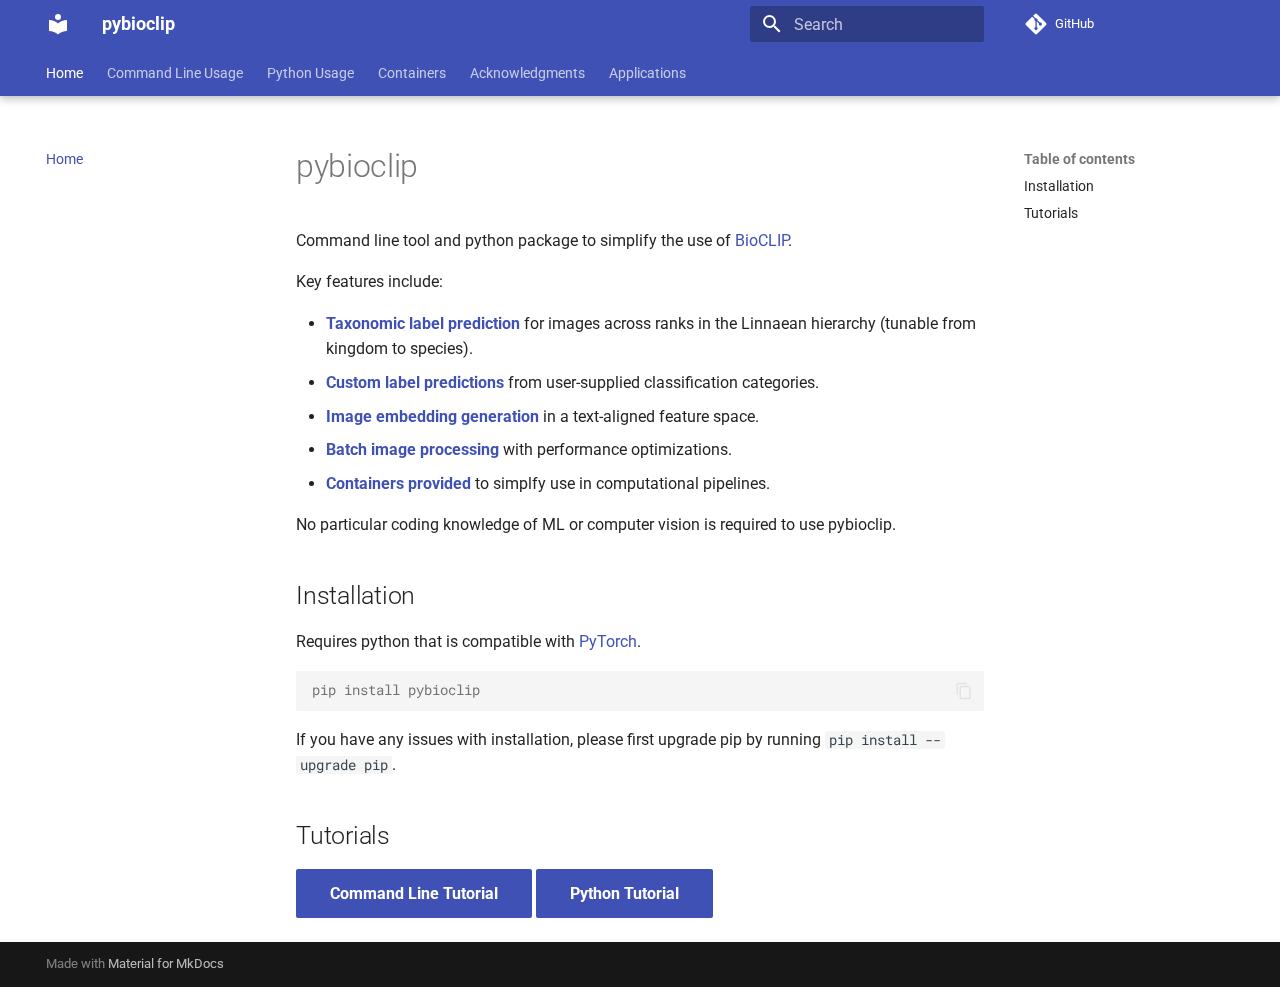
<file: index.html>
<!doctype html>
<html lang="en" class="no-js">
  <head>
    
      <meta charset="utf-8">
      <meta name="viewport" content="width=device-width,initial-scale=1">
      
      
      
      
      
        <link rel="next" href="command-line-tutorial/">
      
      
      <link rel="icon" href="assets/images/favicon.png">
      <meta name="generator" content="mkdocs-1.6.1, mkdocs-material-9.6.11">
    
    
      
        <title>pybioclip</title>
      
    
    
      <link rel="stylesheet" href="assets/stylesheets/main.4af4bdda.min.css">
      
      


    
    
      
    
    
      
        
        
        <link rel="preconnect" href="https://fonts.gstatic.com" crossorigin>
        <link rel="stylesheet" href="https://fonts.googleapis.com/css?family=Roboto:300,300i,400,400i,700,700i%7CRoboto+Mono:400,400i,700,700i&display=fallback">
        <style>:root{--md-text-font:"Roboto";--md-code-font:"Roboto Mono"}</style>
      
    
    
      <link rel="stylesheet" href="assets/_mkdocstrings.css">
    
      <link rel="stylesheet" href="css/mkdocstrings.css">
    
    <script>__md_scope=new URL(".",location),__md_hash=e=>[...e].reduce(((e,_)=>(e<<5)-e+_.charCodeAt(0)),0),__md_get=(e,_=localStorage,t=__md_scope)=>JSON.parse(_.getItem(t.pathname+"."+e)),__md_set=(e,_,t=localStorage,a=__md_scope)=>{try{t.setItem(a.pathname+"."+e,JSON.stringify(_))}catch(e){}}</script>
    
      

    
    
    
  </head>
  
  
    <body dir="ltr">
  
    
    <input class="md-toggle" data-md-toggle="drawer" type="checkbox" id="__drawer" autocomplete="off">
    <input class="md-toggle" data-md-toggle="search" type="checkbox" id="__search" autocomplete="off">
    <label class="md-overlay" for="__drawer"></label>
    <div data-md-component="skip">
      
        
        <a href="#pybioclip" class="md-skip">
          Skip to content
        </a>
      
    </div>
    <div data-md-component="announce">
      
    </div>
    
    
      

  

<header class="md-header md-header--shadow md-header--lifted" data-md-component="header">
  <nav class="md-header__inner md-grid" aria-label="Header">
    <a href="." title="pybioclip" class="md-header__button md-logo" aria-label="pybioclip" data-md-component="logo">
      
  
  <svg xmlns="http://www.w3.org/2000/svg" viewBox="0 0 24 24"><path d="M12 8a3 3 0 0 0 3-3 3 3 0 0 0-3-3 3 3 0 0 0-3 3 3 3 0 0 0 3 3m0 3.54C9.64 9.35 6.5 8 3 8v11c3.5 0 6.64 1.35 9 3.54 2.36-2.19 5.5-3.54 9-3.54V8c-3.5 0-6.64 1.35-9 3.54"/></svg>

    </a>
    <label class="md-header__button md-icon" for="__drawer">
      
      <svg xmlns="http://www.w3.org/2000/svg" viewBox="0 0 24 24"><path d="M3 6h18v2H3zm0 5h18v2H3zm0 5h18v2H3z"/></svg>
    </label>
    <div class="md-header__title" data-md-component="header-title">
      <div class="md-header__ellipsis">
        <div class="md-header__topic">
          <span class="md-ellipsis">
            pybioclip
          </span>
        </div>
        <div class="md-header__topic" data-md-component="header-topic">
          <span class="md-ellipsis">
            
              Home
            
          </span>
        </div>
      </div>
    </div>
    
    
      <script>var palette=__md_get("__palette");if(palette&&palette.color){if("(prefers-color-scheme)"===palette.color.media){var media=matchMedia("(prefers-color-scheme: light)"),input=document.querySelector(media.matches?"[data-md-color-media='(prefers-color-scheme: light)']":"[data-md-color-media='(prefers-color-scheme: dark)']");palette.color.media=input.getAttribute("data-md-color-media"),palette.color.scheme=input.getAttribute("data-md-color-scheme"),palette.color.primary=input.getAttribute("data-md-color-primary"),palette.color.accent=input.getAttribute("data-md-color-accent")}for(var[key,value]of Object.entries(palette.color))document.body.setAttribute("data-md-color-"+key,value)}</script>
    
    
    
      
      
        <label class="md-header__button md-icon" for="__search">
          
          <svg xmlns="http://www.w3.org/2000/svg" viewBox="0 0 24 24"><path d="M9.5 3A6.5 6.5 0 0 1 16 9.5c0 1.61-.59 3.09-1.56 4.23l.27.27h.79l5 5-1.5 1.5-5-5v-.79l-.27-.27A6.52 6.52 0 0 1 9.5 16 6.5 6.5 0 0 1 3 9.5 6.5 6.5 0 0 1 9.5 3m0 2C7 5 5 7 5 9.5S7 14 9.5 14 14 12 14 9.5 12 5 9.5 5"/></svg>
        </label>
        <div class="md-search" data-md-component="search" role="dialog">
  <label class="md-search__overlay" for="__search"></label>
  <div class="md-search__inner" role="search">
    <form class="md-search__form" name="search">
      <input type="text" class="md-search__input" name="query" aria-label="Search" placeholder="Search" autocapitalize="off" autocorrect="off" autocomplete="off" spellcheck="false" data-md-component="search-query" required>
      <label class="md-search__icon md-icon" for="__search">
        
        <svg xmlns="http://www.w3.org/2000/svg" viewBox="0 0 24 24"><path d="M9.5 3A6.5 6.5 0 0 1 16 9.5c0 1.61-.59 3.09-1.56 4.23l.27.27h.79l5 5-1.5 1.5-5-5v-.79l-.27-.27A6.52 6.52 0 0 1 9.5 16 6.5 6.5 0 0 1 3 9.5 6.5 6.5 0 0 1 9.5 3m0 2C7 5 5 7 5 9.5S7 14 9.5 14 14 12 14 9.5 12 5 9.5 5"/></svg>
        
        <svg xmlns="http://www.w3.org/2000/svg" viewBox="0 0 24 24"><path d="M20 11v2H8l5.5 5.5-1.42 1.42L4.16 12l7.92-7.92L13.5 5.5 8 11z"/></svg>
      </label>
      <nav class="md-search__options" aria-label="Search">
        
        <button type="reset" class="md-search__icon md-icon" title="Clear" aria-label="Clear" tabindex="-1">
          
          <svg xmlns="http://www.w3.org/2000/svg" viewBox="0 0 24 24"><path d="M19 6.41 17.59 5 12 10.59 6.41 5 5 6.41 10.59 12 5 17.59 6.41 19 12 13.41 17.59 19 19 17.59 13.41 12z"/></svg>
        </button>
      </nav>
      
    </form>
    <div class="md-search__output">
      <div class="md-search__scrollwrap" tabindex="0" data-md-scrollfix>
        <div class="md-search-result" data-md-component="search-result">
          <div class="md-search-result__meta">
            Initializing search
          </div>
          <ol class="md-search-result__list" role="presentation"></ol>
        </div>
      </div>
    </div>
  </div>
</div>
      
    
    
      <div class="md-header__source">
        <a href="https://github.com/Imageomics/pybioclip" title="Go to repository" class="md-source" data-md-component="source">
  <div class="md-source__icon md-icon">
    
    <svg xmlns="http://www.w3.org/2000/svg" viewBox="0 0 448 512"><!--! Font Awesome Free 6.7.2 by @fontawesome - https://fontawesome.com License - https://fontawesome.com/license/free (Icons: CC BY 4.0, Fonts: SIL OFL 1.1, Code: MIT License) Copyright 2024 Fonticons, Inc.--><path d="M439.55 236.05 244 40.45a28.87 28.87 0 0 0-40.81 0l-40.66 40.63 51.52 51.52c27.06-9.14 52.68 16.77 43.39 43.68l49.66 49.66c34.23-11.8 61.18 31 35.47 56.69-26.49 26.49-70.21-2.87-56-37.34L240.22 199v121.85c25.3 12.54 22.26 41.85 9.08 55a34.34 34.34 0 0 1-48.55 0c-17.57-17.6-11.07-46.91 11.25-56v-123c-20.8-8.51-24.6-30.74-18.64-45L142.57 101 8.45 235.14a28.86 28.86 0 0 0 0 40.81l195.61 195.6a28.86 28.86 0 0 0 40.8 0l194.69-194.69a28.86 28.86 0 0 0 0-40.81"/></svg>
  </div>
  <div class="md-source__repository">
    GitHub
  </div>
</a>
      </div>
    
  </nav>
  
    
      
<nav class="md-tabs" aria-label="Tabs" data-md-component="tabs">
  <div class="md-grid">
    <ul class="md-tabs__list">
      
        
  
  
  
    
  
  
    <li class="md-tabs__item md-tabs__item--active">
      <a href="." class="md-tabs__link">
        
  
  
    
  
  Home

      </a>
    </li>
  

      
        
  
  
  
  
    
    
      <li class="md-tabs__item">
        <a href="command-line-tutorial/" class="md-tabs__link">
          
  
  
  Command Line Usage

        </a>
      </li>
    
  

      
        
  
  
  
  
    
    
      <li class="md-tabs__item">
        <a href="python-tutorial/" class="md-tabs__link">
          
  
  
  Python Usage

        </a>
      </li>
    
  

      
        
  
  
  
  
    
    
      <li class="md-tabs__item">
        <a href="docker/" class="md-tabs__link">
          
  
  
  Containers

        </a>
      </li>
    
  

      
        
  
  
  
  
    <li class="md-tabs__item">
      <a href="acknowledgments/" class="md-tabs__link">
        
  
  
    
  
  Acknowledgments

      </a>
    </li>
  

      
        
  
  
  
  
    
    
      <li class="md-tabs__item">
        <a href="geo-restricted-taxa/" class="md-tabs__link">
          
  
  
  Applications

        </a>
      </li>
    
  

      
    </ul>
  </div>
</nav>
    
  
</header>
    
    <div class="md-container" data-md-component="container">
      
      
        
      
      <main class="md-main" data-md-component="main">
        <div class="md-main__inner md-grid">
          
            
              
              <div class="md-sidebar md-sidebar--primary" data-md-component="sidebar" data-md-type="navigation" >
                <div class="md-sidebar__scrollwrap">
                  <div class="md-sidebar__inner">
                    


  


<nav class="md-nav md-nav--primary md-nav--lifted" aria-label="Navigation" data-md-level="0">
  <label class="md-nav__title" for="__drawer">
    <a href="." title="pybioclip" class="md-nav__button md-logo" aria-label="pybioclip" data-md-component="logo">
      
  
  <svg xmlns="http://www.w3.org/2000/svg" viewBox="0 0 24 24"><path d="M12 8a3 3 0 0 0 3-3 3 3 0 0 0-3-3 3 3 0 0 0-3 3 3 3 0 0 0 3 3m0 3.54C9.64 9.35 6.5 8 3 8v11c3.5 0 6.64 1.35 9 3.54 2.36-2.19 5.5-3.54 9-3.54V8c-3.5 0-6.64 1.35-9 3.54"/></svg>

    </a>
    pybioclip
  </label>
  
    <div class="md-nav__source">
      <a href="https://github.com/Imageomics/pybioclip" title="Go to repository" class="md-source" data-md-component="source">
  <div class="md-source__icon md-icon">
    
    <svg xmlns="http://www.w3.org/2000/svg" viewBox="0 0 448 512"><!--! Font Awesome Free 6.7.2 by @fontawesome - https://fontawesome.com License - https://fontawesome.com/license/free (Icons: CC BY 4.0, Fonts: SIL OFL 1.1, Code: MIT License) Copyright 2024 Fonticons, Inc.--><path d="M439.55 236.05 244 40.45a28.87 28.87 0 0 0-40.81 0l-40.66 40.63 51.52 51.52c27.06-9.14 52.68 16.77 43.39 43.68l49.66 49.66c34.23-11.8 61.18 31 35.47 56.69-26.49 26.49-70.21-2.87-56-37.34L240.22 199v121.85c25.3 12.54 22.26 41.85 9.08 55a34.34 34.34 0 0 1-48.55 0c-17.57-17.6-11.07-46.91 11.25-56v-123c-20.8-8.51-24.6-30.74-18.64-45L142.57 101 8.45 235.14a28.86 28.86 0 0 0 0 40.81l195.61 195.6a28.86 28.86 0 0 0 40.8 0l194.69-194.69a28.86 28.86 0 0 0 0-40.81"/></svg>
  </div>
  <div class="md-source__repository">
    GitHub
  </div>
</a>
    </div>
  
  <ul class="md-nav__list" data-md-scrollfix>
    
      
      
  
  
    
  
  
  
    <li class="md-nav__item md-nav__item--active">
      
      <input class="md-nav__toggle md-toggle" type="checkbox" id="__toc">
      
      
        
      
      
        <label class="md-nav__link md-nav__link--active" for="__toc">
          
  
  
  <span class="md-ellipsis">
    Home
    
  </span>
  

          <span class="md-nav__icon md-icon"></span>
        </label>
      
      <a href="." class="md-nav__link md-nav__link--active">
        
  
  
  <span class="md-ellipsis">
    Home
    
  </span>
  

      </a>
      
        

<nav class="md-nav md-nav--secondary" aria-label="Table of contents">
  
  
  
    
  
  
    <label class="md-nav__title" for="__toc">
      <span class="md-nav__icon md-icon"></span>
      Table of contents
    </label>
    <ul class="md-nav__list" data-md-component="toc" data-md-scrollfix>
      
        <li class="md-nav__item">
  <a href="#installation" class="md-nav__link">
    <span class="md-ellipsis">
      Installation
    </span>
  </a>
  
</li>
      
        <li class="md-nav__item">
  <a href="#tutorials" class="md-nav__link">
    <span class="md-ellipsis">
      Tutorials
    </span>
  </a>
  
</li>
      
    </ul>
  
</nav>
      
    </li>
  

    
      
      
  
  
  
  
    
    
    
    
      
      
    
    
    <li class="md-nav__item md-nav__item--nested">
      
        
        
        <input class="md-nav__toggle md-toggle " type="checkbox" id="__nav_2" >
        
          
          <label class="md-nav__link" for="__nav_2" id="__nav_2_label" tabindex="0">
            
  
  
  <span class="md-ellipsis">
    Command Line Usage
    
  </span>
  

            <span class="md-nav__icon md-icon"></span>
          </label>
        
        <nav class="md-nav" data-md-level="1" aria-labelledby="__nav_2_label" aria-expanded="false">
          <label class="md-nav__title" for="__nav_2">
            <span class="md-nav__icon md-icon"></span>
            Command Line Usage
          </label>
          <ul class="md-nav__list" data-md-scrollfix>
            
              
                
  
  
  
  
    <li class="md-nav__item">
      <a href="command-line-tutorial/" class="md-nav__link">
        
  
  
  <span class="md-ellipsis">
    Tutorial
    
  </span>
  

      </a>
    </li>
  

              
            
              
                
  
  
  
  
    <li class="md-nav__item">
      <a href="command-line-help/" class="md-nav__link">
        
  
  
  <span class="md-ellipsis">
    Help
    
  </span>
  

      </a>
    </li>
  

              
            
          </ul>
        </nav>
      
    </li>
  

    
      
      
  
  
  
  
    
    
    
    
      
      
    
    
    <li class="md-nav__item md-nav__item--nested">
      
        
        
        <input class="md-nav__toggle md-toggle " type="checkbox" id="__nav_3" >
        
          
          <label class="md-nav__link" for="__nav_3" id="__nav_3_label" tabindex="0">
            
  
  
  <span class="md-ellipsis">
    Python Usage
    
  </span>
  

            <span class="md-nav__icon md-icon"></span>
          </label>
        
        <nav class="md-nav" data-md-level="1" aria-labelledby="__nav_3_label" aria-expanded="false">
          <label class="md-nav__title" for="__nav_3">
            <span class="md-nav__icon md-icon"></span>
            Python Usage
          </label>
          <ul class="md-nav__list" data-md-scrollfix>
            
              
                
  
  
  
  
    <li class="md-nav__item">
      <a href="python-tutorial/" class="md-nav__link">
        
  
  
  <span class="md-ellipsis">
    Tutorial
    
  </span>
  

      </a>
    </li>
  

              
            
              
                
  
  
  
  
    <li class="md-nav__item">
      <a href="python-api/" class="md-nav__link">
        
  
  
  <span class="md-ellipsis">
    API
    
  </span>
  

      </a>
    </li>
  

              
            
          </ul>
        </nav>
      
    </li>
  

    
      
      
  
  
  
  
    
    
    
    
      
      
    
    
    <li class="md-nav__item md-nav__item--nested">
      
        
        
        <input class="md-nav__toggle md-toggle " type="checkbox" id="__nav_4" >
        
          
          <label class="md-nav__link" for="__nav_4" id="__nav_4_label" tabindex="0">
            
  
  
  <span class="md-ellipsis">
    Containers
    
  </span>
  

            <span class="md-nav__icon md-icon"></span>
          </label>
        
        <nav class="md-nav" data-md-level="1" aria-labelledby="__nav_4_label" aria-expanded="false">
          <label class="md-nav__title" for="__nav_4">
            <span class="md-nav__icon md-icon"></span>
            Containers
          </label>
          <ul class="md-nav__list" data-md-scrollfix>
            
              
                
  
  
  
  
    <li class="md-nav__item">
      <a href="docker/" class="md-nav__link">
        
  
  
  <span class="md-ellipsis">
    Docker
    
  </span>
  

      </a>
    </li>
  

              
            
              
                
  
  
  
  
    <li class="md-nav__item">
      <a href="apptainer/" class="md-nav__link">
        
  
  
  <span class="md-ellipsis">
    Apptainer/Singularity
    
  </span>
  

      </a>
    </li>
  

              
            
          </ul>
        </nav>
      
    </li>
  

    
      
      
  
  
  
  
    <li class="md-nav__item">
      <a href="acknowledgments/" class="md-nav__link">
        
  
  
  <span class="md-ellipsis">
    Acknowledgments
    
  </span>
  

      </a>
    </li>
  

    
      
      
  
  
  
  
    
    
    
    
      
      
    
    
    <li class="md-nav__item md-nav__item--nested">
      
        
        
        <input class="md-nav__toggle md-toggle " type="checkbox" id="__nav_6" >
        
          
          <label class="md-nav__link" for="__nav_6" id="__nav_6_label" tabindex="0">
            
  
  
  <span class="md-ellipsis">
    Applications
    
  </span>
  

            <span class="md-nav__icon md-icon"></span>
          </label>
        
        <nav class="md-nav" data-md-level="1" aria-labelledby="__nav_6_label" aria-expanded="false">
          <label class="md-nav__title" for="__nav_6">
            <span class="md-nav__icon md-icon"></span>
            Applications
          </label>
          <ul class="md-nav__list" data-md-scrollfix>
            
              
                
  
  
  
  
    <li class="md-nav__item">
      <a href="geo-restricted-taxa/" class="md-nav__link">
        
  
  
  <span class="md-ellipsis">
    Geo-Restricted Taxon List Predictions
    
  </span>
  

      </a>
    </li>
  

              
            
          </ul>
        </nav>
      
    </li>
  

    
  </ul>
</nav>
                  </div>
                </div>
              </div>
            
            
              
              <div class="md-sidebar md-sidebar--secondary" data-md-component="sidebar" data-md-type="toc" >
                <div class="md-sidebar__scrollwrap">
                  <div class="md-sidebar__inner">
                    

<nav class="md-nav md-nav--secondary" aria-label="Table of contents">
  
  
  
    
  
  
    <label class="md-nav__title" for="__toc">
      <span class="md-nav__icon md-icon"></span>
      Table of contents
    </label>
    <ul class="md-nav__list" data-md-component="toc" data-md-scrollfix>
      
        <li class="md-nav__item">
  <a href="#installation" class="md-nav__link">
    <span class="md-ellipsis">
      Installation
    </span>
  </a>
  
</li>
      
        <li class="md-nav__item">
  <a href="#tutorials" class="md-nav__link">
    <span class="md-ellipsis">
      Tutorials
    </span>
  </a>
  
</li>
      
    </ul>
  
</nav>
                  </div>
                </div>
              </div>
            
          
          
            <div class="md-content" data-md-component="content">
              <article class="md-content__inner md-typeset">
                
                  


  
  


<h1 id="pybioclip">pybioclip</h1>
<p>Command line tool and python package to simplify the use of <a href="https://imageomics.github.io/bioclip/">BioCLIP</a>.</p>
<p>Key features include:</p>
<ul>
<li><a href="command-line-tutorial/#predict-species-for-an-image"><strong>Taxonomic label prediction</strong></a> for images across ranks in the Linnaean hierarchy (tunable from kingdom to species).</li>
<li><a href="command-line-tutorial/#predict-from-a-list-of-classes"><strong>Custom label predictions</strong></a> from user-supplied classification categories.</li>
<li><a href="command-line-tutorial/#create-embedding-for-an-image"><strong>Image embedding generation</strong></a> in a text-aligned feature space.</li>
<li><a href="command-line-tutorial/#predict-species-for-multiple-images-saving-to-a-file"><strong>Batch image processing</strong></a> with performance optimizations.</li>
<li><a href="docker/"><strong>Containers provided</strong></a> to simplfy use in computational pipelines.</li>
</ul>
<p>No particular coding knowledge of ML or computer vision is required to use pybioclip.</p>
<h2 id="installation">Installation</h2>
<p>Requires python that is compatible with <a href="https://pytorch.org/get-started/locally/#linux-python">PyTorch</a>.</p>
<p><div class="highlight"><pre><span></span><code><span class="go">pip install pybioclip</span>
</code></pre></div>
If you have any issues with installation, please first upgrade pip by running <code>pip install --upgrade pip</code>.</p>
<h2 id="tutorials">Tutorials</h2>
<p><a class="md-button md-button--primary" href="command-line-tutorial/">Command Line Tutorial</a> <a class="md-button md-button--primary" href="python-tutorial/">Python Tutorial</a></p>












                
              </article>
            </div>
          
          
<script>var target=document.getElementById(location.hash.slice(1));target&&target.name&&(target.checked=target.name.startsWith("__tabbed_"))</script>
        </div>
        
      </main>
      
        <footer class="md-footer">
  
  <div class="md-footer-meta md-typeset">
    <div class="md-footer-meta__inner md-grid">
      <div class="md-copyright">
  
  
    Made with
    <a href="https://squidfunk.github.io/mkdocs-material/" target="_blank" rel="noopener">
      Material for MkDocs
    </a>
  
</div>
      
    </div>
  </div>
</footer>
      
    </div>
    <div class="md-dialog" data-md-component="dialog">
      <div class="md-dialog__inner md-typeset"></div>
    </div>
    
    
    
      
      <script id="__config" type="application/json">{"base": ".", "features": ["navigation.tabs", "navigation.tabs.sticky", "content.code.copy", "content.code.annotate"], "search": "assets/javascripts/workers/search.f8cc74c7.min.js", "tags": null, "translations": {"clipboard.copied": "Copied to clipboard", "clipboard.copy": "Copy to clipboard", "search.result.more.one": "1 more on this page", "search.result.more.other": "# more on this page", "search.result.none": "No matching documents", "search.result.one": "1 matching document", "search.result.other": "# matching documents", "search.result.placeholder": "Type to start searching", "search.result.term.missing": "Missing", "select.version": "Select version"}, "version": null}</script>
    
    
      <script src="assets/javascripts/bundle.c8b220af.min.js"></script>
      
    
  </body>
</html>
</file>
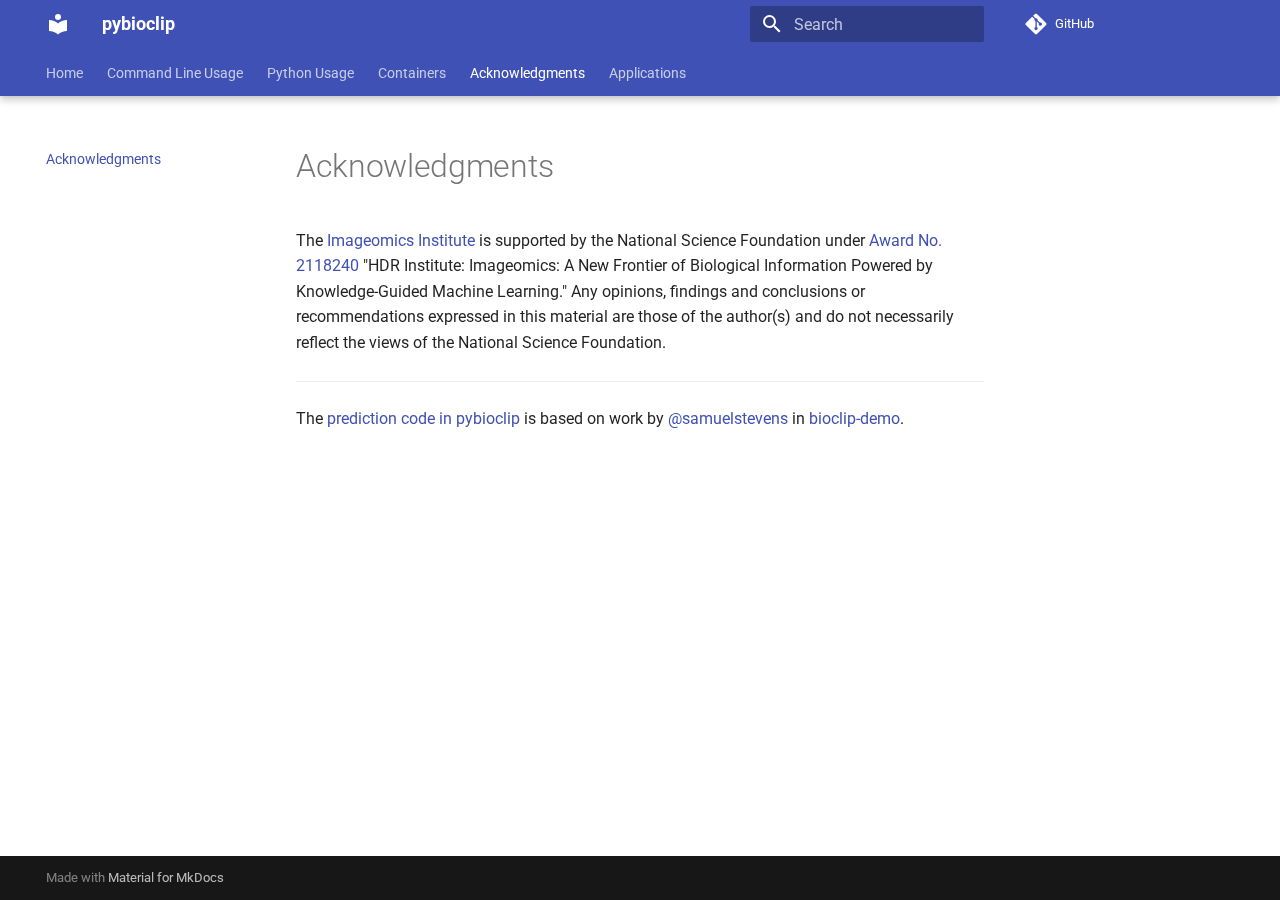
<file: acknowledgments/index.html>
<!doctype html>
<html lang="en" class="no-js">
  <head>
    
      <meta charset="utf-8">
      <meta name="viewport" content="width=device-width,initial-scale=1">
      
      
      
      
        <link rel="prev" href="../apptainer/">
      
      
        <link rel="next" href="../geo-restricted-taxa/">
      
      
      <link rel="icon" href="../assets/images/favicon.png">
      <meta name="generator" content="mkdocs-1.6.1, mkdocs-material-9.6.11">
    
    
      
        <title>Acknowledgments - pybioclip</title>
      
    
    
      <link rel="stylesheet" href="../assets/stylesheets/main.4af4bdda.min.css">
      
      


    
    
      
    
    
      
        
        
        <link rel="preconnect" href="https://fonts.gstatic.com" crossorigin>
        <link rel="stylesheet" href="https://fonts.googleapis.com/css?family=Roboto:300,300i,400,400i,700,700i%7CRoboto+Mono:400,400i,700,700i&display=fallback">
        <style>:root{--md-text-font:"Roboto";--md-code-font:"Roboto Mono"}</style>
      
    
    
      <link rel="stylesheet" href="../assets/_mkdocstrings.css">
    
      <link rel="stylesheet" href="../css/mkdocstrings.css">
    
    <script>__md_scope=new URL("..",location),__md_hash=e=>[...e].reduce(((e,_)=>(e<<5)-e+_.charCodeAt(0)),0),__md_get=(e,_=localStorage,t=__md_scope)=>JSON.parse(_.getItem(t.pathname+"."+e)),__md_set=(e,_,t=localStorage,a=__md_scope)=>{try{t.setItem(a.pathname+"."+e,JSON.stringify(_))}catch(e){}}</script>
    
      

    
    
    
  </head>
  
  
    <body dir="ltr">
  
    
    <input class="md-toggle" data-md-toggle="drawer" type="checkbox" id="__drawer" autocomplete="off">
    <input class="md-toggle" data-md-toggle="search" type="checkbox" id="__search" autocomplete="off">
    <label class="md-overlay" for="__drawer"></label>
    <div data-md-component="skip">
      
        
        <a href="#acknowledgments" class="md-skip">
          Skip to content
        </a>
      
    </div>
    <div data-md-component="announce">
      
    </div>
    
    
      

  

<header class="md-header md-header--shadow md-header--lifted" data-md-component="header">
  <nav class="md-header__inner md-grid" aria-label="Header">
    <a href=".." title="pybioclip" class="md-header__button md-logo" aria-label="pybioclip" data-md-component="logo">
      
  
  <svg xmlns="http://www.w3.org/2000/svg" viewBox="0 0 24 24"><path d="M12 8a3 3 0 0 0 3-3 3 3 0 0 0-3-3 3 3 0 0 0-3 3 3 3 0 0 0 3 3m0 3.54C9.64 9.35 6.5 8 3 8v11c3.5 0 6.64 1.35 9 3.54 2.36-2.19 5.5-3.54 9-3.54V8c-3.5 0-6.64 1.35-9 3.54"/></svg>

    </a>
    <label class="md-header__button md-icon" for="__drawer">
      
      <svg xmlns="http://www.w3.org/2000/svg" viewBox="0 0 24 24"><path d="M3 6h18v2H3zm0 5h18v2H3zm0 5h18v2H3z"/></svg>
    </label>
    <div class="md-header__title" data-md-component="header-title">
      <div class="md-header__ellipsis">
        <div class="md-header__topic">
          <span class="md-ellipsis">
            pybioclip
          </span>
        </div>
        <div class="md-header__topic" data-md-component="header-topic">
          <span class="md-ellipsis">
            
              Acknowledgments
            
          </span>
        </div>
      </div>
    </div>
    
    
      <script>var palette=__md_get("__palette");if(palette&&palette.color){if("(prefers-color-scheme)"===palette.color.media){var media=matchMedia("(prefers-color-scheme: light)"),input=document.querySelector(media.matches?"[data-md-color-media='(prefers-color-scheme: light)']":"[data-md-color-media='(prefers-color-scheme: dark)']");palette.color.media=input.getAttribute("data-md-color-media"),palette.color.scheme=input.getAttribute("data-md-color-scheme"),palette.color.primary=input.getAttribute("data-md-color-primary"),palette.color.accent=input.getAttribute("data-md-color-accent")}for(var[key,value]of Object.entries(palette.color))document.body.setAttribute("data-md-color-"+key,value)}</script>
    
    
    
      
      
        <label class="md-header__button md-icon" for="__search">
          
          <svg xmlns="http://www.w3.org/2000/svg" viewBox="0 0 24 24"><path d="M9.5 3A6.5 6.5 0 0 1 16 9.5c0 1.61-.59 3.09-1.56 4.23l.27.27h.79l5 5-1.5 1.5-5-5v-.79l-.27-.27A6.52 6.52 0 0 1 9.5 16 6.5 6.5 0 0 1 3 9.5 6.5 6.5 0 0 1 9.5 3m0 2C7 5 5 7 5 9.5S7 14 9.5 14 14 12 14 9.5 12 5 9.5 5"/></svg>
        </label>
        <div class="md-search" data-md-component="search" role="dialog">
  <label class="md-search__overlay" for="__search"></label>
  <div class="md-search__inner" role="search">
    <form class="md-search__form" name="search">
      <input type="text" class="md-search__input" name="query" aria-label="Search" placeholder="Search" autocapitalize="off" autocorrect="off" autocomplete="off" spellcheck="false" data-md-component="search-query" required>
      <label class="md-search__icon md-icon" for="__search">
        
        <svg xmlns="http://www.w3.org/2000/svg" viewBox="0 0 24 24"><path d="M9.5 3A6.5 6.5 0 0 1 16 9.5c0 1.61-.59 3.09-1.56 4.23l.27.27h.79l5 5-1.5 1.5-5-5v-.79l-.27-.27A6.52 6.52 0 0 1 9.5 16 6.5 6.5 0 0 1 3 9.5 6.5 6.5 0 0 1 9.5 3m0 2C7 5 5 7 5 9.5S7 14 9.5 14 14 12 14 9.5 12 5 9.5 5"/></svg>
        
        <svg xmlns="http://www.w3.org/2000/svg" viewBox="0 0 24 24"><path d="M20 11v2H8l5.5 5.5-1.42 1.42L4.16 12l7.92-7.92L13.5 5.5 8 11z"/></svg>
      </label>
      <nav class="md-search__options" aria-label="Search">
        
        <button type="reset" class="md-search__icon md-icon" title="Clear" aria-label="Clear" tabindex="-1">
          
          <svg xmlns="http://www.w3.org/2000/svg" viewBox="0 0 24 24"><path d="M19 6.41 17.59 5 12 10.59 6.41 5 5 6.41 10.59 12 5 17.59 6.41 19 12 13.41 17.59 19 19 17.59 13.41 12z"/></svg>
        </button>
      </nav>
      
    </form>
    <div class="md-search__output">
      <div class="md-search__scrollwrap" tabindex="0" data-md-scrollfix>
        <div class="md-search-result" data-md-component="search-result">
          <div class="md-search-result__meta">
            Initializing search
          </div>
          <ol class="md-search-result__list" role="presentation"></ol>
        </div>
      </div>
    </div>
  </div>
</div>
      
    
    
      <div class="md-header__source">
        <a href="https://github.com/Imageomics/pybioclip" title="Go to repository" class="md-source" data-md-component="source">
  <div class="md-source__icon md-icon">
    
    <svg xmlns="http://www.w3.org/2000/svg" viewBox="0 0 448 512"><!--! Font Awesome Free 6.7.2 by @fontawesome - https://fontawesome.com License - https://fontawesome.com/license/free (Icons: CC BY 4.0, Fonts: SIL OFL 1.1, Code: MIT License) Copyright 2024 Fonticons, Inc.--><path d="M439.55 236.05 244 40.45a28.87 28.87 0 0 0-40.81 0l-40.66 40.63 51.52 51.52c27.06-9.14 52.68 16.77 43.39 43.68l49.66 49.66c34.23-11.8 61.18 31 35.47 56.69-26.49 26.49-70.21-2.87-56-37.34L240.22 199v121.85c25.3 12.54 22.26 41.85 9.08 55a34.34 34.34 0 0 1-48.55 0c-17.57-17.6-11.07-46.91 11.25-56v-123c-20.8-8.51-24.6-30.74-18.64-45L142.57 101 8.45 235.14a28.86 28.86 0 0 0 0 40.81l195.61 195.6a28.86 28.86 0 0 0 40.8 0l194.69-194.69a28.86 28.86 0 0 0 0-40.81"/></svg>
  </div>
  <div class="md-source__repository">
    GitHub
  </div>
</a>
      </div>
    
  </nav>
  
    
      
<nav class="md-tabs" aria-label="Tabs" data-md-component="tabs">
  <div class="md-grid">
    <ul class="md-tabs__list">
      
        
  
  
  
  
    <li class="md-tabs__item">
      <a href=".." class="md-tabs__link">
        
  
  
    
  
  Home

      </a>
    </li>
  

      
        
  
  
  
  
    
    
      <li class="md-tabs__item">
        <a href="../command-line-tutorial/" class="md-tabs__link">
          
  
  
  Command Line Usage

        </a>
      </li>
    
  

      
        
  
  
  
  
    
    
      <li class="md-tabs__item">
        <a href="../python-tutorial/" class="md-tabs__link">
          
  
  
  Python Usage

        </a>
      </li>
    
  

      
        
  
  
  
  
    
    
      <li class="md-tabs__item">
        <a href="../docker/" class="md-tabs__link">
          
  
  
  Containers

        </a>
      </li>
    
  

      
        
  
  
  
    
  
  
    <li class="md-tabs__item md-tabs__item--active">
      <a href="./" class="md-tabs__link">
        
  
  
    
  
  Acknowledgments

      </a>
    </li>
  

      
        
  
  
  
  
    
    
      <li class="md-tabs__item">
        <a href="../geo-restricted-taxa/" class="md-tabs__link">
          
  
  
  Applications

        </a>
      </li>
    
  

      
    </ul>
  </div>
</nav>
    
  
</header>
    
    <div class="md-container" data-md-component="container">
      
      
        
      
      <main class="md-main" data-md-component="main">
        <div class="md-main__inner md-grid">
          
            
              
              <div class="md-sidebar md-sidebar--primary" data-md-component="sidebar" data-md-type="navigation" >
                <div class="md-sidebar__scrollwrap">
                  <div class="md-sidebar__inner">
                    


  


<nav class="md-nav md-nav--primary md-nav--lifted" aria-label="Navigation" data-md-level="0">
  <label class="md-nav__title" for="__drawer">
    <a href=".." title="pybioclip" class="md-nav__button md-logo" aria-label="pybioclip" data-md-component="logo">
      
  
  <svg xmlns="http://www.w3.org/2000/svg" viewBox="0 0 24 24"><path d="M12 8a3 3 0 0 0 3-3 3 3 0 0 0-3-3 3 3 0 0 0-3 3 3 3 0 0 0 3 3m0 3.54C9.64 9.35 6.5 8 3 8v11c3.5 0 6.64 1.35 9 3.54 2.36-2.19 5.5-3.54 9-3.54V8c-3.5 0-6.64 1.35-9 3.54"/></svg>

    </a>
    pybioclip
  </label>
  
    <div class="md-nav__source">
      <a href="https://github.com/Imageomics/pybioclip" title="Go to repository" class="md-source" data-md-component="source">
  <div class="md-source__icon md-icon">
    
    <svg xmlns="http://www.w3.org/2000/svg" viewBox="0 0 448 512"><!--! Font Awesome Free 6.7.2 by @fontawesome - https://fontawesome.com License - https://fontawesome.com/license/free (Icons: CC BY 4.0, Fonts: SIL OFL 1.1, Code: MIT License) Copyright 2024 Fonticons, Inc.--><path d="M439.55 236.05 244 40.45a28.87 28.87 0 0 0-40.81 0l-40.66 40.63 51.52 51.52c27.06-9.14 52.68 16.77 43.39 43.68l49.66 49.66c34.23-11.8 61.18 31 35.47 56.69-26.49 26.49-70.21-2.87-56-37.34L240.22 199v121.85c25.3 12.54 22.26 41.85 9.08 55a34.34 34.34 0 0 1-48.55 0c-17.57-17.6-11.07-46.91 11.25-56v-123c-20.8-8.51-24.6-30.74-18.64-45L142.57 101 8.45 235.14a28.86 28.86 0 0 0 0 40.81l195.61 195.6a28.86 28.86 0 0 0 40.8 0l194.69-194.69a28.86 28.86 0 0 0 0-40.81"/></svg>
  </div>
  <div class="md-source__repository">
    GitHub
  </div>
</a>
    </div>
  
  <ul class="md-nav__list" data-md-scrollfix>
    
      
      
  
  
  
  
    <li class="md-nav__item">
      <a href=".." class="md-nav__link">
        
  
  
  <span class="md-ellipsis">
    Home
    
  </span>
  

      </a>
    </li>
  

    
      
      
  
  
  
  
    
    
    
    
      
      
    
    
    <li class="md-nav__item md-nav__item--nested">
      
        
        
        <input class="md-nav__toggle md-toggle " type="checkbox" id="__nav_2" >
        
          
          <label class="md-nav__link" for="__nav_2" id="__nav_2_label" tabindex="0">
            
  
  
  <span class="md-ellipsis">
    Command Line Usage
    
  </span>
  

            <span class="md-nav__icon md-icon"></span>
          </label>
        
        <nav class="md-nav" data-md-level="1" aria-labelledby="__nav_2_label" aria-expanded="false">
          <label class="md-nav__title" for="__nav_2">
            <span class="md-nav__icon md-icon"></span>
            Command Line Usage
          </label>
          <ul class="md-nav__list" data-md-scrollfix>
            
              
                
  
  
  
  
    <li class="md-nav__item">
      <a href="../command-line-tutorial/" class="md-nav__link">
        
  
  
  <span class="md-ellipsis">
    Tutorial
    
  </span>
  

      </a>
    </li>
  

              
            
              
                
  
  
  
  
    <li class="md-nav__item">
      <a href="../command-line-help/" class="md-nav__link">
        
  
  
  <span class="md-ellipsis">
    Help
    
  </span>
  

      </a>
    </li>
  

              
            
          </ul>
        </nav>
      
    </li>
  

    
      
      
  
  
  
  
    
    
    
    
      
      
    
    
    <li class="md-nav__item md-nav__item--nested">
      
        
        
        <input class="md-nav__toggle md-toggle " type="checkbox" id="__nav_3" >
        
          
          <label class="md-nav__link" for="__nav_3" id="__nav_3_label" tabindex="0">
            
  
  
  <span class="md-ellipsis">
    Python Usage
    
  </span>
  

            <span class="md-nav__icon md-icon"></span>
          </label>
        
        <nav class="md-nav" data-md-level="1" aria-labelledby="__nav_3_label" aria-expanded="false">
          <label class="md-nav__title" for="__nav_3">
            <span class="md-nav__icon md-icon"></span>
            Python Usage
          </label>
          <ul class="md-nav__list" data-md-scrollfix>
            
              
                
  
  
  
  
    <li class="md-nav__item">
      <a href="../python-tutorial/" class="md-nav__link">
        
  
  
  <span class="md-ellipsis">
    Tutorial
    
  </span>
  

      </a>
    </li>
  

              
            
              
                
  
  
  
  
    <li class="md-nav__item">
      <a href="../python-api/" class="md-nav__link">
        
  
  
  <span class="md-ellipsis">
    API
    
  </span>
  

      </a>
    </li>
  

              
            
          </ul>
        </nav>
      
    </li>
  

    
      
      
  
  
  
  
    
    
    
    
      
      
    
    
    <li class="md-nav__item md-nav__item--nested">
      
        
        
        <input class="md-nav__toggle md-toggle " type="checkbox" id="__nav_4" >
        
          
          <label class="md-nav__link" for="__nav_4" id="__nav_4_label" tabindex="0">
            
  
  
  <span class="md-ellipsis">
    Containers
    
  </span>
  

            <span class="md-nav__icon md-icon"></span>
          </label>
        
        <nav class="md-nav" data-md-level="1" aria-labelledby="__nav_4_label" aria-expanded="false">
          <label class="md-nav__title" for="__nav_4">
            <span class="md-nav__icon md-icon"></span>
            Containers
          </label>
          <ul class="md-nav__list" data-md-scrollfix>
            
              
                
  
  
  
  
    <li class="md-nav__item">
      <a href="../docker/" class="md-nav__link">
        
  
  
  <span class="md-ellipsis">
    Docker
    
  </span>
  

      </a>
    </li>
  

              
            
              
                
  
  
  
  
    <li class="md-nav__item">
      <a href="../apptainer/" class="md-nav__link">
        
  
  
  <span class="md-ellipsis">
    Apptainer/Singularity
    
  </span>
  

      </a>
    </li>
  

              
            
          </ul>
        </nav>
      
    </li>
  

    
      
      
  
  
    
  
  
  
    <li class="md-nav__item md-nav__item--active">
      
      <input class="md-nav__toggle md-toggle" type="checkbox" id="__toc">
      
      
        
      
      
      <a href="./" class="md-nav__link md-nav__link--active">
        
  
  
  <span class="md-ellipsis">
    Acknowledgments
    
  </span>
  

      </a>
      
    </li>
  

    
      
      
  
  
  
  
    
    
    
    
      
      
    
    
    <li class="md-nav__item md-nav__item--nested">
      
        
        
        <input class="md-nav__toggle md-toggle " type="checkbox" id="__nav_6" >
        
          
          <label class="md-nav__link" for="__nav_6" id="__nav_6_label" tabindex="0">
            
  
  
  <span class="md-ellipsis">
    Applications
    
  </span>
  

            <span class="md-nav__icon md-icon"></span>
          </label>
        
        <nav class="md-nav" data-md-level="1" aria-labelledby="__nav_6_label" aria-expanded="false">
          <label class="md-nav__title" for="__nav_6">
            <span class="md-nav__icon md-icon"></span>
            Applications
          </label>
          <ul class="md-nav__list" data-md-scrollfix>
            
              
                
  
  
  
  
    <li class="md-nav__item">
      <a href="../geo-restricted-taxa/" class="md-nav__link">
        
  
  
  <span class="md-ellipsis">
    Geo-Restricted Taxon List Predictions
    
  </span>
  

      </a>
    </li>
  

              
            
          </ul>
        </nav>
      
    </li>
  

    
  </ul>
</nav>
                  </div>
                </div>
              </div>
            
            
              
              <div class="md-sidebar md-sidebar--secondary" data-md-component="sidebar" data-md-type="toc" >
                <div class="md-sidebar__scrollwrap">
                  <div class="md-sidebar__inner">
                    

<nav class="md-nav md-nav--secondary" aria-label="Table of contents">
  
  
  
    
  
  
</nav>
                  </div>
                </div>
              </div>
            
          
          
            <div class="md-content" data-md-component="content">
              <article class="md-content__inner md-typeset">
                
                  


  
  


<h1 id="acknowledgments">Acknowledgments</h1>
<p>The <a href="https://imageomics.org/">Imageomics Institute</a> is supported by the National Science Foundation under <a href="https://www.nsf.gov/awardsearch/showAward?AWD_ID=2118240">Award No. 2118240</a> "HDR Institute: Imageomics: A New Frontier of Biological Information Powered by Knowledge-Guided Machine Learning." Any opinions, findings and conclusions or recommendations expressed in this material are those of the author(s) and do not necessarily reflect the views of the National Science Foundation.</p>
<hr />
<p>The <a href="https://github.com/Imageomics/pybioclip/blob/main/src/bioclip/predict.py">prediction code in pybioclip</a> is based on work by <a href="https://github.com/samuelstevens">@samuelstevens</a> in <a href="https://huggingface.co/spaces/imageomics/bioclip-demo/tree/ef075807a55687b320427196ac1662b9383f988f">bioclip-demo</a>.</p>












                
              </article>
            </div>
          
          
<script>var target=document.getElementById(location.hash.slice(1));target&&target.name&&(target.checked=target.name.startsWith("__tabbed_"))</script>
        </div>
        
      </main>
      
        <footer class="md-footer">
  
  <div class="md-footer-meta md-typeset">
    <div class="md-footer-meta__inner md-grid">
      <div class="md-copyright">
  
  
    Made with
    <a href="https://squidfunk.github.io/mkdocs-material/" target="_blank" rel="noopener">
      Material for MkDocs
    </a>
  
</div>
      
    </div>
  </div>
</footer>
      
    </div>
    <div class="md-dialog" data-md-component="dialog">
      <div class="md-dialog__inner md-typeset"></div>
    </div>
    
    
    
      
      <script id="__config" type="application/json">{"base": "..", "features": ["navigation.tabs", "navigation.tabs.sticky", "content.code.copy", "content.code.annotate"], "search": "../assets/javascripts/workers/search.f8cc74c7.min.js", "tags": null, "translations": {"clipboard.copied": "Copied to clipboard", "clipboard.copy": "Copy to clipboard", "search.result.more.one": "1 more on this page", "search.result.more.other": "# more on this page", "search.result.none": "No matching documents", "search.result.one": "1 matching document", "search.result.other": "# matching documents", "search.result.placeholder": "Type to start searching", "search.result.term.missing": "Missing", "select.version": "Select version"}, "version": null}</script>
    
    
      <script src="../assets/javascripts/bundle.c8b220af.min.js"></script>
      
    
  </body>
</html>
</file>
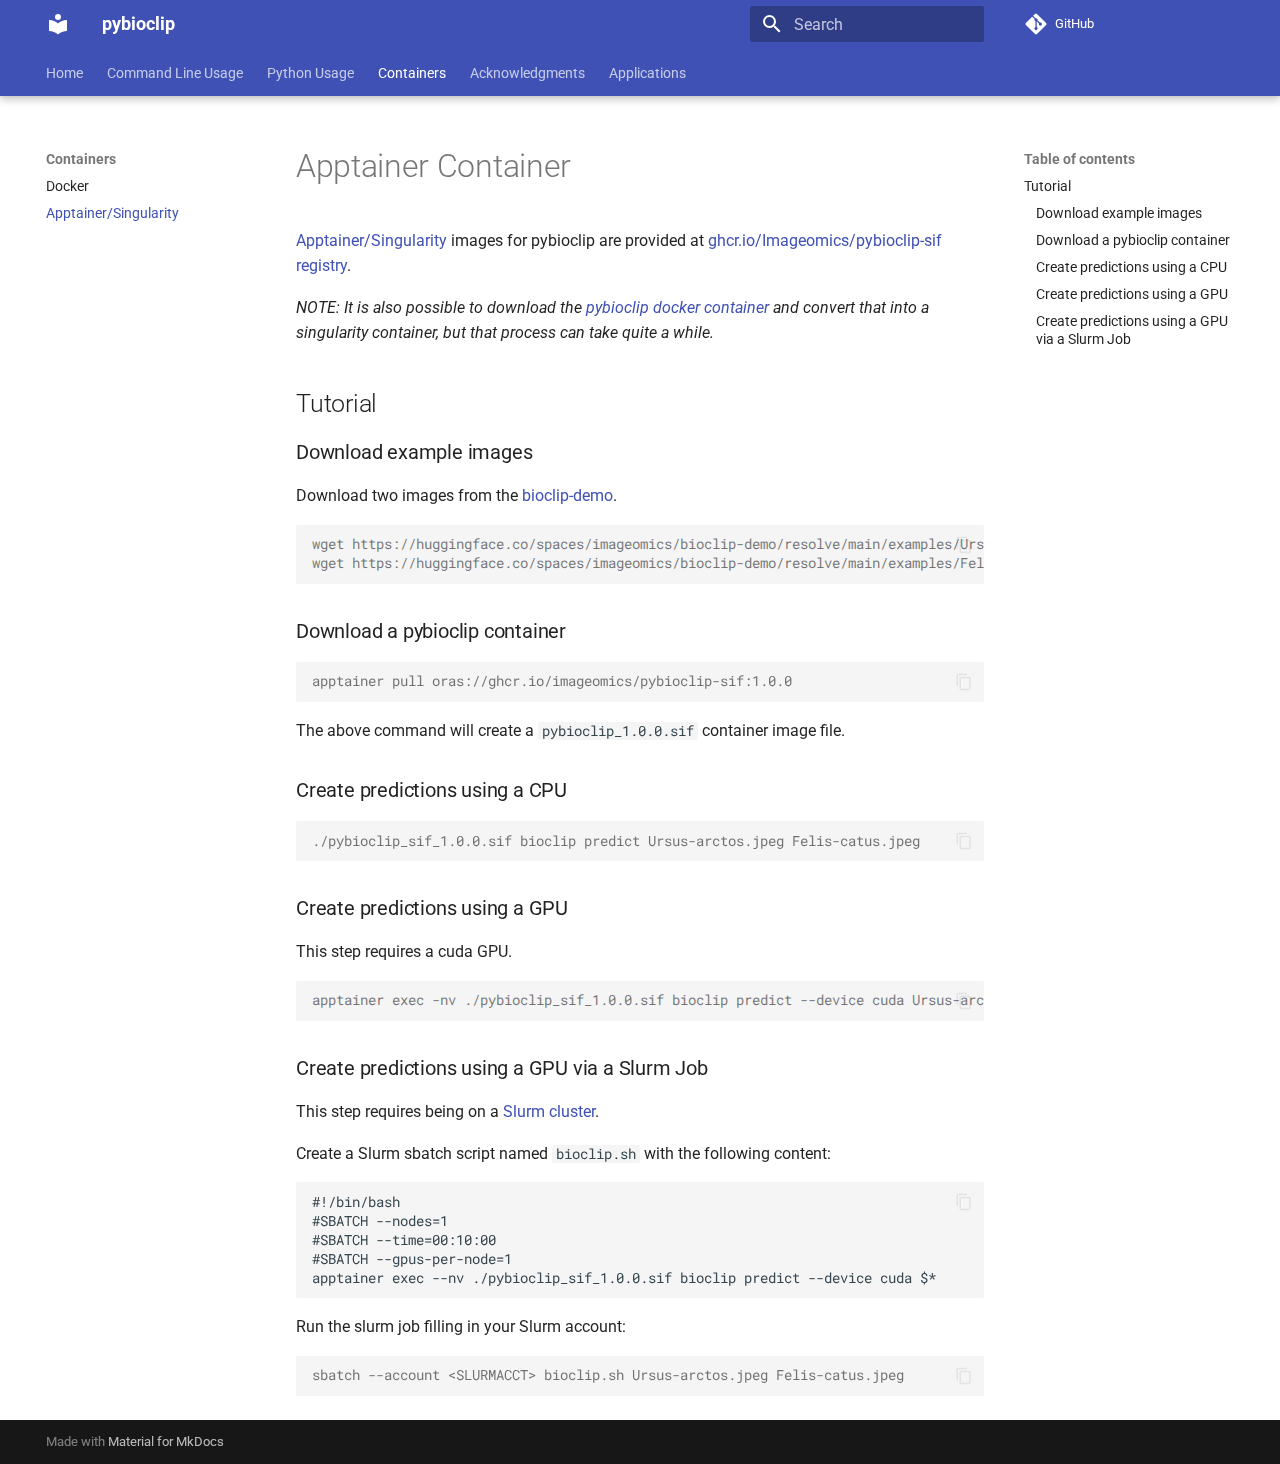
<file: apptainer/index.html>
<!doctype html>
<html lang="en" class="no-js">
  <head>
    
      <meta charset="utf-8">
      <meta name="viewport" content="width=device-width,initial-scale=1">
      
      
      
      
        <link rel="prev" href="../docker/">
      
      
        <link rel="next" href="../acknowledgments/">
      
      
      <link rel="icon" href="../assets/images/favicon.png">
      <meta name="generator" content="mkdocs-1.6.1, mkdocs-material-9.6.11">
    
    
      
        <title>Apptainer/Singularity - pybioclip</title>
      
    
    
      <link rel="stylesheet" href="../assets/stylesheets/main.4af4bdda.min.css">
      
      


    
    
      
    
    
      
        
        
        <link rel="preconnect" href="https://fonts.gstatic.com" crossorigin>
        <link rel="stylesheet" href="https://fonts.googleapis.com/css?family=Roboto:300,300i,400,400i,700,700i%7CRoboto+Mono:400,400i,700,700i&display=fallback">
        <style>:root{--md-text-font:"Roboto";--md-code-font:"Roboto Mono"}</style>
      
    
    
      <link rel="stylesheet" href="../assets/_mkdocstrings.css">
    
      <link rel="stylesheet" href="../css/mkdocstrings.css">
    
    <script>__md_scope=new URL("..",location),__md_hash=e=>[...e].reduce(((e,_)=>(e<<5)-e+_.charCodeAt(0)),0),__md_get=(e,_=localStorage,t=__md_scope)=>JSON.parse(_.getItem(t.pathname+"."+e)),__md_set=(e,_,t=localStorage,a=__md_scope)=>{try{t.setItem(a.pathname+"."+e,JSON.stringify(_))}catch(e){}}</script>
    
      

    
    
    
  </head>
  
  
    <body dir="ltr">
  
    
    <input class="md-toggle" data-md-toggle="drawer" type="checkbox" id="__drawer" autocomplete="off">
    <input class="md-toggle" data-md-toggle="search" type="checkbox" id="__search" autocomplete="off">
    <label class="md-overlay" for="__drawer"></label>
    <div data-md-component="skip">
      
        
        <a href="#apptainer-container" class="md-skip">
          Skip to content
        </a>
      
    </div>
    <div data-md-component="announce">
      
    </div>
    
    
      

  

<header class="md-header md-header--shadow md-header--lifted" data-md-component="header">
  <nav class="md-header__inner md-grid" aria-label="Header">
    <a href=".." title="pybioclip" class="md-header__button md-logo" aria-label="pybioclip" data-md-component="logo">
      
  
  <svg xmlns="http://www.w3.org/2000/svg" viewBox="0 0 24 24"><path d="M12 8a3 3 0 0 0 3-3 3 3 0 0 0-3-3 3 3 0 0 0-3 3 3 3 0 0 0 3 3m0 3.54C9.64 9.35 6.5 8 3 8v11c3.5 0 6.64 1.35 9 3.54 2.36-2.19 5.5-3.54 9-3.54V8c-3.5 0-6.64 1.35-9 3.54"/></svg>

    </a>
    <label class="md-header__button md-icon" for="__drawer">
      
      <svg xmlns="http://www.w3.org/2000/svg" viewBox="0 0 24 24"><path d="M3 6h18v2H3zm0 5h18v2H3zm0 5h18v2H3z"/></svg>
    </label>
    <div class="md-header__title" data-md-component="header-title">
      <div class="md-header__ellipsis">
        <div class="md-header__topic">
          <span class="md-ellipsis">
            pybioclip
          </span>
        </div>
        <div class="md-header__topic" data-md-component="header-topic">
          <span class="md-ellipsis">
            
              Apptainer/Singularity
            
          </span>
        </div>
      </div>
    </div>
    
    
      <script>var palette=__md_get("__palette");if(palette&&palette.color){if("(prefers-color-scheme)"===palette.color.media){var media=matchMedia("(prefers-color-scheme: light)"),input=document.querySelector(media.matches?"[data-md-color-media='(prefers-color-scheme: light)']":"[data-md-color-media='(prefers-color-scheme: dark)']");palette.color.media=input.getAttribute("data-md-color-media"),palette.color.scheme=input.getAttribute("data-md-color-scheme"),palette.color.primary=input.getAttribute("data-md-color-primary"),palette.color.accent=input.getAttribute("data-md-color-accent")}for(var[key,value]of Object.entries(palette.color))document.body.setAttribute("data-md-color-"+key,value)}</script>
    
    
    
      
      
        <label class="md-header__button md-icon" for="__search">
          
          <svg xmlns="http://www.w3.org/2000/svg" viewBox="0 0 24 24"><path d="M9.5 3A6.5 6.5 0 0 1 16 9.5c0 1.61-.59 3.09-1.56 4.23l.27.27h.79l5 5-1.5 1.5-5-5v-.79l-.27-.27A6.52 6.52 0 0 1 9.5 16 6.5 6.5 0 0 1 3 9.5 6.5 6.5 0 0 1 9.5 3m0 2C7 5 5 7 5 9.5S7 14 9.5 14 14 12 14 9.5 12 5 9.5 5"/></svg>
        </label>
        <div class="md-search" data-md-component="search" role="dialog">
  <label class="md-search__overlay" for="__search"></label>
  <div class="md-search__inner" role="search">
    <form class="md-search__form" name="search">
      <input type="text" class="md-search__input" name="query" aria-label="Search" placeholder="Search" autocapitalize="off" autocorrect="off" autocomplete="off" spellcheck="false" data-md-component="search-query" required>
      <label class="md-search__icon md-icon" for="__search">
        
        <svg xmlns="http://www.w3.org/2000/svg" viewBox="0 0 24 24"><path d="M9.5 3A6.5 6.5 0 0 1 16 9.5c0 1.61-.59 3.09-1.56 4.23l.27.27h.79l5 5-1.5 1.5-5-5v-.79l-.27-.27A6.52 6.52 0 0 1 9.5 16 6.5 6.5 0 0 1 3 9.5 6.5 6.5 0 0 1 9.5 3m0 2C7 5 5 7 5 9.5S7 14 9.5 14 14 12 14 9.5 12 5 9.5 5"/></svg>
        
        <svg xmlns="http://www.w3.org/2000/svg" viewBox="0 0 24 24"><path d="M20 11v2H8l5.5 5.5-1.42 1.42L4.16 12l7.92-7.92L13.5 5.5 8 11z"/></svg>
      </label>
      <nav class="md-search__options" aria-label="Search">
        
        <button type="reset" class="md-search__icon md-icon" title="Clear" aria-label="Clear" tabindex="-1">
          
          <svg xmlns="http://www.w3.org/2000/svg" viewBox="0 0 24 24"><path d="M19 6.41 17.59 5 12 10.59 6.41 5 5 6.41 10.59 12 5 17.59 6.41 19 12 13.41 17.59 19 19 17.59 13.41 12z"/></svg>
        </button>
      </nav>
      
    </form>
    <div class="md-search__output">
      <div class="md-search__scrollwrap" tabindex="0" data-md-scrollfix>
        <div class="md-search-result" data-md-component="search-result">
          <div class="md-search-result__meta">
            Initializing search
          </div>
          <ol class="md-search-result__list" role="presentation"></ol>
        </div>
      </div>
    </div>
  </div>
</div>
      
    
    
      <div class="md-header__source">
        <a href="https://github.com/Imageomics/pybioclip" title="Go to repository" class="md-source" data-md-component="source">
  <div class="md-source__icon md-icon">
    
    <svg xmlns="http://www.w3.org/2000/svg" viewBox="0 0 448 512"><!--! Font Awesome Free 6.7.2 by @fontawesome - https://fontawesome.com License - https://fontawesome.com/license/free (Icons: CC BY 4.0, Fonts: SIL OFL 1.1, Code: MIT License) Copyright 2024 Fonticons, Inc.--><path d="M439.55 236.05 244 40.45a28.87 28.87 0 0 0-40.81 0l-40.66 40.63 51.52 51.52c27.06-9.14 52.68 16.77 43.39 43.68l49.66 49.66c34.23-11.8 61.18 31 35.47 56.69-26.49 26.49-70.21-2.87-56-37.34L240.22 199v121.85c25.3 12.54 22.26 41.85 9.08 55a34.34 34.34 0 0 1-48.55 0c-17.57-17.6-11.07-46.91 11.25-56v-123c-20.8-8.51-24.6-30.74-18.64-45L142.57 101 8.45 235.14a28.86 28.86 0 0 0 0 40.81l195.61 195.6a28.86 28.86 0 0 0 40.8 0l194.69-194.69a28.86 28.86 0 0 0 0-40.81"/></svg>
  </div>
  <div class="md-source__repository">
    GitHub
  </div>
</a>
      </div>
    
  </nav>
  
    
      
<nav class="md-tabs" aria-label="Tabs" data-md-component="tabs">
  <div class="md-grid">
    <ul class="md-tabs__list">
      
        
  
  
  
  
    <li class="md-tabs__item">
      <a href=".." class="md-tabs__link">
        
  
  
    
  
  Home

      </a>
    </li>
  

      
        
  
  
  
  
    
    
      <li class="md-tabs__item">
        <a href="../command-line-tutorial/" class="md-tabs__link">
          
  
  
  Command Line Usage

        </a>
      </li>
    
  

      
        
  
  
  
  
    
    
      <li class="md-tabs__item">
        <a href="../python-tutorial/" class="md-tabs__link">
          
  
  
  Python Usage

        </a>
      </li>
    
  

      
        
  
  
  
    
  
  
    
    
      <li class="md-tabs__item md-tabs__item--active">
        <a href="../docker/" class="md-tabs__link">
          
  
  
  Containers

        </a>
      </li>
    
  

      
        
  
  
  
  
    <li class="md-tabs__item">
      <a href="../acknowledgments/" class="md-tabs__link">
        
  
  
    
  
  Acknowledgments

      </a>
    </li>
  

      
        
  
  
  
  
    
    
      <li class="md-tabs__item">
        <a href="../geo-restricted-taxa/" class="md-tabs__link">
          
  
  
  Applications

        </a>
      </li>
    
  

      
    </ul>
  </div>
</nav>
    
  
</header>
    
    <div class="md-container" data-md-component="container">
      
      
        
      
      <main class="md-main" data-md-component="main">
        <div class="md-main__inner md-grid">
          
            
              
              <div class="md-sidebar md-sidebar--primary" data-md-component="sidebar" data-md-type="navigation" >
                <div class="md-sidebar__scrollwrap">
                  <div class="md-sidebar__inner">
                    


  


<nav class="md-nav md-nav--primary md-nav--lifted" aria-label="Navigation" data-md-level="0">
  <label class="md-nav__title" for="__drawer">
    <a href=".." title="pybioclip" class="md-nav__button md-logo" aria-label="pybioclip" data-md-component="logo">
      
  
  <svg xmlns="http://www.w3.org/2000/svg" viewBox="0 0 24 24"><path d="M12 8a3 3 0 0 0 3-3 3 3 0 0 0-3-3 3 3 0 0 0-3 3 3 3 0 0 0 3 3m0 3.54C9.64 9.35 6.5 8 3 8v11c3.5 0 6.64 1.35 9 3.54 2.36-2.19 5.5-3.54 9-3.54V8c-3.5 0-6.64 1.35-9 3.54"/></svg>

    </a>
    pybioclip
  </label>
  
    <div class="md-nav__source">
      <a href="https://github.com/Imageomics/pybioclip" title="Go to repository" class="md-source" data-md-component="source">
  <div class="md-source__icon md-icon">
    
    <svg xmlns="http://www.w3.org/2000/svg" viewBox="0 0 448 512"><!--! Font Awesome Free 6.7.2 by @fontawesome - https://fontawesome.com License - https://fontawesome.com/license/free (Icons: CC BY 4.0, Fonts: SIL OFL 1.1, Code: MIT License) Copyright 2024 Fonticons, Inc.--><path d="M439.55 236.05 244 40.45a28.87 28.87 0 0 0-40.81 0l-40.66 40.63 51.52 51.52c27.06-9.14 52.68 16.77 43.39 43.68l49.66 49.66c34.23-11.8 61.18 31 35.47 56.69-26.49 26.49-70.21-2.87-56-37.34L240.22 199v121.85c25.3 12.54 22.26 41.85 9.08 55a34.34 34.34 0 0 1-48.55 0c-17.57-17.6-11.07-46.91 11.25-56v-123c-20.8-8.51-24.6-30.74-18.64-45L142.57 101 8.45 235.14a28.86 28.86 0 0 0 0 40.81l195.61 195.6a28.86 28.86 0 0 0 40.8 0l194.69-194.69a28.86 28.86 0 0 0 0-40.81"/></svg>
  </div>
  <div class="md-source__repository">
    GitHub
  </div>
</a>
    </div>
  
  <ul class="md-nav__list" data-md-scrollfix>
    
      
      
  
  
  
  
    <li class="md-nav__item">
      <a href=".." class="md-nav__link">
        
  
  
  <span class="md-ellipsis">
    Home
    
  </span>
  

      </a>
    </li>
  

    
      
      
  
  
  
  
    
    
    
    
      
      
    
    
    <li class="md-nav__item md-nav__item--nested">
      
        
        
        <input class="md-nav__toggle md-toggle " type="checkbox" id="__nav_2" >
        
          
          <label class="md-nav__link" for="__nav_2" id="__nav_2_label" tabindex="0">
            
  
  
  <span class="md-ellipsis">
    Command Line Usage
    
  </span>
  

            <span class="md-nav__icon md-icon"></span>
          </label>
        
        <nav class="md-nav" data-md-level="1" aria-labelledby="__nav_2_label" aria-expanded="false">
          <label class="md-nav__title" for="__nav_2">
            <span class="md-nav__icon md-icon"></span>
            Command Line Usage
          </label>
          <ul class="md-nav__list" data-md-scrollfix>
            
              
                
  
  
  
  
    <li class="md-nav__item">
      <a href="../command-line-tutorial/" class="md-nav__link">
        
  
  
  <span class="md-ellipsis">
    Tutorial
    
  </span>
  

      </a>
    </li>
  

              
            
              
                
  
  
  
  
    <li class="md-nav__item">
      <a href="../command-line-help/" class="md-nav__link">
        
  
  
  <span class="md-ellipsis">
    Help
    
  </span>
  

      </a>
    </li>
  

              
            
          </ul>
        </nav>
      
    </li>
  

    
      
      
  
  
  
  
    
    
    
    
      
      
    
    
    <li class="md-nav__item md-nav__item--nested">
      
        
        
        <input class="md-nav__toggle md-toggle " type="checkbox" id="__nav_3" >
        
          
          <label class="md-nav__link" for="__nav_3" id="__nav_3_label" tabindex="0">
            
  
  
  <span class="md-ellipsis">
    Python Usage
    
  </span>
  

            <span class="md-nav__icon md-icon"></span>
          </label>
        
        <nav class="md-nav" data-md-level="1" aria-labelledby="__nav_3_label" aria-expanded="false">
          <label class="md-nav__title" for="__nav_3">
            <span class="md-nav__icon md-icon"></span>
            Python Usage
          </label>
          <ul class="md-nav__list" data-md-scrollfix>
            
              
                
  
  
  
  
    <li class="md-nav__item">
      <a href="../python-tutorial/" class="md-nav__link">
        
  
  
  <span class="md-ellipsis">
    Tutorial
    
  </span>
  

      </a>
    </li>
  

              
            
              
                
  
  
  
  
    <li class="md-nav__item">
      <a href="../python-api/" class="md-nav__link">
        
  
  
  <span class="md-ellipsis">
    API
    
  </span>
  

      </a>
    </li>
  

              
            
          </ul>
        </nav>
      
    </li>
  

    
      
      
  
  
    
  
  
  
    
    
    
    
      
        
        
      
      
    
    
    <li class="md-nav__item md-nav__item--active md-nav__item--section md-nav__item--nested">
      
        
        
        <input class="md-nav__toggle md-toggle " type="checkbox" id="__nav_4" checked>
        
          
          <label class="md-nav__link" for="__nav_4" id="__nav_4_label" tabindex="">
            
  
  
  <span class="md-ellipsis">
    Containers
    
  </span>
  

            <span class="md-nav__icon md-icon"></span>
          </label>
        
        <nav class="md-nav" data-md-level="1" aria-labelledby="__nav_4_label" aria-expanded="true">
          <label class="md-nav__title" for="__nav_4">
            <span class="md-nav__icon md-icon"></span>
            Containers
          </label>
          <ul class="md-nav__list" data-md-scrollfix>
            
              
                
  
  
  
  
    <li class="md-nav__item">
      <a href="../docker/" class="md-nav__link">
        
  
  
  <span class="md-ellipsis">
    Docker
    
  </span>
  

      </a>
    </li>
  

              
            
              
                
  
  
    
  
  
  
    <li class="md-nav__item md-nav__item--active">
      
      <input class="md-nav__toggle md-toggle" type="checkbox" id="__toc">
      
      
        
      
      
        <label class="md-nav__link md-nav__link--active" for="__toc">
          
  
  
  <span class="md-ellipsis">
    Apptainer/Singularity
    
  </span>
  

          <span class="md-nav__icon md-icon"></span>
        </label>
      
      <a href="./" class="md-nav__link md-nav__link--active">
        
  
  
  <span class="md-ellipsis">
    Apptainer/Singularity
    
  </span>
  

      </a>
      
        

<nav class="md-nav md-nav--secondary" aria-label="Table of contents">
  
  
  
    
  
  
    <label class="md-nav__title" for="__toc">
      <span class="md-nav__icon md-icon"></span>
      Table of contents
    </label>
    <ul class="md-nav__list" data-md-component="toc" data-md-scrollfix>
      
        <li class="md-nav__item">
  <a href="#tutorial" class="md-nav__link">
    <span class="md-ellipsis">
      Tutorial
    </span>
  </a>
  
    <nav class="md-nav" aria-label="Tutorial">
      <ul class="md-nav__list">
        
          <li class="md-nav__item">
  <a href="#download-example-images" class="md-nav__link">
    <span class="md-ellipsis">
      Download example images
    </span>
  </a>
  
</li>
        
          <li class="md-nav__item">
  <a href="#download-a-pybioclip-container" class="md-nav__link">
    <span class="md-ellipsis">
      Download a pybioclip container
    </span>
  </a>
  
</li>
        
          <li class="md-nav__item">
  <a href="#create-predictions-using-a-cpu" class="md-nav__link">
    <span class="md-ellipsis">
      Create predictions using a CPU
    </span>
  </a>
  
</li>
        
          <li class="md-nav__item">
  <a href="#create-predictions-using-a-gpu" class="md-nav__link">
    <span class="md-ellipsis">
      Create predictions using a GPU
    </span>
  </a>
  
</li>
        
          <li class="md-nav__item">
  <a href="#create-predictions-using-a-gpu-via-a-slurm-job" class="md-nav__link">
    <span class="md-ellipsis">
      Create predictions using a GPU via a Slurm Job
    </span>
  </a>
  
</li>
        
      </ul>
    </nav>
  
</li>
      
    </ul>
  
</nav>
      
    </li>
  

              
            
          </ul>
        </nav>
      
    </li>
  

    
      
      
  
  
  
  
    <li class="md-nav__item">
      <a href="../acknowledgments/" class="md-nav__link">
        
  
  
  <span class="md-ellipsis">
    Acknowledgments
    
  </span>
  

      </a>
    </li>
  

    
      
      
  
  
  
  
    
    
    
    
      
      
    
    
    <li class="md-nav__item md-nav__item--nested">
      
        
        
        <input class="md-nav__toggle md-toggle " type="checkbox" id="__nav_6" >
        
          
          <label class="md-nav__link" for="__nav_6" id="__nav_6_label" tabindex="0">
            
  
  
  <span class="md-ellipsis">
    Applications
    
  </span>
  

            <span class="md-nav__icon md-icon"></span>
          </label>
        
        <nav class="md-nav" data-md-level="1" aria-labelledby="__nav_6_label" aria-expanded="false">
          <label class="md-nav__title" for="__nav_6">
            <span class="md-nav__icon md-icon"></span>
            Applications
          </label>
          <ul class="md-nav__list" data-md-scrollfix>
            
              
                
  
  
  
  
    <li class="md-nav__item">
      <a href="../geo-restricted-taxa/" class="md-nav__link">
        
  
  
  <span class="md-ellipsis">
    Geo-Restricted Taxon List Predictions
    
  </span>
  

      </a>
    </li>
  

              
            
          </ul>
        </nav>
      
    </li>
  

    
  </ul>
</nav>
                  </div>
                </div>
              </div>
            
            
              
              <div class="md-sidebar md-sidebar--secondary" data-md-component="sidebar" data-md-type="toc" >
                <div class="md-sidebar__scrollwrap">
                  <div class="md-sidebar__inner">
                    

<nav class="md-nav md-nav--secondary" aria-label="Table of contents">
  
  
  
    
  
  
    <label class="md-nav__title" for="__toc">
      <span class="md-nav__icon md-icon"></span>
      Table of contents
    </label>
    <ul class="md-nav__list" data-md-component="toc" data-md-scrollfix>
      
        <li class="md-nav__item">
  <a href="#tutorial" class="md-nav__link">
    <span class="md-ellipsis">
      Tutorial
    </span>
  </a>
  
    <nav class="md-nav" aria-label="Tutorial">
      <ul class="md-nav__list">
        
          <li class="md-nav__item">
  <a href="#download-example-images" class="md-nav__link">
    <span class="md-ellipsis">
      Download example images
    </span>
  </a>
  
</li>
        
          <li class="md-nav__item">
  <a href="#download-a-pybioclip-container" class="md-nav__link">
    <span class="md-ellipsis">
      Download a pybioclip container
    </span>
  </a>
  
</li>
        
          <li class="md-nav__item">
  <a href="#create-predictions-using-a-cpu" class="md-nav__link">
    <span class="md-ellipsis">
      Create predictions using a CPU
    </span>
  </a>
  
</li>
        
          <li class="md-nav__item">
  <a href="#create-predictions-using-a-gpu" class="md-nav__link">
    <span class="md-ellipsis">
      Create predictions using a GPU
    </span>
  </a>
  
</li>
        
          <li class="md-nav__item">
  <a href="#create-predictions-using-a-gpu-via-a-slurm-job" class="md-nav__link">
    <span class="md-ellipsis">
      Create predictions using a GPU via a Slurm Job
    </span>
  </a>
  
</li>
        
      </ul>
    </nav>
  
</li>
      
    </ul>
  
</nav>
                  </div>
                </div>
              </div>
            
          
          
            <div class="md-content" data-md-component="content">
              <article class="md-content__inner md-typeset">
                
                  


  
  


<h1 id="apptainer-container">Apptainer Container</h1>
<p><a href="https://apptainer.org/docs/user/main/index.html">Apptainer/Singularity</a> images for pybioclip are provided at <a href="https://github.com/Imageomics/pybioclip/pkgs/container/pybioclip-sif">ghcr.io/Imageomics/pybioclip-sif registry</a>.</p>
<p><em>NOTE: It is also possible to download the <a href="../docker/">pybioclip docker container</a> and convert that into a singularity container, but that process can take quite a while.</em></p>
<h2 id="tutorial">Tutorial</h2>
<h3 id="download-example-images">Download example images</h3>
<p>Download two images from the <a href="https://huggingface.co/spaces/imageomics/bioclip-demo">bioclip-demo</a>.</p>
<div class="highlight"><pre><span></span><code><span class="go">wget https://huggingface.co/spaces/imageomics/bioclip-demo/resolve/main/examples/Ursus-arctos.jpeg</span>
<span class="go">wget https://huggingface.co/spaces/imageomics/bioclip-demo/resolve/main/examples/Felis-catus.jpeg</span>
</code></pre></div>
<h3 id="download-a-pybioclip-container">Download a pybioclip container</h3>
<p><div class="highlight"><pre><span></span><code><span class="go">apptainer pull oras://ghcr.io/imageomics/pybioclip-sif:1.0.0</span>
</code></pre></div>
The above command will create a <code>pybioclip_1.0.0.sif</code> container image file.</p>
<h3 id="create-predictions-using-a-cpu">Create predictions using a CPU</h3>
<div class="highlight"><pre><span></span><code><span class="go">./pybioclip_sif_1.0.0.sif bioclip predict Ursus-arctos.jpeg Felis-catus.jpeg</span>
</code></pre></div>
<h3 id="create-predictions-using-a-gpu">Create predictions using a GPU</h3>
<p>This step requires a cuda GPU.</p>
<div class="highlight"><pre><span></span><code><span class="go">apptainer exec -nv ./pybioclip_sif_1.0.0.sif bioclip predict --device cuda Ursus-arctos.jpeg Felis-catus.jpeg</span>
</code></pre></div>
<h3 id="create-predictions-using-a-gpu-via-a-slurm-job">Create predictions using a GPU via a Slurm Job</h3>
<p>This step requires being on a <a href="https://slurm.schedmd.com/documentation.html">Slurm cluster</a>.</p>
<p>Create a Slurm sbatch script named <code>bioclip.sh</code> with the following content:
<div class="highlight"><pre><span></span><code>#!/bin/bash
#SBATCH --nodes=1
#SBATCH --time=00:10:00
#SBATCH --gpus-per-node=1
apptainer exec --nv ./pybioclip_sif_1.0.0.sif bioclip predict --device cuda $*
</code></pre></div>
Run the slurm job filling in your Slurm account:
<div class="highlight"><pre><span></span><code><span class="go">sbatch --account &lt;SLURMACCT&gt; bioclip.sh Ursus-arctos.jpeg Felis-catus.jpeg</span>
</code></pre></div></p>












                
              </article>
            </div>
          
          
<script>var target=document.getElementById(location.hash.slice(1));target&&target.name&&(target.checked=target.name.startsWith("__tabbed_"))</script>
        </div>
        
      </main>
      
        <footer class="md-footer">
  
  <div class="md-footer-meta md-typeset">
    <div class="md-footer-meta__inner md-grid">
      <div class="md-copyright">
  
  
    Made with
    <a href="https://squidfunk.github.io/mkdocs-material/" target="_blank" rel="noopener">
      Material for MkDocs
    </a>
  
</div>
      
    </div>
  </div>
</footer>
      
    </div>
    <div class="md-dialog" data-md-component="dialog">
      <div class="md-dialog__inner md-typeset"></div>
    </div>
    
    
    
      
      <script id="__config" type="application/json">{"base": "..", "features": ["navigation.tabs", "navigation.tabs.sticky", "content.code.copy", "content.code.annotate"], "search": "../assets/javascripts/workers/search.f8cc74c7.min.js", "tags": null, "translations": {"clipboard.copied": "Copied to clipboard", "clipboard.copy": "Copy to clipboard", "search.result.more.one": "1 more on this page", "search.result.more.other": "# more on this page", "search.result.none": "No matching documents", "search.result.one": "1 matching document", "search.result.other": "# matching documents", "search.result.placeholder": "Type to start searching", "search.result.term.missing": "Missing", "select.version": "Select version"}, "version": null}</script>
    
    
      <script src="../assets/javascripts/bundle.c8b220af.min.js"></script>
      
    
  </body>
</html>
</file>
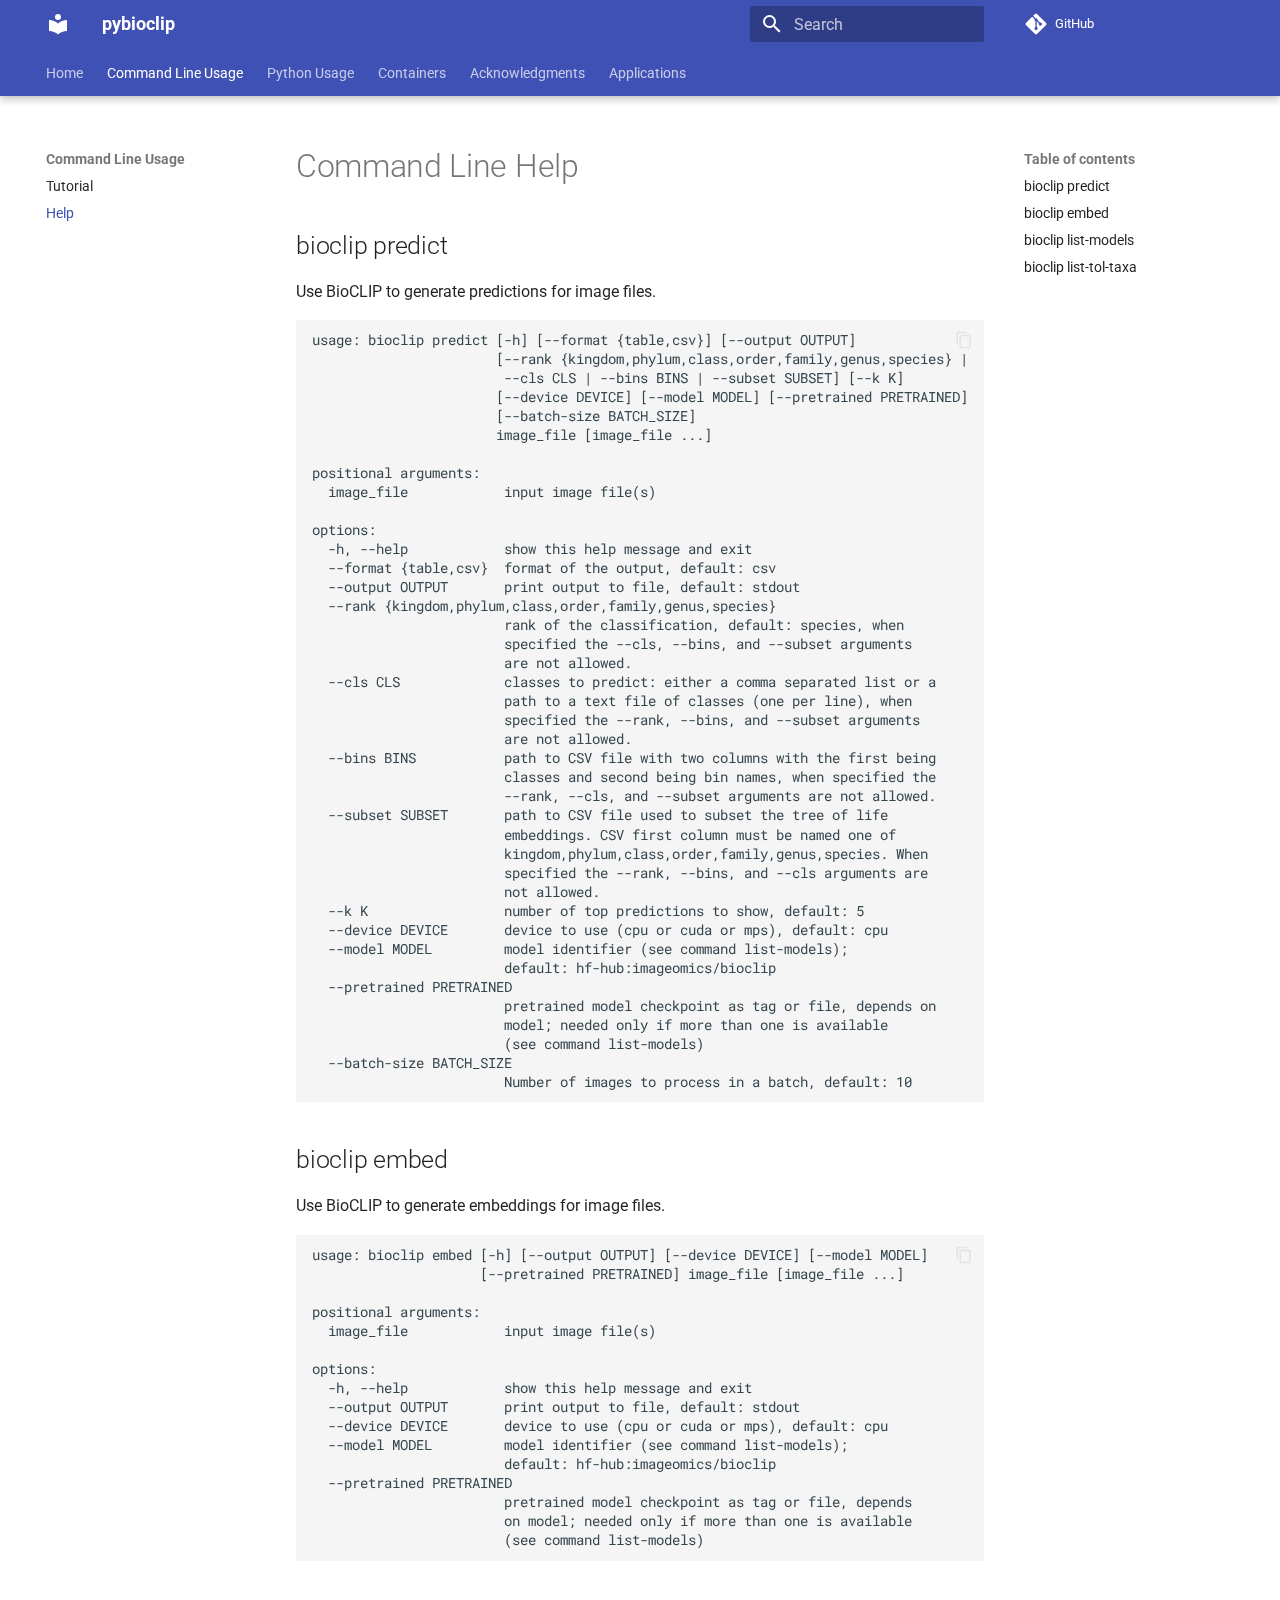
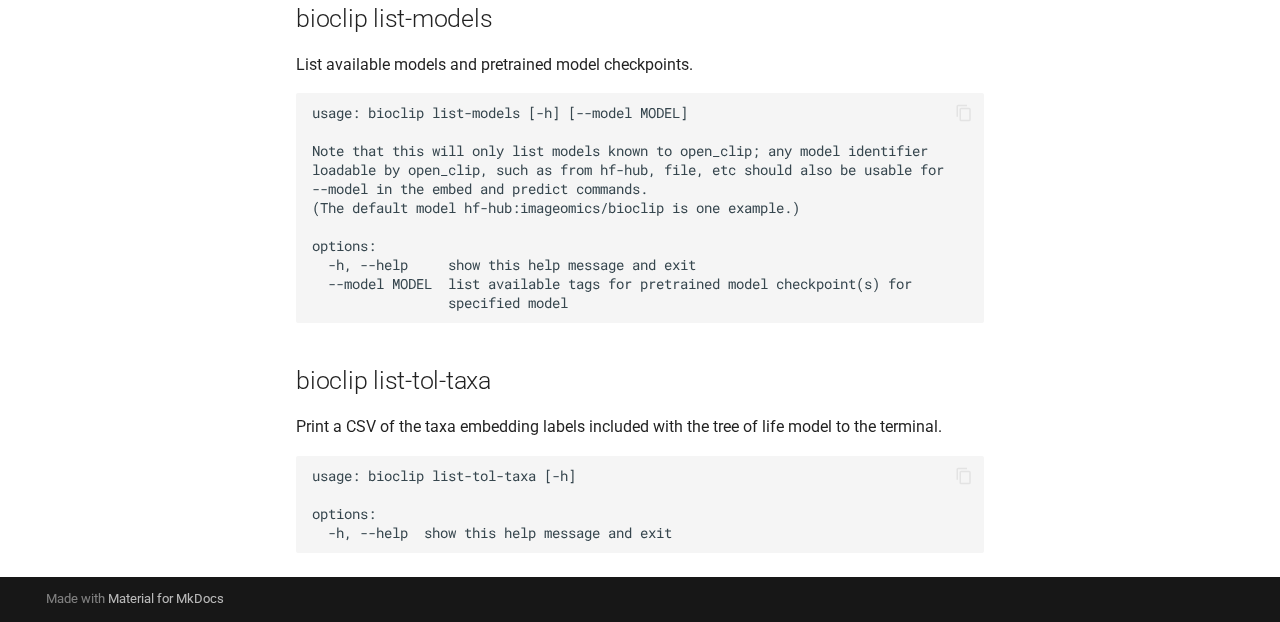
<file: command-line-help/index.html>
<!doctype html>
<html lang="en" class="no-js">
  <head>
    
      <meta charset="utf-8">
      <meta name="viewport" content="width=device-width,initial-scale=1">
      
      
      
      
        <link rel="prev" href="../command-line-tutorial/">
      
      
        <link rel="next" href="../python-tutorial/">
      
      
      <link rel="icon" href="../assets/images/favicon.png">
      <meta name="generator" content="mkdocs-1.6.1, mkdocs-material-9.6.11">
    
    
      
        <title>Help - pybioclip</title>
      
    
    
      <link rel="stylesheet" href="../assets/stylesheets/main.4af4bdda.min.css">
      
      


    
    
      
    
    
      
        
        
        <link rel="preconnect" href="https://fonts.gstatic.com" crossorigin>
        <link rel="stylesheet" href="https://fonts.googleapis.com/css?family=Roboto:300,300i,400,400i,700,700i%7CRoboto+Mono:400,400i,700,700i&display=fallback">
        <style>:root{--md-text-font:"Roboto";--md-code-font:"Roboto Mono"}</style>
      
    
    
      <link rel="stylesheet" href="../assets/_mkdocstrings.css">
    
      <link rel="stylesheet" href="../css/mkdocstrings.css">
    
    <script>__md_scope=new URL("..",location),__md_hash=e=>[...e].reduce(((e,_)=>(e<<5)-e+_.charCodeAt(0)),0),__md_get=(e,_=localStorage,t=__md_scope)=>JSON.parse(_.getItem(t.pathname+"."+e)),__md_set=(e,_,t=localStorage,a=__md_scope)=>{try{t.setItem(a.pathname+"."+e,JSON.stringify(_))}catch(e){}}</script>
    
      

    
    
    
  </head>
  
  
    <body dir="ltr">
  
    
    <input class="md-toggle" data-md-toggle="drawer" type="checkbox" id="__drawer" autocomplete="off">
    <input class="md-toggle" data-md-toggle="search" type="checkbox" id="__search" autocomplete="off">
    <label class="md-overlay" for="__drawer"></label>
    <div data-md-component="skip">
      
        
        <a href="#command-line-help" class="md-skip">
          Skip to content
        </a>
      
    </div>
    <div data-md-component="announce">
      
    </div>
    
    
      

  

<header class="md-header md-header--shadow md-header--lifted" data-md-component="header">
  <nav class="md-header__inner md-grid" aria-label="Header">
    <a href=".." title="pybioclip" class="md-header__button md-logo" aria-label="pybioclip" data-md-component="logo">
      
  
  <svg xmlns="http://www.w3.org/2000/svg" viewBox="0 0 24 24"><path d="M12 8a3 3 0 0 0 3-3 3 3 0 0 0-3-3 3 3 0 0 0-3 3 3 3 0 0 0 3 3m0 3.54C9.64 9.35 6.5 8 3 8v11c3.5 0 6.64 1.35 9 3.54 2.36-2.19 5.5-3.54 9-3.54V8c-3.5 0-6.64 1.35-9 3.54"/></svg>

    </a>
    <label class="md-header__button md-icon" for="__drawer">
      
      <svg xmlns="http://www.w3.org/2000/svg" viewBox="0 0 24 24"><path d="M3 6h18v2H3zm0 5h18v2H3zm0 5h18v2H3z"/></svg>
    </label>
    <div class="md-header__title" data-md-component="header-title">
      <div class="md-header__ellipsis">
        <div class="md-header__topic">
          <span class="md-ellipsis">
            pybioclip
          </span>
        </div>
        <div class="md-header__topic" data-md-component="header-topic">
          <span class="md-ellipsis">
            
              Help
            
          </span>
        </div>
      </div>
    </div>
    
    
      <script>var palette=__md_get("__palette");if(palette&&palette.color){if("(prefers-color-scheme)"===palette.color.media){var media=matchMedia("(prefers-color-scheme: light)"),input=document.querySelector(media.matches?"[data-md-color-media='(prefers-color-scheme: light)']":"[data-md-color-media='(prefers-color-scheme: dark)']");palette.color.media=input.getAttribute("data-md-color-media"),palette.color.scheme=input.getAttribute("data-md-color-scheme"),palette.color.primary=input.getAttribute("data-md-color-primary"),palette.color.accent=input.getAttribute("data-md-color-accent")}for(var[key,value]of Object.entries(palette.color))document.body.setAttribute("data-md-color-"+key,value)}</script>
    
    
    
      
      
        <label class="md-header__button md-icon" for="__search">
          
          <svg xmlns="http://www.w3.org/2000/svg" viewBox="0 0 24 24"><path d="M9.5 3A6.5 6.5 0 0 1 16 9.5c0 1.61-.59 3.09-1.56 4.23l.27.27h.79l5 5-1.5 1.5-5-5v-.79l-.27-.27A6.52 6.52 0 0 1 9.5 16 6.5 6.5 0 0 1 3 9.5 6.5 6.5 0 0 1 9.5 3m0 2C7 5 5 7 5 9.5S7 14 9.5 14 14 12 14 9.5 12 5 9.5 5"/></svg>
        </label>
        <div class="md-search" data-md-component="search" role="dialog">
  <label class="md-search__overlay" for="__search"></label>
  <div class="md-search__inner" role="search">
    <form class="md-search__form" name="search">
      <input type="text" class="md-search__input" name="query" aria-label="Search" placeholder="Search" autocapitalize="off" autocorrect="off" autocomplete="off" spellcheck="false" data-md-component="search-query" required>
      <label class="md-search__icon md-icon" for="__search">
        
        <svg xmlns="http://www.w3.org/2000/svg" viewBox="0 0 24 24"><path d="M9.5 3A6.5 6.5 0 0 1 16 9.5c0 1.61-.59 3.09-1.56 4.23l.27.27h.79l5 5-1.5 1.5-5-5v-.79l-.27-.27A6.52 6.52 0 0 1 9.5 16 6.5 6.5 0 0 1 3 9.5 6.5 6.5 0 0 1 9.5 3m0 2C7 5 5 7 5 9.5S7 14 9.5 14 14 12 14 9.5 12 5 9.5 5"/></svg>
        
        <svg xmlns="http://www.w3.org/2000/svg" viewBox="0 0 24 24"><path d="M20 11v2H8l5.5 5.5-1.42 1.42L4.16 12l7.92-7.92L13.5 5.5 8 11z"/></svg>
      </label>
      <nav class="md-search__options" aria-label="Search">
        
        <button type="reset" class="md-search__icon md-icon" title="Clear" aria-label="Clear" tabindex="-1">
          
          <svg xmlns="http://www.w3.org/2000/svg" viewBox="0 0 24 24"><path d="M19 6.41 17.59 5 12 10.59 6.41 5 5 6.41 10.59 12 5 17.59 6.41 19 12 13.41 17.59 19 19 17.59 13.41 12z"/></svg>
        </button>
      </nav>
      
    </form>
    <div class="md-search__output">
      <div class="md-search__scrollwrap" tabindex="0" data-md-scrollfix>
        <div class="md-search-result" data-md-component="search-result">
          <div class="md-search-result__meta">
            Initializing search
          </div>
          <ol class="md-search-result__list" role="presentation"></ol>
        </div>
      </div>
    </div>
  </div>
</div>
      
    
    
      <div class="md-header__source">
        <a href="https://github.com/Imageomics/pybioclip" title="Go to repository" class="md-source" data-md-component="source">
  <div class="md-source__icon md-icon">
    
    <svg xmlns="http://www.w3.org/2000/svg" viewBox="0 0 448 512"><!--! Font Awesome Free 6.7.2 by @fontawesome - https://fontawesome.com License - https://fontawesome.com/license/free (Icons: CC BY 4.0, Fonts: SIL OFL 1.1, Code: MIT License) Copyright 2024 Fonticons, Inc.--><path d="M439.55 236.05 244 40.45a28.87 28.87 0 0 0-40.81 0l-40.66 40.63 51.52 51.52c27.06-9.14 52.68 16.77 43.39 43.68l49.66 49.66c34.23-11.8 61.18 31 35.47 56.69-26.49 26.49-70.21-2.87-56-37.34L240.22 199v121.85c25.3 12.54 22.26 41.85 9.08 55a34.34 34.34 0 0 1-48.55 0c-17.57-17.6-11.07-46.91 11.25-56v-123c-20.8-8.51-24.6-30.74-18.64-45L142.57 101 8.45 235.14a28.86 28.86 0 0 0 0 40.81l195.61 195.6a28.86 28.86 0 0 0 40.8 0l194.69-194.69a28.86 28.86 0 0 0 0-40.81"/></svg>
  </div>
  <div class="md-source__repository">
    GitHub
  </div>
</a>
      </div>
    
  </nav>
  
    
      
<nav class="md-tabs" aria-label="Tabs" data-md-component="tabs">
  <div class="md-grid">
    <ul class="md-tabs__list">
      
        
  
  
  
  
    <li class="md-tabs__item">
      <a href=".." class="md-tabs__link">
        
  
  
    
  
  Home

      </a>
    </li>
  

      
        
  
  
  
    
  
  
    
    
      <li class="md-tabs__item md-tabs__item--active">
        <a href="../command-line-tutorial/" class="md-tabs__link">
          
  
  
  Command Line Usage

        </a>
      </li>
    
  

      
        
  
  
  
  
    
    
      <li class="md-tabs__item">
        <a href="../python-tutorial/" class="md-tabs__link">
          
  
  
  Python Usage

        </a>
      </li>
    
  

      
        
  
  
  
  
    
    
      <li class="md-tabs__item">
        <a href="../docker/" class="md-tabs__link">
          
  
  
  Containers

        </a>
      </li>
    
  

      
        
  
  
  
  
    <li class="md-tabs__item">
      <a href="../acknowledgments/" class="md-tabs__link">
        
  
  
    
  
  Acknowledgments

      </a>
    </li>
  

      
        
  
  
  
  
    
    
      <li class="md-tabs__item">
        <a href="../geo-restricted-taxa/" class="md-tabs__link">
          
  
  
  Applications

        </a>
      </li>
    
  

      
    </ul>
  </div>
</nav>
    
  
</header>
    
    <div class="md-container" data-md-component="container">
      
      
        
      
      <main class="md-main" data-md-component="main">
        <div class="md-main__inner md-grid">
          
            
              
              <div class="md-sidebar md-sidebar--primary" data-md-component="sidebar" data-md-type="navigation" >
                <div class="md-sidebar__scrollwrap">
                  <div class="md-sidebar__inner">
                    


  


<nav class="md-nav md-nav--primary md-nav--lifted" aria-label="Navigation" data-md-level="0">
  <label class="md-nav__title" for="__drawer">
    <a href=".." title="pybioclip" class="md-nav__button md-logo" aria-label="pybioclip" data-md-component="logo">
      
  
  <svg xmlns="http://www.w3.org/2000/svg" viewBox="0 0 24 24"><path d="M12 8a3 3 0 0 0 3-3 3 3 0 0 0-3-3 3 3 0 0 0-3 3 3 3 0 0 0 3 3m0 3.54C9.64 9.35 6.5 8 3 8v11c3.5 0 6.64 1.35 9 3.54 2.36-2.19 5.5-3.54 9-3.54V8c-3.5 0-6.64 1.35-9 3.54"/></svg>

    </a>
    pybioclip
  </label>
  
    <div class="md-nav__source">
      <a href="https://github.com/Imageomics/pybioclip" title="Go to repository" class="md-source" data-md-component="source">
  <div class="md-source__icon md-icon">
    
    <svg xmlns="http://www.w3.org/2000/svg" viewBox="0 0 448 512"><!--! Font Awesome Free 6.7.2 by @fontawesome - https://fontawesome.com License - https://fontawesome.com/license/free (Icons: CC BY 4.0, Fonts: SIL OFL 1.1, Code: MIT License) Copyright 2024 Fonticons, Inc.--><path d="M439.55 236.05 244 40.45a28.87 28.87 0 0 0-40.81 0l-40.66 40.63 51.52 51.52c27.06-9.14 52.68 16.77 43.39 43.68l49.66 49.66c34.23-11.8 61.18 31 35.47 56.69-26.49 26.49-70.21-2.87-56-37.34L240.22 199v121.85c25.3 12.54 22.26 41.85 9.08 55a34.34 34.34 0 0 1-48.55 0c-17.57-17.6-11.07-46.91 11.25-56v-123c-20.8-8.51-24.6-30.74-18.64-45L142.57 101 8.45 235.14a28.86 28.86 0 0 0 0 40.81l195.61 195.6a28.86 28.86 0 0 0 40.8 0l194.69-194.69a28.86 28.86 0 0 0 0-40.81"/></svg>
  </div>
  <div class="md-source__repository">
    GitHub
  </div>
</a>
    </div>
  
  <ul class="md-nav__list" data-md-scrollfix>
    
      
      
  
  
  
  
    <li class="md-nav__item">
      <a href=".." class="md-nav__link">
        
  
  
  <span class="md-ellipsis">
    Home
    
  </span>
  

      </a>
    </li>
  

    
      
      
  
  
    
  
  
  
    
    
    
    
      
        
        
      
      
    
    
    <li class="md-nav__item md-nav__item--active md-nav__item--section md-nav__item--nested">
      
        
        
        <input class="md-nav__toggle md-toggle " type="checkbox" id="__nav_2" checked>
        
          
          <label class="md-nav__link" for="__nav_2" id="__nav_2_label" tabindex="">
            
  
  
  <span class="md-ellipsis">
    Command Line Usage
    
  </span>
  

            <span class="md-nav__icon md-icon"></span>
          </label>
        
        <nav class="md-nav" data-md-level="1" aria-labelledby="__nav_2_label" aria-expanded="true">
          <label class="md-nav__title" for="__nav_2">
            <span class="md-nav__icon md-icon"></span>
            Command Line Usage
          </label>
          <ul class="md-nav__list" data-md-scrollfix>
            
              
                
  
  
  
  
    <li class="md-nav__item">
      <a href="../command-line-tutorial/" class="md-nav__link">
        
  
  
  <span class="md-ellipsis">
    Tutorial
    
  </span>
  

      </a>
    </li>
  

              
            
              
                
  
  
    
  
  
  
    <li class="md-nav__item md-nav__item--active">
      
      <input class="md-nav__toggle md-toggle" type="checkbox" id="__toc">
      
      
        
      
      
        <label class="md-nav__link md-nav__link--active" for="__toc">
          
  
  
  <span class="md-ellipsis">
    Help
    
  </span>
  

          <span class="md-nav__icon md-icon"></span>
        </label>
      
      <a href="./" class="md-nav__link md-nav__link--active">
        
  
  
  <span class="md-ellipsis">
    Help
    
  </span>
  

      </a>
      
        

<nav class="md-nav md-nav--secondary" aria-label="Table of contents">
  
  
  
    
  
  
    <label class="md-nav__title" for="__toc">
      <span class="md-nav__icon md-icon"></span>
      Table of contents
    </label>
    <ul class="md-nav__list" data-md-component="toc" data-md-scrollfix>
      
        <li class="md-nav__item">
  <a href="#bioclip-predict" class="md-nav__link">
    <span class="md-ellipsis">
      bioclip predict
    </span>
  </a>
  
</li>
      
        <li class="md-nav__item">
  <a href="#bioclip-embed" class="md-nav__link">
    <span class="md-ellipsis">
      bioclip embed
    </span>
  </a>
  
</li>
      
        <li class="md-nav__item">
  <a href="#bioclip-list-models" class="md-nav__link">
    <span class="md-ellipsis">
      bioclip list-models
    </span>
  </a>
  
</li>
      
        <li class="md-nav__item">
  <a href="#bioclip-list-tol-taxa" class="md-nav__link">
    <span class="md-ellipsis">
      bioclip list-tol-taxa
    </span>
  </a>
  
</li>
      
    </ul>
  
</nav>
      
    </li>
  

              
            
          </ul>
        </nav>
      
    </li>
  

    
      
      
  
  
  
  
    
    
    
    
      
      
    
    
    <li class="md-nav__item md-nav__item--nested">
      
        
        
        <input class="md-nav__toggle md-toggle " type="checkbox" id="__nav_3" >
        
          
          <label class="md-nav__link" for="__nav_3" id="__nav_3_label" tabindex="0">
            
  
  
  <span class="md-ellipsis">
    Python Usage
    
  </span>
  

            <span class="md-nav__icon md-icon"></span>
          </label>
        
        <nav class="md-nav" data-md-level="1" aria-labelledby="__nav_3_label" aria-expanded="false">
          <label class="md-nav__title" for="__nav_3">
            <span class="md-nav__icon md-icon"></span>
            Python Usage
          </label>
          <ul class="md-nav__list" data-md-scrollfix>
            
              
                
  
  
  
  
    <li class="md-nav__item">
      <a href="../python-tutorial/" class="md-nav__link">
        
  
  
  <span class="md-ellipsis">
    Tutorial
    
  </span>
  

      </a>
    </li>
  

              
            
              
                
  
  
  
  
    <li class="md-nav__item">
      <a href="../python-api/" class="md-nav__link">
        
  
  
  <span class="md-ellipsis">
    API
    
  </span>
  

      </a>
    </li>
  

              
            
          </ul>
        </nav>
      
    </li>
  

    
      
      
  
  
  
  
    
    
    
    
      
      
    
    
    <li class="md-nav__item md-nav__item--nested">
      
        
        
        <input class="md-nav__toggle md-toggle " type="checkbox" id="__nav_4" >
        
          
          <label class="md-nav__link" for="__nav_4" id="__nav_4_label" tabindex="0">
            
  
  
  <span class="md-ellipsis">
    Containers
    
  </span>
  

            <span class="md-nav__icon md-icon"></span>
          </label>
        
        <nav class="md-nav" data-md-level="1" aria-labelledby="__nav_4_label" aria-expanded="false">
          <label class="md-nav__title" for="__nav_4">
            <span class="md-nav__icon md-icon"></span>
            Containers
          </label>
          <ul class="md-nav__list" data-md-scrollfix>
            
              
                
  
  
  
  
    <li class="md-nav__item">
      <a href="../docker/" class="md-nav__link">
        
  
  
  <span class="md-ellipsis">
    Docker
    
  </span>
  

      </a>
    </li>
  

              
            
              
                
  
  
  
  
    <li class="md-nav__item">
      <a href="../apptainer/" class="md-nav__link">
        
  
  
  <span class="md-ellipsis">
    Apptainer/Singularity
    
  </span>
  

      </a>
    </li>
  

              
            
          </ul>
        </nav>
      
    </li>
  

    
      
      
  
  
  
  
    <li class="md-nav__item">
      <a href="../acknowledgments/" class="md-nav__link">
        
  
  
  <span class="md-ellipsis">
    Acknowledgments
    
  </span>
  

      </a>
    </li>
  

    
      
      
  
  
  
  
    
    
    
    
      
      
    
    
    <li class="md-nav__item md-nav__item--nested">
      
        
        
        <input class="md-nav__toggle md-toggle " type="checkbox" id="__nav_6" >
        
          
          <label class="md-nav__link" for="__nav_6" id="__nav_6_label" tabindex="0">
            
  
  
  <span class="md-ellipsis">
    Applications
    
  </span>
  

            <span class="md-nav__icon md-icon"></span>
          </label>
        
        <nav class="md-nav" data-md-level="1" aria-labelledby="__nav_6_label" aria-expanded="false">
          <label class="md-nav__title" for="__nav_6">
            <span class="md-nav__icon md-icon"></span>
            Applications
          </label>
          <ul class="md-nav__list" data-md-scrollfix>
            
              
                
  
  
  
  
    <li class="md-nav__item">
      <a href="../geo-restricted-taxa/" class="md-nav__link">
        
  
  
  <span class="md-ellipsis">
    Geo-Restricted Taxon List Predictions
    
  </span>
  

      </a>
    </li>
  

              
            
          </ul>
        </nav>
      
    </li>
  

    
  </ul>
</nav>
                  </div>
                </div>
              </div>
            
            
              
              <div class="md-sidebar md-sidebar--secondary" data-md-component="sidebar" data-md-type="toc" >
                <div class="md-sidebar__scrollwrap">
                  <div class="md-sidebar__inner">
                    

<nav class="md-nav md-nav--secondary" aria-label="Table of contents">
  
  
  
    
  
  
    <label class="md-nav__title" for="__toc">
      <span class="md-nav__icon md-icon"></span>
      Table of contents
    </label>
    <ul class="md-nav__list" data-md-component="toc" data-md-scrollfix>
      
        <li class="md-nav__item">
  <a href="#bioclip-predict" class="md-nav__link">
    <span class="md-ellipsis">
      bioclip predict
    </span>
  </a>
  
</li>
      
        <li class="md-nav__item">
  <a href="#bioclip-embed" class="md-nav__link">
    <span class="md-ellipsis">
      bioclip embed
    </span>
  </a>
  
</li>
      
        <li class="md-nav__item">
  <a href="#bioclip-list-models" class="md-nav__link">
    <span class="md-ellipsis">
      bioclip list-models
    </span>
  </a>
  
</li>
      
        <li class="md-nav__item">
  <a href="#bioclip-list-tol-taxa" class="md-nav__link">
    <span class="md-ellipsis">
      bioclip list-tol-taxa
    </span>
  </a>
  
</li>
      
    </ul>
  
</nav>
                  </div>
                </div>
              </div>
            
          
          
            <div class="md-content" data-md-component="content">
              <article class="md-content__inner md-typeset">
                
                  


  
  


<h1 id="command-line-help">Command Line Help</h1>
<h2 id="bioclip-predict">bioclip predict</h2>
<p>Use BioCLIP to generate predictions for image files.
<div class="highlight"><pre><span></span><code>usage: bioclip predict [-h] [--format {table,csv}] [--output OUTPUT]
                       [--rank {kingdom,phylum,class,order,family,genus,species} |
                        --cls CLS | --bins BINS | --subset SUBSET] [--k K]
                       [--device DEVICE] [--model MODEL] [--pretrained PRETRAINED]
                       [--batch-size BATCH_SIZE]
                       image_file [image_file ...]

positional arguments:
  image_file            input image file(s)

options:
  -h, --help            show this help message and exit
  --format {table,csv}  format of the output, default: csv
  --output OUTPUT       print output to file, default: stdout
  --rank {kingdom,phylum,class,order,family,genus,species}
                        rank of the classification, default: species, when
                        specified the --cls, --bins, and --subset arguments
                        are not allowed.
  --cls CLS             classes to predict: either a comma separated list or a
                        path to a text file of classes (one per line), when
                        specified the --rank, --bins, and --subset arguments
                        are not allowed.
  --bins BINS           path to CSV file with two columns with the first being
                        classes and second being bin names, when specified the
                        --rank, --cls, and --subset arguments are not allowed.
  --subset SUBSET       path to CSV file used to subset the tree of life
                        embeddings. CSV first column must be named one of
                        kingdom,phylum,class,order,family,genus,species. When
                        specified the --rank, --bins, and --cls arguments are
                        not allowed.
  --k K                 number of top predictions to show, default: 5
  --device DEVICE       device to use (cpu or cuda or mps), default: cpu
  --model MODEL         model identifier (see command list-models);
                        default: hf-hub:imageomics/bioclip
  --pretrained PRETRAINED
                        pretrained model checkpoint as tag or file, depends on
                        model; needed only if more than one is available
                        (see command list-models)
  --batch-size BATCH_SIZE
                        Number of images to process in a batch, default: 10
</code></pre></div></p>
<h2 id="bioclip-embed">bioclip embed</h2>
<p>Use BioCLIP to generate embeddings for image files.
<div class="highlight"><pre><span></span><code>usage: bioclip embed [-h] [--output OUTPUT] [--device DEVICE] [--model MODEL]
                     [--pretrained PRETRAINED] image_file [image_file ...]

positional arguments:
  image_file            input image file(s)

options:
  -h, --help            show this help message and exit
  --output OUTPUT       print output to file, default: stdout
  --device DEVICE       device to use (cpu or cuda or mps), default: cpu
  --model MODEL         model identifier (see command list-models);
                        default: hf-hub:imageomics/bioclip
  --pretrained PRETRAINED
                        pretrained model checkpoint as tag or file, depends
                        on model; needed only if more than one is available
                        (see command list-models)
</code></pre></div></p>
<h2 id="bioclip-list-models">bioclip list-models</h2>
<p>List available models and pretrained model checkpoints.
<div class="highlight"><pre><span></span><code>usage: bioclip list-models [-h] [--model MODEL]

Note that this will only list models known to open_clip; any model identifier
loadable by open_clip, such as from hf-hub, file, etc should also be usable for
--model in the embed and predict commands.
(The default model hf-hub:imageomics/bioclip is one example.)

options:
  -h, --help     show this help message and exit
  --model MODEL  list available tags for pretrained model checkpoint(s) for
                 specified model
</code></pre></div></p>
<h2 id="bioclip-list-tol-taxa">bioclip list-tol-taxa</h2>
<p>Print a CSV of the taxa embedding labels included with the tree of life model to the terminal.
<div class="highlight"><pre><span></span><code>usage: bioclip list-tol-taxa [-h]

options:
  -h, --help  show this help message and exit
</code></pre></div></p>












                
              </article>
            </div>
          
          
<script>var target=document.getElementById(location.hash.slice(1));target&&target.name&&(target.checked=target.name.startsWith("__tabbed_"))</script>
        </div>
        
      </main>
      
        <footer class="md-footer">
  
  <div class="md-footer-meta md-typeset">
    <div class="md-footer-meta__inner md-grid">
      <div class="md-copyright">
  
  
    Made with
    <a href="https://squidfunk.github.io/mkdocs-material/" target="_blank" rel="noopener">
      Material for MkDocs
    </a>
  
</div>
      
    </div>
  </div>
</footer>
      
    </div>
    <div class="md-dialog" data-md-component="dialog">
      <div class="md-dialog__inner md-typeset"></div>
    </div>
    
    
    
      
      <script id="__config" type="application/json">{"base": "..", "features": ["navigation.tabs", "navigation.tabs.sticky", "content.code.copy", "content.code.annotate"], "search": "../assets/javascripts/workers/search.f8cc74c7.min.js", "tags": null, "translations": {"clipboard.copied": "Copied to clipboard", "clipboard.copy": "Copy to clipboard", "search.result.more.one": "1 more on this page", "search.result.more.other": "# more on this page", "search.result.none": "No matching documents", "search.result.one": "1 matching document", "search.result.other": "# matching documents", "search.result.placeholder": "Type to start searching", "search.result.term.missing": "Missing", "select.version": "Select version"}, "version": null}</script>
    
    
      <script src="../assets/javascripts/bundle.c8b220af.min.js"></script>
      
    
  </body>
</html>
</file>
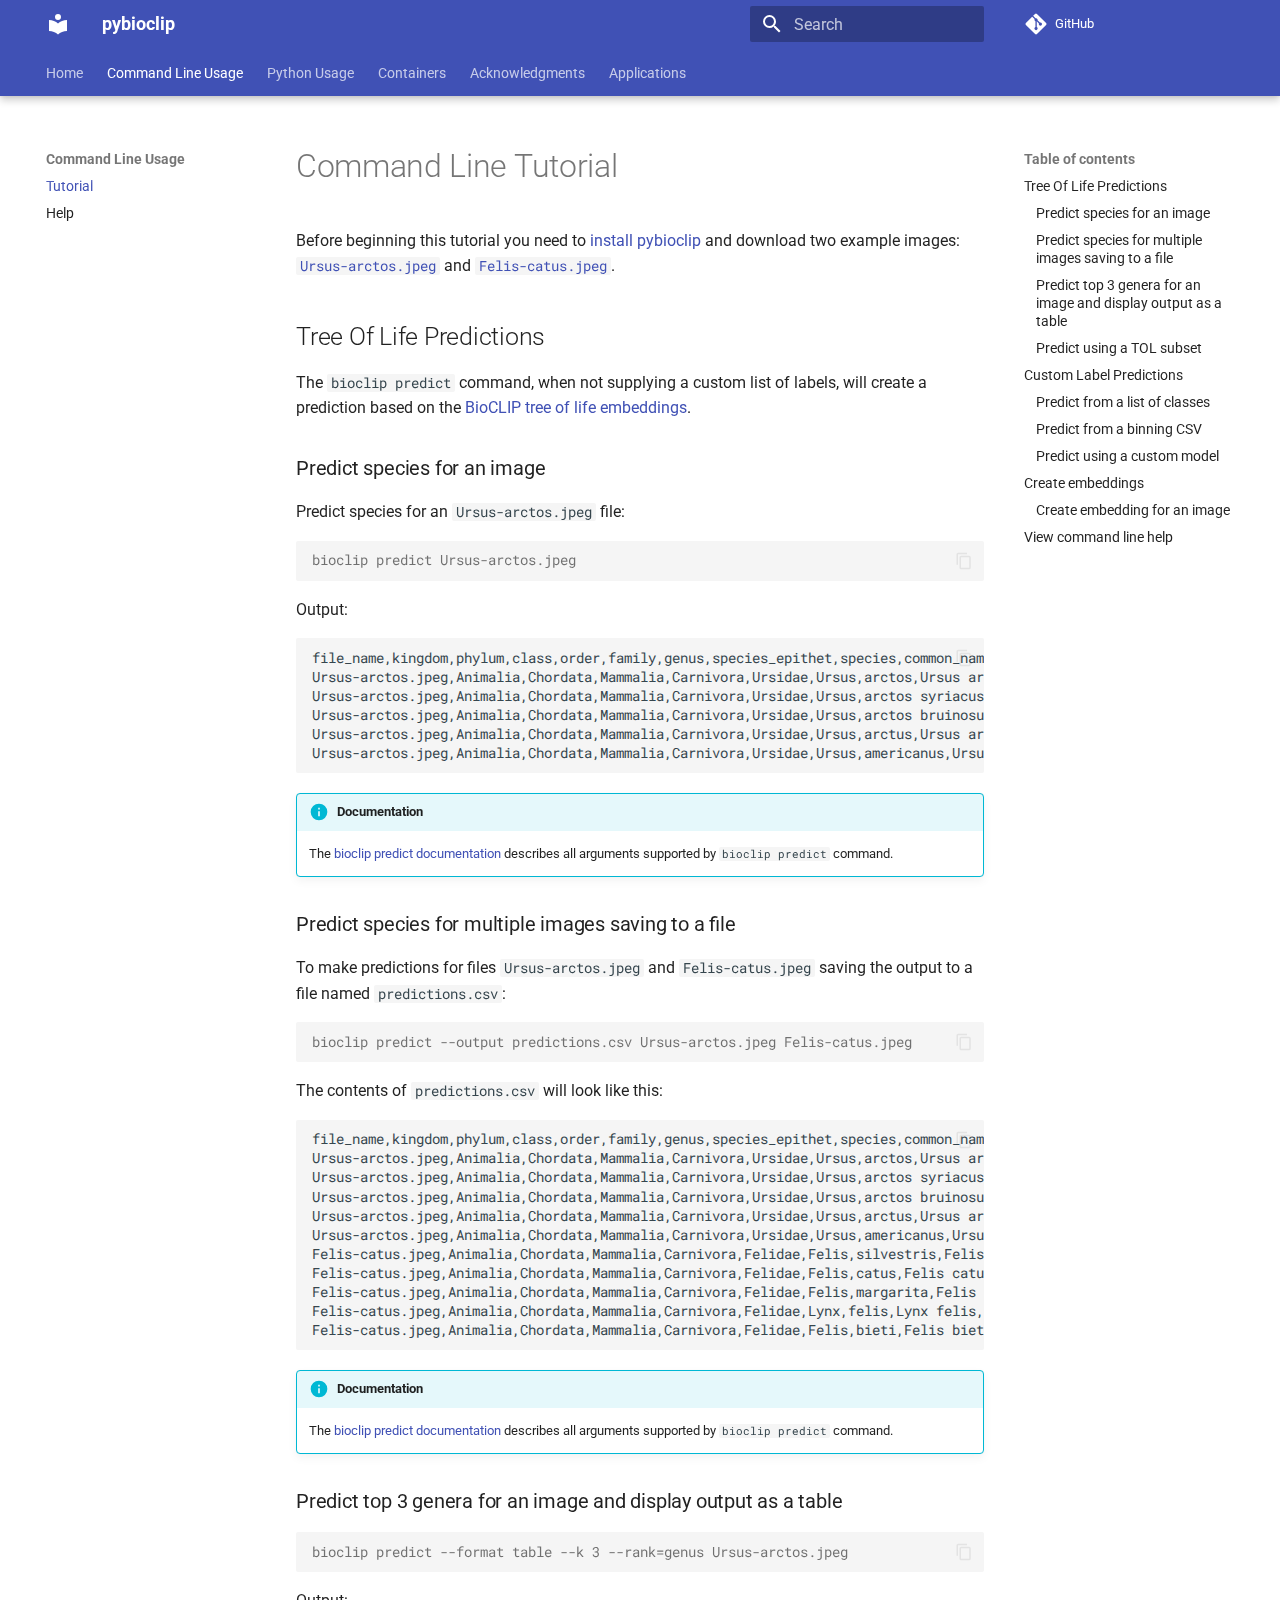
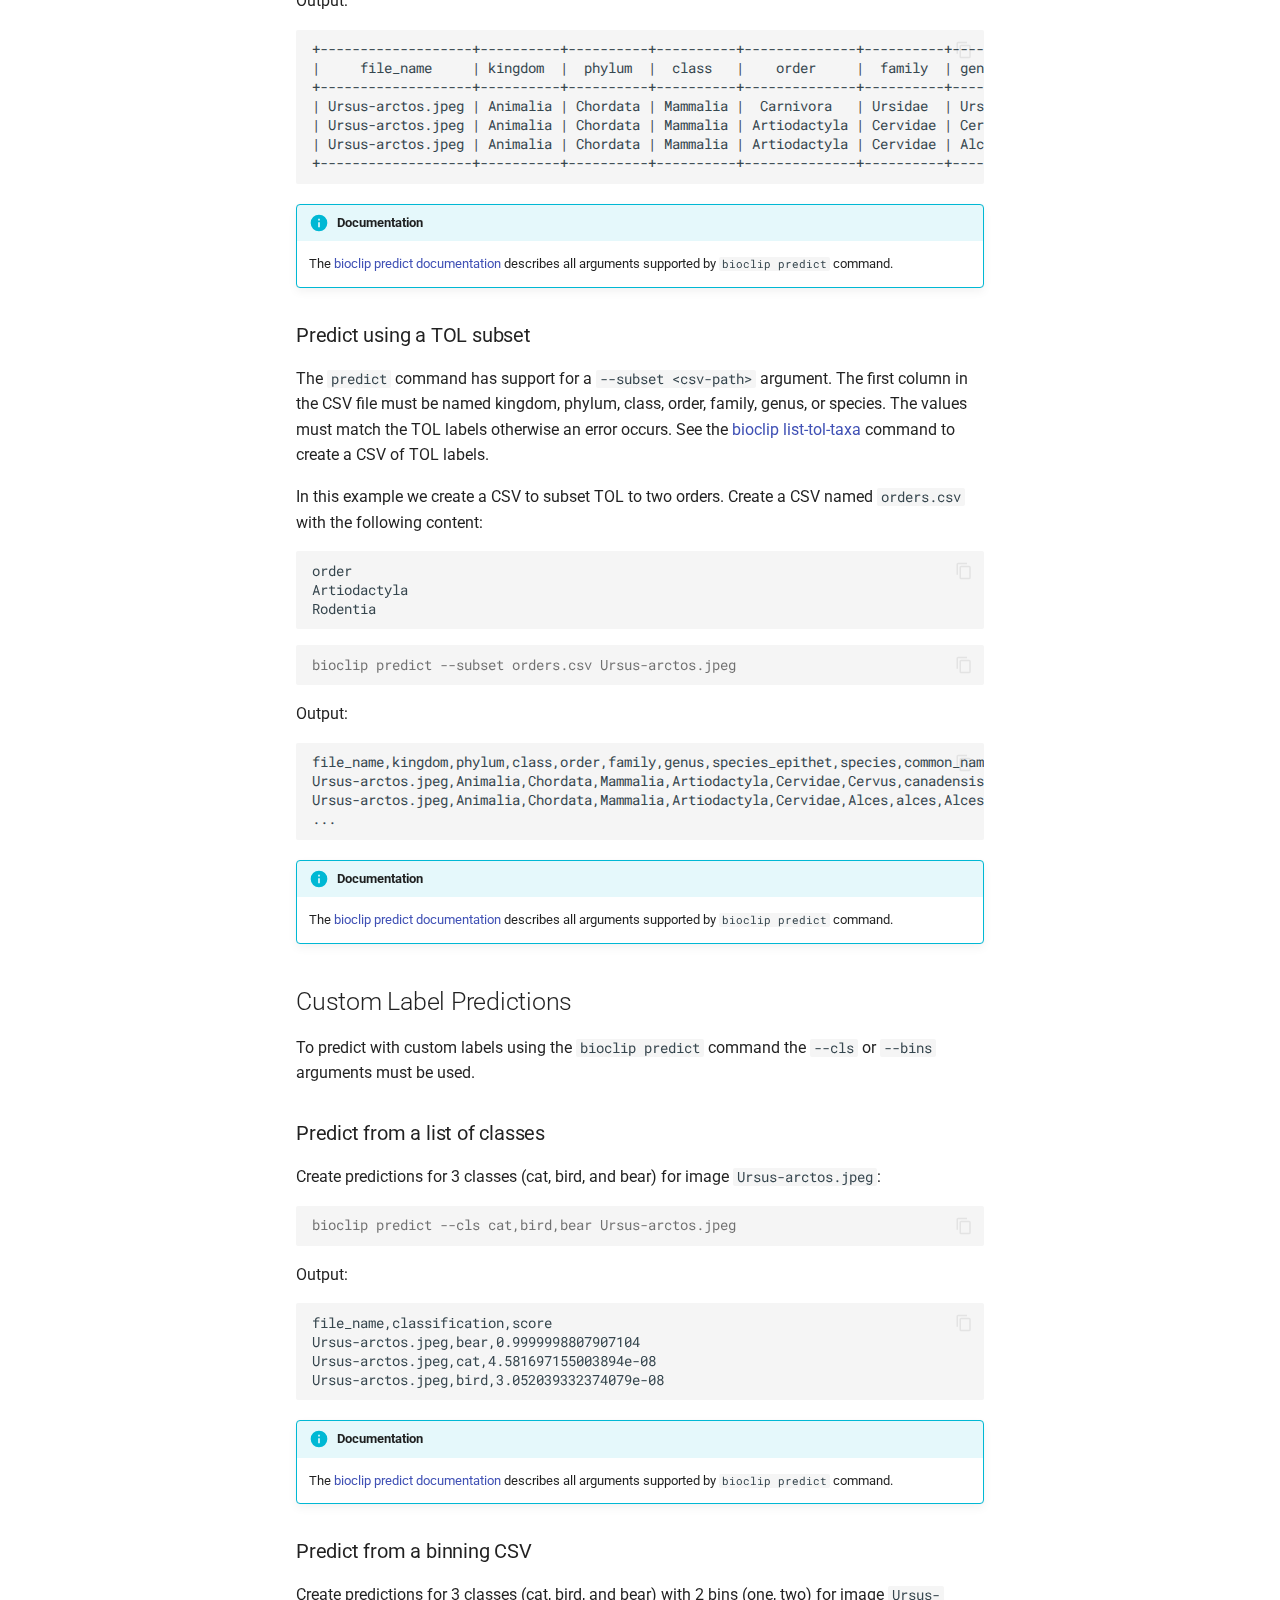
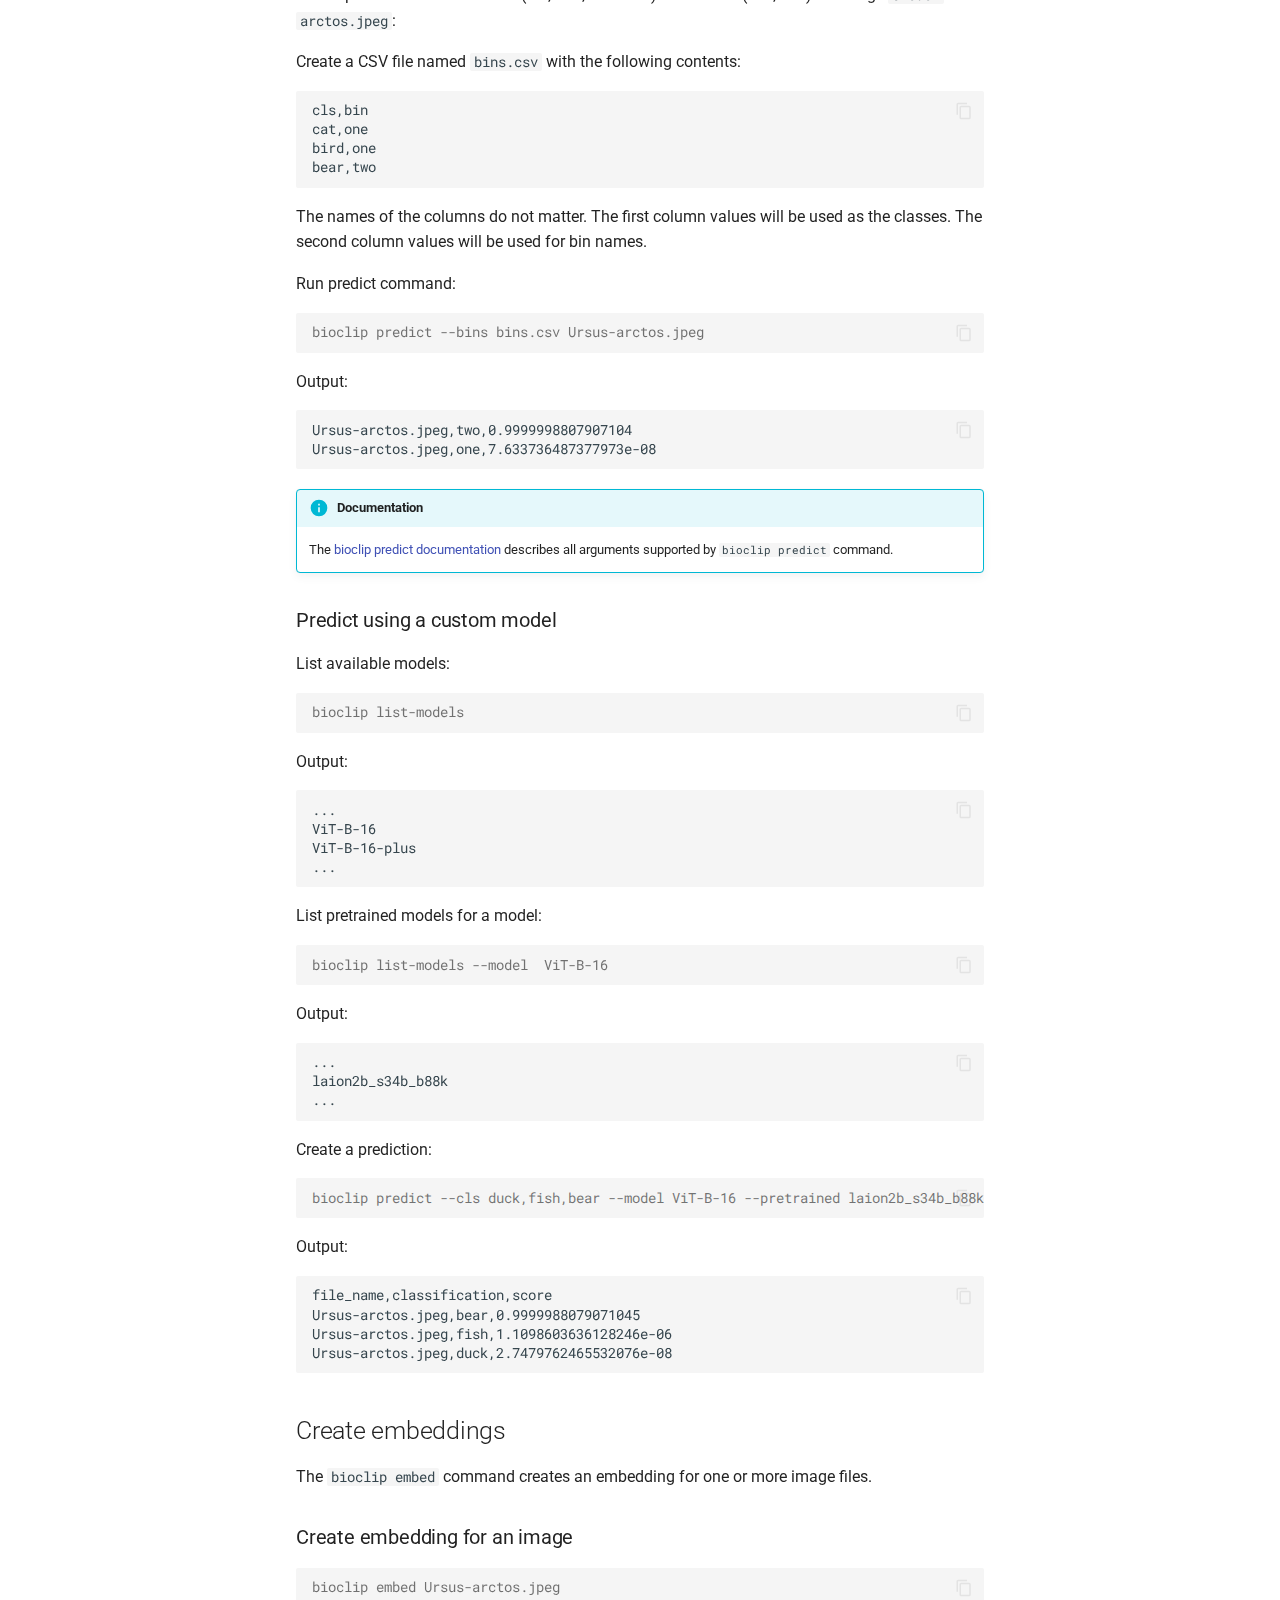
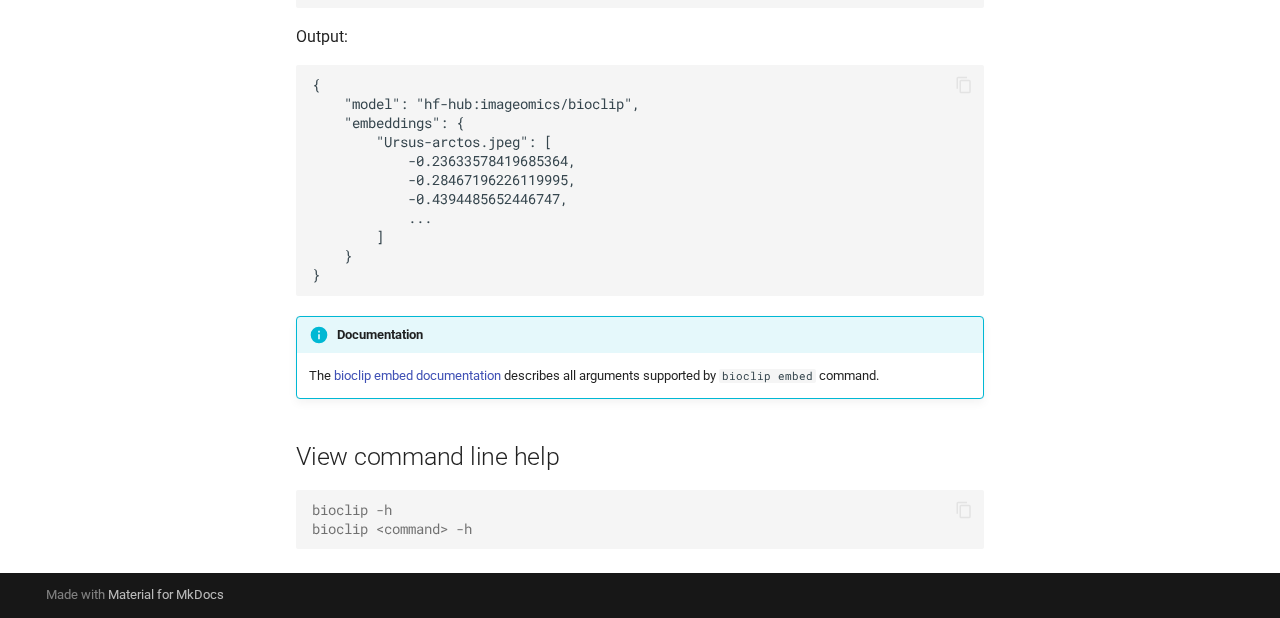
<file: command-line-tutorial/index.html>
<!doctype html>
<html lang="en" class="no-js">
  <head>
    
      <meta charset="utf-8">
      <meta name="viewport" content="width=device-width,initial-scale=1">
      
      
      
      
        <link rel="prev" href="..">
      
      
        <link rel="next" href="../command-line-help/">
      
      
      <link rel="icon" href="../assets/images/favicon.png">
      <meta name="generator" content="mkdocs-1.6.1, mkdocs-material-9.6.11">
    
    
      
        <title>Tutorial - pybioclip</title>
      
    
    
      <link rel="stylesheet" href="../assets/stylesheets/main.4af4bdda.min.css">
      
      


    
    
      
    
    
      
        
        
        <link rel="preconnect" href="https://fonts.gstatic.com" crossorigin>
        <link rel="stylesheet" href="https://fonts.googleapis.com/css?family=Roboto:300,300i,400,400i,700,700i%7CRoboto+Mono:400,400i,700,700i&display=fallback">
        <style>:root{--md-text-font:"Roboto";--md-code-font:"Roboto Mono"}</style>
      
    
    
      <link rel="stylesheet" href="../assets/_mkdocstrings.css">
    
      <link rel="stylesheet" href="../css/mkdocstrings.css">
    
    <script>__md_scope=new URL("..",location),__md_hash=e=>[...e].reduce(((e,_)=>(e<<5)-e+_.charCodeAt(0)),0),__md_get=(e,_=localStorage,t=__md_scope)=>JSON.parse(_.getItem(t.pathname+"."+e)),__md_set=(e,_,t=localStorage,a=__md_scope)=>{try{t.setItem(a.pathname+"."+e,JSON.stringify(_))}catch(e){}}</script>
    
      

    
    
    
  </head>
  
  
    <body dir="ltr">
  
    
    <input class="md-toggle" data-md-toggle="drawer" type="checkbox" id="__drawer" autocomplete="off">
    <input class="md-toggle" data-md-toggle="search" type="checkbox" id="__search" autocomplete="off">
    <label class="md-overlay" for="__drawer"></label>
    <div data-md-component="skip">
      
        
        <a href="#command-line-tutorial" class="md-skip">
          Skip to content
        </a>
      
    </div>
    <div data-md-component="announce">
      
    </div>
    
    
      

  

<header class="md-header md-header--shadow md-header--lifted" data-md-component="header">
  <nav class="md-header__inner md-grid" aria-label="Header">
    <a href=".." title="pybioclip" class="md-header__button md-logo" aria-label="pybioclip" data-md-component="logo">
      
  
  <svg xmlns="http://www.w3.org/2000/svg" viewBox="0 0 24 24"><path d="M12 8a3 3 0 0 0 3-3 3 3 0 0 0-3-3 3 3 0 0 0-3 3 3 3 0 0 0 3 3m0 3.54C9.64 9.35 6.5 8 3 8v11c3.5 0 6.64 1.35 9 3.54 2.36-2.19 5.5-3.54 9-3.54V8c-3.5 0-6.64 1.35-9 3.54"/></svg>

    </a>
    <label class="md-header__button md-icon" for="__drawer">
      
      <svg xmlns="http://www.w3.org/2000/svg" viewBox="0 0 24 24"><path d="M3 6h18v2H3zm0 5h18v2H3zm0 5h18v2H3z"/></svg>
    </label>
    <div class="md-header__title" data-md-component="header-title">
      <div class="md-header__ellipsis">
        <div class="md-header__topic">
          <span class="md-ellipsis">
            pybioclip
          </span>
        </div>
        <div class="md-header__topic" data-md-component="header-topic">
          <span class="md-ellipsis">
            
              Tutorial
            
          </span>
        </div>
      </div>
    </div>
    
    
      <script>var palette=__md_get("__palette");if(palette&&palette.color){if("(prefers-color-scheme)"===palette.color.media){var media=matchMedia("(prefers-color-scheme: light)"),input=document.querySelector(media.matches?"[data-md-color-media='(prefers-color-scheme: light)']":"[data-md-color-media='(prefers-color-scheme: dark)']");palette.color.media=input.getAttribute("data-md-color-media"),palette.color.scheme=input.getAttribute("data-md-color-scheme"),palette.color.primary=input.getAttribute("data-md-color-primary"),palette.color.accent=input.getAttribute("data-md-color-accent")}for(var[key,value]of Object.entries(palette.color))document.body.setAttribute("data-md-color-"+key,value)}</script>
    
    
    
      
      
        <label class="md-header__button md-icon" for="__search">
          
          <svg xmlns="http://www.w3.org/2000/svg" viewBox="0 0 24 24"><path d="M9.5 3A6.5 6.5 0 0 1 16 9.5c0 1.61-.59 3.09-1.56 4.23l.27.27h.79l5 5-1.5 1.5-5-5v-.79l-.27-.27A6.52 6.52 0 0 1 9.5 16 6.5 6.5 0 0 1 3 9.5 6.5 6.5 0 0 1 9.5 3m0 2C7 5 5 7 5 9.5S7 14 9.5 14 14 12 14 9.5 12 5 9.5 5"/></svg>
        </label>
        <div class="md-search" data-md-component="search" role="dialog">
  <label class="md-search__overlay" for="__search"></label>
  <div class="md-search__inner" role="search">
    <form class="md-search__form" name="search">
      <input type="text" class="md-search__input" name="query" aria-label="Search" placeholder="Search" autocapitalize="off" autocorrect="off" autocomplete="off" spellcheck="false" data-md-component="search-query" required>
      <label class="md-search__icon md-icon" for="__search">
        
        <svg xmlns="http://www.w3.org/2000/svg" viewBox="0 0 24 24"><path d="M9.5 3A6.5 6.5 0 0 1 16 9.5c0 1.61-.59 3.09-1.56 4.23l.27.27h.79l5 5-1.5 1.5-5-5v-.79l-.27-.27A6.52 6.52 0 0 1 9.5 16 6.5 6.5 0 0 1 3 9.5 6.5 6.5 0 0 1 9.5 3m0 2C7 5 5 7 5 9.5S7 14 9.5 14 14 12 14 9.5 12 5 9.5 5"/></svg>
        
        <svg xmlns="http://www.w3.org/2000/svg" viewBox="0 0 24 24"><path d="M20 11v2H8l5.5 5.5-1.42 1.42L4.16 12l7.92-7.92L13.5 5.5 8 11z"/></svg>
      </label>
      <nav class="md-search__options" aria-label="Search">
        
        <button type="reset" class="md-search__icon md-icon" title="Clear" aria-label="Clear" tabindex="-1">
          
          <svg xmlns="http://www.w3.org/2000/svg" viewBox="0 0 24 24"><path d="M19 6.41 17.59 5 12 10.59 6.41 5 5 6.41 10.59 12 5 17.59 6.41 19 12 13.41 17.59 19 19 17.59 13.41 12z"/></svg>
        </button>
      </nav>
      
    </form>
    <div class="md-search__output">
      <div class="md-search__scrollwrap" tabindex="0" data-md-scrollfix>
        <div class="md-search-result" data-md-component="search-result">
          <div class="md-search-result__meta">
            Initializing search
          </div>
          <ol class="md-search-result__list" role="presentation"></ol>
        </div>
      </div>
    </div>
  </div>
</div>
      
    
    
      <div class="md-header__source">
        <a href="https://github.com/Imageomics/pybioclip" title="Go to repository" class="md-source" data-md-component="source">
  <div class="md-source__icon md-icon">
    
    <svg xmlns="http://www.w3.org/2000/svg" viewBox="0 0 448 512"><!--! Font Awesome Free 6.7.2 by @fontawesome - https://fontawesome.com License - https://fontawesome.com/license/free (Icons: CC BY 4.0, Fonts: SIL OFL 1.1, Code: MIT License) Copyright 2024 Fonticons, Inc.--><path d="M439.55 236.05 244 40.45a28.87 28.87 0 0 0-40.81 0l-40.66 40.63 51.52 51.52c27.06-9.14 52.68 16.77 43.39 43.68l49.66 49.66c34.23-11.8 61.18 31 35.47 56.69-26.49 26.49-70.21-2.87-56-37.34L240.22 199v121.85c25.3 12.54 22.26 41.85 9.08 55a34.34 34.34 0 0 1-48.55 0c-17.57-17.6-11.07-46.91 11.25-56v-123c-20.8-8.51-24.6-30.74-18.64-45L142.57 101 8.45 235.14a28.86 28.86 0 0 0 0 40.81l195.61 195.6a28.86 28.86 0 0 0 40.8 0l194.69-194.69a28.86 28.86 0 0 0 0-40.81"/></svg>
  </div>
  <div class="md-source__repository">
    GitHub
  </div>
</a>
      </div>
    
  </nav>
  
    
      
<nav class="md-tabs" aria-label="Tabs" data-md-component="tabs">
  <div class="md-grid">
    <ul class="md-tabs__list">
      
        
  
  
  
  
    <li class="md-tabs__item">
      <a href=".." class="md-tabs__link">
        
  
  
    
  
  Home

      </a>
    </li>
  

      
        
  
  
  
    
  
  
    
    
      <li class="md-tabs__item md-tabs__item--active">
        <a href="./" class="md-tabs__link">
          
  
  
  Command Line Usage

        </a>
      </li>
    
  

      
        
  
  
  
  
    
    
      <li class="md-tabs__item">
        <a href="../python-tutorial/" class="md-tabs__link">
          
  
  
  Python Usage

        </a>
      </li>
    
  

      
        
  
  
  
  
    
    
      <li class="md-tabs__item">
        <a href="../docker/" class="md-tabs__link">
          
  
  
  Containers

        </a>
      </li>
    
  

      
        
  
  
  
  
    <li class="md-tabs__item">
      <a href="../acknowledgments/" class="md-tabs__link">
        
  
  
    
  
  Acknowledgments

      </a>
    </li>
  

      
        
  
  
  
  
    
    
      <li class="md-tabs__item">
        <a href="../geo-restricted-taxa/" class="md-tabs__link">
          
  
  
  Applications

        </a>
      </li>
    
  

      
    </ul>
  </div>
</nav>
    
  
</header>
    
    <div class="md-container" data-md-component="container">
      
      
        
      
      <main class="md-main" data-md-component="main">
        <div class="md-main__inner md-grid">
          
            
              
              <div class="md-sidebar md-sidebar--primary" data-md-component="sidebar" data-md-type="navigation" >
                <div class="md-sidebar__scrollwrap">
                  <div class="md-sidebar__inner">
                    


  


<nav class="md-nav md-nav--primary md-nav--lifted" aria-label="Navigation" data-md-level="0">
  <label class="md-nav__title" for="__drawer">
    <a href=".." title="pybioclip" class="md-nav__button md-logo" aria-label="pybioclip" data-md-component="logo">
      
  
  <svg xmlns="http://www.w3.org/2000/svg" viewBox="0 0 24 24"><path d="M12 8a3 3 0 0 0 3-3 3 3 0 0 0-3-3 3 3 0 0 0-3 3 3 3 0 0 0 3 3m0 3.54C9.64 9.35 6.5 8 3 8v11c3.5 0 6.64 1.35 9 3.54 2.36-2.19 5.5-3.54 9-3.54V8c-3.5 0-6.64 1.35-9 3.54"/></svg>

    </a>
    pybioclip
  </label>
  
    <div class="md-nav__source">
      <a href="https://github.com/Imageomics/pybioclip" title="Go to repository" class="md-source" data-md-component="source">
  <div class="md-source__icon md-icon">
    
    <svg xmlns="http://www.w3.org/2000/svg" viewBox="0 0 448 512"><!--! Font Awesome Free 6.7.2 by @fontawesome - https://fontawesome.com License - https://fontawesome.com/license/free (Icons: CC BY 4.0, Fonts: SIL OFL 1.1, Code: MIT License) Copyright 2024 Fonticons, Inc.--><path d="M439.55 236.05 244 40.45a28.87 28.87 0 0 0-40.81 0l-40.66 40.63 51.52 51.52c27.06-9.14 52.68 16.77 43.39 43.68l49.66 49.66c34.23-11.8 61.18 31 35.47 56.69-26.49 26.49-70.21-2.87-56-37.34L240.22 199v121.85c25.3 12.54 22.26 41.85 9.08 55a34.34 34.34 0 0 1-48.55 0c-17.57-17.6-11.07-46.91 11.25-56v-123c-20.8-8.51-24.6-30.74-18.64-45L142.57 101 8.45 235.14a28.86 28.86 0 0 0 0 40.81l195.61 195.6a28.86 28.86 0 0 0 40.8 0l194.69-194.69a28.86 28.86 0 0 0 0-40.81"/></svg>
  </div>
  <div class="md-source__repository">
    GitHub
  </div>
</a>
    </div>
  
  <ul class="md-nav__list" data-md-scrollfix>
    
      
      
  
  
  
  
    <li class="md-nav__item">
      <a href=".." class="md-nav__link">
        
  
  
  <span class="md-ellipsis">
    Home
    
  </span>
  

      </a>
    </li>
  

    
      
      
  
  
    
  
  
  
    
    
    
    
      
        
        
      
      
    
    
    <li class="md-nav__item md-nav__item--active md-nav__item--section md-nav__item--nested">
      
        
        
        <input class="md-nav__toggle md-toggle " type="checkbox" id="__nav_2" checked>
        
          
          <label class="md-nav__link" for="__nav_2" id="__nav_2_label" tabindex="">
            
  
  
  <span class="md-ellipsis">
    Command Line Usage
    
  </span>
  

            <span class="md-nav__icon md-icon"></span>
          </label>
        
        <nav class="md-nav" data-md-level="1" aria-labelledby="__nav_2_label" aria-expanded="true">
          <label class="md-nav__title" for="__nav_2">
            <span class="md-nav__icon md-icon"></span>
            Command Line Usage
          </label>
          <ul class="md-nav__list" data-md-scrollfix>
            
              
                
  
  
    
  
  
  
    <li class="md-nav__item md-nav__item--active">
      
      <input class="md-nav__toggle md-toggle" type="checkbox" id="__toc">
      
      
        
      
      
        <label class="md-nav__link md-nav__link--active" for="__toc">
          
  
  
  <span class="md-ellipsis">
    Tutorial
    
  </span>
  

          <span class="md-nav__icon md-icon"></span>
        </label>
      
      <a href="./" class="md-nav__link md-nav__link--active">
        
  
  
  <span class="md-ellipsis">
    Tutorial
    
  </span>
  

      </a>
      
        

<nav class="md-nav md-nav--secondary" aria-label="Table of contents">
  
  
  
    
  
  
    <label class="md-nav__title" for="__toc">
      <span class="md-nav__icon md-icon"></span>
      Table of contents
    </label>
    <ul class="md-nav__list" data-md-component="toc" data-md-scrollfix>
      
        <li class="md-nav__item">
  <a href="#tree-of-life-predictions" class="md-nav__link">
    <span class="md-ellipsis">
      Tree Of Life Predictions
    </span>
  </a>
  
    <nav class="md-nav" aria-label="Tree Of Life Predictions">
      <ul class="md-nav__list">
        
          <li class="md-nav__item">
  <a href="#predict-species-for-an-image" class="md-nav__link">
    <span class="md-ellipsis">
      Predict species for an image
    </span>
  </a>
  
</li>
        
          <li class="md-nav__item">
  <a href="#predict-species-for-multiple-images-saving-to-a-file" class="md-nav__link">
    <span class="md-ellipsis">
      Predict species for multiple images saving to a file
    </span>
  </a>
  
</li>
        
          <li class="md-nav__item">
  <a href="#predict-top-3-genera-for-an-image-and-display-output-as-a-table" class="md-nav__link">
    <span class="md-ellipsis">
      Predict top 3 genera for an image and display output as a table
    </span>
  </a>
  
</li>
        
          <li class="md-nav__item">
  <a href="#predict-using-a-tol-subset" class="md-nav__link">
    <span class="md-ellipsis">
      Predict using a TOL subset
    </span>
  </a>
  
</li>
        
      </ul>
    </nav>
  
</li>
      
        <li class="md-nav__item">
  <a href="#custom-label-predictions" class="md-nav__link">
    <span class="md-ellipsis">
      Custom Label Predictions
    </span>
  </a>
  
    <nav class="md-nav" aria-label="Custom Label Predictions">
      <ul class="md-nav__list">
        
          <li class="md-nav__item">
  <a href="#predict-from-a-list-of-classes" class="md-nav__link">
    <span class="md-ellipsis">
      Predict from a list of classes
    </span>
  </a>
  
</li>
        
          <li class="md-nav__item">
  <a href="#predict-from-a-binning-csv" class="md-nav__link">
    <span class="md-ellipsis">
      Predict from a binning CSV
    </span>
  </a>
  
</li>
        
          <li class="md-nav__item">
  <a href="#predict-using-a-custom-model" class="md-nav__link">
    <span class="md-ellipsis">
      Predict using a custom model
    </span>
  </a>
  
</li>
        
      </ul>
    </nav>
  
</li>
      
        <li class="md-nav__item">
  <a href="#create-embeddings" class="md-nav__link">
    <span class="md-ellipsis">
      Create embeddings
    </span>
  </a>
  
    <nav class="md-nav" aria-label="Create embeddings">
      <ul class="md-nav__list">
        
          <li class="md-nav__item">
  <a href="#create-embedding-for-an-image" class="md-nav__link">
    <span class="md-ellipsis">
      Create embedding for an image
    </span>
  </a>
  
</li>
        
      </ul>
    </nav>
  
</li>
      
        <li class="md-nav__item">
  <a href="#view-command-line-help" class="md-nav__link">
    <span class="md-ellipsis">
      View command line help
    </span>
  </a>
  
</li>
      
    </ul>
  
</nav>
      
    </li>
  

              
            
              
                
  
  
  
  
    <li class="md-nav__item">
      <a href="../command-line-help/" class="md-nav__link">
        
  
  
  <span class="md-ellipsis">
    Help
    
  </span>
  

      </a>
    </li>
  

              
            
          </ul>
        </nav>
      
    </li>
  

    
      
      
  
  
  
  
    
    
    
    
      
      
    
    
    <li class="md-nav__item md-nav__item--nested">
      
        
        
        <input class="md-nav__toggle md-toggle " type="checkbox" id="__nav_3" >
        
          
          <label class="md-nav__link" for="__nav_3" id="__nav_3_label" tabindex="0">
            
  
  
  <span class="md-ellipsis">
    Python Usage
    
  </span>
  

            <span class="md-nav__icon md-icon"></span>
          </label>
        
        <nav class="md-nav" data-md-level="1" aria-labelledby="__nav_3_label" aria-expanded="false">
          <label class="md-nav__title" for="__nav_3">
            <span class="md-nav__icon md-icon"></span>
            Python Usage
          </label>
          <ul class="md-nav__list" data-md-scrollfix>
            
              
                
  
  
  
  
    <li class="md-nav__item">
      <a href="../python-tutorial/" class="md-nav__link">
        
  
  
  <span class="md-ellipsis">
    Tutorial
    
  </span>
  

      </a>
    </li>
  

              
            
              
                
  
  
  
  
    <li class="md-nav__item">
      <a href="../python-api/" class="md-nav__link">
        
  
  
  <span class="md-ellipsis">
    API
    
  </span>
  

      </a>
    </li>
  

              
            
          </ul>
        </nav>
      
    </li>
  

    
      
      
  
  
  
  
    
    
    
    
      
      
    
    
    <li class="md-nav__item md-nav__item--nested">
      
        
        
        <input class="md-nav__toggle md-toggle " type="checkbox" id="__nav_4" >
        
          
          <label class="md-nav__link" for="__nav_4" id="__nav_4_label" tabindex="0">
            
  
  
  <span class="md-ellipsis">
    Containers
    
  </span>
  

            <span class="md-nav__icon md-icon"></span>
          </label>
        
        <nav class="md-nav" data-md-level="1" aria-labelledby="__nav_4_label" aria-expanded="false">
          <label class="md-nav__title" for="__nav_4">
            <span class="md-nav__icon md-icon"></span>
            Containers
          </label>
          <ul class="md-nav__list" data-md-scrollfix>
            
              
                
  
  
  
  
    <li class="md-nav__item">
      <a href="../docker/" class="md-nav__link">
        
  
  
  <span class="md-ellipsis">
    Docker
    
  </span>
  

      </a>
    </li>
  

              
            
              
                
  
  
  
  
    <li class="md-nav__item">
      <a href="../apptainer/" class="md-nav__link">
        
  
  
  <span class="md-ellipsis">
    Apptainer/Singularity
    
  </span>
  

      </a>
    </li>
  

              
            
          </ul>
        </nav>
      
    </li>
  

    
      
      
  
  
  
  
    <li class="md-nav__item">
      <a href="../acknowledgments/" class="md-nav__link">
        
  
  
  <span class="md-ellipsis">
    Acknowledgments
    
  </span>
  

      </a>
    </li>
  

    
      
      
  
  
  
  
    
    
    
    
      
      
    
    
    <li class="md-nav__item md-nav__item--nested">
      
        
        
        <input class="md-nav__toggle md-toggle " type="checkbox" id="__nav_6" >
        
          
          <label class="md-nav__link" for="__nav_6" id="__nav_6_label" tabindex="0">
            
  
  
  <span class="md-ellipsis">
    Applications
    
  </span>
  

            <span class="md-nav__icon md-icon"></span>
          </label>
        
        <nav class="md-nav" data-md-level="1" aria-labelledby="__nav_6_label" aria-expanded="false">
          <label class="md-nav__title" for="__nav_6">
            <span class="md-nav__icon md-icon"></span>
            Applications
          </label>
          <ul class="md-nav__list" data-md-scrollfix>
            
              
                
  
  
  
  
    <li class="md-nav__item">
      <a href="../geo-restricted-taxa/" class="md-nav__link">
        
  
  
  <span class="md-ellipsis">
    Geo-Restricted Taxon List Predictions
    
  </span>
  

      </a>
    </li>
  

              
            
          </ul>
        </nav>
      
    </li>
  

    
  </ul>
</nav>
                  </div>
                </div>
              </div>
            
            
              
              <div class="md-sidebar md-sidebar--secondary" data-md-component="sidebar" data-md-type="toc" >
                <div class="md-sidebar__scrollwrap">
                  <div class="md-sidebar__inner">
                    

<nav class="md-nav md-nav--secondary" aria-label="Table of contents">
  
  
  
    
  
  
    <label class="md-nav__title" for="__toc">
      <span class="md-nav__icon md-icon"></span>
      Table of contents
    </label>
    <ul class="md-nav__list" data-md-component="toc" data-md-scrollfix>
      
        <li class="md-nav__item">
  <a href="#tree-of-life-predictions" class="md-nav__link">
    <span class="md-ellipsis">
      Tree Of Life Predictions
    </span>
  </a>
  
    <nav class="md-nav" aria-label="Tree Of Life Predictions">
      <ul class="md-nav__list">
        
          <li class="md-nav__item">
  <a href="#predict-species-for-an-image" class="md-nav__link">
    <span class="md-ellipsis">
      Predict species for an image
    </span>
  </a>
  
</li>
        
          <li class="md-nav__item">
  <a href="#predict-species-for-multiple-images-saving-to-a-file" class="md-nav__link">
    <span class="md-ellipsis">
      Predict species for multiple images saving to a file
    </span>
  </a>
  
</li>
        
          <li class="md-nav__item">
  <a href="#predict-top-3-genera-for-an-image-and-display-output-as-a-table" class="md-nav__link">
    <span class="md-ellipsis">
      Predict top 3 genera for an image and display output as a table
    </span>
  </a>
  
</li>
        
          <li class="md-nav__item">
  <a href="#predict-using-a-tol-subset" class="md-nav__link">
    <span class="md-ellipsis">
      Predict using a TOL subset
    </span>
  </a>
  
</li>
        
      </ul>
    </nav>
  
</li>
      
        <li class="md-nav__item">
  <a href="#custom-label-predictions" class="md-nav__link">
    <span class="md-ellipsis">
      Custom Label Predictions
    </span>
  </a>
  
    <nav class="md-nav" aria-label="Custom Label Predictions">
      <ul class="md-nav__list">
        
          <li class="md-nav__item">
  <a href="#predict-from-a-list-of-classes" class="md-nav__link">
    <span class="md-ellipsis">
      Predict from a list of classes
    </span>
  </a>
  
</li>
        
          <li class="md-nav__item">
  <a href="#predict-from-a-binning-csv" class="md-nav__link">
    <span class="md-ellipsis">
      Predict from a binning CSV
    </span>
  </a>
  
</li>
        
          <li class="md-nav__item">
  <a href="#predict-using-a-custom-model" class="md-nav__link">
    <span class="md-ellipsis">
      Predict using a custom model
    </span>
  </a>
  
</li>
        
      </ul>
    </nav>
  
</li>
      
        <li class="md-nav__item">
  <a href="#create-embeddings" class="md-nav__link">
    <span class="md-ellipsis">
      Create embeddings
    </span>
  </a>
  
    <nav class="md-nav" aria-label="Create embeddings">
      <ul class="md-nav__list">
        
          <li class="md-nav__item">
  <a href="#create-embedding-for-an-image" class="md-nav__link">
    <span class="md-ellipsis">
      Create embedding for an image
    </span>
  </a>
  
</li>
        
      </ul>
    </nav>
  
</li>
      
        <li class="md-nav__item">
  <a href="#view-command-line-help" class="md-nav__link">
    <span class="md-ellipsis">
      View command line help
    </span>
  </a>
  
</li>
      
    </ul>
  
</nav>
                  </div>
                </div>
              </div>
            
          
          
            <div class="md-content" data-md-component="content">
              <article class="md-content__inner md-typeset">
                
                  


  
  


<h1 id="command-line-tutorial">Command Line Tutorial</h1>
<p>Before beginning this tutorial you need to <a href="../#installation">install pybioclip</a> and download two example images: <a href="https://huggingface.co/spaces/imageomics/bioclip-demo/blob/ef075807a55687b320427196ac1662b9383f988f/examples/Ursus-arctos.jpeg"><code>Ursus-arctos.jpeg</code></a>
and <a href="https://huggingface.co/spaces/imageomics/bioclip-demo/blob/ef075807a55687b320427196ac1662b9383f988f/examples/Felis-catus.jpeg"><code>Felis-catus.jpeg</code></a>.</p>
<h2 id="tree-of-life-predictions">Tree Of Life Predictions</h2>
<p>The <code>bioclip predict</code> command, when not supplying a custom list of labels, will create a prediction based on the <a href="https://huggingface.co/spaces/imageomics/bioclip-demo/blob/main/txt_emb_species.npy">BioCLIP tree of life embeddings</a>.</p>
<h3 id="predict-species-for-an-image">Predict species for an image</h3>
<p>Predict species for an <code>Ursus-arctos.jpeg</code> file:
<div class="highlight"><pre><span></span><code><span class="go">bioclip predict Ursus-arctos.jpeg</span>
</code></pre></div>
Output:
<div class="highlight"><pre><span></span><code>file_name,kingdom,phylum,class,order,family,genus,species_epithet,species,common_name,score
Ursus-arctos.jpeg,Animalia,Chordata,Mammalia,Carnivora,Ursidae,Ursus,arctos,Ursus arctos,Kodiak bear,0.9356034994125366
Ursus-arctos.jpeg,Animalia,Chordata,Mammalia,Carnivora,Ursidae,Ursus,arctos syriacus,Ursus arctos syriacus,syrian brown bear,0.05616999790072441
Ursus-arctos.jpeg,Animalia,Chordata,Mammalia,Carnivora,Ursidae,Ursus,arctos bruinosus,Ursus arctos bruinosus,,0.004126196261495352
Ursus-arctos.jpeg,Animalia,Chordata,Mammalia,Carnivora,Ursidae,Ursus,arctus,Ursus arctus,,0.0024959812872111797
Ursus-arctos.jpeg,Animalia,Chordata,Mammalia,Carnivora,Ursidae,Ursus,americanus,Ursus americanus,Louisiana black bear,0.0005009894957765937
</code></pre></div></p>
<div class="admonition info">
<p class="admonition-title">Documentation</p>
<p>The <a href="../command-line-help/#bioclip-predict">bioclip predict documentation</a> describes all arguments supported by <code>bioclip predict</code> command.</p>
</div>
<h3 id="predict-species-for-multiple-images-saving-to-a-file">Predict species for multiple images saving to a file</h3>
<p>To make predictions for files <code>Ursus-arctos.jpeg</code> and <code>Felis-catus.jpeg</code> saving the output to a file named <code>predictions.csv</code>:
<div class="highlight"><pre><span></span><code><span class="go">bioclip predict --output predictions.csv Ursus-arctos.jpeg Felis-catus.jpeg</span>
</code></pre></div>
The contents of <code>predictions.csv</code> will look like this: 
<div class="highlight"><pre><span></span><code>file_name,kingdom,phylum,class,order,family,genus,species_epithet,species,common_name,score
Ursus-arctos.jpeg,Animalia,Chordata,Mammalia,Carnivora,Ursidae,Ursus,arctos,Ursus arctos,Kodiak bear,0.9356034994125366
Ursus-arctos.jpeg,Animalia,Chordata,Mammalia,Carnivora,Ursidae,Ursus,arctos syriacus,Ursus arctos syriacus,syrian brown bear,0.05616999790072441
Ursus-arctos.jpeg,Animalia,Chordata,Mammalia,Carnivora,Ursidae,Ursus,arctos bruinosus,Ursus arctos bruinosus,,0.004126196261495352
Ursus-arctos.jpeg,Animalia,Chordata,Mammalia,Carnivora,Ursidae,Ursus,arctus,Ursus arctus,,0.0024959812872111797
Ursus-arctos.jpeg,Animalia,Chordata,Mammalia,Carnivora,Ursidae,Ursus,americanus,Ursus americanus,Louisiana black bear,0.0005009894957765937
Felis-catus.jpeg,Animalia,Chordata,Mammalia,Carnivora,Felidae,Felis,silvestris,Felis silvestris,European Wildcat,0.7221033573150635
Felis-catus.jpeg,Animalia,Chordata,Mammalia,Carnivora,Felidae,Felis,catus,Felis catus,Domestic Cat,0.19810837507247925
Felis-catus.jpeg,Animalia,Chordata,Mammalia,Carnivora,Felidae,Felis,margarita,Felis margarita,Sand Cat,0.02798456884920597
Felis-catus.jpeg,Animalia,Chordata,Mammalia,Carnivora,Felidae,Lynx,felis,Lynx felis,,0.021829601377248764
Felis-catus.jpeg,Animalia,Chordata,Mammalia,Carnivora,Felidae,Felis,bieti,Felis bieti,Chinese desert cat,0.010979168117046356
</code></pre></div></p>
<div class="admonition info">
<p class="admonition-title">Documentation</p>
<p>The <a href="../command-line-help/#bioclip-predict">bioclip predict documentation</a> describes all arguments supported by <code>bioclip predict</code> command.</p>
</div>
<h3 id="predict-top-3-genera-for-an-image-and-display-output-as-a-table">Predict top 3 genera for an image and display output as a table</h3>
<div class="highlight"><pre><span></span><code><span class="go">bioclip predict --format table --k 3 --rank=genus Ursus-arctos.jpeg</span>
</code></pre></div>
<p>Output:
<div class="highlight"><pre><span></span><code>+-------------------+----------+----------+----------+--------------+----------+--------+------------------------+
|     file_name     | kingdom  |  phylum  |  class   |    order     |  family  | genus  |         score          |
+-------------------+----------+----------+----------+--------------+----------+--------+------------------------+
| Ursus-arctos.jpeg | Animalia | Chordata | Mammalia |  Carnivora   | Ursidae  | Ursus  |   0.9994320273399353   |
| Ursus-arctos.jpeg | Animalia | Chordata | Mammalia | Artiodactyla | Cervidae | Cervus | 0.00032594642834737897 |
| Ursus-arctos.jpeg | Animalia | Chordata | Mammalia | Artiodactyla | Cervidae | Alces  | 7.803700282238424e-05  |
+-------------------+----------+----------+----------+--------------+----------+--------+------------------------+
</code></pre></div></p>
<div class="admonition info">
<p class="admonition-title">Documentation</p>
<p>The <a href="../command-line-help/#bioclip-predict">bioclip predict documentation</a> describes all arguments supported by <code>bioclip predict</code> command.</p>
</div>
<h3 id="predict-using-a-tol-subset">Predict using a TOL subset</h3>
<p>The <code>predict</code> command has support for a <code>--subset &lt;csv-path&gt;</code> argument. The first column in the CSV file must be named kingdom, phylum, class, order, family, genus, or species. The values must match the TOL labels otherwise an error occurs. See the <a href="../command-line-help/#bioclip-list-tol-taxa">bioclip list-tol-taxa</a> command to create a CSV of TOL labels.</p>
<p>In this example we create a CSV to subset TOL to two orders.
Create a CSV named <code>orders.csv</code> with the following content:
<div class="highlight"><pre><span></span><code>order
Artiodactyla
Rodentia
</code></pre></div></p>
<div class="highlight"><pre><span></span><code><span class="go">bioclip predict --subset orders.csv Ursus-arctos.jpeg</span>
</code></pre></div>
<p>Output:
<div class="highlight"><pre><span></span><code>file_name,kingdom,phylum,class,order,family,genus,species_epithet,species,common_name,score
Ursus-arctos.jpeg,Animalia,Chordata,Mammalia,Artiodactyla,Cervidae,Cervus,canadensis sibericus,Cervus canadensis sibericus,,0.7347981333732605
Ursus-arctos.jpeg,Animalia,Chordata,Mammalia,Artiodactyla,Cervidae,Alces,alces,Alces alces,European elk,0.17302176356315613
...
</code></pre></div></p>
<div class="admonition info">
<p class="admonition-title">Documentation</p>
<p>The <a href="../command-line-help/#bioclip-predict">bioclip predict documentation</a> describes all arguments supported by <code>bioclip predict</code> command.</p>
</div>
<h2 id="custom-label-predictions">Custom Label Predictions</h2>
<p>To predict with custom labels using the <code>bioclip predict</code> command the <code>--cls</code> or <code>--bins</code> arguments must be used.</p>
<h3 id="predict-from-a-list-of-classes">Predict from a list of classes</h3>
<p>Create predictions for 3 classes (cat, bird, and bear) for image <code>Ursus-arctos.jpeg</code>:
<div class="highlight"><pre><span></span><code><span class="go">bioclip predict --cls cat,bird,bear Ursus-arctos.jpeg</span>
</code></pre></div>
Output:
<div class="highlight"><pre><span></span><code>file_name,classification,score
Ursus-arctos.jpeg,bear,0.9999998807907104
Ursus-arctos.jpeg,cat,4.581697155003894e-08
Ursus-arctos.jpeg,bird,3.052039332374079e-08
</code></pre></div></p>
<div class="admonition info">
<p class="admonition-title">Documentation</p>
<p>The <a href="../command-line-help/#bioclip-predict">bioclip predict documentation</a> describes all arguments supported by <code>bioclip predict</code> command.</p>
</div>
<h3 id="predict-from-a-binning-csv">Predict from a binning CSV</h3>
<p>Create predictions for 3 classes (cat, bird, and bear) with 2 bins (one, two) for image <code>Ursus-arctos.jpeg</code>:</p>
<p>Create a CSV file named <code>bins.csv</code> with the following contents:
<div class="highlight"><pre><span></span><code>cls,bin
cat,one
bird,one
bear,two
</code></pre></div>
The names of the columns do not matter. The first column values will be used as the classes. The second column values will be used for bin names.</p>
<p>Run predict command:
<div class="highlight"><pre><span></span><code><span class="go">bioclip predict --bins bins.csv Ursus-arctos.jpeg</span>
</code></pre></div></p>
<p>Output:
<div class="highlight"><pre><span></span><code>Ursus-arctos.jpeg,two,0.9999998807907104
Ursus-arctos.jpeg,one,7.633736487377973e-08
</code></pre></div></p>
<div class="admonition info">
<p class="admonition-title">Documentation</p>
<p>The <a href="../command-line-help/#bioclip-predict">bioclip predict documentation</a> describes all arguments supported by <code>bioclip predict</code> command.</p>
</div>
<h3 id="predict-using-a-custom-model">Predict using a custom model</h3>
<p>List available models:
<div class="highlight"><pre><span></span><code><span class="go">bioclip list-models</span>
</code></pre></div>
Output:
<div class="highlight"><pre><span></span><code>...
ViT-B-16
ViT-B-16-plus
...
</code></pre></div>
List pretrained models for a model:
<div class="highlight"><pre><span></span><code><span class="go">bioclip list-models --model  ViT-B-16</span>
</code></pre></div>
Output:
<div class="highlight"><pre><span></span><code>...
laion2b_s34b_b88k
...
</code></pre></div>
Create a prediction:
<div class="highlight"><pre><span></span><code><span class="go">bioclip predict --cls duck,fish,bear --model ViT-B-16 --pretrained laion2b_s34b_b88k Ursus-arctos.jpeg</span>
</code></pre></div>
Output:
<div class="highlight"><pre><span></span><code>file_name,classification,score
Ursus-arctos.jpeg,bear,0.9999988079071045
Ursus-arctos.jpeg,fish,1.1098603636128246e-06
Ursus-arctos.jpeg,duck,2.7479762465532076e-08
</code></pre></div></p>
<h2 id="create-embeddings">Create embeddings</h2>
<p>The <code>bioclip embed</code> command creates an embedding for one or more image files.</p>
<h3 id="create-embedding-for-an-image">Create embedding for an image</h3>
<p><div class="highlight"><pre><span></span><code><span class="go">bioclip embed Ursus-arctos.jpeg</span>
</code></pre></div>
Output:
<div class="highlight"><pre><span></span><code>{
    &quot;model&quot;: &quot;hf-hub:imageomics/bioclip&quot;,
    &quot;embeddings&quot;: {
        &quot;Ursus-arctos.jpeg&quot;: [
            -0.23633578419685364,
            -0.28467196226119995,
            -0.4394485652446747,
            ...
        ]
    }
}
</code></pre></div></p>
<div class="admonition info">
<p class="admonition-title">Documentation</p>
<p>The <a href="../command-line-help/#bioclip-embed">bioclip embed documentation</a> describes all arguments supported by <code>bioclip embed</code> command.</p>
</div>
<h2 id="view-command-line-help">View command line help</h2>
<div class="highlight"><pre><span></span><code><span class="go">bioclip -h</span>
<span class="go">bioclip &lt;command&gt; -h</span>
</code></pre></div>












                
              </article>
            </div>
          
          
<script>var target=document.getElementById(location.hash.slice(1));target&&target.name&&(target.checked=target.name.startsWith("__tabbed_"))</script>
        </div>
        
      </main>
      
        <footer class="md-footer">
  
  <div class="md-footer-meta md-typeset">
    <div class="md-footer-meta__inner md-grid">
      <div class="md-copyright">
  
  
    Made with
    <a href="https://squidfunk.github.io/mkdocs-material/" target="_blank" rel="noopener">
      Material for MkDocs
    </a>
  
</div>
      
    </div>
  </div>
</footer>
      
    </div>
    <div class="md-dialog" data-md-component="dialog">
      <div class="md-dialog__inner md-typeset"></div>
    </div>
    
    
    
      
      <script id="__config" type="application/json">{"base": "..", "features": ["navigation.tabs", "navigation.tabs.sticky", "content.code.copy", "content.code.annotate"], "search": "../assets/javascripts/workers/search.f8cc74c7.min.js", "tags": null, "translations": {"clipboard.copied": "Copied to clipboard", "clipboard.copy": "Copy to clipboard", "search.result.more.one": "1 more on this page", "search.result.more.other": "# more on this page", "search.result.none": "No matching documents", "search.result.one": "1 matching document", "search.result.other": "# matching documents", "search.result.placeholder": "Type to start searching", "search.result.term.missing": "Missing", "select.version": "Select version"}, "version": null}</script>
    
    
      <script src="../assets/javascripts/bundle.c8b220af.min.js"></script>
      
    
  </body>
</html>
</file>
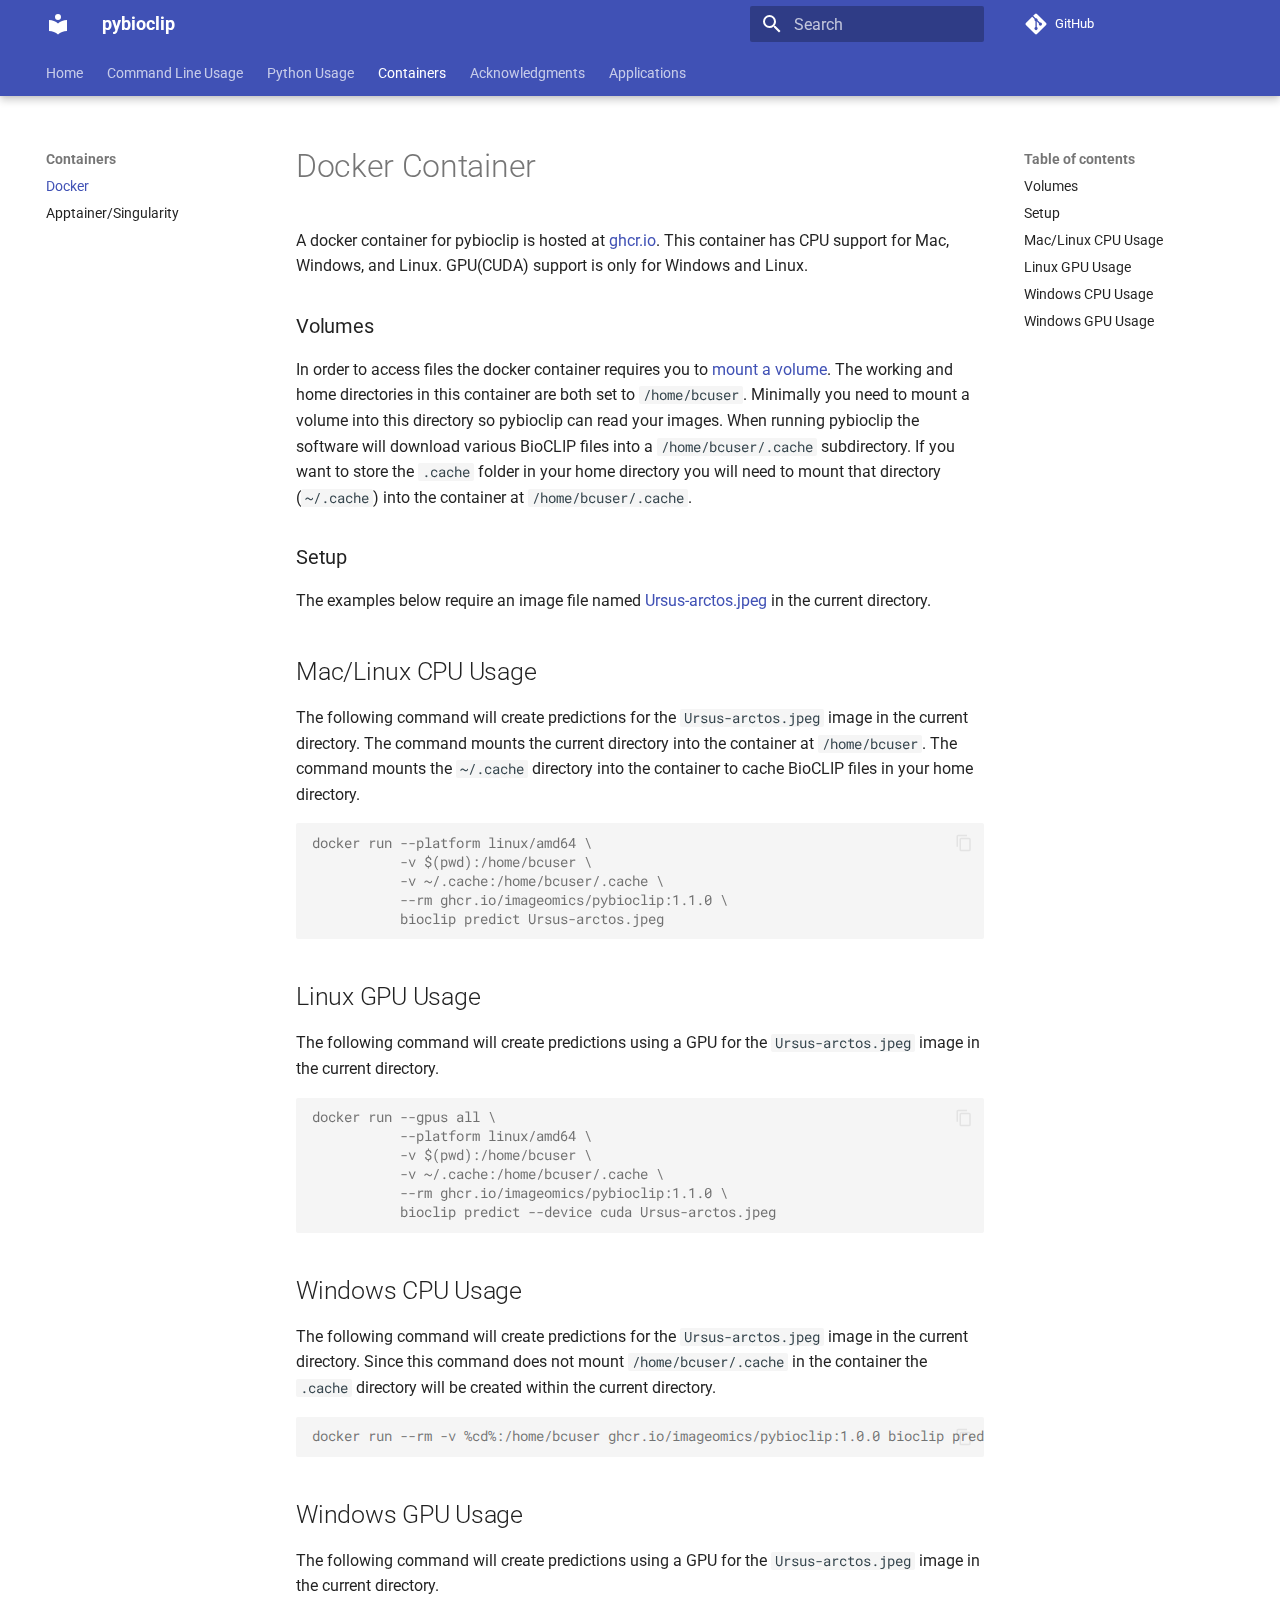
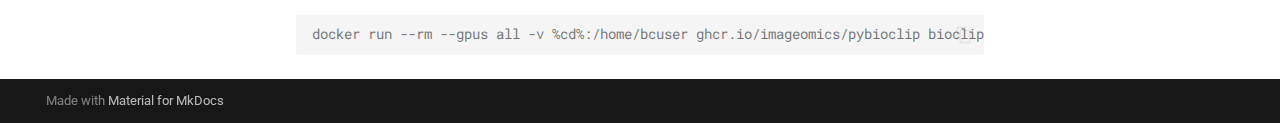
<file: docker/index.html>
<!doctype html>
<html lang="en" class="no-js">
  <head>
    
      <meta charset="utf-8">
      <meta name="viewport" content="width=device-width,initial-scale=1">
      
      
      
      
        <link rel="prev" href="../python-api/">
      
      
        <link rel="next" href="../apptainer/">
      
      
      <link rel="icon" href="../assets/images/favicon.png">
      <meta name="generator" content="mkdocs-1.6.1, mkdocs-material-9.6.11">
    
    
      
        <title>Docker - pybioclip</title>
      
    
    
      <link rel="stylesheet" href="../assets/stylesheets/main.4af4bdda.min.css">
      
      


    
    
      
    
    
      
        
        
        <link rel="preconnect" href="https://fonts.gstatic.com" crossorigin>
        <link rel="stylesheet" href="https://fonts.googleapis.com/css?family=Roboto:300,300i,400,400i,700,700i%7CRoboto+Mono:400,400i,700,700i&display=fallback">
        <style>:root{--md-text-font:"Roboto";--md-code-font:"Roboto Mono"}</style>
      
    
    
      <link rel="stylesheet" href="../assets/_mkdocstrings.css">
    
      <link rel="stylesheet" href="../css/mkdocstrings.css">
    
    <script>__md_scope=new URL("..",location),__md_hash=e=>[...e].reduce(((e,_)=>(e<<5)-e+_.charCodeAt(0)),0),__md_get=(e,_=localStorage,t=__md_scope)=>JSON.parse(_.getItem(t.pathname+"."+e)),__md_set=(e,_,t=localStorage,a=__md_scope)=>{try{t.setItem(a.pathname+"."+e,JSON.stringify(_))}catch(e){}}</script>
    
      

    
    
    
  </head>
  
  
    <body dir="ltr">
  
    
    <input class="md-toggle" data-md-toggle="drawer" type="checkbox" id="__drawer" autocomplete="off">
    <input class="md-toggle" data-md-toggle="search" type="checkbox" id="__search" autocomplete="off">
    <label class="md-overlay" for="__drawer"></label>
    <div data-md-component="skip">
      
        
        <a href="#docker-container" class="md-skip">
          Skip to content
        </a>
      
    </div>
    <div data-md-component="announce">
      
    </div>
    
    
      

  

<header class="md-header md-header--shadow md-header--lifted" data-md-component="header">
  <nav class="md-header__inner md-grid" aria-label="Header">
    <a href=".." title="pybioclip" class="md-header__button md-logo" aria-label="pybioclip" data-md-component="logo">
      
  
  <svg xmlns="http://www.w3.org/2000/svg" viewBox="0 0 24 24"><path d="M12 8a3 3 0 0 0 3-3 3 3 0 0 0-3-3 3 3 0 0 0-3 3 3 3 0 0 0 3 3m0 3.54C9.64 9.35 6.5 8 3 8v11c3.5 0 6.64 1.35 9 3.54 2.36-2.19 5.5-3.54 9-3.54V8c-3.5 0-6.64 1.35-9 3.54"/></svg>

    </a>
    <label class="md-header__button md-icon" for="__drawer">
      
      <svg xmlns="http://www.w3.org/2000/svg" viewBox="0 0 24 24"><path d="M3 6h18v2H3zm0 5h18v2H3zm0 5h18v2H3z"/></svg>
    </label>
    <div class="md-header__title" data-md-component="header-title">
      <div class="md-header__ellipsis">
        <div class="md-header__topic">
          <span class="md-ellipsis">
            pybioclip
          </span>
        </div>
        <div class="md-header__topic" data-md-component="header-topic">
          <span class="md-ellipsis">
            
              Docker
            
          </span>
        </div>
      </div>
    </div>
    
    
      <script>var palette=__md_get("__palette");if(palette&&palette.color){if("(prefers-color-scheme)"===palette.color.media){var media=matchMedia("(prefers-color-scheme: light)"),input=document.querySelector(media.matches?"[data-md-color-media='(prefers-color-scheme: light)']":"[data-md-color-media='(prefers-color-scheme: dark)']");palette.color.media=input.getAttribute("data-md-color-media"),palette.color.scheme=input.getAttribute("data-md-color-scheme"),palette.color.primary=input.getAttribute("data-md-color-primary"),palette.color.accent=input.getAttribute("data-md-color-accent")}for(var[key,value]of Object.entries(palette.color))document.body.setAttribute("data-md-color-"+key,value)}</script>
    
    
    
      
      
        <label class="md-header__button md-icon" for="__search">
          
          <svg xmlns="http://www.w3.org/2000/svg" viewBox="0 0 24 24"><path d="M9.5 3A6.5 6.5 0 0 1 16 9.5c0 1.61-.59 3.09-1.56 4.23l.27.27h.79l5 5-1.5 1.5-5-5v-.79l-.27-.27A6.52 6.52 0 0 1 9.5 16 6.5 6.5 0 0 1 3 9.5 6.5 6.5 0 0 1 9.5 3m0 2C7 5 5 7 5 9.5S7 14 9.5 14 14 12 14 9.5 12 5 9.5 5"/></svg>
        </label>
        <div class="md-search" data-md-component="search" role="dialog">
  <label class="md-search__overlay" for="__search"></label>
  <div class="md-search__inner" role="search">
    <form class="md-search__form" name="search">
      <input type="text" class="md-search__input" name="query" aria-label="Search" placeholder="Search" autocapitalize="off" autocorrect="off" autocomplete="off" spellcheck="false" data-md-component="search-query" required>
      <label class="md-search__icon md-icon" for="__search">
        
        <svg xmlns="http://www.w3.org/2000/svg" viewBox="0 0 24 24"><path d="M9.5 3A6.5 6.5 0 0 1 16 9.5c0 1.61-.59 3.09-1.56 4.23l.27.27h.79l5 5-1.5 1.5-5-5v-.79l-.27-.27A6.52 6.52 0 0 1 9.5 16 6.5 6.5 0 0 1 3 9.5 6.5 6.5 0 0 1 9.5 3m0 2C7 5 5 7 5 9.5S7 14 9.5 14 14 12 14 9.5 12 5 9.5 5"/></svg>
        
        <svg xmlns="http://www.w3.org/2000/svg" viewBox="0 0 24 24"><path d="M20 11v2H8l5.5 5.5-1.42 1.42L4.16 12l7.92-7.92L13.5 5.5 8 11z"/></svg>
      </label>
      <nav class="md-search__options" aria-label="Search">
        
        <button type="reset" class="md-search__icon md-icon" title="Clear" aria-label="Clear" tabindex="-1">
          
          <svg xmlns="http://www.w3.org/2000/svg" viewBox="0 0 24 24"><path d="M19 6.41 17.59 5 12 10.59 6.41 5 5 6.41 10.59 12 5 17.59 6.41 19 12 13.41 17.59 19 19 17.59 13.41 12z"/></svg>
        </button>
      </nav>
      
    </form>
    <div class="md-search__output">
      <div class="md-search__scrollwrap" tabindex="0" data-md-scrollfix>
        <div class="md-search-result" data-md-component="search-result">
          <div class="md-search-result__meta">
            Initializing search
          </div>
          <ol class="md-search-result__list" role="presentation"></ol>
        </div>
      </div>
    </div>
  </div>
</div>
      
    
    
      <div class="md-header__source">
        <a href="https://github.com/Imageomics/pybioclip" title="Go to repository" class="md-source" data-md-component="source">
  <div class="md-source__icon md-icon">
    
    <svg xmlns="http://www.w3.org/2000/svg" viewBox="0 0 448 512"><!--! Font Awesome Free 6.7.2 by @fontawesome - https://fontawesome.com License - https://fontawesome.com/license/free (Icons: CC BY 4.0, Fonts: SIL OFL 1.1, Code: MIT License) Copyright 2024 Fonticons, Inc.--><path d="M439.55 236.05 244 40.45a28.87 28.87 0 0 0-40.81 0l-40.66 40.63 51.52 51.52c27.06-9.14 52.68 16.77 43.39 43.68l49.66 49.66c34.23-11.8 61.18 31 35.47 56.69-26.49 26.49-70.21-2.87-56-37.34L240.22 199v121.85c25.3 12.54 22.26 41.85 9.08 55a34.34 34.34 0 0 1-48.55 0c-17.57-17.6-11.07-46.91 11.25-56v-123c-20.8-8.51-24.6-30.74-18.64-45L142.57 101 8.45 235.14a28.86 28.86 0 0 0 0 40.81l195.61 195.6a28.86 28.86 0 0 0 40.8 0l194.69-194.69a28.86 28.86 0 0 0 0-40.81"/></svg>
  </div>
  <div class="md-source__repository">
    GitHub
  </div>
</a>
      </div>
    
  </nav>
  
    
      
<nav class="md-tabs" aria-label="Tabs" data-md-component="tabs">
  <div class="md-grid">
    <ul class="md-tabs__list">
      
        
  
  
  
  
    <li class="md-tabs__item">
      <a href=".." class="md-tabs__link">
        
  
  
    
  
  Home

      </a>
    </li>
  

      
        
  
  
  
  
    
    
      <li class="md-tabs__item">
        <a href="../command-line-tutorial/" class="md-tabs__link">
          
  
  
  Command Line Usage

        </a>
      </li>
    
  

      
        
  
  
  
  
    
    
      <li class="md-tabs__item">
        <a href="../python-tutorial/" class="md-tabs__link">
          
  
  
  Python Usage

        </a>
      </li>
    
  

      
        
  
  
  
    
  
  
    
    
      <li class="md-tabs__item md-tabs__item--active">
        <a href="./" class="md-tabs__link">
          
  
  
  Containers

        </a>
      </li>
    
  

      
        
  
  
  
  
    <li class="md-tabs__item">
      <a href="../acknowledgments/" class="md-tabs__link">
        
  
  
    
  
  Acknowledgments

      </a>
    </li>
  

      
        
  
  
  
  
    
    
      <li class="md-tabs__item">
        <a href="../geo-restricted-taxa/" class="md-tabs__link">
          
  
  
  Applications

        </a>
      </li>
    
  

      
    </ul>
  </div>
</nav>
    
  
</header>
    
    <div class="md-container" data-md-component="container">
      
      
        
      
      <main class="md-main" data-md-component="main">
        <div class="md-main__inner md-grid">
          
            
              
              <div class="md-sidebar md-sidebar--primary" data-md-component="sidebar" data-md-type="navigation" >
                <div class="md-sidebar__scrollwrap">
                  <div class="md-sidebar__inner">
                    


  


<nav class="md-nav md-nav--primary md-nav--lifted" aria-label="Navigation" data-md-level="0">
  <label class="md-nav__title" for="__drawer">
    <a href=".." title="pybioclip" class="md-nav__button md-logo" aria-label="pybioclip" data-md-component="logo">
      
  
  <svg xmlns="http://www.w3.org/2000/svg" viewBox="0 0 24 24"><path d="M12 8a3 3 0 0 0 3-3 3 3 0 0 0-3-3 3 3 0 0 0-3 3 3 3 0 0 0 3 3m0 3.54C9.64 9.35 6.5 8 3 8v11c3.5 0 6.64 1.35 9 3.54 2.36-2.19 5.5-3.54 9-3.54V8c-3.5 0-6.64 1.35-9 3.54"/></svg>

    </a>
    pybioclip
  </label>
  
    <div class="md-nav__source">
      <a href="https://github.com/Imageomics/pybioclip" title="Go to repository" class="md-source" data-md-component="source">
  <div class="md-source__icon md-icon">
    
    <svg xmlns="http://www.w3.org/2000/svg" viewBox="0 0 448 512"><!--! Font Awesome Free 6.7.2 by @fontawesome - https://fontawesome.com License - https://fontawesome.com/license/free (Icons: CC BY 4.0, Fonts: SIL OFL 1.1, Code: MIT License) Copyright 2024 Fonticons, Inc.--><path d="M439.55 236.05 244 40.45a28.87 28.87 0 0 0-40.81 0l-40.66 40.63 51.52 51.52c27.06-9.14 52.68 16.77 43.39 43.68l49.66 49.66c34.23-11.8 61.18 31 35.47 56.69-26.49 26.49-70.21-2.87-56-37.34L240.22 199v121.85c25.3 12.54 22.26 41.85 9.08 55a34.34 34.34 0 0 1-48.55 0c-17.57-17.6-11.07-46.91 11.25-56v-123c-20.8-8.51-24.6-30.74-18.64-45L142.57 101 8.45 235.14a28.86 28.86 0 0 0 0 40.81l195.61 195.6a28.86 28.86 0 0 0 40.8 0l194.69-194.69a28.86 28.86 0 0 0 0-40.81"/></svg>
  </div>
  <div class="md-source__repository">
    GitHub
  </div>
</a>
    </div>
  
  <ul class="md-nav__list" data-md-scrollfix>
    
      
      
  
  
  
  
    <li class="md-nav__item">
      <a href=".." class="md-nav__link">
        
  
  
  <span class="md-ellipsis">
    Home
    
  </span>
  

      </a>
    </li>
  

    
      
      
  
  
  
  
    
    
    
    
      
      
    
    
    <li class="md-nav__item md-nav__item--nested">
      
        
        
        <input class="md-nav__toggle md-toggle " type="checkbox" id="__nav_2" >
        
          
          <label class="md-nav__link" for="__nav_2" id="__nav_2_label" tabindex="0">
            
  
  
  <span class="md-ellipsis">
    Command Line Usage
    
  </span>
  

            <span class="md-nav__icon md-icon"></span>
          </label>
        
        <nav class="md-nav" data-md-level="1" aria-labelledby="__nav_2_label" aria-expanded="false">
          <label class="md-nav__title" for="__nav_2">
            <span class="md-nav__icon md-icon"></span>
            Command Line Usage
          </label>
          <ul class="md-nav__list" data-md-scrollfix>
            
              
                
  
  
  
  
    <li class="md-nav__item">
      <a href="../command-line-tutorial/" class="md-nav__link">
        
  
  
  <span class="md-ellipsis">
    Tutorial
    
  </span>
  

      </a>
    </li>
  

              
            
              
                
  
  
  
  
    <li class="md-nav__item">
      <a href="../command-line-help/" class="md-nav__link">
        
  
  
  <span class="md-ellipsis">
    Help
    
  </span>
  

      </a>
    </li>
  

              
            
          </ul>
        </nav>
      
    </li>
  

    
      
      
  
  
  
  
    
    
    
    
      
      
    
    
    <li class="md-nav__item md-nav__item--nested">
      
        
        
        <input class="md-nav__toggle md-toggle " type="checkbox" id="__nav_3" >
        
          
          <label class="md-nav__link" for="__nav_3" id="__nav_3_label" tabindex="0">
            
  
  
  <span class="md-ellipsis">
    Python Usage
    
  </span>
  

            <span class="md-nav__icon md-icon"></span>
          </label>
        
        <nav class="md-nav" data-md-level="1" aria-labelledby="__nav_3_label" aria-expanded="false">
          <label class="md-nav__title" for="__nav_3">
            <span class="md-nav__icon md-icon"></span>
            Python Usage
          </label>
          <ul class="md-nav__list" data-md-scrollfix>
            
              
                
  
  
  
  
    <li class="md-nav__item">
      <a href="../python-tutorial/" class="md-nav__link">
        
  
  
  <span class="md-ellipsis">
    Tutorial
    
  </span>
  

      </a>
    </li>
  

              
            
              
                
  
  
  
  
    <li class="md-nav__item">
      <a href="../python-api/" class="md-nav__link">
        
  
  
  <span class="md-ellipsis">
    API
    
  </span>
  

      </a>
    </li>
  

              
            
          </ul>
        </nav>
      
    </li>
  

    
      
      
  
  
    
  
  
  
    
    
    
    
      
        
        
      
      
    
    
    <li class="md-nav__item md-nav__item--active md-nav__item--section md-nav__item--nested">
      
        
        
        <input class="md-nav__toggle md-toggle " type="checkbox" id="__nav_4" checked>
        
          
          <label class="md-nav__link" for="__nav_4" id="__nav_4_label" tabindex="">
            
  
  
  <span class="md-ellipsis">
    Containers
    
  </span>
  

            <span class="md-nav__icon md-icon"></span>
          </label>
        
        <nav class="md-nav" data-md-level="1" aria-labelledby="__nav_4_label" aria-expanded="true">
          <label class="md-nav__title" for="__nav_4">
            <span class="md-nav__icon md-icon"></span>
            Containers
          </label>
          <ul class="md-nav__list" data-md-scrollfix>
            
              
                
  
  
    
  
  
  
    <li class="md-nav__item md-nav__item--active">
      
      <input class="md-nav__toggle md-toggle" type="checkbox" id="__toc">
      
      
        
      
      
        <label class="md-nav__link md-nav__link--active" for="__toc">
          
  
  
  <span class="md-ellipsis">
    Docker
    
  </span>
  

          <span class="md-nav__icon md-icon"></span>
        </label>
      
      <a href="./" class="md-nav__link md-nav__link--active">
        
  
  
  <span class="md-ellipsis">
    Docker
    
  </span>
  

      </a>
      
        

<nav class="md-nav md-nav--secondary" aria-label="Table of contents">
  
  
  
    
  
  
    <label class="md-nav__title" for="__toc">
      <span class="md-nav__icon md-icon"></span>
      Table of contents
    </label>
    <ul class="md-nav__list" data-md-component="toc" data-md-scrollfix>
      
        <li class="md-nav__item">
  <a href="#volumes" class="md-nav__link">
    <span class="md-ellipsis">
      Volumes
    </span>
  </a>
  
</li>
      
        <li class="md-nav__item">
  <a href="#setup" class="md-nav__link">
    <span class="md-ellipsis">
      Setup
    </span>
  </a>
  
</li>
      
        <li class="md-nav__item">
  <a href="#maclinux-cpu-usage" class="md-nav__link">
    <span class="md-ellipsis">
      Mac/Linux CPU Usage
    </span>
  </a>
  
</li>
      
        <li class="md-nav__item">
  <a href="#linux-gpu-usage" class="md-nav__link">
    <span class="md-ellipsis">
      Linux GPU Usage
    </span>
  </a>
  
</li>
      
        <li class="md-nav__item">
  <a href="#windows-cpu-usage" class="md-nav__link">
    <span class="md-ellipsis">
      Windows CPU Usage
    </span>
  </a>
  
</li>
      
        <li class="md-nav__item">
  <a href="#windows-gpu-usage" class="md-nav__link">
    <span class="md-ellipsis">
      Windows GPU Usage
    </span>
  </a>
  
</li>
      
    </ul>
  
</nav>
      
    </li>
  

              
            
              
                
  
  
  
  
    <li class="md-nav__item">
      <a href="../apptainer/" class="md-nav__link">
        
  
  
  <span class="md-ellipsis">
    Apptainer/Singularity
    
  </span>
  

      </a>
    </li>
  

              
            
          </ul>
        </nav>
      
    </li>
  

    
      
      
  
  
  
  
    <li class="md-nav__item">
      <a href="../acknowledgments/" class="md-nav__link">
        
  
  
  <span class="md-ellipsis">
    Acknowledgments
    
  </span>
  

      </a>
    </li>
  

    
      
      
  
  
  
  
    
    
    
    
      
      
    
    
    <li class="md-nav__item md-nav__item--nested">
      
        
        
        <input class="md-nav__toggle md-toggle " type="checkbox" id="__nav_6" >
        
          
          <label class="md-nav__link" for="__nav_6" id="__nav_6_label" tabindex="0">
            
  
  
  <span class="md-ellipsis">
    Applications
    
  </span>
  

            <span class="md-nav__icon md-icon"></span>
          </label>
        
        <nav class="md-nav" data-md-level="1" aria-labelledby="__nav_6_label" aria-expanded="false">
          <label class="md-nav__title" for="__nav_6">
            <span class="md-nav__icon md-icon"></span>
            Applications
          </label>
          <ul class="md-nav__list" data-md-scrollfix>
            
              
                
  
  
  
  
    <li class="md-nav__item">
      <a href="../geo-restricted-taxa/" class="md-nav__link">
        
  
  
  <span class="md-ellipsis">
    Geo-Restricted Taxon List Predictions
    
  </span>
  

      </a>
    </li>
  

              
            
          </ul>
        </nav>
      
    </li>
  

    
  </ul>
</nav>
                  </div>
                </div>
              </div>
            
            
              
              <div class="md-sidebar md-sidebar--secondary" data-md-component="sidebar" data-md-type="toc" >
                <div class="md-sidebar__scrollwrap">
                  <div class="md-sidebar__inner">
                    

<nav class="md-nav md-nav--secondary" aria-label="Table of contents">
  
  
  
    
  
  
    <label class="md-nav__title" for="__toc">
      <span class="md-nav__icon md-icon"></span>
      Table of contents
    </label>
    <ul class="md-nav__list" data-md-component="toc" data-md-scrollfix>
      
        <li class="md-nav__item">
  <a href="#volumes" class="md-nav__link">
    <span class="md-ellipsis">
      Volumes
    </span>
  </a>
  
</li>
      
        <li class="md-nav__item">
  <a href="#setup" class="md-nav__link">
    <span class="md-ellipsis">
      Setup
    </span>
  </a>
  
</li>
      
        <li class="md-nav__item">
  <a href="#maclinux-cpu-usage" class="md-nav__link">
    <span class="md-ellipsis">
      Mac/Linux CPU Usage
    </span>
  </a>
  
</li>
      
        <li class="md-nav__item">
  <a href="#linux-gpu-usage" class="md-nav__link">
    <span class="md-ellipsis">
      Linux GPU Usage
    </span>
  </a>
  
</li>
      
        <li class="md-nav__item">
  <a href="#windows-cpu-usage" class="md-nav__link">
    <span class="md-ellipsis">
      Windows CPU Usage
    </span>
  </a>
  
</li>
      
        <li class="md-nav__item">
  <a href="#windows-gpu-usage" class="md-nav__link">
    <span class="md-ellipsis">
      Windows GPU Usage
    </span>
  </a>
  
</li>
      
    </ul>
  
</nav>
                  </div>
                </div>
              </div>
            
          
          
            <div class="md-content" data-md-component="content">
              <article class="md-content__inner md-typeset">
                
                  


  
  


<h1 id="docker-container">Docker Container</h1>
<p>A docker container for pybioclip is hosted at <a href="https://github.com/Imageomics/pybioclip/pkgs/container/pybioclip">ghcr.io</a>.
This container has CPU support for Mac, Windows, and Linux. GPU(CUDA) support is only for Windows and Linux.</p>
<h3 id="volumes">Volumes</h3>
<p>In order to access files the docker container requires you to <a href="https://docs.docker.com/engine/storage/volumes">mount a volume</a>.
The working and home directories in this container are both set to <code>/home/bcuser</code>.
Minimally you need to mount a volume into this directory so pybioclip can read your images.
When running pybioclip the software will download various BioCLIP files into a <code>/home/bcuser/.cache</code> subdirectory. If you want to store the <code>.cache</code> folder in your home directory you will need to mount that directory (<code>~/.cache</code>) into the container at <code>/home/bcuser/.cache</code>.</p>
<h3 id="setup">Setup</h3>
<p>The examples below require an image file named <a href="https://huggingface.co/spaces/imageomics/bioclip-demo/blob/ef075807a55687b320427196ac1662b9383f988f/examples/Ursus-arctos.jpeg">Ursus-arctos.jpeg</a> in the current directory.</p>
<h2 id="maclinux-cpu-usage">Mac/Linux CPU Usage</h2>
<p>The following command will create predictions for the <code>Ursus-arctos.jpeg</code> image in the current directory.
The command mounts the current directory into the container at <code>/home/bcuser</code>.
The command mounts the <code>~/.cache</code> directory into the container to cache BioCLIP files in your home directory.
<div class="highlight"><pre><span></span><code><span class="go">docker run --platform linux/amd64 \</span>
<span class="go">           -v $(pwd):/home/bcuser \</span>
<span class="go">           -v ~/.cache:/home/bcuser/.cache \</span>
<span class="go">           --rm ghcr.io/imageomics/pybioclip:1.1.0 \</span>
<span class="go">           bioclip predict Ursus-arctos.jpeg</span>
</code></pre></div></p>
<h2 id="linux-gpu-usage">Linux GPU Usage</h2>
<p>The following command will create predictions using a GPU for the <code>Ursus-arctos.jpeg</code> image in the current directory.
<div class="highlight"><pre><span></span><code><span class="go">docker run --gpus all \</span>
<span class="go">           --platform linux/amd64 \</span>
<span class="go">           -v $(pwd):/home/bcuser \</span>
<span class="go">           -v ~/.cache:/home/bcuser/.cache \</span>
<span class="go">           --rm ghcr.io/imageomics/pybioclip:1.1.0 \</span>
<span class="go">           bioclip predict --device cuda Ursus-arctos.jpeg</span>
</code></pre></div></p>
<h2 id="windows-cpu-usage">Windows CPU Usage</h2>
<p>The following command will create predictions for the <code>Ursus-arctos.jpeg</code> image in the current directory.
Since this command does not mount <code>/home/bcuser/.cache</code> in the container the <code>.cache</code> directory will be created within the current directory.
<div class="highlight"><pre><span></span><code><span class="go">docker run --rm -v %cd%:/home/bcuser ghcr.io/imageomics/pybioclip:1.0.0 bioclip predict Ursus-arctos.jpeg</span>
</code></pre></div></p>
<h2 id="windows-gpu-usage">Windows GPU Usage</h2>
<p>The following command will create predictions using a GPU for the <code>Ursus-arctos.jpeg</code> image in the current directory.
<div class="highlight"><pre><span></span><code><span class="go">docker run --rm --gpus all -v %cd%:/home/bcuser ghcr.io/imageomics/pybioclip bioclip:1.0.0 predict --device cuda Ursus-arctos.jpeg</span>
</code></pre></div></p>












                
              </article>
            </div>
          
          
<script>var target=document.getElementById(location.hash.slice(1));target&&target.name&&(target.checked=target.name.startsWith("__tabbed_"))</script>
        </div>
        
      </main>
      
        <footer class="md-footer">
  
  <div class="md-footer-meta md-typeset">
    <div class="md-footer-meta__inner md-grid">
      <div class="md-copyright">
  
  
    Made with
    <a href="https://squidfunk.github.io/mkdocs-material/" target="_blank" rel="noopener">
      Material for MkDocs
    </a>
  
</div>
      
    </div>
  </div>
</footer>
      
    </div>
    <div class="md-dialog" data-md-component="dialog">
      <div class="md-dialog__inner md-typeset"></div>
    </div>
    
    
    
      
      <script id="__config" type="application/json">{"base": "..", "features": ["navigation.tabs", "navigation.tabs.sticky", "content.code.copy", "content.code.annotate"], "search": "../assets/javascripts/workers/search.f8cc74c7.min.js", "tags": null, "translations": {"clipboard.copied": "Copied to clipboard", "clipboard.copy": "Copy to clipboard", "search.result.more.one": "1 more on this page", "search.result.more.other": "# more on this page", "search.result.none": "No matching documents", "search.result.one": "1 matching document", "search.result.other": "# matching documents", "search.result.placeholder": "Type to start searching", "search.result.term.missing": "Missing", "select.version": "Select version"}, "version": null}</script>
    
    
      <script src="../assets/javascripts/bundle.c8b220af.min.js"></script>
      
    
  </body>
</html>
</file>
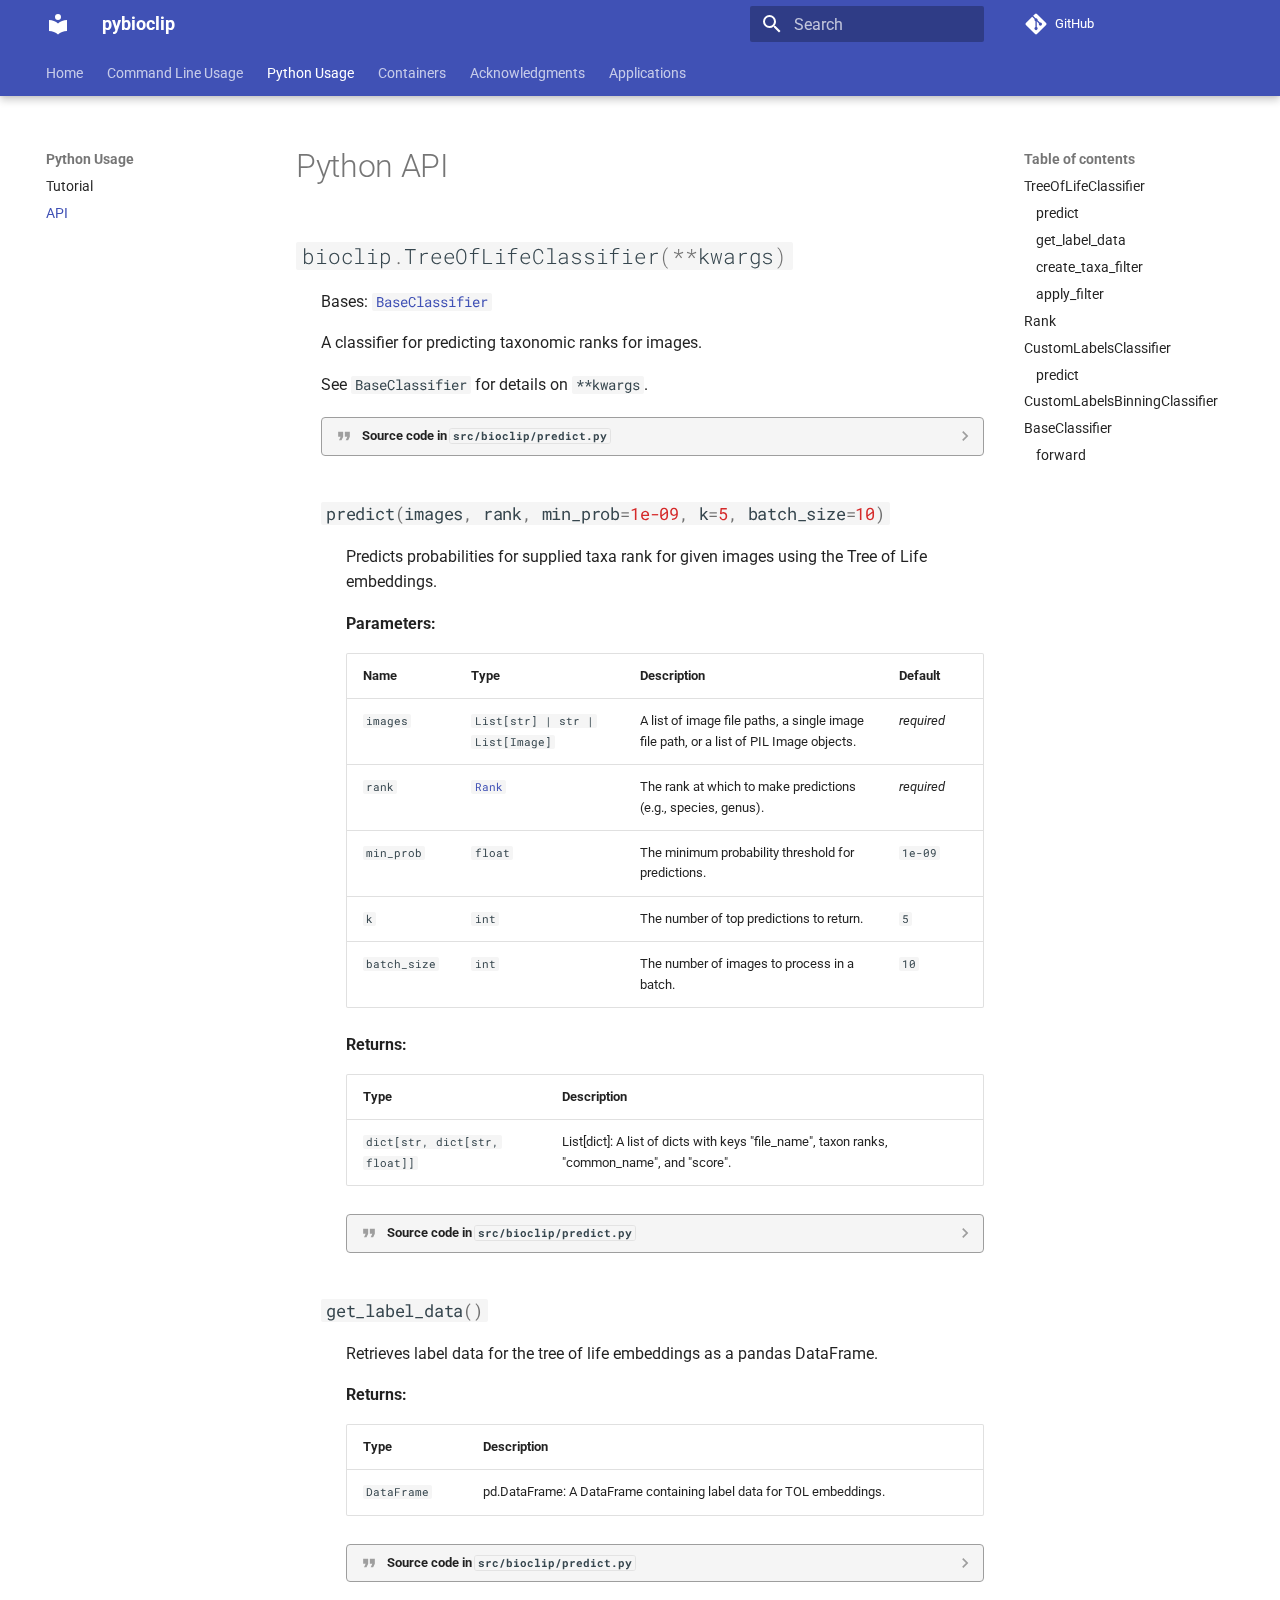
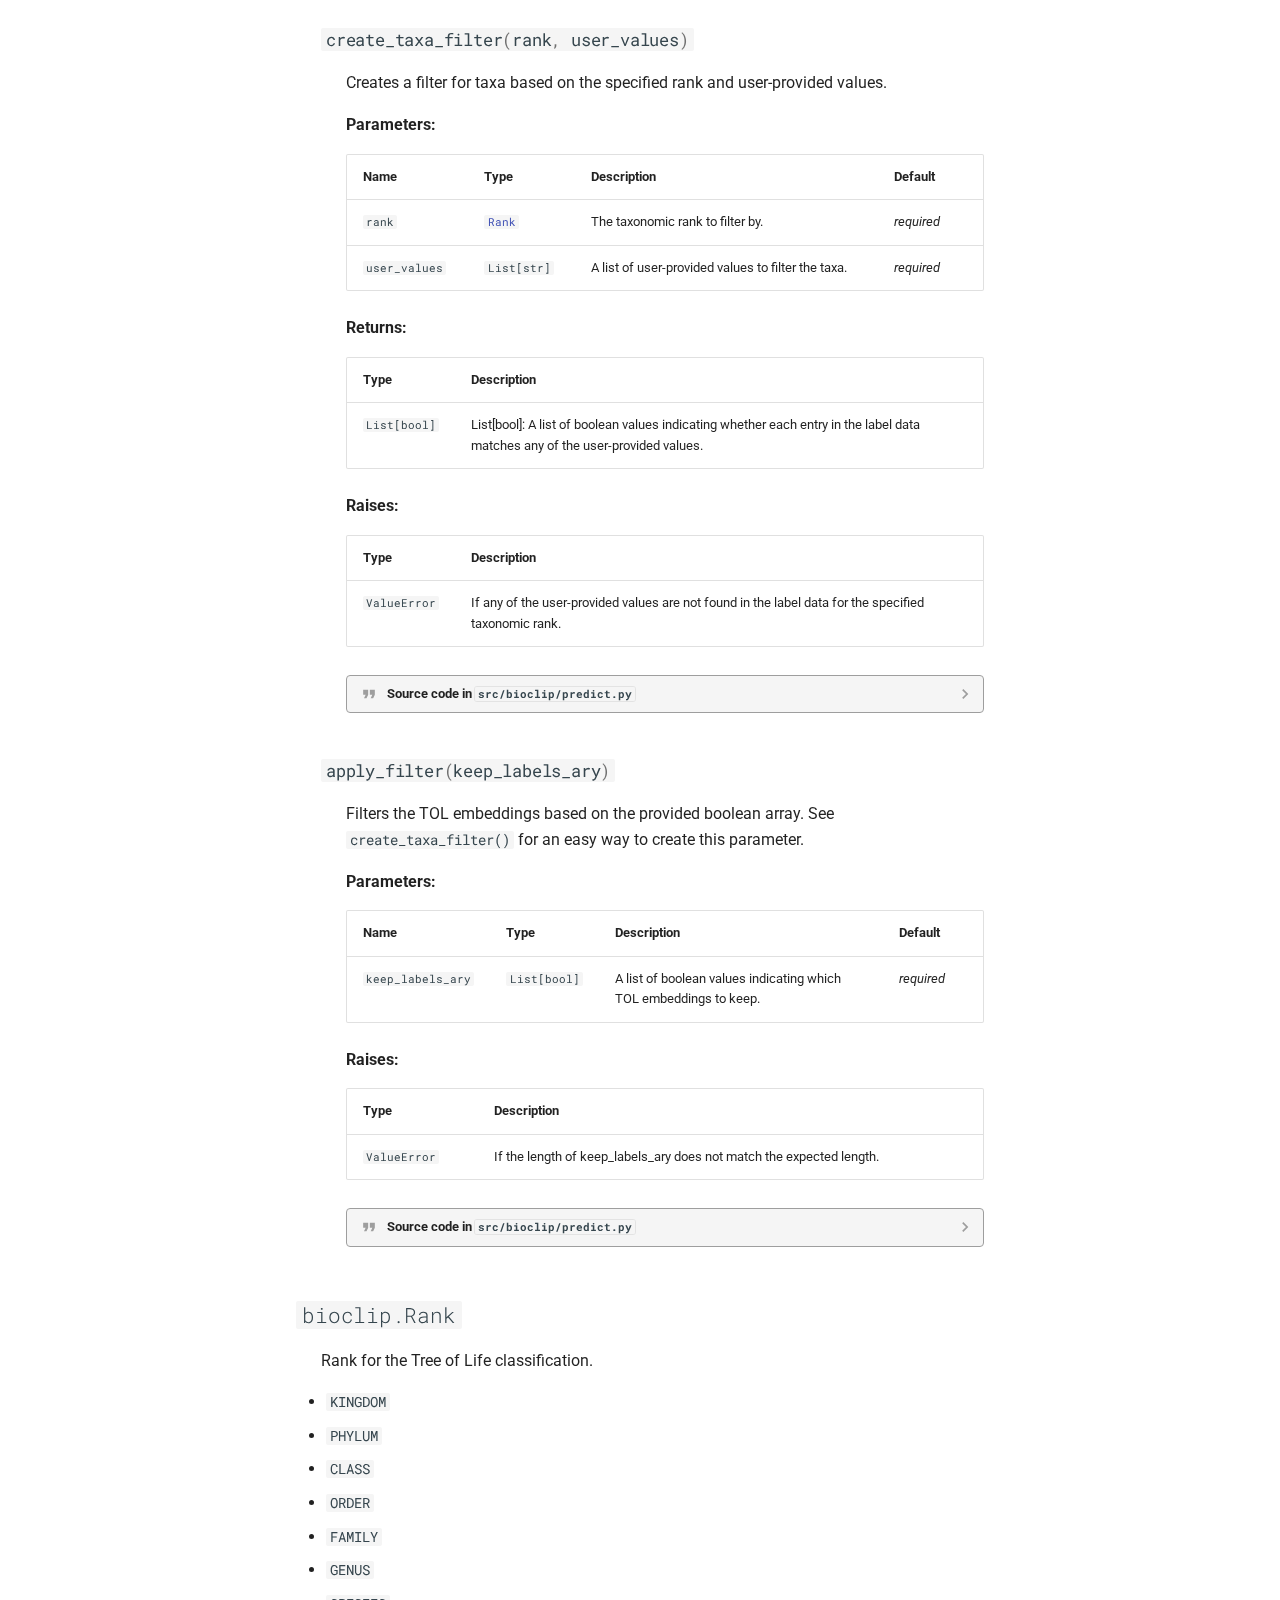
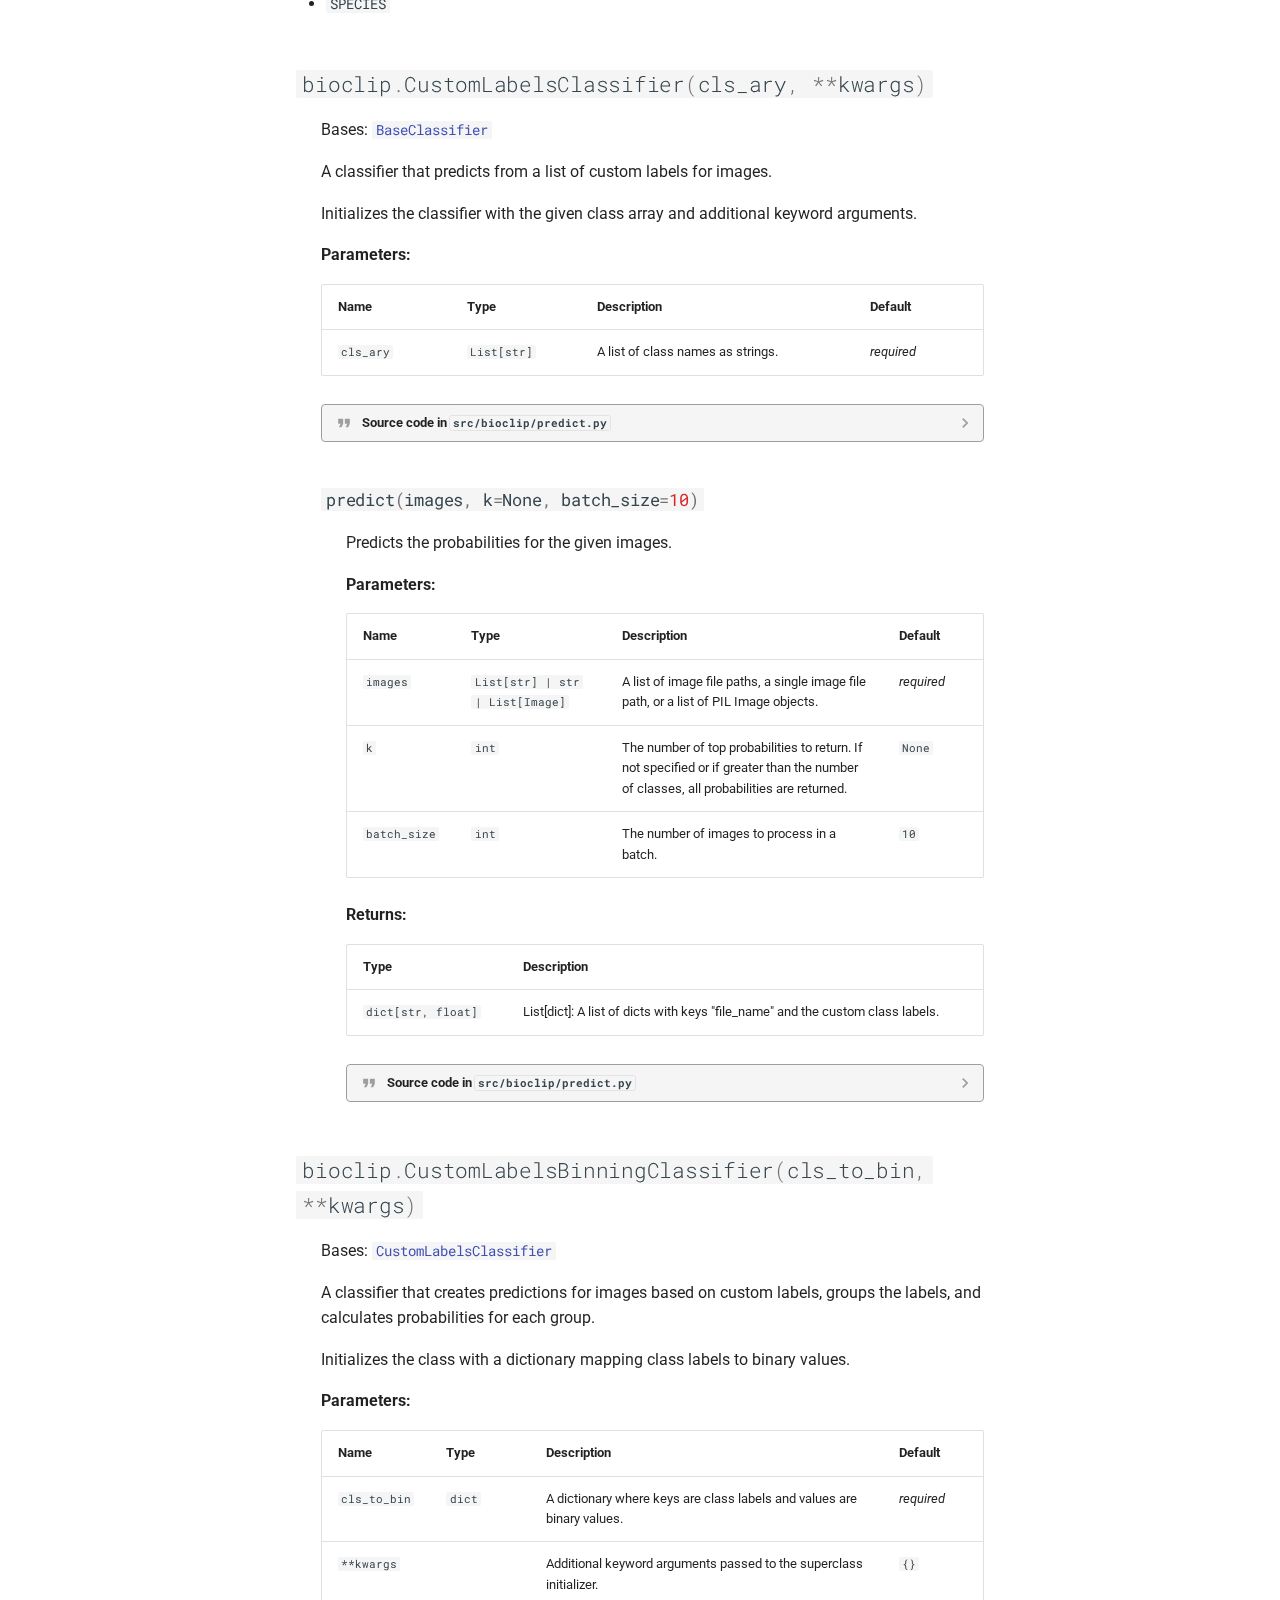
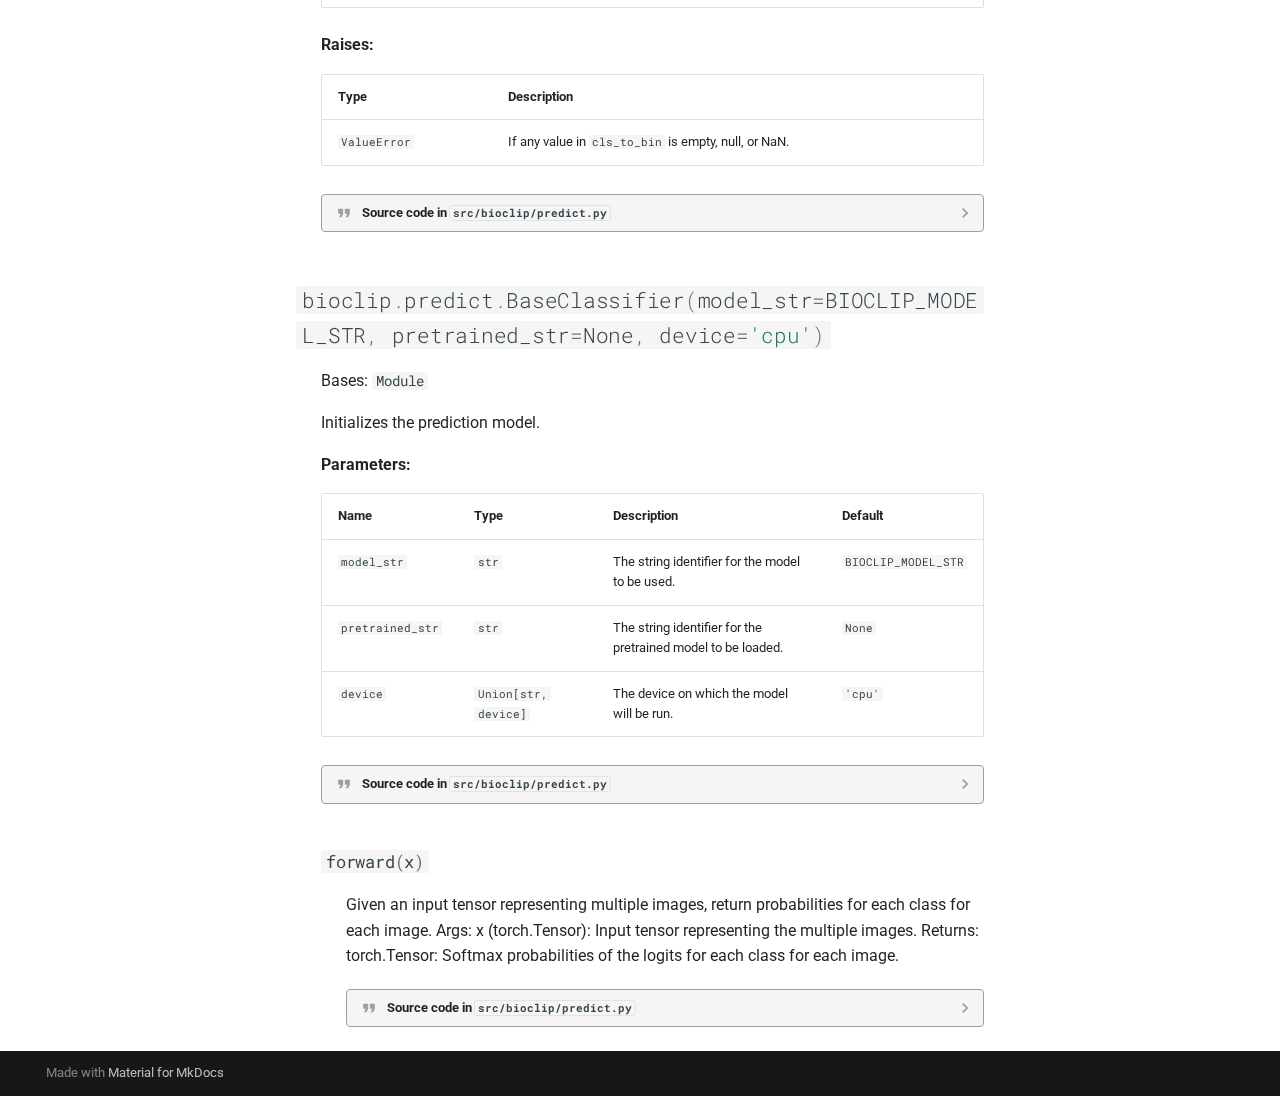
<file: python-api/index.html>
<!doctype html>
<html lang="en" class="no-js">
  <head>
    
      <meta charset="utf-8">
      <meta name="viewport" content="width=device-width,initial-scale=1">
      
      
      
      
        <link rel="prev" href="../python-tutorial/">
      
      
        <link rel="next" href="../docker/">
      
      
      <link rel="icon" href="../assets/images/favicon.png">
      <meta name="generator" content="mkdocs-1.6.1, mkdocs-material-9.6.11">
    
    
      
        <title>API - pybioclip</title>
      
    
    
      <link rel="stylesheet" href="../assets/stylesheets/main.4af4bdda.min.css">
      
      


    
    
      
    
    
      
        
        
        <link rel="preconnect" href="https://fonts.gstatic.com" crossorigin>
        <link rel="stylesheet" href="https://fonts.googleapis.com/css?family=Roboto:300,300i,400,400i,700,700i%7CRoboto+Mono:400,400i,700,700i&display=fallback">
        <style>:root{--md-text-font:"Roboto";--md-code-font:"Roboto Mono"}</style>
      
    
    
      <link rel="stylesheet" href="../assets/_mkdocstrings.css">
    
      <link rel="stylesheet" href="../css/mkdocstrings.css">
    
    <script>__md_scope=new URL("..",location),__md_hash=e=>[...e].reduce(((e,_)=>(e<<5)-e+_.charCodeAt(0)),0),__md_get=(e,_=localStorage,t=__md_scope)=>JSON.parse(_.getItem(t.pathname+"."+e)),__md_set=(e,_,t=localStorage,a=__md_scope)=>{try{t.setItem(a.pathname+"."+e,JSON.stringify(_))}catch(e){}}</script>
    
      

    
    
    
  </head>
  
  
    <body dir="ltr">
  
    
    <input class="md-toggle" data-md-toggle="drawer" type="checkbox" id="__drawer" autocomplete="off">
    <input class="md-toggle" data-md-toggle="search" type="checkbox" id="__search" autocomplete="off">
    <label class="md-overlay" for="__drawer"></label>
    <div data-md-component="skip">
      
        
        <a href="#python-api" class="md-skip">
          Skip to content
        </a>
      
    </div>
    <div data-md-component="announce">
      
    </div>
    
    
      

  

<header class="md-header md-header--shadow md-header--lifted" data-md-component="header">
  <nav class="md-header__inner md-grid" aria-label="Header">
    <a href=".." title="pybioclip" class="md-header__button md-logo" aria-label="pybioclip" data-md-component="logo">
      
  
  <svg xmlns="http://www.w3.org/2000/svg" viewBox="0 0 24 24"><path d="M12 8a3 3 0 0 0 3-3 3 3 0 0 0-3-3 3 3 0 0 0-3 3 3 3 0 0 0 3 3m0 3.54C9.64 9.35 6.5 8 3 8v11c3.5 0 6.64 1.35 9 3.54 2.36-2.19 5.5-3.54 9-3.54V8c-3.5 0-6.64 1.35-9 3.54"/></svg>

    </a>
    <label class="md-header__button md-icon" for="__drawer">
      
      <svg xmlns="http://www.w3.org/2000/svg" viewBox="0 0 24 24"><path d="M3 6h18v2H3zm0 5h18v2H3zm0 5h18v2H3z"/></svg>
    </label>
    <div class="md-header__title" data-md-component="header-title">
      <div class="md-header__ellipsis">
        <div class="md-header__topic">
          <span class="md-ellipsis">
            pybioclip
          </span>
        </div>
        <div class="md-header__topic" data-md-component="header-topic">
          <span class="md-ellipsis">
            
              API
            
          </span>
        </div>
      </div>
    </div>
    
    
      <script>var palette=__md_get("__palette");if(palette&&palette.color){if("(prefers-color-scheme)"===palette.color.media){var media=matchMedia("(prefers-color-scheme: light)"),input=document.querySelector(media.matches?"[data-md-color-media='(prefers-color-scheme: light)']":"[data-md-color-media='(prefers-color-scheme: dark)']");palette.color.media=input.getAttribute("data-md-color-media"),palette.color.scheme=input.getAttribute("data-md-color-scheme"),palette.color.primary=input.getAttribute("data-md-color-primary"),palette.color.accent=input.getAttribute("data-md-color-accent")}for(var[key,value]of Object.entries(palette.color))document.body.setAttribute("data-md-color-"+key,value)}</script>
    
    
    
      
      
        <label class="md-header__button md-icon" for="__search">
          
          <svg xmlns="http://www.w3.org/2000/svg" viewBox="0 0 24 24"><path d="M9.5 3A6.5 6.5 0 0 1 16 9.5c0 1.61-.59 3.09-1.56 4.23l.27.27h.79l5 5-1.5 1.5-5-5v-.79l-.27-.27A6.52 6.52 0 0 1 9.5 16 6.5 6.5 0 0 1 3 9.5 6.5 6.5 0 0 1 9.5 3m0 2C7 5 5 7 5 9.5S7 14 9.5 14 14 12 14 9.5 12 5 9.5 5"/></svg>
        </label>
        <div class="md-search" data-md-component="search" role="dialog">
  <label class="md-search__overlay" for="__search"></label>
  <div class="md-search__inner" role="search">
    <form class="md-search__form" name="search">
      <input type="text" class="md-search__input" name="query" aria-label="Search" placeholder="Search" autocapitalize="off" autocorrect="off" autocomplete="off" spellcheck="false" data-md-component="search-query" required>
      <label class="md-search__icon md-icon" for="__search">
        
        <svg xmlns="http://www.w3.org/2000/svg" viewBox="0 0 24 24"><path d="M9.5 3A6.5 6.5 0 0 1 16 9.5c0 1.61-.59 3.09-1.56 4.23l.27.27h.79l5 5-1.5 1.5-5-5v-.79l-.27-.27A6.52 6.52 0 0 1 9.5 16 6.5 6.5 0 0 1 3 9.5 6.5 6.5 0 0 1 9.5 3m0 2C7 5 5 7 5 9.5S7 14 9.5 14 14 12 14 9.5 12 5 9.5 5"/></svg>
        
        <svg xmlns="http://www.w3.org/2000/svg" viewBox="0 0 24 24"><path d="M20 11v2H8l5.5 5.5-1.42 1.42L4.16 12l7.92-7.92L13.5 5.5 8 11z"/></svg>
      </label>
      <nav class="md-search__options" aria-label="Search">
        
        <button type="reset" class="md-search__icon md-icon" title="Clear" aria-label="Clear" tabindex="-1">
          
          <svg xmlns="http://www.w3.org/2000/svg" viewBox="0 0 24 24"><path d="M19 6.41 17.59 5 12 10.59 6.41 5 5 6.41 10.59 12 5 17.59 6.41 19 12 13.41 17.59 19 19 17.59 13.41 12z"/></svg>
        </button>
      </nav>
      
    </form>
    <div class="md-search__output">
      <div class="md-search__scrollwrap" tabindex="0" data-md-scrollfix>
        <div class="md-search-result" data-md-component="search-result">
          <div class="md-search-result__meta">
            Initializing search
          </div>
          <ol class="md-search-result__list" role="presentation"></ol>
        </div>
      </div>
    </div>
  </div>
</div>
      
    
    
      <div class="md-header__source">
        <a href="https://github.com/Imageomics/pybioclip" title="Go to repository" class="md-source" data-md-component="source">
  <div class="md-source__icon md-icon">
    
    <svg xmlns="http://www.w3.org/2000/svg" viewBox="0 0 448 512"><!--! Font Awesome Free 6.7.2 by @fontawesome - https://fontawesome.com License - https://fontawesome.com/license/free (Icons: CC BY 4.0, Fonts: SIL OFL 1.1, Code: MIT License) Copyright 2024 Fonticons, Inc.--><path d="M439.55 236.05 244 40.45a28.87 28.87 0 0 0-40.81 0l-40.66 40.63 51.52 51.52c27.06-9.14 52.68 16.77 43.39 43.68l49.66 49.66c34.23-11.8 61.18 31 35.47 56.69-26.49 26.49-70.21-2.87-56-37.34L240.22 199v121.85c25.3 12.54 22.26 41.85 9.08 55a34.34 34.34 0 0 1-48.55 0c-17.57-17.6-11.07-46.91 11.25-56v-123c-20.8-8.51-24.6-30.74-18.64-45L142.57 101 8.45 235.14a28.86 28.86 0 0 0 0 40.81l195.61 195.6a28.86 28.86 0 0 0 40.8 0l194.69-194.69a28.86 28.86 0 0 0 0-40.81"/></svg>
  </div>
  <div class="md-source__repository">
    GitHub
  </div>
</a>
      </div>
    
  </nav>
  
    
      
<nav class="md-tabs" aria-label="Tabs" data-md-component="tabs">
  <div class="md-grid">
    <ul class="md-tabs__list">
      
        
  
  
  
  
    <li class="md-tabs__item">
      <a href=".." class="md-tabs__link">
        
  
  
    
  
  Home

      </a>
    </li>
  

      
        
  
  
  
  
    
    
      <li class="md-tabs__item">
        <a href="../command-line-tutorial/" class="md-tabs__link">
          
  
  
  Command Line Usage

        </a>
      </li>
    
  

      
        
  
  
  
    
  
  
    
    
      <li class="md-tabs__item md-tabs__item--active">
        <a href="../python-tutorial/" class="md-tabs__link">
          
  
  
  Python Usage

        </a>
      </li>
    
  

      
        
  
  
  
  
    
    
      <li class="md-tabs__item">
        <a href="../docker/" class="md-tabs__link">
          
  
  
  Containers

        </a>
      </li>
    
  

      
        
  
  
  
  
    <li class="md-tabs__item">
      <a href="../acknowledgments/" class="md-tabs__link">
        
  
  
    
  
  Acknowledgments

      </a>
    </li>
  

      
        
  
  
  
  
    
    
      <li class="md-tabs__item">
        <a href="../geo-restricted-taxa/" class="md-tabs__link">
          
  
  
  Applications

        </a>
      </li>
    
  

      
    </ul>
  </div>
</nav>
    
  
</header>
    
    <div class="md-container" data-md-component="container">
      
      
        
      
      <main class="md-main" data-md-component="main">
        <div class="md-main__inner md-grid">
          
            
              
              <div class="md-sidebar md-sidebar--primary" data-md-component="sidebar" data-md-type="navigation" >
                <div class="md-sidebar__scrollwrap">
                  <div class="md-sidebar__inner">
                    


  


<nav class="md-nav md-nav--primary md-nav--lifted" aria-label="Navigation" data-md-level="0">
  <label class="md-nav__title" for="__drawer">
    <a href=".." title="pybioclip" class="md-nav__button md-logo" aria-label="pybioclip" data-md-component="logo">
      
  
  <svg xmlns="http://www.w3.org/2000/svg" viewBox="0 0 24 24"><path d="M12 8a3 3 0 0 0 3-3 3 3 0 0 0-3-3 3 3 0 0 0-3 3 3 3 0 0 0 3 3m0 3.54C9.64 9.35 6.5 8 3 8v11c3.5 0 6.64 1.35 9 3.54 2.36-2.19 5.5-3.54 9-3.54V8c-3.5 0-6.64 1.35-9 3.54"/></svg>

    </a>
    pybioclip
  </label>
  
    <div class="md-nav__source">
      <a href="https://github.com/Imageomics/pybioclip" title="Go to repository" class="md-source" data-md-component="source">
  <div class="md-source__icon md-icon">
    
    <svg xmlns="http://www.w3.org/2000/svg" viewBox="0 0 448 512"><!--! Font Awesome Free 6.7.2 by @fontawesome - https://fontawesome.com License - https://fontawesome.com/license/free (Icons: CC BY 4.0, Fonts: SIL OFL 1.1, Code: MIT License) Copyright 2024 Fonticons, Inc.--><path d="M439.55 236.05 244 40.45a28.87 28.87 0 0 0-40.81 0l-40.66 40.63 51.52 51.52c27.06-9.14 52.68 16.77 43.39 43.68l49.66 49.66c34.23-11.8 61.18 31 35.47 56.69-26.49 26.49-70.21-2.87-56-37.34L240.22 199v121.85c25.3 12.54 22.26 41.85 9.08 55a34.34 34.34 0 0 1-48.55 0c-17.57-17.6-11.07-46.91 11.25-56v-123c-20.8-8.51-24.6-30.74-18.64-45L142.57 101 8.45 235.14a28.86 28.86 0 0 0 0 40.81l195.61 195.6a28.86 28.86 0 0 0 40.8 0l194.69-194.69a28.86 28.86 0 0 0 0-40.81"/></svg>
  </div>
  <div class="md-source__repository">
    GitHub
  </div>
</a>
    </div>
  
  <ul class="md-nav__list" data-md-scrollfix>
    
      
      
  
  
  
  
    <li class="md-nav__item">
      <a href=".." class="md-nav__link">
        
  
  
  <span class="md-ellipsis">
    Home
    
  </span>
  

      </a>
    </li>
  

    
      
      
  
  
  
  
    
    
    
    
      
      
    
    
    <li class="md-nav__item md-nav__item--nested">
      
        
        
        <input class="md-nav__toggle md-toggle " type="checkbox" id="__nav_2" >
        
          
          <label class="md-nav__link" for="__nav_2" id="__nav_2_label" tabindex="0">
            
  
  
  <span class="md-ellipsis">
    Command Line Usage
    
  </span>
  

            <span class="md-nav__icon md-icon"></span>
          </label>
        
        <nav class="md-nav" data-md-level="1" aria-labelledby="__nav_2_label" aria-expanded="false">
          <label class="md-nav__title" for="__nav_2">
            <span class="md-nav__icon md-icon"></span>
            Command Line Usage
          </label>
          <ul class="md-nav__list" data-md-scrollfix>
            
              
                
  
  
  
  
    <li class="md-nav__item">
      <a href="../command-line-tutorial/" class="md-nav__link">
        
  
  
  <span class="md-ellipsis">
    Tutorial
    
  </span>
  

      </a>
    </li>
  

              
            
              
                
  
  
  
  
    <li class="md-nav__item">
      <a href="../command-line-help/" class="md-nav__link">
        
  
  
  <span class="md-ellipsis">
    Help
    
  </span>
  

      </a>
    </li>
  

              
            
          </ul>
        </nav>
      
    </li>
  

    
      
      
  
  
    
  
  
  
    
    
    
    
      
        
        
      
      
    
    
    <li class="md-nav__item md-nav__item--active md-nav__item--section md-nav__item--nested">
      
        
        
        <input class="md-nav__toggle md-toggle " type="checkbox" id="__nav_3" checked>
        
          
          <label class="md-nav__link" for="__nav_3" id="__nav_3_label" tabindex="">
            
  
  
  <span class="md-ellipsis">
    Python Usage
    
  </span>
  

            <span class="md-nav__icon md-icon"></span>
          </label>
        
        <nav class="md-nav" data-md-level="1" aria-labelledby="__nav_3_label" aria-expanded="true">
          <label class="md-nav__title" for="__nav_3">
            <span class="md-nav__icon md-icon"></span>
            Python Usage
          </label>
          <ul class="md-nav__list" data-md-scrollfix>
            
              
                
  
  
  
  
    <li class="md-nav__item">
      <a href="../python-tutorial/" class="md-nav__link">
        
  
  
  <span class="md-ellipsis">
    Tutorial
    
  </span>
  

      </a>
    </li>
  

              
            
              
                
  
  
    
  
  
  
    <li class="md-nav__item md-nav__item--active">
      
      <input class="md-nav__toggle md-toggle" type="checkbox" id="__toc">
      
      
        
      
      
        <label class="md-nav__link md-nav__link--active" for="__toc">
          
  
  
  <span class="md-ellipsis">
    API
    
  </span>
  

          <span class="md-nav__icon md-icon"></span>
        </label>
      
      <a href="./" class="md-nav__link md-nav__link--active">
        
  
  
  <span class="md-ellipsis">
    API
    
  </span>
  

      </a>
      
        

<nav class="md-nav md-nav--secondary" aria-label="Table of contents">
  
  
  
    
  
  
    <label class="md-nav__title" for="__toc">
      <span class="md-nav__icon md-icon"></span>
      Table of contents
    </label>
    <ul class="md-nav__list" data-md-component="toc" data-md-scrollfix>
      
        <li class="md-nav__item">
  <a href="#bioclip.TreeOfLifeClassifier" class="md-nav__link">
    <span class="md-ellipsis">
      TreeOfLifeClassifier
    </span>
  </a>
  
    <nav class="md-nav" aria-label="TreeOfLifeClassifier">
      <ul class="md-nav__list">
        
          <li class="md-nav__item">
  <a href="#bioclip.TreeOfLifeClassifier.predict" class="md-nav__link">
    <span class="md-ellipsis">
      predict
    </span>
  </a>
  
</li>
        
          <li class="md-nav__item">
  <a href="#bioclip.TreeOfLifeClassifier.get_label_data" class="md-nav__link">
    <span class="md-ellipsis">
      get_label_data
    </span>
  </a>
  
</li>
        
          <li class="md-nav__item">
  <a href="#bioclip.TreeOfLifeClassifier.create_taxa_filter" class="md-nav__link">
    <span class="md-ellipsis">
      create_taxa_filter
    </span>
  </a>
  
</li>
        
          <li class="md-nav__item">
  <a href="#bioclip.TreeOfLifeClassifier.apply_filter" class="md-nav__link">
    <span class="md-ellipsis">
      apply_filter
    </span>
  </a>
  
</li>
        
      </ul>
    </nav>
  
</li>
      
        <li class="md-nav__item">
  <a href="#bioclip.Rank" class="md-nav__link">
    <span class="md-ellipsis">
      Rank
    </span>
  </a>
  
</li>
      
        <li class="md-nav__item">
  <a href="#bioclip.CustomLabelsClassifier" class="md-nav__link">
    <span class="md-ellipsis">
      CustomLabelsClassifier
    </span>
  </a>
  
    <nav class="md-nav" aria-label="CustomLabelsClassifier">
      <ul class="md-nav__list">
        
          <li class="md-nav__item">
  <a href="#bioclip.CustomLabelsClassifier.predict" class="md-nav__link">
    <span class="md-ellipsis">
      predict
    </span>
  </a>
  
</li>
        
      </ul>
    </nav>
  
</li>
      
        <li class="md-nav__item">
  <a href="#bioclip.CustomLabelsBinningClassifier" class="md-nav__link">
    <span class="md-ellipsis">
      CustomLabelsBinningClassifier
    </span>
  </a>
  
</li>
      
        <li class="md-nav__item">
  <a href="#bioclip.predict.BaseClassifier" class="md-nav__link">
    <span class="md-ellipsis">
      BaseClassifier
    </span>
  </a>
  
    <nav class="md-nav" aria-label="BaseClassifier">
      <ul class="md-nav__list">
        
          <li class="md-nav__item">
  <a href="#bioclip.predict.BaseClassifier.forward" class="md-nav__link">
    <span class="md-ellipsis">
      forward
    </span>
  </a>
  
</li>
        
      </ul>
    </nav>
  
</li>
      
    </ul>
  
</nav>
      
    </li>
  

              
            
          </ul>
        </nav>
      
    </li>
  

    
      
      
  
  
  
  
    
    
    
    
      
      
    
    
    <li class="md-nav__item md-nav__item--nested">
      
        
        
        <input class="md-nav__toggle md-toggle " type="checkbox" id="__nav_4" >
        
          
          <label class="md-nav__link" for="__nav_4" id="__nav_4_label" tabindex="0">
            
  
  
  <span class="md-ellipsis">
    Containers
    
  </span>
  

            <span class="md-nav__icon md-icon"></span>
          </label>
        
        <nav class="md-nav" data-md-level="1" aria-labelledby="__nav_4_label" aria-expanded="false">
          <label class="md-nav__title" for="__nav_4">
            <span class="md-nav__icon md-icon"></span>
            Containers
          </label>
          <ul class="md-nav__list" data-md-scrollfix>
            
              
                
  
  
  
  
    <li class="md-nav__item">
      <a href="../docker/" class="md-nav__link">
        
  
  
  <span class="md-ellipsis">
    Docker
    
  </span>
  

      </a>
    </li>
  

              
            
              
                
  
  
  
  
    <li class="md-nav__item">
      <a href="../apptainer/" class="md-nav__link">
        
  
  
  <span class="md-ellipsis">
    Apptainer/Singularity
    
  </span>
  

      </a>
    </li>
  

              
            
          </ul>
        </nav>
      
    </li>
  

    
      
      
  
  
  
  
    <li class="md-nav__item">
      <a href="../acknowledgments/" class="md-nav__link">
        
  
  
  <span class="md-ellipsis">
    Acknowledgments
    
  </span>
  

      </a>
    </li>
  

    
      
      
  
  
  
  
    
    
    
    
      
      
    
    
    <li class="md-nav__item md-nav__item--nested">
      
        
        
        <input class="md-nav__toggle md-toggle " type="checkbox" id="__nav_6" >
        
          
          <label class="md-nav__link" for="__nav_6" id="__nav_6_label" tabindex="0">
            
  
  
  <span class="md-ellipsis">
    Applications
    
  </span>
  

            <span class="md-nav__icon md-icon"></span>
          </label>
        
        <nav class="md-nav" data-md-level="1" aria-labelledby="__nav_6_label" aria-expanded="false">
          <label class="md-nav__title" for="__nav_6">
            <span class="md-nav__icon md-icon"></span>
            Applications
          </label>
          <ul class="md-nav__list" data-md-scrollfix>
            
              
                
  
  
  
  
    <li class="md-nav__item">
      <a href="../geo-restricted-taxa/" class="md-nav__link">
        
  
  
  <span class="md-ellipsis">
    Geo-Restricted Taxon List Predictions
    
  </span>
  

      </a>
    </li>
  

              
            
          </ul>
        </nav>
      
    </li>
  

    
  </ul>
</nav>
                  </div>
                </div>
              </div>
            
            
              
              <div class="md-sidebar md-sidebar--secondary" data-md-component="sidebar" data-md-type="toc" >
                <div class="md-sidebar__scrollwrap">
                  <div class="md-sidebar__inner">
                    

<nav class="md-nav md-nav--secondary" aria-label="Table of contents">
  
  
  
    
  
  
    <label class="md-nav__title" for="__toc">
      <span class="md-nav__icon md-icon"></span>
      Table of contents
    </label>
    <ul class="md-nav__list" data-md-component="toc" data-md-scrollfix>
      
        <li class="md-nav__item">
  <a href="#bioclip.TreeOfLifeClassifier" class="md-nav__link">
    <span class="md-ellipsis">
      TreeOfLifeClassifier
    </span>
  </a>
  
    <nav class="md-nav" aria-label="TreeOfLifeClassifier">
      <ul class="md-nav__list">
        
          <li class="md-nav__item">
  <a href="#bioclip.TreeOfLifeClassifier.predict" class="md-nav__link">
    <span class="md-ellipsis">
      predict
    </span>
  </a>
  
</li>
        
          <li class="md-nav__item">
  <a href="#bioclip.TreeOfLifeClassifier.get_label_data" class="md-nav__link">
    <span class="md-ellipsis">
      get_label_data
    </span>
  </a>
  
</li>
        
          <li class="md-nav__item">
  <a href="#bioclip.TreeOfLifeClassifier.create_taxa_filter" class="md-nav__link">
    <span class="md-ellipsis">
      create_taxa_filter
    </span>
  </a>
  
</li>
        
          <li class="md-nav__item">
  <a href="#bioclip.TreeOfLifeClassifier.apply_filter" class="md-nav__link">
    <span class="md-ellipsis">
      apply_filter
    </span>
  </a>
  
</li>
        
      </ul>
    </nav>
  
</li>
      
        <li class="md-nav__item">
  <a href="#bioclip.Rank" class="md-nav__link">
    <span class="md-ellipsis">
      Rank
    </span>
  </a>
  
</li>
      
        <li class="md-nav__item">
  <a href="#bioclip.CustomLabelsClassifier" class="md-nav__link">
    <span class="md-ellipsis">
      CustomLabelsClassifier
    </span>
  </a>
  
    <nav class="md-nav" aria-label="CustomLabelsClassifier">
      <ul class="md-nav__list">
        
          <li class="md-nav__item">
  <a href="#bioclip.CustomLabelsClassifier.predict" class="md-nav__link">
    <span class="md-ellipsis">
      predict
    </span>
  </a>
  
</li>
        
      </ul>
    </nav>
  
</li>
      
        <li class="md-nav__item">
  <a href="#bioclip.CustomLabelsBinningClassifier" class="md-nav__link">
    <span class="md-ellipsis">
      CustomLabelsBinningClassifier
    </span>
  </a>
  
</li>
      
        <li class="md-nav__item">
  <a href="#bioclip.predict.BaseClassifier" class="md-nav__link">
    <span class="md-ellipsis">
      BaseClassifier
    </span>
  </a>
  
    <nav class="md-nav" aria-label="BaseClassifier">
      <ul class="md-nav__list">
        
          <li class="md-nav__item">
  <a href="#bioclip.predict.BaseClassifier.forward" class="md-nav__link">
    <span class="md-ellipsis">
      forward
    </span>
  </a>
  
</li>
        
      </ul>
    </nav>
  
</li>
      
    </ul>
  
</nav>
                  </div>
                </div>
              </div>
            
          
          
            <div class="md-content" data-md-component="content">
              <article class="md-content__inner md-typeset">
                
                  


  
  


<h1 id="python-api">Python API</h1>


<div class="doc doc-object doc-class">



<h2 id="bioclip.TreeOfLifeClassifier" class="doc doc-heading">
              <code class="highlight language-python"><span class="n">bioclip</span><span class="o">.</span><span class="n">TreeOfLifeClassifier</span><span class="p">(</span><span class="o">**</span><span class="n">kwargs</span><span class="p">)</span></code>

</h2>


    <div class="doc doc-contents first">
            <p class="doc doc-class-bases">
              Bases: <code><a class="autorefs autorefs-internal" title="bioclip.predict.BaseClassifier(model_str=BIOCLIP_MODEL_STR, pretrained_str=None, device='cpu') (bioclip.predict.BaseClassifier)" href="#bioclip.predict.BaseClassifier">BaseClassifier</a></code></p>


        <p>A classifier for predicting taxonomic ranks for images.</p>

        <p>See <code>BaseClassifier</code> for details on <code>**kwargs</code>.</p>







                  <details class="quote">
                    <summary>Source code in <code>src/bioclip/predict.py</code></summary>
                    <div class="highlight"><table class="highlighttable"><tr><td class="linenos"><div class="linenodiv"><pre><span></span><span class="normal">433</span>
<span class="normal">434</span>
<span class="normal">435</span>
<span class="normal">436</span>
<span class="normal">437</span>
<span class="normal">438</span>
<span class="normal">439</span>
<span class="normal">440</span>
<span class="normal">441</span></pre></div></td><td class="code"><div><pre><span></span><code><span class="k">def</span><span class="w"> </span><span class="fm">__init__</span><span class="p">(</span><span class="bp">self</span><span class="p">,</span> <span class="o">**</span><span class="n">kwargs</span><span class="p">):</span>
<span class="w">    </span><span class="sd">&quot;&quot;&quot;</span>
<span class="sd">    See `BaseClassifier` for details on `**kwargs`.</span>
<span class="sd">    &quot;&quot;&quot;</span>
    <span class="nb">super</span><span class="p">()</span><span class="o">.</span><span class="fm">__init__</span><span class="p">(</span><span class="o">**</span><span class="n">kwargs</span><span class="p">)</span>
    <span class="bp">self</span><span class="o">.</span><span class="n">txt_embeddings</span> <span class="o">=</span> <span class="n">get_txt_emb</span><span class="p">()</span><span class="o">.</span><span class="n">to</span><span class="p">(</span><span class="bp">self</span><span class="o">.</span><span class="n">device</span><span class="p">)</span>
    <span class="bp">self</span><span class="o">.</span><span class="n">txt_names</span> <span class="o">=</span> <span class="n">get_txt_names</span><span class="p">()</span>
    <span class="bp">self</span><span class="o">.</span><span class="n">_subset_txt_embeddings</span> <span class="o">=</span> <span class="kc">None</span>
    <span class="bp">self</span><span class="o">.</span><span class="n">_subset_txt_names</span> <span class="o">=</span> <span class="kc">None</span>
</code></pre></div></td></tr></table></div>
                  </details>



  <div class="doc doc-children">









<div class="doc doc-object doc-function">


<h3 id="bioclip.TreeOfLifeClassifier.predict" class="doc doc-heading">
            <code class="highlight language-python"><span class="n">predict</span><span class="p">(</span><span class="n">images</span><span class="p">,</span> <span class="n">rank</span><span class="p">,</span> <span class="n">min_prob</span><span class="o">=</span><span class="mf">1e-09</span><span class="p">,</span> <span class="n">k</span><span class="o">=</span><span class="mi">5</span><span class="p">,</span> <span class="n">batch_size</span><span class="o">=</span><span class="mi">10</span><span class="p">)</span></code>

</h3>


    <div class="doc doc-contents ">

        <p>Predicts probabilities for supplied taxa rank for given images using the Tree of Life embeddings.</p>


<p><span class="doc-section-title">Parameters:</span></p>
    <table>
      <thead>
        <tr>
          <th>Name</th>
          <th>Type</th>
          <th>Description</th>
          <th>Default</th>
        </tr>
      </thead>
      <tbody>
          <tr class="doc-section-item">
            <td>
                <code>images</code>
            </td>
            <td>
                  <code><span title="typing.List">List</span>[<span title="str">str</span>] | <span title="str">str</span> | <span title="typing.List">List</span>[<span title="PIL.Image.Image">Image</span>]</code>
            </td>
            <td>
              <div class="doc-md-description">
                <p>A list of image file paths, a single image file path, or a list of PIL Image objects.</p>
              </div>
            </td>
            <td>
                <em>required</em>
            </td>
          </tr>
          <tr class="doc-section-item">
            <td>
                <code>rank</code>
            </td>
            <td>
                  <code><a class="autorefs autorefs-internal" title="bioclip.Rank (bioclip.predict.Rank)" href="#bioclip.Rank">Rank</a></code>
            </td>
            <td>
              <div class="doc-md-description">
                <p>The rank at which to make predictions (e.g., species, genus).</p>
              </div>
            </td>
            <td>
                <em>required</em>
            </td>
          </tr>
          <tr class="doc-section-item">
            <td>
                <code>min_prob</code>
            </td>
            <td>
                  <code><span title="float">float</span></code>
            </td>
            <td>
              <div class="doc-md-description">
                <p>The minimum probability threshold for predictions.</p>
              </div>
            </td>
            <td>
                  <code>1e-09</code>
            </td>
          </tr>
          <tr class="doc-section-item">
            <td>
                <code>k</code>
            </td>
            <td>
                  <code><span title="int">int</span></code>
            </td>
            <td>
              <div class="doc-md-description">
                <p>The number of top predictions to return.</p>
              </div>
            </td>
            <td>
                  <code>5</code>
            </td>
          </tr>
          <tr class="doc-section-item">
            <td>
                <code>batch_size</code>
            </td>
            <td>
                  <code><span title="int">int</span></code>
            </td>
            <td>
              <div class="doc-md-description">
                <p>The number of images to process in a batch.</p>
              </div>
            </td>
            <td>
                  <code>10</code>
            </td>
          </tr>
      </tbody>
    </table>


    <p><span class="doc-section-title">Returns:</span></p>
    <table>
      <thead>
        <tr>
          <th>Type</th>
          <th>Description</th>
        </tr>
      </thead>
      <tbody>
          <tr class="doc-section-item">
            <td>
                  <code><span title="dict">dict</span>[<span title="str">str</span>, <span title="dict">dict</span>[<span title="str">str</span>, <span title="float">float</span>]]</code>
            </td>
            <td>
              <div class="doc-md-description">
                <p>List[dict]: A list of dicts with keys "file_name", taxon ranks, "common_name", and "score".</p>
              </div>
            </td>
          </tr>
      </tbody>
    </table>


            <details class="quote">
              <summary>Source code in <code>src/bioclip/predict.py</code></summary>
              <div class="highlight"><table class="highlighttable"><tr><td class="linenos"><div class="linenodiv"><pre><span></span><span class="normal">579</span>
<span class="normal">580</span>
<span class="normal">581</span>
<span class="normal">582</span>
<span class="normal">583</span>
<span class="normal">584</span>
<span class="normal">585</span>
<span class="normal">586</span>
<span class="normal">587</span>
<span class="normal">588</span>
<span class="normal">589</span>
<span class="normal">590</span>
<span class="normal">591</span>
<span class="normal">592</span>
<span class="normal">593</span>
<span class="normal">594</span>
<span class="normal">595</span>
<span class="normal">596</span>
<span class="normal">597</span>
<span class="normal">598</span>
<span class="normal">599</span>
<span class="normal">600</span>
<span class="normal">601</span>
<span class="normal">602</span>
<span class="normal">603</span>
<span class="normal">604</span>
<span class="normal">605</span>
<span class="normal">606</span>
<span class="normal">607</span>
<span class="normal">608</span></pre></div></td><td class="code"><div><pre><span></span><code><span class="nd">@torch</span><span class="o">.</span><span class="n">no_grad</span><span class="p">()</span>
<span class="k">def</span><span class="w"> </span><span class="nf">predict</span><span class="p">(</span><span class="bp">self</span><span class="p">,</span> <span class="n">images</span><span class="p">:</span> <span class="n">List</span><span class="p">[</span><span class="nb">str</span><span class="p">]</span> <span class="o">|</span> <span class="nb">str</span> <span class="o">|</span> <span class="n">List</span><span class="p">[</span><span class="n">PIL</span><span class="o">.</span><span class="n">Image</span><span class="o">.</span><span class="n">Image</span><span class="p">],</span> <span class="n">rank</span><span class="p">:</span> <span class="n">Rank</span><span class="p">,</span> 
            <span class="n">min_prob</span><span class="p">:</span> <span class="nb">float</span> <span class="o">=</span> <span class="mf">1e-9</span><span class="p">,</span> <span class="n">k</span><span class="p">:</span> <span class="nb">int</span> <span class="o">=</span> <span class="mi">5</span><span class="p">,</span> <span class="n">batch_size</span><span class="p">:</span> <span class="nb">int</span> <span class="o">=</span> <span class="mi">10</span><span class="p">)</span> <span class="o">-&gt;</span> <span class="nb">dict</span><span class="p">[</span><span class="nb">str</span><span class="p">,</span> <span class="nb">dict</span><span class="p">[</span><span class="nb">str</span><span class="p">,</span> <span class="nb">float</span><span class="p">]]:</span>
<span class="w">    </span><span class="sd">&quot;&quot;&quot;</span>
<span class="sd">    Predicts probabilities for supplied taxa rank for given images using the Tree of Life embeddings.</span>

<span class="sd">    Parameters:</span>
<span class="sd">        images (List[str] | str | List[PIL.Image.Image]): A list of image file paths, a single image file path, or a list of PIL Image objects.</span>
<span class="sd">        rank (Rank): The rank at which to make predictions (e.g., species, genus).</span>
<span class="sd">        min_prob (float, optional): The minimum probability threshold for predictions.</span>
<span class="sd">        k (int, optional): The number of top predictions to return.</span>
<span class="sd">        batch_size (int, optional): The number of images to process in a batch.</span>

<span class="sd">    Returns:</span>
<span class="sd">        List[dict]: A list of dicts with keys &quot;file_name&quot;, taxon ranks, &quot;common_name&quot;, and &quot;score&quot;.</span>
<span class="sd">    &quot;&quot;&quot;</span>

    <span class="k">if</span> <span class="nb">isinstance</span><span class="p">(</span><span class="n">images</span><span class="p">,</span> <span class="nb">str</span><span class="p">):</span>
        <span class="n">images</span> <span class="o">=</span> <span class="p">[</span><span class="n">images</span><span class="p">]</span>
    <span class="n">probs</span> <span class="o">=</span> <span class="bp">self</span><span class="o">.</span><span class="n">create_batched_probabilities_for_images</span><span class="p">(</span><span class="n">images</span><span class="p">,</span> <span class="bp">self</span><span class="o">.</span><span class="n">get_txt_embeddings</span><span class="p">(),</span>
                                                         <span class="n">batch_size</span><span class="o">=</span><span class="n">batch_size</span><span class="p">)</span>
    <span class="n">result</span> <span class="o">=</span> <span class="p">[]</span>
    <span class="k">for</span> <span class="n">i</span><span class="p">,</span> <span class="n">image</span> <span class="ow">in</span> <span class="nb">enumerate</span><span class="p">(</span><span class="n">images</span><span class="p">):</span>
        <span class="n">key</span> <span class="o">=</span> <span class="bp">self</span><span class="o">.</span><span class="n">make_key</span><span class="p">(</span><span class="n">image</span><span class="p">,</span> <span class="n">i</span><span class="p">)</span>
        <span class="n">image_probs</span> <span class="o">=</span> <span class="n">probs</span><span class="p">[</span><span class="n">key</span><span class="p">]</span><span class="o">.</span><span class="n">cpu</span><span class="p">()</span>
        <span class="k">if</span> <span class="n">rank</span> <span class="o">==</span> <span class="n">Rank</span><span class="o">.</span><span class="n">SPECIES</span><span class="p">:</span>
            <span class="n">result</span><span class="o">.</span><span class="n">extend</span><span class="p">(</span><span class="bp">self</span><span class="o">.</span><span class="n">format_species_probs</span><span class="p">(</span><span class="n">key</span><span class="p">,</span> <span class="n">image_probs</span><span class="p">,</span> <span class="n">k</span><span class="p">))</span>
        <span class="k">else</span><span class="p">:</span>
            <span class="n">result</span><span class="o">.</span><span class="n">extend</span><span class="p">(</span><span class="bp">self</span><span class="o">.</span><span class="n">format_grouped_probs</span><span class="p">(</span><span class="n">key</span><span class="p">,</span> <span class="n">image_probs</span><span class="p">,</span> <span class="n">rank</span><span class="p">,</span> <span class="n">min_prob</span><span class="p">,</span> <span class="n">k</span><span class="p">))</span>
    <span class="k">return</span> <span class="n">result</span>
</code></pre></div></td></tr></table></div>
            </details>
    </div>

</div>

<div class="doc doc-object doc-function">


<h3 id="bioclip.TreeOfLifeClassifier.get_label_data" class="doc doc-heading">
            <code class="highlight language-python"><span class="n">get_label_data</span><span class="p">()</span></code>

</h3>


    <div class="doc doc-contents ">

        <p>Retrieves label data for the tree of life embeddings as a pandas DataFrame.</p>


    <p><span class="doc-section-title">Returns:</span></p>
    <table>
      <thead>
        <tr>
          <th>Type</th>
          <th>Description</th>
        </tr>
      </thead>
      <tbody>
          <tr class="doc-section-item">
            <td>
                  <code><span title="pandas.DataFrame">DataFrame</span></code>
            </td>
            <td>
              <div class="doc-md-description">
                <p>pd.DataFrame: A DataFrame containing label data for TOL embeddings.</p>
              </div>
            </td>
          </tr>
      </tbody>
    </table>


            <details class="quote">
              <summary>Source code in <code>src/bioclip/predict.py</code></summary>
              <div class="highlight"><table class="highlighttable"><tr><td class="linenos"><div class="linenodiv"><pre><span></span><span class="normal">457</span>
<span class="normal">458</span>
<span class="normal">459</span>
<span class="normal">460</span>
<span class="normal">461</span>
<span class="normal">462</span>
<span class="normal">463</span>
<span class="normal">464</span>
<span class="normal">465</span>
<span class="normal">466</span>
<span class="normal">467</span>
<span class="normal">468</span></pre></div></td><td class="code"><div><pre><span></span><code><span class="k">def</span><span class="w"> </span><span class="nf">get_label_data</span><span class="p">(</span><span class="bp">self</span><span class="p">)</span> <span class="o">-&gt;</span> <span class="n">pd</span><span class="o">.</span><span class="n">DataFrame</span><span class="p">:</span>
<span class="w">    </span><span class="sd">&quot;&quot;&quot;</span>
<span class="sd">    Retrieves label data for the tree of life embeddings as a pandas DataFrame.</span>

<span class="sd">    Returns:</span>
<span class="sd">        pd.DataFrame: A DataFrame containing label data for TOL embeddings.</span>
<span class="sd">    &quot;&quot;&quot;</span>

    <span class="n">data</span> <span class="o">=</span> <span class="p">[]</span>
    <span class="k">for</span> <span class="n">name_ary</span> <span class="ow">in</span> <span class="bp">self</span><span class="o">.</span><span class="n">txt_names</span><span class="p">:</span>
        <span class="n">data</span><span class="o">.</span><span class="n">append</span><span class="p">(</span><span class="n">create_classification_dict</span><span class="p">(</span><span class="n">names</span><span class="o">=</span><span class="n">name_ary</span><span class="p">,</span> <span class="n">rank</span><span class="o">=</span><span class="n">Rank</span><span class="o">.</span><span class="n">SPECIES</span><span class="p">))</span>
    <span class="k">return</span> <span class="n">pd</span><span class="o">.</span><span class="n">DataFrame</span><span class="p">(</span><span class="n">data</span><span class="p">,</span> <span class="n">copy</span><span class="o">=</span><span class="kc">True</span><span class="p">)</span>
</code></pre></div></td></tr></table></div>
            </details>
    </div>

</div>

<div class="doc doc-object doc-function">


<h3 id="bioclip.TreeOfLifeClassifier.create_taxa_filter" class="doc doc-heading">
            <code class="highlight language-python"><span class="n">create_taxa_filter</span><span class="p">(</span><span class="n">rank</span><span class="p">,</span> <span class="n">user_values</span><span class="p">)</span></code>

</h3>


    <div class="doc doc-contents ">

        <p>Creates a filter for taxa based on the specified rank and user-provided values.</p>


<p><span class="doc-section-title">Parameters:</span></p>
    <table>
      <thead>
        <tr>
          <th>Name</th>
          <th>Type</th>
          <th>Description</th>
          <th>Default</th>
        </tr>
      </thead>
      <tbody>
          <tr class="doc-section-item">
            <td>
                <code>rank</code>
            </td>
            <td>
                  <code><a class="autorefs autorefs-internal" title="bioclip.Rank (bioclip.predict.Rank)" href="#bioclip.Rank">Rank</a></code>
            </td>
            <td>
              <div class="doc-md-description">
                <p>The taxonomic rank to filter by.</p>
              </div>
            </td>
            <td>
                <em>required</em>
            </td>
          </tr>
          <tr class="doc-section-item">
            <td>
                <code>user_values</code>
            </td>
            <td>
                  <code><span title="typing.List">List</span>[<span title="str">str</span>]</code>
            </td>
            <td>
              <div class="doc-md-description">
                <p>A list of user-provided values to filter the taxa.</p>
              </div>
            </td>
            <td>
                <em>required</em>
            </td>
          </tr>
      </tbody>
    </table>


    <p><span class="doc-section-title">Returns:</span></p>
    <table>
      <thead>
        <tr>
          <th>Type</th>
          <th>Description</th>
        </tr>
      </thead>
      <tbody>
          <tr class="doc-section-item">
            <td>
                  <code><span title="typing.List">List</span>[<span title="bool">bool</span>]</code>
            </td>
            <td>
              <div class="doc-md-description">
                <p>List[bool]: A list of boolean values indicating whether each entry in the 
        label data matches any of the user-provided values.</p>
              </div>
            </td>
          </tr>
      </tbody>
    </table>


<p><span class="doc-section-title">Raises:</span></p>
    <table>
      <thead>
        <tr>
          <th>Type</th>
          <th>Description</th>
        </tr>
      </thead>
      <tbody>
          <tr class="doc-section-item">
            <td>
                  <code><span title="ValueError">ValueError</span></code>
            </td>
            <td>
              <div class="doc-md-description">
                <p>If any of the user-provided values are not found in the label data 
        for the specified taxonomic rank.</p>
              </div>
            </td>
          </tr>
      </tbody>
    </table>


            <details class="quote">
              <summary>Source code in <code>src/bioclip/predict.py</code></summary>
              <div class="highlight"><table class="highlighttable"><tr><td class="linenos"><div class="linenodiv"><pre><span></span><span class="normal">470</span>
<span class="normal">471</span>
<span class="normal">472</span>
<span class="normal">473</span>
<span class="normal">474</span>
<span class="normal">475</span>
<span class="normal">476</span>
<span class="normal">477</span>
<span class="normal">478</span>
<span class="normal">479</span>
<span class="normal">480</span>
<span class="normal">481</span>
<span class="normal">482</span>
<span class="normal">483</span>
<span class="normal">484</span>
<span class="normal">485</span>
<span class="normal">486</span>
<span class="normal">487</span>
<span class="normal">488</span>
<span class="normal">489</span>
<span class="normal">490</span>
<span class="normal">491</span>
<span class="normal">492</span>
<span class="normal">493</span>
<span class="normal">494</span>
<span class="normal">495</span>
<span class="normal">496</span>
<span class="normal">497</span></pre></div></td><td class="code"><div><pre><span></span><code><span class="k">def</span><span class="w"> </span><span class="nf">create_taxa_filter</span><span class="p">(</span><span class="bp">self</span><span class="p">,</span> <span class="n">rank</span><span class="p">:</span> <span class="n">Rank</span><span class="p">,</span> <span class="n">user_values</span><span class="p">:</span> <span class="n">List</span><span class="p">[</span><span class="nb">str</span><span class="p">])</span> <span class="o">-&gt;</span> <span class="n">List</span><span class="p">[</span><span class="nb">bool</span><span class="p">]:</span>
<span class="w">    </span><span class="sd">&quot;&quot;&quot;</span>
<span class="sd">    Creates a filter for taxa based on the specified rank and user-provided values.</span>

<span class="sd">    Args:</span>
<span class="sd">        rank (Rank): The taxonomic rank to filter by.</span>
<span class="sd">        user_values (List[str]): A list of user-provided values to filter the taxa.</span>

<span class="sd">    Returns:</span>
<span class="sd">        List[bool]: A list of boolean values indicating whether each entry in the </span>
<span class="sd">                    label data matches any of the user-provided values.</span>

<span class="sd">    Raises:</span>
<span class="sd">        ValueError: If any of the user-provided values are not found in the label data </span>
<span class="sd">                    for the specified taxonomic rank.</span>
<span class="sd">    &quot;&quot;&quot;</span>

    <span class="n">taxa_column</span> <span class="o">=</span> <span class="n">rank</span><span class="o">.</span><span class="n">get_label</span><span class="p">()</span>
    <span class="n">label_data</span> <span class="o">=</span> <span class="bp">self</span><span class="o">.</span><span class="n">get_label_data</span><span class="p">()</span>

    <span class="c1"># Ensure all user values exist</span>
    <span class="n">pd_user_values</span> <span class="o">=</span> <span class="n">pd</span><span class="o">.</span><span class="n">Series</span><span class="p">(</span><span class="n">user_values</span><span class="p">,</span> <span class="n">name</span><span class="o">=</span><span class="n">taxa_column</span><span class="p">)</span>
    <span class="n">unknown_values</span> <span class="o">=</span> <span class="n">pd_user_values</span><span class="p">[</span><span class="o">~</span><span class="n">pd_user_values</span><span class="o">.</span><span class="n">isin</span><span class="p">(</span><span class="n">label_data</span><span class="p">[</span><span class="n">taxa_column</span><span class="p">])]</span>
    <span class="k">if</span> <span class="ow">not</span> <span class="n">unknown_values</span><span class="o">.</span><span class="n">empty</span><span class="p">:</span>
        <span class="n">bad_species</span> <span class="o">=</span> <span class="s2">&quot;, &quot;</span><span class="o">.</span><span class="n">join</span><span class="p">(</span><span class="n">unknown_values</span><span class="o">.</span><span class="n">values</span><span class="p">)</span>
        <span class="k">raise</span> <span class="ne">ValueError</span><span class="p">(</span><span class="sa">f</span><span class="s2">&quot;Unknown </span><span class="si">{</span><span class="n">taxa_column</span><span class="si">}</span><span class="s2"> received: </span><span class="si">{</span><span class="n">bad_species</span><span class="si">}</span><span class="s2">. Only known </span><span class="si">{</span><span class="n">taxa_column</span><span class="si">}</span><span class="s2"> may be used.&quot;</span><span class="p">)</span>

    <span class="k">return</span> <span class="n">label_data</span><span class="p">[</span><span class="n">taxa_column</span><span class="p">]</span><span class="o">.</span><span class="n">isin</span><span class="p">(</span><span class="n">pd_user_values</span><span class="p">)</span>
</code></pre></div></td></tr></table></div>
            </details>
    </div>

</div>

<div class="doc doc-object doc-function">


<h3 id="bioclip.TreeOfLifeClassifier.apply_filter" class="doc doc-heading">
            <code class="highlight language-python"><span class="n">apply_filter</span><span class="p">(</span><span class="n">keep_labels_ary</span><span class="p">)</span></code>

</h3>


    <div class="doc doc-contents ">

        <p>Filters the TOL embeddings based on the provided boolean array. See <code>create_taxa_filter()</code> for an easy way to create this parameter.</p>


<p><span class="doc-section-title">Parameters:</span></p>
    <table>
      <thead>
        <tr>
          <th>Name</th>
          <th>Type</th>
          <th>Description</th>
          <th>Default</th>
        </tr>
      </thead>
      <tbody>
          <tr class="doc-section-item">
            <td>
                <code>keep_labels_ary</code>
            </td>
            <td>
                  <code><span title="typing.List">List</span>[<span title="bool">bool</span>]</code>
            </td>
            <td>
              <div class="doc-md-description">
                <p>A list of boolean values indicating which 
                          TOL embeddings to keep.</p>
              </div>
            </td>
            <td>
                <em>required</em>
            </td>
          </tr>
      </tbody>
    </table>


<p><span class="doc-section-title">Raises:</span></p>
    <table>
      <thead>
        <tr>
          <th>Type</th>
          <th>Description</th>
        </tr>
      </thead>
      <tbody>
          <tr class="doc-section-item">
            <td>
                  <code><span title="ValueError">ValueError</span></code>
            </td>
            <td>
              <div class="doc-md-description">
                <p>If the length of keep_labels_ary does not match the expected length.</p>
              </div>
            </td>
          </tr>
      </tbody>
    </table>


            <details class="quote">
              <summary>Source code in <code>src/bioclip/predict.py</code></summary>
              <div class="highlight"><table class="highlighttable"><tr><td class="linenos"><div class="linenodiv"><pre><span></span><span class="normal">523</span>
<span class="normal">524</span>
<span class="normal">525</span>
<span class="normal">526</span>
<span class="normal">527</span>
<span class="normal">528</span>
<span class="normal">529</span>
<span class="normal">530</span>
<span class="normal">531</span>
<span class="normal">532</span>
<span class="normal">533</span>
<span class="normal">534</span>
<span class="normal">535</span>
<span class="normal">536</span>
<span class="normal">537</span>
<span class="normal">538</span>
<span class="normal">539</span>
<span class="normal">540</span>
<span class="normal">541</span>
<span class="normal">542</span>
<span class="normal">543</span>
<span class="normal">544</span>
<span class="normal">545</span>
<span class="normal">546</span></pre></div></td><td class="code"><div><pre><span></span><code><span class="k">def</span><span class="w"> </span><span class="nf">apply_filter</span><span class="p">(</span><span class="bp">self</span><span class="p">,</span> <span class="n">keep_labels_ary</span><span class="p">:</span> <span class="n">List</span><span class="p">[</span><span class="nb">bool</span><span class="p">]):</span>
<span class="w">    </span><span class="sd">&quot;&quot;&quot;</span>
<span class="sd">    Filters the TOL embeddings based on the provided boolean array. See `create_taxa_filter()` for an easy way to create this parameter.</span>

<span class="sd">    Args:</span>
<span class="sd">        keep_labels_ary (List[bool]): A list of boolean values indicating which </span>
<span class="sd">                                      TOL embeddings to keep.</span>

<span class="sd">    Raises:</span>
<span class="sd">        ValueError: If the length of keep_labels_ary does not match the expected length.</span>
<span class="sd">    &quot;&quot;&quot;</span>

    <span class="k">if</span> <span class="nb">len</span><span class="p">(</span><span class="n">keep_labels_ary</span><span class="p">)</span> <span class="o">!=</span> <span class="nb">len</span><span class="p">(</span><span class="bp">self</span><span class="o">.</span><span class="n">txt_names</span><span class="p">):</span>
        <span class="n">expected</span> <span class="o">=</span> <span class="nb">len</span><span class="p">(</span><span class="bp">self</span><span class="o">.</span><span class="n">txt_names</span><span class="p">)</span>
        <span class="k">raise</span> <span class="ne">ValueError</span><span class="p">(</span><span class="s2">&quot;Invalid keep_embeddings values. &quot;</span> <span class="o">+</span> 
                         <span class="sa">f</span><span class="s2">&quot;This parameter should be a list containing </span><span class="si">{</span><span class="n">expected</span><span class="si">}</span><span class="s2"> items.&quot;</span><span class="p">)</span>
    <span class="n">embeddings</span> <span class="o">=</span> <span class="p">[]</span>
    <span class="n">names</span> <span class="o">=</span> <span class="p">[]</span>
    <span class="k">for</span> <span class="n">idx</span><span class="p">,</span> <span class="n">keep</span> <span class="ow">in</span> <span class="nb">enumerate</span><span class="p">(</span><span class="n">keep_labels_ary</span><span class="p">):</span>
        <span class="k">if</span> <span class="n">keep</span><span class="p">:</span>
            <span class="n">embeddings</span><span class="o">.</span><span class="n">append</span><span class="p">(</span><span class="bp">self</span><span class="o">.</span><span class="n">txt_embeddings</span><span class="p">[:,</span><span class="n">idx</span><span class="p">])</span>
            <span class="n">names</span><span class="o">.</span><span class="n">append</span><span class="p">(</span><span class="bp">self</span><span class="o">.</span><span class="n">txt_names</span><span class="p">[</span><span class="n">idx</span><span class="p">])</span>
    <span class="bp">self</span><span class="o">.</span><span class="n">_subset_txt_embeddings</span> <span class="o">=</span> <span class="n">torch</span><span class="o">.</span><span class="n">stack</span><span class="p">(</span><span class="n">embeddings</span><span class="p">,</span> <span class="n">dim</span><span class="o">=</span><span class="mi">1</span><span class="p">)</span>
    <span class="bp">self</span><span class="o">.</span><span class="n">_subset_txt_names</span> <span class="o">=</span> <span class="n">names</span>
</code></pre></div></td></tr></table></div>
            </details>
    </div>

</div>



  </div>

    </div>

</div>

<div class="doc doc-object doc-class">



<h2 id="bioclip.Rank" class="doc doc-heading">
            <code>bioclip.Rank</code>


</h2>


    <div class="doc doc-contents first">


        <p>Rank for the Tree of Life classification.</p>










  <div class="doc doc-children">











  </div>

    </div>

</div><ul>
<li><code>KINGDOM</code></li>
<li><code>PHYLUM</code></li>
<li><code>CLASS</code></li>
<li><code>ORDER</code></li>
<li><code>FAMILY</code></li>
<li><code>GENUS</code></li>
<li><code>SPECIES</code></li>
</ul>


<div class="doc doc-object doc-class">



<h2 id="bioclip.CustomLabelsClassifier" class="doc doc-heading">
              <code class="highlight language-python"><span class="n">bioclip</span><span class="o">.</span><span class="n">CustomLabelsClassifier</span><span class="p">(</span><span class="n">cls_ary</span><span class="p">,</span> <span class="o">**</span><span class="n">kwargs</span><span class="p">)</span></code>

</h2>


    <div class="doc doc-contents first">
            <p class="doc doc-class-bases">
              Bases: <code><a class="autorefs autorefs-internal" title="bioclip.predict.BaseClassifier(model_str=BIOCLIP_MODEL_STR, pretrained_str=None, device='cpu') (bioclip.predict.BaseClassifier)" href="#bioclip.predict.BaseClassifier">BaseClassifier</a></code></p>


        <p>A classifier that predicts from a list of custom labels for images.</p>

        <p>Initializes the classifier with the given class array and additional keyword arguments.</p>


<p><span class="doc-section-title">Parameters:</span></p>
    <table>
      <thead>
        <tr>
          <th>Name</th>
          <th>Type</th>
          <th>Description</th>
          <th>Default</th>
        </tr>
      </thead>
      <tbody>
          <tr class="doc-section-item">
            <td>
                <code>cls_ary</code>
            </td>
            <td>
                  <code><span title="typing.List">List</span>[<span title="str">str</span>]</code>
            </td>
            <td>
              <div class="doc-md-description">
                <p>A list of class names as strings.</p>
              </div>
            </td>
            <td>
                <em>required</em>
            </td>
          </tr>
      </tbody>
    </table>







                  <details class="quote">
                    <summary>Source code in <code>src/bioclip/predict.py</code></summary>
                    <div class="highlight"><table class="highlighttable"><tr><td class="linenos"><div class="linenodiv"><pre><span></span><span class="normal">291</span>
<span class="normal">292</span>
<span class="normal">293</span>
<span class="normal">294</span>
<span class="normal">295</span>
<span class="normal">296</span>
<span class="normal">297</span>
<span class="normal">298</span>
<span class="normal">299</span>
<span class="normal">300</span>
<span class="normal">301</span></pre></div></td><td class="code"><div><pre><span></span><code><span class="k">def</span><span class="w"> </span><span class="fm">__init__</span><span class="p">(</span><span class="bp">self</span><span class="p">,</span> <span class="n">cls_ary</span><span class="p">:</span> <span class="n">List</span><span class="p">[</span><span class="nb">str</span><span class="p">],</span> <span class="o">**</span><span class="n">kwargs</span><span class="p">):</span>
<span class="w">    </span><span class="sd">&quot;&quot;&quot;</span>
<span class="sd">    Initializes the classifier with the given class array and additional keyword arguments.</span>

<span class="sd">    Parameters:</span>
<span class="sd">        cls_ary (List[str]): A list of class names as strings.</span>
<span class="sd">    &quot;&quot;&quot;</span>
    <span class="nb">super</span><span class="p">()</span><span class="o">.</span><span class="fm">__init__</span><span class="p">(</span><span class="o">**</span><span class="n">kwargs</span><span class="p">)</span>
    <span class="bp">self</span><span class="o">.</span><span class="n">tokenizer</span> <span class="o">=</span> <span class="n">create_bioclip_tokenizer</span><span class="p">(</span><span class="bp">self</span><span class="o">.</span><span class="n">model_str</span><span class="p">)</span>
    <span class="bp">self</span><span class="o">.</span><span class="n">classes</span> <span class="o">=</span> <span class="p">[</span><span class="bp">cls</span><span class="o">.</span><span class="n">strip</span><span class="p">()</span> <span class="k">for</span> <span class="bp">cls</span> <span class="ow">in</span> <span class="n">cls_ary</span><span class="p">]</span>
    <span class="bp">self</span><span class="o">.</span><span class="n">txt_embeddings</span> <span class="o">=</span> <span class="bp">self</span><span class="o">.</span><span class="n">_get_txt_embeddings</span><span class="p">(</span><span class="bp">self</span><span class="o">.</span><span class="n">classes</span><span class="p">)</span>
</code></pre></div></td></tr></table></div>
                  </details>



  <div class="doc doc-children">









<div class="doc doc-object doc-function">


<h3 id="bioclip.CustomLabelsClassifier.predict" class="doc doc-heading">
            <code class="highlight language-python"><span class="n">predict</span><span class="p">(</span><span class="n">images</span><span class="p">,</span> <span class="n">k</span><span class="o">=</span><span class="kc">None</span><span class="p">,</span> <span class="n">batch_size</span><span class="o">=</span><span class="mi">10</span><span class="p">)</span></code>

</h3>


    <div class="doc doc-contents ">

        <p>Predicts the probabilities for the given images.</p>


<p><span class="doc-section-title">Parameters:</span></p>
    <table>
      <thead>
        <tr>
          <th>Name</th>
          <th>Type</th>
          <th>Description</th>
          <th>Default</th>
        </tr>
      </thead>
      <tbody>
          <tr class="doc-section-item">
            <td>
                <code>images</code>
            </td>
            <td>
                  <code><span title="typing.List">List</span>[<span title="str">str</span>] | <span title="str">str</span> | <span title="typing.List">List</span>[<span title="PIL.Image.Image">Image</span>]</code>
            </td>
            <td>
              <div class="doc-md-description">
                <p>A list of image file paths, a single image file path, or a list of PIL Image objects.</p>
              </div>
            </td>
            <td>
                <em>required</em>
            </td>
          </tr>
          <tr class="doc-section-item">
            <td>
                <code>k</code>
            </td>
            <td>
                  <code><span title="int">int</span></code>
            </td>
            <td>
              <div class="doc-md-description">
                <p>The number of top probabilities to return. If not specified or if greater than the number of classes, all probabilities are returned.</p>
              </div>
            </td>
            <td>
                  <code>None</code>
            </td>
          </tr>
          <tr class="doc-section-item">
            <td>
                <code>batch_size</code>
            </td>
            <td>
                  <code><span title="int">int</span></code>
            </td>
            <td>
              <div class="doc-md-description">
                <p>The number of images to process in a batch.</p>
              </div>
            </td>
            <td>
                  <code>10</code>
            </td>
          </tr>
      </tbody>
    </table>


    <p><span class="doc-section-title">Returns:</span></p>
    <table>
      <thead>
        <tr>
          <th>Type</th>
          <th>Description</th>
        </tr>
      </thead>
      <tbody>
          <tr class="doc-section-item">
            <td>
                  <code><span title="dict">dict</span>[<span title="str">str</span>, <span title="float">float</span>]</code>
            </td>
            <td>
              <div class="doc-md-description">
                <p>List[dict]: A list of dicts with keys "file_name" and the custom class labels.</p>
              </div>
            </td>
          </tr>
      </tbody>
    </table>


            <details class="quote">
              <summary>Source code in <code>src/bioclip/predict.py</code></summary>
              <div class="highlight"><table class="highlighttable"><tr><td class="linenos"><div class="linenodiv"><pre><span></span><span class="normal">316</span>
<span class="normal">317</span>
<span class="normal">318</span>
<span class="normal">319</span>
<span class="normal">320</span>
<span class="normal">321</span>
<span class="normal">322</span>
<span class="normal">323</span>
<span class="normal">324</span>
<span class="normal">325</span>
<span class="normal">326</span>
<span class="normal">327</span>
<span class="normal">328</span>
<span class="normal">329</span>
<span class="normal">330</span>
<span class="normal">331</span>
<span class="normal">332</span>
<span class="normal">333</span>
<span class="normal">334</span>
<span class="normal">335</span>
<span class="normal">336</span>
<span class="normal">337</span>
<span class="normal">338</span>
<span class="normal">339</span>
<span class="normal">340</span>
<span class="normal">341</span></pre></div></td><td class="code"><div><pre><span></span><code><span class="nd">@torch</span><span class="o">.</span><span class="n">no_grad</span><span class="p">()</span>
<span class="k">def</span><span class="w"> </span><span class="nf">predict</span><span class="p">(</span><span class="bp">self</span><span class="p">,</span> <span class="n">images</span><span class="p">:</span> <span class="n">List</span><span class="p">[</span><span class="nb">str</span><span class="p">]</span> <span class="o">|</span> <span class="nb">str</span> <span class="o">|</span> <span class="n">List</span><span class="p">[</span><span class="n">PIL</span><span class="o">.</span><span class="n">Image</span><span class="o">.</span><span class="n">Image</span><span class="p">],</span> <span class="n">k</span><span class="p">:</span> <span class="nb">int</span> <span class="o">=</span> <span class="kc">None</span><span class="p">,</span>
            <span class="n">batch_size</span><span class="p">:</span> <span class="nb">int</span> <span class="o">=</span> <span class="mi">10</span><span class="p">)</span> <span class="o">-&gt;</span> <span class="nb">dict</span><span class="p">[</span><span class="nb">str</span><span class="p">,</span> <span class="nb">float</span><span class="p">]:</span>
<span class="w">    </span><span class="sd">&quot;&quot;&quot;</span>
<span class="sd">    Predicts the probabilities for the given images.</span>

<span class="sd">    Parameters:</span>
<span class="sd">        images (List[str] | str | List[PIL.Image.Image]): A list of image file paths, a single image file path, or a list of PIL Image objects.</span>
<span class="sd">        k (int, optional): The number of top probabilities to return. If not specified or if greater than the number of classes, all probabilities are returned.</span>
<span class="sd">        batch_size (int, optional): The number of images to process in a batch.</span>

<span class="sd">    Returns:</span>
<span class="sd">        List[dict]: A list of dicts with keys &quot;file_name&quot; and the custom class labels.</span>
<span class="sd">    &quot;&quot;&quot;</span>
    <span class="k">if</span> <span class="nb">isinstance</span><span class="p">(</span><span class="n">images</span><span class="p">,</span> <span class="nb">str</span><span class="p">):</span>
        <span class="n">images</span> <span class="o">=</span> <span class="p">[</span><span class="n">images</span><span class="p">]</span>
    <span class="n">probs</span> <span class="o">=</span> <span class="bp">self</span><span class="o">.</span><span class="n">create_batched_probabilities_for_images</span><span class="p">(</span><span class="n">images</span><span class="p">,</span> <span class="bp">self</span><span class="o">.</span><span class="n">txt_embeddings</span><span class="p">,</span>
                                                         <span class="n">batch_size</span><span class="o">=</span><span class="n">batch_size</span><span class="p">)</span>
    <span class="n">result</span> <span class="o">=</span> <span class="p">[]</span>
    <span class="k">for</span> <span class="n">i</span><span class="p">,</span> <span class="n">image</span> <span class="ow">in</span> <span class="nb">enumerate</span><span class="p">(</span><span class="n">images</span><span class="p">):</span>
        <span class="n">key</span> <span class="o">=</span> <span class="bp">self</span><span class="o">.</span><span class="n">make_key</span><span class="p">(</span><span class="n">image</span><span class="p">,</span> <span class="n">i</span><span class="p">)</span>
        <span class="n">img_probs</span> <span class="o">=</span> <span class="n">probs</span><span class="p">[</span><span class="n">key</span><span class="p">]</span>
        <span class="k">if</span> <span class="ow">not</span> <span class="n">k</span> <span class="ow">or</span> <span class="n">k</span> <span class="o">&gt;</span> <span class="nb">len</span><span class="p">(</span><span class="bp">self</span><span class="o">.</span><span class="n">classes</span><span class="p">):</span>
            <span class="n">k</span> <span class="o">=</span> <span class="nb">len</span><span class="p">(</span><span class="bp">self</span><span class="o">.</span><span class="n">classes</span><span class="p">)</span>
        <span class="n">result</span><span class="o">.</span><span class="n">extend</span><span class="p">(</span><span class="bp">self</span><span class="o">.</span><span class="n">group_probs</span><span class="p">(</span><span class="n">key</span><span class="p">,</span> <span class="n">img_probs</span><span class="p">,</span> <span class="n">k</span><span class="p">))</span>
    <span class="k">return</span> <span class="n">result</span>
</code></pre></div></td></tr></table></div>
            </details>
    </div>

</div>



  </div>

    </div>

</div>

<div class="doc doc-object doc-class">



<h2 id="bioclip.CustomLabelsBinningClassifier" class="doc doc-heading">
              <code class="highlight language-python"><span class="n">bioclip</span><span class="o">.</span><span class="n">CustomLabelsBinningClassifier</span><span class="p">(</span><span class="n">cls_to_bin</span><span class="p">,</span> <span class="o">**</span><span class="n">kwargs</span><span class="p">)</span></code>

</h2>


    <div class="doc doc-contents first">
            <p class="doc doc-class-bases">
              Bases: <code><a class="autorefs autorefs-internal" title="bioclip.CustomLabelsClassifier(cls_ary, **kwargs) (bioclip.predict.CustomLabelsClassifier)" href="#bioclip.CustomLabelsClassifier">CustomLabelsClassifier</a></code></p>


        <p>A classifier that creates predictions for images based on custom labels, groups the labels, and calculates probabilities for each group.</p>

        <p>Initializes the class with a dictionary mapping class labels to binary values.</p>


<p><span class="doc-section-title">Parameters:</span></p>
    <table>
      <thead>
        <tr>
          <th>Name</th>
          <th>Type</th>
          <th>Description</th>
          <th>Default</th>
        </tr>
      </thead>
      <tbody>
          <tr class="doc-section-item">
            <td>
                <code>cls_to_bin</code>
            </td>
            <td>
                  <code><span title="dict">dict</span></code>
            </td>
            <td>
              <div class="doc-md-description">
                <p>A dictionary where keys are class labels and values are binary values.</p>
              </div>
            </td>
            <td>
                <em>required</em>
            </td>
          </tr>
          <tr class="doc-section-item">
            <td>
                <code>**kwargs</code>
            </td>
            <td>
            </td>
            <td>
              <div class="doc-md-description">
                <p>Additional keyword arguments passed to the superclass initializer.</p>
              </div>
            </td>
            <td>
                  <code>{}</code>
            </td>
          </tr>
      </tbody>
    </table>


<p><span class="doc-section-title">Raises:</span></p>
    <table>
      <thead>
        <tr>
          <th>Type</th>
          <th>Description</th>
        </tr>
      </thead>
      <tbody>
          <tr class="doc-section-item">
            <td>
                  <code><span title="ValueError">ValueError</span></code>
            </td>
            <td>
              <div class="doc-md-description">
                <p>If any value in <code>cls_to_bin</code> is empty, null, or NaN.</p>
              </div>
            </td>
          </tr>
      </tbody>
    </table>







                  <details class="quote">
                    <summary>Source code in <code>src/bioclip/predict.py</code></summary>
                    <div class="highlight"><table class="highlighttable"><tr><td class="linenos"><div class="linenodiv"><pre><span></span><span class="normal">360</span>
<span class="normal">361</span>
<span class="normal">362</span>
<span class="normal">363</span>
<span class="normal">364</span>
<span class="normal">365</span>
<span class="normal">366</span>
<span class="normal">367</span>
<span class="normal">368</span>
<span class="normal">369</span>
<span class="normal">370</span>
<span class="normal">371</span>
<span class="normal">372</span>
<span class="normal">373</span>
<span class="normal">374</span></pre></div></td><td class="code"><div><pre><span></span><code><span class="k">def</span><span class="w"> </span><span class="fm">__init__</span><span class="p">(</span><span class="bp">self</span><span class="p">,</span> <span class="n">cls_to_bin</span><span class="p">:</span> <span class="nb">dict</span><span class="p">,</span> <span class="o">**</span><span class="n">kwargs</span><span class="p">):</span>
<span class="w">    </span><span class="sd">&quot;&quot;&quot;</span>
<span class="sd">    Initializes the class with a dictionary mapping class labels to binary values.</span>

<span class="sd">    Args:</span>
<span class="sd">        cls_to_bin (dict): A dictionary where keys are class labels and values are binary values.</span>
<span class="sd">        **kwargs: Additional keyword arguments passed to the superclass initializer.</span>

<span class="sd">    Raises:</span>
<span class="sd">        ValueError: If any value in `cls_to_bin` is empty, null, or NaN.</span>
<span class="sd">    &quot;&quot;&quot;</span>
    <span class="nb">super</span><span class="p">()</span><span class="o">.</span><span class="fm">__init__</span><span class="p">(</span><span class="n">cls_ary</span><span class="o">=</span><span class="n">cls_to_bin</span><span class="o">.</span><span class="n">keys</span><span class="p">(),</span> <span class="o">**</span><span class="n">kwargs</span><span class="p">)</span>
    <span class="bp">self</span><span class="o">.</span><span class="n">cls_to_bin</span> <span class="o">=</span> <span class="n">cls_to_bin</span>
    <span class="k">if</span> <span class="nb">any</span><span class="p">([</span><span class="n">pd</span><span class="o">.</span><span class="n">isna</span><span class="p">(</span><span class="n">x</span><span class="p">)</span> <span class="ow">or</span> <span class="ow">not</span> <span class="n">x</span> <span class="k">for</span> <span class="n">x</span> <span class="ow">in</span> <span class="n">cls_to_bin</span><span class="o">.</span><span class="n">values</span><span class="p">()]):</span>
        <span class="k">raise</span> <span class="ne">ValueError</span><span class="p">(</span><span class="s2">&quot;Empty, null, or nan are not allowed for bin values.&quot;</span><span class="p">)</span>
</code></pre></div></td></tr></table></div>
                  </details>



  <div class="doc doc-children">











  </div>

    </div>

</div>

<div class="doc doc-object doc-class">



<h2 id="bioclip.predict.BaseClassifier" class="doc doc-heading">
              <code class="highlight language-python"><span class="n">bioclip</span><span class="o">.</span><span class="n">predict</span><span class="o">.</span><span class="n">BaseClassifier</span><span class="p">(</span><span class="n">model_str</span><span class="o">=</span><span class="n">BIOCLIP_MODEL_STR</span><span class="p">,</span> <span class="n">pretrained_str</span><span class="o">=</span><span class="kc">None</span><span class="p">,</span> <span class="n">device</span><span class="o">=</span><span class="s1">&#39;cpu&#39;</span><span class="p">)</span></code>

</h2>


    <div class="doc doc-contents first">
            <p class="doc doc-class-bases">
              Bases: <code><span title="torch.nn.Module">Module</span></code></p>


        <p>Initializes the prediction model.</p>


<p><span class="doc-section-title">Parameters:</span></p>
    <table>
      <thead>
        <tr>
          <th>Name</th>
          <th>Type</th>
          <th>Description</th>
          <th>Default</th>
        </tr>
      </thead>
      <tbody>
          <tr class="doc-section-item">
            <td>
                <code>model_str</code>
            </td>
            <td>
                  <code><span title="str">str</span></code>
            </td>
            <td>
              <div class="doc-md-description">
                <p>The string identifier for the model to be used.</p>
              </div>
            </td>
            <td>
                  <code><span title="bioclip.predict.BIOCLIP_MODEL_STR">BIOCLIP_MODEL_STR</span></code>
            </td>
          </tr>
          <tr class="doc-section-item">
            <td>
                <code>pretrained_str</code>
            </td>
            <td>
                  <code><span title="str">str</span></code>
            </td>
            <td>
              <div class="doc-md-description">
                <p>The string identifier for the pretrained model to be loaded.</p>
              </div>
            </td>
            <td>
                  <code>None</code>
            </td>
          </tr>
          <tr class="doc-section-item">
            <td>
                <code>device</code>
            </td>
            <td>
                  <code><span title="typing.Union">Union</span>[<span title="str">str</span>, <span title="torch.device">device</span>]</code>
            </td>
            <td>
              <div class="doc-md-description">
                <p>The device on which the model will be run.</p>
              </div>
            </td>
            <td>
                  <code>&#39;cpu&#39;</code>
            </td>
          </tr>
      </tbody>
    </table>







                  <details class="quote">
                    <summary>Source code in <code>src/bioclip/predict.py</code></summary>
                    <div class="highlight"><table class="highlighttable"><tr><td class="linenos"><div class="linenodiv"><pre><span></span><span class="normal">179</span>
<span class="normal">180</span>
<span class="normal">181</span>
<span class="normal">182</span>
<span class="normal">183</span>
<span class="normal">184</span>
<span class="normal">185</span>
<span class="normal">186</span>
<span class="normal">187</span>
<span class="normal">188</span>
<span class="normal">189</span>
<span class="normal">190</span></pre></div></td><td class="code"><div><pre><span></span><code><span class="k">def</span><span class="w"> </span><span class="fm">__init__</span><span class="p">(</span><span class="bp">self</span><span class="p">,</span> <span class="n">model_str</span><span class="p">:</span> <span class="nb">str</span> <span class="o">=</span> <span class="n">BIOCLIP_MODEL_STR</span><span class="p">,</span> <span class="n">pretrained_str</span><span class="p">:</span> <span class="nb">str</span> <span class="o">|</span> <span class="kc">None</span> <span class="o">=</span> <span class="kc">None</span><span class="p">,</span> <span class="n">device</span><span class="p">:</span> <span class="n">Union</span><span class="p">[</span><span class="nb">str</span><span class="p">,</span> <span class="n">torch</span><span class="o">.</span><span class="n">device</span><span class="p">]</span> <span class="o">=</span> <span class="s1">&#39;cpu&#39;</span><span class="p">):</span>
<span class="w">    </span><span class="sd">&quot;&quot;&quot;</span>
<span class="sd">    Initializes the prediction model.</span>

<span class="sd">    Parameters:</span>
<span class="sd">        model_str (str): The string identifier for the model to be used.</span>
<span class="sd">        pretrained_str (str, optional): The string identifier for the pretrained model to be loaded.</span>
<span class="sd">        device (Union[str, torch.device]): The device on which the model will be run.</span>
<span class="sd">    &quot;&quot;&quot;</span>
    <span class="nb">super</span><span class="p">()</span><span class="o">.</span><span class="fm">__init__</span><span class="p">()</span>
    <span class="bp">self</span><span class="o">.</span><span class="n">device</span> <span class="o">=</span> <span class="n">device</span>
    <span class="bp">self</span><span class="o">.</span><span class="n">load_pretrained_model</span><span class="p">(</span><span class="n">model_str</span><span class="o">=</span><span class="n">model_str</span><span class="p">,</span> <span class="n">pretrained_str</span><span class="o">=</span><span class="n">pretrained_str</span><span class="p">)</span>
</code></pre></div></td></tr></table></div>
                  </details>



  <div class="doc doc-children">









<div class="doc doc-object doc-function">


<h3 id="bioclip.predict.BaseClassifier.forward" class="doc doc-heading">
            <code class="highlight language-python"><span class="n">forward</span><span class="p">(</span><span class="n">x</span><span class="p">)</span></code>

</h3>


    <div class="doc doc-contents ">

        <p>Given an input tensor representing multiple images, return probabilities for each class for each image.
Args:
    x (torch.Tensor): Input tensor representing the multiple images.
Returns:
    torch.Tensor: Softmax probabilities of the logits for each class for each image.</p>


            <details class="quote">
              <summary>Source code in <code>src/bioclip/predict.py</code></summary>
              <div class="highlight"><table class="highlighttable"><tr><td class="linenos"><div class="linenodiv"><pre><span></span><span class="normal">273</span>
<span class="normal">274</span>
<span class="normal">275</span>
<span class="normal">276</span>
<span class="normal">277</span>
<span class="normal">278</span>
<span class="normal">279</span>
<span class="normal">280</span>
<span class="normal">281</span>
<span class="normal">282</span>
<span class="normal">283</span></pre></div></td><td class="code"><div><pre><span></span><code><span class="k">def</span><span class="w"> </span><span class="nf">forward</span><span class="p">(</span><span class="bp">self</span><span class="p">,</span> <span class="n">x</span><span class="p">:</span> <span class="n">torch</span><span class="o">.</span><span class="n">Tensor</span><span class="p">)</span> <span class="o">-&gt;</span> <span class="n">torch</span><span class="o">.</span><span class="n">Tensor</span><span class="p">:</span>
<span class="w">    </span><span class="sd">&quot;&quot;&quot;</span>
<span class="sd">    Given an input tensor representing multiple images, return probabilities for each class for each image.</span>
<span class="sd">    Args:</span>
<span class="sd">        x (torch.Tensor): Input tensor representing the multiple images.</span>
<span class="sd">    Returns:</span>
<span class="sd">        torch.Tensor: Softmax probabilities of the logits for each class for each image.</span>
<span class="sd">    &quot;&quot;&quot;</span>
    <span class="n">img_features</span> <span class="o">=</span> <span class="bp">self</span><span class="o">.</span><span class="n">model</span><span class="o">.</span><span class="n">encode_image</span><span class="p">(</span><span class="n">x</span><span class="p">)</span>
    <span class="n">img_features</span> <span class="o">=</span> <span class="n">F</span><span class="o">.</span><span class="n">normalize</span><span class="p">(</span><span class="n">img_features</span><span class="p">,</span> <span class="n">dim</span><span class="o">=-</span><span class="mi">1</span><span class="p">)</span>
    <span class="k">return</span> <span class="bp">self</span><span class="o">.</span><span class="n">create_probabilities</span><span class="p">(</span><span class="n">img_features</span><span class="p">,</span> <span class="bp">self</span><span class="o">.</span><span class="n">txt_embeddings</span><span class="p">)</span>
</code></pre></div></td></tr></table></div>
            </details>
    </div>

</div>



  </div>

    </div>

</div>












                
              </article>
            </div>
          
          
<script>var target=document.getElementById(location.hash.slice(1));target&&target.name&&(target.checked=target.name.startsWith("__tabbed_"))</script>
        </div>
        
      </main>
      
        <footer class="md-footer">
  
  <div class="md-footer-meta md-typeset">
    <div class="md-footer-meta__inner md-grid">
      <div class="md-copyright">
  
  
    Made with
    <a href="https://squidfunk.github.io/mkdocs-material/" target="_blank" rel="noopener">
      Material for MkDocs
    </a>
  
</div>
      
    </div>
  </div>
</footer>
      
    </div>
    <div class="md-dialog" data-md-component="dialog">
      <div class="md-dialog__inner md-typeset"></div>
    </div>
    
    
    
      
      <script id="__config" type="application/json">{"base": "..", "features": ["navigation.tabs", "navigation.tabs.sticky", "content.code.copy", "content.code.annotate"], "search": "../assets/javascripts/workers/search.f8cc74c7.min.js", "tags": null, "translations": {"clipboard.copied": "Copied to clipboard", "clipboard.copy": "Copy to clipboard", "search.result.more.one": "1 more on this page", "search.result.more.other": "# more on this page", "search.result.none": "No matching documents", "search.result.one": "1 matching document", "search.result.other": "# matching documents", "search.result.placeholder": "Type to start searching", "search.result.term.missing": "Missing", "select.version": "Select version"}, "version": null}</script>
    
    
      <script src="../assets/javascripts/bundle.c8b220af.min.js"></script>
      
    
  </body>
</html>
</file>
<file: assets/_mkdocstrings.css>
/* Avoid breaking parameter names, etc. in table cells. */
.doc-contents td code {
  word-break: normal !important;
}

/* No line break before first paragraph of descriptions. */
.doc-md-description,
.doc-md-description>p:first-child {
  display: inline;
}

/* Max width for docstring sections tables. */
.doc .md-typeset__table,
.doc .md-typeset__table table {
  display: table !important;
  width: 100%;
}

.doc .md-typeset__table tr {
  display: table-row;
}

/* Defaults in Spacy table style. */
.doc-param-default {
  float: right;
}

/* Parameter headings must be inline, not blocks. */
.doc-heading-parameter {
  display: inline;
}

/* Prefer space on the right, not the left of parameter permalinks. */
.doc-heading-parameter .headerlink {
  margin-left: 0 !important;
  margin-right: 0.2rem;
}

/* Backward-compatibility: docstring section titles in bold. */
.doc-section-title {
  font-weight: bold;
}

/* Backlinks crumb separator. */
.doc-backlink-crumb {
  display: inline-flex;
  gap: .2rem;
  white-space: nowrap;
  align-items: center;
  vertical-align: middle;
}
.doc-backlink-crumb:not(:first-child)::before {
  background-color: var(--md-default-fg-color--lighter);
  content: "";
  display: inline;
  height: 1rem;
  --md-path-icon: url('data:image/svg+xml;charset=utf-8,<svg xmlns="http://www.w3.org/2000/svg" viewBox="0 0 24 24"><path d="M8.59 16.58 13.17 12 8.59 7.41 10 6l6 6-6 6z"/></svg>');
  -webkit-mask-image: var(--md-path-icon);
  mask-image: var(--md-path-icon);
  width: 1rem;
}
.doc-backlink-crumb.last {
  font-weight: bold;
}

/* Symbols in Navigation and ToC. */
:root, :host,
[data-md-color-scheme="default"] {
  --doc-symbol-parameter-fg-color: #df50af;
  --doc-symbol-attribute-fg-color: #953800;
  --doc-symbol-function-fg-color: #8250df;
  --doc-symbol-method-fg-color: #8250df;
  --doc-symbol-class-fg-color: #0550ae;
  --doc-symbol-module-fg-color: #5cad0f;

  --doc-symbol-parameter-bg-color: #df50af1a;
  --doc-symbol-attribute-bg-color: #9538001a;
  --doc-symbol-function-bg-color: #8250df1a;
  --doc-symbol-method-bg-color: #8250df1a;
  --doc-symbol-class-bg-color: #0550ae1a;
  --doc-symbol-module-bg-color: #5cad0f1a;
}

[data-md-color-scheme="slate"] {
  --doc-symbol-parameter-fg-color: #ffa8cc;
  --doc-symbol-attribute-fg-color: #ffa657;
  --doc-symbol-function-fg-color: #d2a8ff;
  --doc-symbol-method-fg-color: #d2a8ff;
  --doc-symbol-class-fg-color: #79c0ff;
  --doc-symbol-module-fg-color: #baff79;

  --doc-symbol-parameter-bg-color: #ffa8cc1a;
  --doc-symbol-attribute-bg-color: #ffa6571a;
  --doc-symbol-function-bg-color: #d2a8ff1a;
  --doc-symbol-method-bg-color: #d2a8ff1a;
  --doc-symbol-class-bg-color: #79c0ff1a;
  --doc-symbol-module-bg-color: #baff791a;
}

code.doc-symbol {
  border-radius: .1rem;
  font-size: .85em;
  padding: 0 .3em;
  font-weight: bold;
}

code.doc-symbol-parameter,
a code.doc-symbol-parameter {
  color: var(--doc-symbol-parameter-fg-color);
  background-color: var(--doc-symbol-parameter-bg-color);
}

code.doc-symbol-parameter::after {
  content: "param";
}

code.doc-symbol-attribute,
a code.doc-symbol-attribute {
  color: var(--doc-symbol-attribute-fg-color);
  background-color: var(--doc-symbol-attribute-bg-color);
}

code.doc-symbol-attribute::after {
  content: "attr";
}

code.doc-symbol-function,
a code.doc-symbol-function {
  color: var(--doc-symbol-function-fg-color);
  background-color: var(--doc-symbol-function-bg-color);
}

code.doc-symbol-function::after {
  content: "func";
}

code.doc-symbol-method,
a code.doc-symbol-method {
  color: var(--doc-symbol-method-fg-color);
  background-color: var(--doc-symbol-method-bg-color);
}

code.doc-symbol-method::after {
  content: "meth";
}

code.doc-symbol-class,
a code.doc-symbol-class {
  color: var(--doc-symbol-class-fg-color);
  background-color: var(--doc-symbol-class-bg-color);
}

code.doc-symbol-class::after {
  content: "class";
}

code.doc-symbol-module,
a code.doc-symbol-module {
  color: var(--doc-symbol-module-fg-color);
  background-color: var(--doc-symbol-module-bg-color);
}

code.doc-symbol-module::after {
  content: "mod";
}

.doc-signature .autorefs {
  color: inherit;
  border-bottom: 1px dotted currentcolor;
}
</file>
<file: css/mkdocstrings.css>
div.doc-contents {
    padding-left: 25px;
}

.doc-heading {
    padding-top: 10px;
}
</file>
<file: assets/stylesheets/main.4af4bdda.min.css>
@charset "UTF-8";html{-webkit-text-size-adjust:none;-moz-text-size-adjust:none;text-size-adjust:none;box-sizing:border-box}*,:after,:before{box-sizing:inherit}@media (prefers-reduced-motion){*,:after,:before{transition:none!important}}body{margin:0}a,button,input,label{-webkit-tap-highlight-color:transparent}a{color:inherit;text-decoration:none}hr{border:0;box-sizing:initial;display:block;height:.05rem;overflow:visible;padding:0}small{font-size:80%}sub,sup{line-height:1em}img{border-style:none}table{border-collapse:initial;border-spacing:0}td,th{font-weight:400;vertical-align:top}button{background:#0000;border:0;font-family:inherit;font-size:inherit;margin:0;padding:0}input{border:0;outline:none}:root{--md-primary-fg-color:#4051b5;--md-primary-fg-color--light:#5d6cc0;--md-primary-fg-color--dark:#303fa1;--md-primary-bg-color:#fff;--md-primary-bg-color--light:#ffffffb3;--md-accent-fg-color:#526cfe;--md-accent-fg-color--transparent:#526cfe1a;--md-accent-bg-color:#fff;--md-accent-bg-color--light:#ffffffb3}[data-md-color-scheme=default]{color-scheme:light}[data-md-color-scheme=default] img[src$="#gh-dark-mode-only"],[data-md-color-scheme=default] img[src$="#only-dark"]{display:none}:root,[data-md-color-scheme=default]{--md-hue:225deg;--md-default-fg-color:#000000de;--md-default-fg-color--light:#0000008a;--md-default-fg-color--lighter:#00000052;--md-default-fg-color--lightest:#00000012;--md-default-bg-color:#fff;--md-default-bg-color--light:#ffffffb3;--md-default-bg-color--lighter:#ffffff4d;--md-default-bg-color--lightest:#ffffff1f;--md-code-fg-color:#36464e;--md-code-bg-color:#f5f5f5;--md-code-hl-color:#4287ff;--md-code-hl-color--light:#4287ff1a;--md-code-hl-number-color:#d52a2a;--md-code-hl-special-color:#db1457;--md-code-hl-function-color:#a846b9;--md-code-hl-constant-color:#6e59d9;--md-code-hl-keyword-color:#3f6ec6;--md-code-hl-string-color:#1c7d4d;--md-code-hl-name-color:var(--md-code-fg-color);--md-code-hl-operator-color:var(--md-default-fg-color--light);--md-code-hl-punctuation-color:var(--md-default-fg-color--light);--md-code-hl-comment-color:var(--md-default-fg-color--light);--md-code-hl-generic-color:var(--md-default-fg-color--light);--md-code-hl-variable-color:var(--md-default-fg-color--light);--md-typeset-color:var(--md-default-fg-color);--md-typeset-a-color:var(--md-primary-fg-color);--md-typeset-del-color:#f5503d26;--md-typeset-ins-color:#0bd57026;--md-typeset-kbd-color:#fafafa;--md-typeset-kbd-accent-color:#fff;--md-typeset-kbd-border-color:#b8b8b8;--md-typeset-mark-color:#ffff0080;--md-typeset-table-color:#0000001f;--md-typeset-table-color--light:rgba(0,0,0,.035);--md-admonition-fg-color:var(--md-default-fg-color);--md-admonition-bg-color:var(--md-default-bg-color);--md-warning-fg-color:#000000de;--md-warning-bg-color:#ff9;--md-footer-fg-color:#fff;--md-footer-fg-color--light:#ffffffb3;--md-footer-fg-color--lighter:#ffffff73;--md-footer-bg-color:#000000de;--md-footer-bg-color--dark:#00000052;--md-shadow-z1:0 0.2rem 0.5rem #0000000d,0 0 0.05rem #0000001a;--md-shadow-z2:0 0.2rem 0.5rem #0000001a,0 0 0.05rem #00000040;--md-shadow-z3:0 0.2rem 0.5rem #0003,0 0 0.05rem #00000059}.md-icon svg{fill:currentcolor;display:block;height:1.2rem;width:1.2rem}body{-webkit-font-smoothing:antialiased;-moz-osx-font-smoothing:grayscale;--md-text-font-family:var(--md-text-font,_),-apple-system,BlinkMacSystemFont,Helvetica,Arial,sans-serif;--md-code-font-family:var(--md-code-font,_),SFMono-Regular,Consolas,Menlo,monospace}aside,body,input{font-feature-settings:"kern","liga";color:var(--md-typeset-color);font-family:var(--md-text-font-family)}code,kbd,pre{font-feature-settings:"kern";font-family:var(--md-code-font-family)}:root{--md-typeset-table-sort-icon:url('data:image/svg+xml;charset=utf-8,<svg xmlns="http://www.w3.org/2000/svg" viewBox="0 0 24 24"><path d="m18 21-4-4h3V7h-3l4-4 4 4h-3v10h3M2 19v-2h10v2M2 13v-2h7v2M2 7V5h4v2z"/></svg>');--md-typeset-table-sort-icon--asc:url('data:image/svg+xml;charset=utf-8,<svg xmlns="http://www.w3.org/2000/svg" viewBox="0 0 24 24"><path d="M19 17h3l-4 4-4-4h3V3h2M2 17h10v2H2M6 5v2H2V5m0 6h7v2H2z"/></svg>');--md-typeset-table-sort-icon--desc:url('data:image/svg+xml;charset=utf-8,<svg xmlns="http://www.w3.org/2000/svg" viewBox="0 0 24 24"><path d="M19 7h3l-4-4-4 4h3v14h2M2 17h10v2H2M6 5v2H2V5m0 6h7v2H2z"/></svg>')}.md-typeset{-webkit-print-color-adjust:exact;color-adjust:exact;font-size:.8rem;line-height:1.6;overflow-wrap:break-word}@media print{.md-typeset{font-size:.68rem}}.md-typeset blockquote,.md-typeset dl,.md-typeset figure,.md-typeset ol,.md-typeset pre,.md-typeset ul{margin-bottom:1em;margin-top:1em}.md-typeset h1{color:var(--md-default-fg-color--light);font-size:2em;line-height:1.3;margin:0 0 1.25em}.md-typeset h1,.md-typeset h2{font-weight:300;letter-spacing:-.01em}.md-typeset h2{font-size:1.5625em;line-height:1.4;margin:1.6em 0 .64em}.md-typeset h3{font-size:1.25em;font-weight:400;letter-spacing:-.01em;line-height:1.5;margin:1.6em 0 .8em}.md-typeset h2+h3{margin-top:.8em}.md-typeset h4{font-weight:700;letter-spacing:-.01em;margin:1em 0}.md-typeset h5,.md-typeset h6{color:var(--md-default-fg-color--light);font-size:.8em;font-weight:700;letter-spacing:-.01em;margin:1.25em 0}.md-typeset h5{text-transform:uppercase}.md-typeset h5 code{text-transform:none}.md-typeset hr{border-bottom:.05rem solid var(--md-default-fg-color--lightest);display:flow-root;margin:1.5em 0}.md-typeset a{color:var(--md-typeset-a-color);word-break:break-word}.md-typeset a,.md-typeset a:before{transition:color 125ms}.md-typeset a:focus,.md-typeset a:hover{color:var(--md-accent-fg-color)}.md-typeset a:focus code,.md-typeset a:hover code{background-color:var(--md-accent-fg-color--transparent)}.md-typeset a code{color:currentcolor;transition:background-color 125ms}.md-typeset a.focus-visible{outline-color:var(--md-accent-fg-color);outline-offset:.2rem}.md-typeset code,.md-typeset kbd,.md-typeset pre{color:var(--md-code-fg-color);direction:ltr;font-variant-ligatures:none}@media print{.md-typeset code,.md-typeset kbd,.md-typeset pre{white-space:pre-wrap}}.md-typeset code{background-color:var(--md-code-bg-color);border-radius:.1rem;-webkit-box-decoration-break:clone;box-decoration-break:clone;font-size:.85em;padding:0 .2941176471em;word-break:break-word}.md-typeset code:not(.focus-visible){-webkit-tap-highlight-color:transparent;outline:none}.md-typeset pre{display:flow-root;line-height:1.4;position:relative}.md-typeset pre>code{-webkit-box-decoration-break:slice;box-decoration-break:slice;box-shadow:none;display:block;margin:0;outline-color:var(--md-accent-fg-color);overflow:auto;padding:.7720588235em 1.1764705882em;scrollbar-color:var(--md-default-fg-color--lighter) #0000;scrollbar-width:thin;touch-action:auto;word-break:normal}.md-typeset pre>code:hover{scrollbar-color:var(--md-accent-fg-color) #0000}.md-typeset pre>code::-webkit-scrollbar{height:.2rem;width:.2rem}.md-typeset pre>code::-webkit-scrollbar-thumb{background-color:var(--md-default-fg-color--lighter)}.md-typeset pre>code::-webkit-scrollbar-thumb:hover{background-color:var(--md-accent-fg-color)}.md-typeset kbd{background-color:var(--md-typeset-kbd-color);border-radius:.1rem;box-shadow:0 .1rem 0 .05rem var(--md-typeset-kbd-border-color),0 .1rem 0 var(--md-typeset-kbd-border-color),0 -.1rem .2rem var(--md-typeset-kbd-accent-color) inset;color:var(--md-default-fg-color);display:inline-block;font-size:.75em;padding:0 .6666666667em;vertical-align:text-top;word-break:break-word}.md-typeset mark{background-color:var(--md-typeset-mark-color);-webkit-box-decoration-break:clone;box-decoration-break:clone;color:inherit;word-break:break-word}.md-typeset abbr{border-bottom:.05rem dotted var(--md-default-fg-color--light);cursor:help;text-decoration:none}.md-typeset small{opacity:.75}[dir=ltr] .md-typeset sub,[dir=ltr] .md-typeset sup{margin-left:.078125em}[dir=rtl] .md-typeset sub,[dir=rtl] .md-typeset sup{margin-right:.078125em}[dir=ltr] .md-typeset blockquote{padding-left:.6rem}[dir=rtl] .md-typeset blockquote{padding-right:.6rem}[dir=ltr] .md-typeset blockquote{border-left:.2rem solid var(--md-default-fg-color--lighter)}[dir=rtl] .md-typeset blockquote{border-right:.2rem solid var(--md-default-fg-color--lighter)}.md-typeset blockquote{color:var(--md-default-fg-color--light);margin-left:0;margin-right:0}.md-typeset ul{list-style-type:disc}.md-typeset ul[type]{list-style-type:revert-layer}[dir=ltr] .md-typeset ol,[dir=ltr] .md-typeset ul{margin-left:.625em}[dir=rtl] .md-typeset ol,[dir=rtl] .md-typeset ul{margin-right:.625em}.md-typeset ol,.md-typeset ul{padding:0}.md-typeset ol:not([hidden]),.md-typeset ul:not([hidden]){display:flow-root}.md-typeset ol ol,.md-typeset ul ol{list-style-type:lower-alpha}.md-typeset ol ol ol,.md-typeset ul ol ol{list-style-type:lower-roman}.md-typeset ol ol ol ol,.md-typeset ul ol ol ol{list-style-type:upper-alpha}.md-typeset ol ol ol ol ol,.md-typeset ul ol ol ol ol{list-style-type:upper-roman}.md-typeset ol[type],.md-typeset ul[type]{list-style-type:revert-layer}[dir=ltr] .md-typeset ol li,[dir=ltr] .md-typeset ul li{margin-left:1.25em}[dir=rtl] .md-typeset ol li,[dir=rtl] .md-typeset ul li{margin-right:1.25em}.md-typeset ol li,.md-typeset ul li{margin-bottom:.5em}.md-typeset ol li blockquote,.md-typeset ol li p,.md-typeset ul li blockquote,.md-typeset ul li p{margin:.5em 0}.md-typeset ol li:last-child,.md-typeset ul li:last-child{margin-bottom:0}[dir=ltr] .md-typeset ol li ol,[dir=ltr] .md-typeset ol li ul,[dir=ltr] .md-typeset ul li ol,[dir=ltr] .md-typeset ul li ul{margin-left:.625em}[dir=rtl] .md-typeset ol li ol,[dir=rtl] .md-typeset ol li ul,[dir=rtl] .md-typeset ul li ol,[dir=rtl] .md-typeset ul li ul{margin-right:.625em}.md-typeset ol li ol,.md-typeset ol li ul,.md-typeset ul li ol,.md-typeset ul li ul{margin-bottom:.5em;margin-top:.5em}[dir=ltr] .md-typeset dd{margin-left:1.875em}[dir=rtl] .md-typeset dd{margin-right:1.875em}.md-typeset dd{margin-bottom:1.5em;margin-top:1em}.md-typeset img,.md-typeset svg,.md-typeset video{height:auto;max-width:100%}.md-typeset img[align=left]{margin:1em 1em 1em 0}.md-typeset img[align=right]{margin:1em 0 1em 1em}.md-typeset img[align]:only-child{margin-top:0}.md-typeset figure{display:flow-root;margin:1em auto;max-width:100%;text-align:center;width:-moz-fit-content;width:fit-content}.md-typeset figure img{display:block;margin:0 auto}.md-typeset figcaption{font-style:italic;margin:1em auto;max-width:24rem}.md-typeset iframe{max-width:100%}.md-typeset table:not([class]){background-color:var(--md-default-bg-color);border:.05rem solid var(--md-typeset-table-color);border-radius:.1rem;display:inline-block;font-size:.64rem;max-width:100%;overflow:auto;touch-action:auto}@media print{.md-typeset table:not([class]){display:table}}.md-typeset table:not([class])+*{margin-top:1.5em}.md-typeset table:not([class]) td>:first-child,.md-typeset table:not([class]) th>:first-child{margin-top:0}.md-typeset table:not([class]) td>:last-child,.md-typeset table:not([class]) th>:last-child{margin-bottom:0}.md-typeset table:not([class]) td:not([align]),.md-typeset table:not([class]) th:not([align]){text-align:left}[dir=rtl] .md-typeset table:not([class]) td:not([align]),[dir=rtl] .md-typeset table:not([class]) th:not([align]){text-align:right}.md-typeset table:not([class]) th{font-weight:700;min-width:5rem;padding:.9375em 1.25em;vertical-align:top}.md-typeset table:not([class]) td{border-top:.05rem solid var(--md-typeset-table-color);padding:.9375em 1.25em;vertical-align:top}.md-typeset table:not([class]) tbody tr{transition:background-color 125ms}.md-typeset table:not([class]) tbody tr:hover{background-color:var(--md-typeset-table-color--light);box-shadow:0 .05rem 0 var(--md-default-bg-color) inset}.md-typeset table:not([class]) a{word-break:normal}.md-typeset table th[role=columnheader]{cursor:pointer}[dir=ltr] .md-typeset table th[role=columnheader]:after{margin-left:.5em}[dir=rtl] .md-typeset table th[role=columnheader]:after{margin-right:.5em}.md-typeset table th[role=columnheader]:after{content:"";display:inline-block;height:1.2em;-webkit-mask-image:var(--md-typeset-table-sort-icon);mask-image:var(--md-typeset-table-sort-icon);-webkit-mask-repeat:no-repeat;mask-repeat:no-repeat;-webkit-mask-size:contain;mask-size:contain;transition:background-color 125ms;vertical-align:text-bottom;width:1.2em}.md-typeset table th[role=columnheader]:hover:after{background-color:var(--md-default-fg-color--lighter)}.md-typeset table th[role=columnheader][aria-sort=ascending]:after{background-color:var(--md-default-fg-color--light);-webkit-mask-image:var(--md-typeset-table-sort-icon--asc);mask-image:var(--md-typeset-table-sort-icon--asc)}.md-typeset table th[role=columnheader][aria-sort=descending]:after{background-color:var(--md-default-fg-color--light);-webkit-mask-image:var(--md-typeset-table-sort-icon--desc);mask-image:var(--md-typeset-table-sort-icon--desc)}.md-typeset__scrollwrap{margin:1em -.8rem;overflow-x:auto;touch-action:auto}.md-typeset__table{display:inline-block;margin-bottom:.5em;padding:0 .8rem}@media print{.md-typeset__table{display:block}}html .md-typeset__table table{display:table;margin:0;overflow:hidden;width:100%}@media screen and (max-width:44.984375em){.md-content__inner>pre{margin:1em -.8rem}.md-content__inner>pre code{border-radius:0}}.md-typeset .md-author{border-radius:100%;display:block;flex-shrink:0;height:1.6rem;overflow:hidden;position:relative;transition:color 125ms,transform 125ms;width:1.6rem}.md-typeset .md-author img{display:block}.md-typeset .md-author--more{background:var(--md-default-fg-color--lightest);color:var(--md-default-fg-color--lighter);font-size:.6rem;font-weight:700;line-height:1.6rem;text-align:center}.md-typeset .md-author--long{height:2.4rem;width:2.4rem}.md-typeset a.md-author{transform:scale(1)}.md-typeset a.md-author img{border-radius:100%;filter:grayscale(100%) opacity(75%);transition:filter 125ms}.md-typeset a.md-author:focus,.md-typeset a.md-author:hover{transform:scale(1.1);z-index:1}.md-typeset a.md-author:focus img,.md-typeset a.md-author:hover img{filter:grayscale(0)}.md-banner{background-color:var(--md-footer-bg-color);color:var(--md-footer-fg-color);overflow:auto}@media print{.md-banner{display:none}}.md-banner--warning{background-color:var(--md-warning-bg-color);color:var(--md-warning-fg-color)}.md-banner__inner{font-size:.7rem;margin:.6rem auto;padding:0 .8rem}[dir=ltr] .md-banner__button{float:right}[dir=rtl] .md-banner__button{float:left}.md-banner__button{color:inherit;cursor:pointer;transition:opacity .25s}.no-js .md-banner__button{display:none}.md-banner__button:hover{opacity:.7}html{font-size:125%;height:100%;overflow-x:hidden}@media screen and (min-width:100em){html{font-size:137.5%}}@media screen and (min-width:125em){html{font-size:150%}}body{background-color:var(--md-default-bg-color);display:flex;flex-direction:column;font-size:.5rem;min-height:100%;position:relative;width:100%}@media print{body{display:block}}@media screen and (max-width:59.984375em){body[data-md-scrolllock]{position:fixed}}.md-grid{margin-left:auto;margin-right:auto;max-width:61rem}.md-container{display:flex;flex-direction:column;flex-grow:1}@media print{.md-container{display:block}}.md-main{flex-grow:1}.md-main__inner{display:flex;height:100%;margin-top:1.5rem}.md-ellipsis{overflow:hidden;text-overflow:ellipsis}.md-toggle{display:none}.md-option{height:0;opacity:0;position:absolute;width:0}.md-option:checked+label:not([hidden]){display:block}.md-option.focus-visible+label{outline-color:var(--md-accent-fg-color);outline-style:auto}.md-skip{background-color:var(--md-default-fg-color);border-radius:.1rem;color:var(--md-default-bg-color);font-size:.64rem;margin:.5rem;opacity:0;outline-color:var(--md-accent-fg-color);padding:.3rem .5rem;position:fixed;transform:translateY(.4rem);z-index:-1}.md-skip:focus{opacity:1;transform:translateY(0);transition:transform .25s cubic-bezier(.4,0,.2,1),opacity 175ms 75ms;z-index:10}@page{margin:25mm}:root{--md-clipboard-icon:url('data:image/svg+xml;charset=utf-8,<svg xmlns="http://www.w3.org/2000/svg" viewBox="0 0 24 24"><path d="M19 21H8V7h11m0-2H8a2 2 0 0 0-2 2v14a2 2 0 0 0 2 2h11a2 2 0 0 0 2-2V7a2 2 0 0 0-2-2m-3-4H4a2 2 0 0 0-2 2v14h2V3h12z"/></svg>')}.md-clipboard{border-radius:.1rem;color:var(--md-default-fg-color--lightest);cursor:pointer;height:1.5em;outline-color:var(--md-accent-fg-color);outline-offset:.1rem;position:absolute;right:.5em;top:.5em;transition:color .25s;width:1.5em;z-index:1}@media print{.md-clipboard{display:none}}.md-clipboard:not(.focus-visible){-webkit-tap-highlight-color:transparent;outline:none}:hover>.md-clipboard{color:var(--md-default-fg-color--light)}.md-clipboard:focus,.md-clipboard:hover{color:var(--md-accent-fg-color)}.md-clipboard:after{background-color:currentcolor;content:"";display:block;height:1.125em;margin:0 auto;-webkit-mask-image:var(--md-clipboard-icon);mask-image:var(--md-clipboard-icon);-webkit-mask-position:center;mask-position:center;-webkit-mask-repeat:no-repeat;mask-repeat:no-repeat;-webkit-mask-size:contain;mask-size:contain;width:1.125em}.md-clipboard--inline{cursor:pointer}.md-clipboard--inline code{transition:color .25s,background-color .25s}.md-clipboard--inline:focus code,.md-clipboard--inline:hover code{background-color:var(--md-accent-fg-color--transparent);color:var(--md-accent-fg-color)}.md-typeset .md-code__content{display:grid}@keyframes consent{0%{opacity:0;transform:translateY(100%)}to{opacity:1;transform:translateY(0)}}@keyframes overlay{0%{opacity:0}to{opacity:1}}.md-consent__overlay{animation:overlay .25s both;-webkit-backdrop-filter:blur(.1rem);backdrop-filter:blur(.1rem);background-color:#0000008a;height:100%;opacity:1;position:fixed;top:0;width:100%;z-index:5}.md-consent__inner{animation:consent .5s cubic-bezier(.1,.7,.1,1) both;background-color:var(--md-default-bg-color);border:0;border-radius:.1rem;bottom:0;box-shadow:0 0 .2rem #0000001a,0 .2rem .4rem #0003;max-height:100%;overflow:auto;padding:0;position:fixed;width:100%;z-index:5}.md-consent__form{padding:.8rem}.md-consent__settings{display:none;margin:1em 0}input:checked+.md-consent__settings{display:block}.md-consent__controls{margin-bottom:.8rem}.md-typeset .md-consent__controls .md-button{display:inline}@media screen and (max-width:44.984375em){.md-typeset .md-consent__controls .md-button{display:block;margin-top:.4rem;text-align:center;width:100%}}.md-consent label{cursor:pointer}.md-content{flex-grow:1;min-width:0}.md-content__inner{margin:0 .8rem 1.2rem;padding-top:.6rem}@media screen and (min-width:76.25em){[dir=ltr] .md-sidebar--primary:not([hidden])~.md-content>.md-content__inner{margin-left:1.2rem}[dir=ltr] .md-sidebar--secondary:not([hidden])~.md-content>.md-content__inner,[dir=rtl] .md-sidebar--primary:not([hidden])~.md-content>.md-content__inner{margin-right:1.2rem}[dir=rtl] .md-sidebar--secondary:not([hidden])~.md-content>.md-content__inner{margin-left:1.2rem}}.md-content__inner:before{content:"";display:block;height:.4rem}.md-content__inner>:last-child{margin-bottom:0}[dir=ltr] .md-content__button{float:right}[dir=rtl] .md-content__button{float:left}[dir=ltr] .md-content__button{margin-left:.4rem}[dir=rtl] .md-content__button{margin-right:.4rem}.md-content__button{margin:.4rem 0;padding:0}@media print{.md-content__button{display:none}}.md-typeset .md-content__button{color:var(--md-default-fg-color--lighter)}.md-content__button svg{display:inline;vertical-align:top}[dir=rtl] .md-content__button svg{transform:scaleX(-1)}[dir=ltr] .md-dialog{right:.8rem}[dir=rtl] .md-dialog{left:.8rem}.md-dialog{background-color:var(--md-default-fg-color);border-radius:.1rem;bottom:.8rem;box-shadow:var(--md-shadow-z3);min-width:11.1rem;opacity:0;padding:.4rem .6rem;pointer-events:none;position:fixed;transform:translateY(100%);transition:transform 0ms .4s,opacity .4s;z-index:4}@media print{.md-dialog{display:none}}.md-dialog--active{opacity:1;pointer-events:auto;transform:translateY(0);transition:transform .4s cubic-bezier(.075,.85,.175,1),opacity .4s}.md-dialog__inner{color:var(--md-default-bg-color);font-size:.7rem}.md-feedback{margin:2em 0 1em;text-align:center}.md-feedback fieldset{border:none;margin:0;padding:0}.md-feedback__title{font-weight:700;margin:1em auto}.md-feedback__inner{position:relative}.md-feedback__list{display:flex;flex-wrap:wrap;place-content:baseline center;position:relative}.md-feedback__list:hover .md-icon:not(:disabled){color:var(--md-default-fg-color--lighter)}:disabled .md-feedback__list{min-height:1.8rem}.md-feedback__icon{color:var(--md-default-fg-color--light);cursor:pointer;flex-shrink:0;margin:0 .1rem;transition:color 125ms}.md-feedback__icon:not(:disabled).md-icon:hover{color:var(--md-accent-fg-color)}.md-feedback__icon:disabled{color:var(--md-default-fg-color--lightest);pointer-events:none}.md-feedback__note{opacity:0;position:relative;transform:translateY(.4rem);transition:transform .4s cubic-bezier(.1,.7,.1,1),opacity .15s}.md-feedback__note>*{margin:0 auto;max-width:16rem}:disabled .md-feedback__note{opacity:1;transform:translateY(0)}@media print{.md-feedback{display:none}}.md-footer{background-color:var(--md-footer-bg-color);color:var(--md-footer-fg-color)}@media print{.md-footer{display:none}}.md-footer__inner{justify-content:space-between;overflow:auto;padding:.2rem}.md-footer__inner:not([hidden]){display:flex}.md-footer__link{align-items:end;display:flex;flex-grow:0.01;margin-bottom:.4rem;margin-top:1rem;max-width:100%;outline-color:var(--md-accent-fg-color);overflow:hidden;transition:opacity .25s}.md-footer__link:focus,.md-footer__link:hover{opacity:.7}[dir=rtl] .md-footer__link svg{transform:scaleX(-1)}@media screen and (max-width:44.984375em){.md-footer__link--prev{flex-shrink:0}.md-footer__link--prev .md-footer__title{display:none}}[dir=ltr] .md-footer__link--next{margin-left:auto}[dir=rtl] .md-footer__link--next{margin-right:auto}.md-footer__link--next{text-align:right}[dir=rtl] .md-footer__link--next{text-align:left}.md-footer__title{flex-grow:1;font-size:.9rem;margin-bottom:.7rem;max-width:calc(100% - 2.4rem);padding:0 1rem;white-space:nowrap}.md-footer__button{margin:.2rem;padding:.4rem}.md-footer__direction{font-size:.64rem;opacity:.7}.md-footer-meta{background-color:var(--md-footer-bg-color--dark)}.md-footer-meta__inner{display:flex;flex-wrap:wrap;justify-content:space-between;padding:.2rem}html .md-footer-meta.md-typeset a{color:var(--md-footer-fg-color--light)}html .md-footer-meta.md-typeset a:focus,html .md-footer-meta.md-typeset a:hover{color:var(--md-footer-fg-color)}.md-copyright{color:var(--md-footer-fg-color--lighter);font-size:.64rem;margin:auto .6rem;padding:.4rem 0;width:100%}@media screen and (min-width:45em){.md-copyright{width:auto}}.md-copyright__highlight{color:var(--md-footer-fg-color--light)}.md-social{display:inline-flex;gap:.2rem;margin:0 .4rem;padding:.2rem 0 .6rem}@media screen and (min-width:45em){.md-social{padding:.6rem 0}}.md-social__link{display:inline-block;height:1.6rem;text-align:center;width:1.6rem}.md-social__link:before{line-height:1.9}.md-social__link svg{fill:currentcolor;max-height:.8rem;vertical-align:-25%}.md-typeset .md-button{border:.1rem solid;border-radius:.1rem;color:var(--md-primary-fg-color);cursor:pointer;display:inline-block;font-weight:700;padding:.625em 2em;transition:color 125ms,background-color 125ms,border-color 125ms}.md-typeset .md-button--primary{background-color:var(--md-primary-fg-color);border-color:var(--md-primary-fg-color);color:var(--md-primary-bg-color)}.md-typeset .md-button:focus,.md-typeset .md-button:hover{background-color:var(--md-accent-fg-color);border-color:var(--md-accent-fg-color);color:var(--md-accent-bg-color)}[dir=ltr] .md-typeset .md-input{border-top-left-radius:.1rem}[dir=ltr] .md-typeset .md-input,[dir=rtl] .md-typeset .md-input{border-top-right-radius:.1rem}[dir=rtl] .md-typeset .md-input{border-top-left-radius:.1rem}.md-typeset .md-input{border-bottom:.1rem solid var(--md-default-fg-color--lighter);box-shadow:var(--md-shadow-z1);font-size:.8rem;height:1.8rem;padding:0 .6rem;transition:border .25s,box-shadow .25s}.md-typeset .md-input:focus,.md-typeset .md-input:hover{border-bottom-color:var(--md-accent-fg-color);box-shadow:var(--md-shadow-z2)}.md-typeset .md-input--stretch{width:100%}.md-header{background-color:var(--md-primary-fg-color);box-shadow:0 0 .2rem #0000,0 .2rem .4rem #0000;color:var(--md-primary-bg-color);display:block;left:0;position:sticky;right:0;top:0;z-index:4}@media print{.md-header{display:none}}.md-header[hidden]{transform:translateY(-100%);transition:transform .25s cubic-bezier(.8,0,.6,1),box-shadow .25s}.md-header--shadow{box-shadow:0 0 .2rem #0000001a,0 .2rem .4rem #0003;transition:transform .25s cubic-bezier(.1,.7,.1,1),box-shadow .25s}.md-header__inner{align-items:center;display:flex;padding:0 .2rem}.md-header__button{color:currentcolor;cursor:pointer;margin:.2rem;outline-color:var(--md-accent-fg-color);padding:.4rem;position:relative;transition:opacity .25s;vertical-align:middle;z-index:1}.md-header__button:hover{opacity:.7}.md-header__button:not([hidden]){display:inline-block}.md-header__button:not(.focus-visible){-webkit-tap-highlight-color:transparent;outline:none}.md-header__button.md-logo{margin:.2rem;padding:.4rem}@media screen and (max-width:76.234375em){.md-header__button.md-logo{display:none}}.md-header__button.md-logo img,.md-header__button.md-logo svg{fill:currentcolor;display:block;height:1.2rem;width:auto}@media screen and (min-width:60em){.md-header__button[for=__search]{display:none}}.no-js .md-header__button[for=__search]{display:none}[dir=rtl] .md-header__button[for=__search] svg{transform:scaleX(-1)}@media screen and (min-width:76.25em){.md-header__button[for=__drawer]{display:none}}.md-header__topic{display:flex;max-width:100%;position:absolute;transition:transform .4s cubic-bezier(.1,.7,.1,1),opacity .15s;white-space:nowrap}.md-header__topic+.md-header__topic{opacity:0;pointer-events:none;transform:translateX(1.25rem);transition:transform .4s cubic-bezier(1,.7,.1,.1),opacity .15s;z-index:-1}[dir=rtl] .md-header__topic+.md-header__topic{transform:translateX(-1.25rem)}.md-header__topic:first-child{font-weight:700}[dir=ltr] .md-header__title{margin-left:1rem;margin-right:.4rem}[dir=rtl] .md-header__title{margin-left:.4rem;margin-right:1rem}.md-header__title{flex-grow:1;font-size:.9rem;height:2.4rem;line-height:2.4rem}.md-header__title--active .md-header__topic{opacity:0;pointer-events:none;transform:translateX(-1.25rem);transition:transform .4s cubic-bezier(1,.7,.1,.1),opacity .15s;z-index:-1}[dir=rtl] .md-header__title--active .md-header__topic{transform:translateX(1.25rem)}.md-header__title--active .md-header__topic+.md-header__topic{opacity:1;pointer-events:auto;transform:translateX(0);transition:transform .4s cubic-bezier(.1,.7,.1,1),opacity .15s;z-index:0}.md-header__title>.md-header__ellipsis{height:100%;position:relative;width:100%}.md-header__option{display:flex;flex-shrink:0;max-width:100%;transition:max-width 0ms .25s,opacity .25s .25s;white-space:nowrap}[data-md-toggle=search]:checked~.md-header .md-header__option{max-width:0;opacity:0;transition:max-width 0ms,opacity 0ms}.md-header__option>input{bottom:0}.md-header__source{display:none}@media screen and (min-width:60em){[dir=ltr] .md-header__source{margin-left:1rem}[dir=rtl] .md-header__source{margin-right:1rem}.md-header__source{display:block;max-width:11.7rem;width:11.7rem}}@media screen and (min-width:76.25em){[dir=ltr] .md-header__source{margin-left:1.4rem}[dir=rtl] .md-header__source{margin-right:1.4rem}}.md-meta{color:var(--md-default-fg-color--light);font-size:.7rem;line-height:1.3}.md-meta__list{display:inline-flex;flex-wrap:wrap;list-style:none;margin:0;padding:0}.md-meta__item:not(:last-child):after{content:"·";margin-left:.2rem;margin-right:.2rem}.md-meta__link{color:var(--md-typeset-a-color)}.md-meta__link:focus,.md-meta__link:hover{color:var(--md-accent-fg-color)}.md-draft{background-color:#ff1744;border-radius:.125em;color:#fff;display:inline-block;font-weight:700;padding-left:.5714285714em;padding-right:.5714285714em}:root{--md-nav-icon--prev:url('data:image/svg+xml;charset=utf-8,<svg xmlns="http://www.w3.org/2000/svg" viewBox="0 0 24 24"><path d="M20 11v2H8l5.5 5.5-1.42 1.42L4.16 12l7.92-7.92L13.5 5.5 8 11z"/></svg>');--md-nav-icon--next:url('data:image/svg+xml;charset=utf-8,<svg xmlns="http://www.w3.org/2000/svg" viewBox="0 0 24 24"><path d="M8.59 16.58 13.17 12 8.59 7.41 10 6l6 6-6 6z"/></svg>');--md-toc-icon:url('data:image/svg+xml;charset=utf-8,<svg xmlns="http://www.w3.org/2000/svg" viewBox="0 0 24 24"><path d="M3 9h14V7H3zm0 4h14v-2H3zm0 4h14v-2H3zm16 0h2v-2h-2zm0-10v2h2V7zm0 6h2v-2h-2z"/></svg>')}.md-nav{font-size:.7rem;line-height:1.3}.md-nav__title{color:var(--md-default-fg-color--light);display:block;font-weight:700;overflow:hidden;padding:0 .6rem;text-overflow:ellipsis}.md-nav__title .md-nav__button{display:none}.md-nav__title .md-nav__button img{height:100%;width:auto}.md-nav__title .md-nav__button.md-logo img,.md-nav__title .md-nav__button.md-logo svg{fill:currentcolor;display:block;height:2.4rem;max-width:100%;object-fit:contain;width:auto}.md-nav__list{list-style:none;margin:0;padding:0}.md-nav__link{align-items:flex-start;display:flex;gap:.4rem;margin-top:.625em;scroll-snap-align:start;transition:color 125ms}.md-nav__link--passed{color:var(--md-default-fg-color--light)}.md-nav__item .md-nav__link--active,.md-nav__item .md-nav__link--active code{color:var(--md-typeset-a-color)}.md-nav__link .md-ellipsis{position:relative}[dir=ltr] .md-nav__link .md-icon:last-child{margin-left:auto}[dir=rtl] .md-nav__link .md-icon:last-child{margin-right:auto}.md-nav__link svg{fill:currentcolor;flex-shrink:0;height:1.3em;position:relative}.md-nav__link[for]:focus,.md-nav__link[for]:hover,.md-nav__link[href]:focus,.md-nav__link[href]:hover{color:var(--md-accent-fg-color);cursor:pointer}.md-nav__link.focus-visible{outline-color:var(--md-accent-fg-color);outline-offset:.2rem}.md-nav--primary .md-nav__link[for=__toc]{display:none}.md-nav--primary .md-nav__link[for=__toc] .md-icon:after{background-color:currentcolor;display:block;height:100%;-webkit-mask-image:var(--md-toc-icon);mask-image:var(--md-toc-icon);width:100%}.md-nav--primary .md-nav__link[for=__toc]~.md-nav{display:none}.md-nav__container>.md-nav__link{margin-top:0}.md-nav__container>.md-nav__link:first-child{flex-grow:1;min-width:0}.md-nav__icon{flex-shrink:0}.md-nav__source{display:none}@media screen and (max-width:76.234375em){.md-nav--primary,.md-nav--primary .md-nav{background-color:var(--md-default-bg-color);display:flex;flex-direction:column;height:100%;left:0;position:absolute;right:0;top:0;z-index:1}.md-nav--primary .md-nav__item,.md-nav--primary .md-nav__title{font-size:.8rem;line-height:1.5}.md-nav--primary .md-nav__title{background-color:var(--md-default-fg-color--lightest);color:var(--md-default-fg-color--light);cursor:pointer;height:5.6rem;line-height:2.4rem;padding:3rem .8rem .2rem;position:relative;white-space:nowrap}[dir=ltr] .md-nav--primary .md-nav__title .md-nav__icon{left:.4rem}[dir=rtl] .md-nav--primary .md-nav__title .md-nav__icon{right:.4rem}.md-nav--primary .md-nav__title .md-nav__icon{display:block;height:1.2rem;margin:.2rem;position:absolute;top:.4rem;width:1.2rem}.md-nav--primary .md-nav__title .md-nav__icon:after{background-color:currentcolor;content:"";display:block;height:100%;-webkit-mask-image:var(--md-nav-icon--prev);mask-image:var(--md-nav-icon--prev);-webkit-mask-position:center;mask-position:center;-webkit-mask-repeat:no-repeat;mask-repeat:no-repeat;-webkit-mask-size:contain;mask-size:contain;width:100%}.md-nav--primary .md-nav__title~.md-nav__list{background-color:var(--md-default-bg-color);box-shadow:0 .05rem 0 var(--md-default-fg-color--lightest) inset;overflow-y:auto;scroll-snap-type:y mandatory;touch-action:pan-y}.md-nav--primary .md-nav__title~.md-nav__list>:first-child{border-top:0}.md-nav--primary .md-nav__title[for=__drawer]{background-color:var(--md-primary-fg-color);color:var(--md-primary-bg-color);font-weight:700}.md-nav--primary .md-nav__title .md-logo{display:block;left:.2rem;margin:.2rem;padding:.4rem;position:absolute;right:.2rem;top:.2rem}.md-nav--primary .md-nav__list{flex:1}.md-nav--primary .md-nav__item{border-top:.05rem solid var(--md-default-fg-color--lightest)}.md-nav--primary .md-nav__item--active>.md-nav__link{color:var(--md-typeset-a-color)}.md-nav--primary .md-nav__item--active>.md-nav__link:focus,.md-nav--primary .md-nav__item--active>.md-nav__link:hover{color:var(--md-accent-fg-color)}.md-nav--primary .md-nav__link{margin-top:0;padding:.6rem .8rem}.md-nav--primary .md-nav__link svg{margin-top:.1em}.md-nav--primary .md-nav__link>.md-nav__link{padding:0}[dir=ltr] .md-nav--primary .md-nav__link .md-nav__icon{margin-right:-.2rem}[dir=rtl] .md-nav--primary .md-nav__link .md-nav__icon{margin-left:-.2rem}.md-nav--primary .md-nav__link .md-nav__icon{font-size:1.2rem;height:1.2rem;width:1.2rem}.md-nav--primary .md-nav__link .md-nav__icon:after{background-color:currentcolor;content:"";display:block;height:100%;-webkit-mask-image:var(--md-nav-icon--next);mask-image:var(--md-nav-icon--next);-webkit-mask-position:center;mask-position:center;-webkit-mask-repeat:no-repeat;mask-repeat:no-repeat;-webkit-mask-size:contain;mask-size:contain;width:100%}[dir=rtl] .md-nav--primary .md-nav__icon:after{transform:scale(-1)}.md-nav--primary .md-nav--secondary .md-nav{background-color:initial;position:static}[dir=ltr] .md-nav--primary .md-nav--secondary .md-nav .md-nav__link{padding-left:1.4rem}[dir=rtl] .md-nav--primary .md-nav--secondary .md-nav .md-nav__link{padding-right:1.4rem}[dir=ltr] .md-nav--primary .md-nav--secondary .md-nav .md-nav .md-nav__link{padding-left:2rem}[dir=rtl] .md-nav--primary .md-nav--secondary .md-nav .md-nav .md-nav__link{padding-right:2rem}[dir=ltr] .md-nav--primary .md-nav--secondary .md-nav .md-nav .md-nav .md-nav__link{padding-left:2.6rem}[dir=rtl] .md-nav--primary .md-nav--secondary .md-nav .md-nav .md-nav .md-nav__link{padding-right:2.6rem}[dir=ltr] .md-nav--primary .md-nav--secondary .md-nav .md-nav .md-nav .md-nav .md-nav__link{padding-left:3.2rem}[dir=rtl] .md-nav--primary .md-nav--secondary .md-nav .md-nav .md-nav .md-nav .md-nav__link{padding-right:3.2rem}.md-nav--secondary{background-color:initial}.md-nav__toggle~.md-nav{display:flex;opacity:0;transform:translateX(100%);transition:transform .25s cubic-bezier(.8,0,.6,1),opacity 125ms 50ms}[dir=rtl] .md-nav__toggle~.md-nav{transform:translateX(-100%)}.md-nav__toggle:checked~.md-nav{opacity:1;transform:translateX(0);transition:transform .25s cubic-bezier(.4,0,.2,1),opacity 125ms 125ms}.md-nav__toggle:checked~.md-nav>.md-nav__list{-webkit-backface-visibility:hidden;backface-visibility:hidden}}@media screen and (max-width:59.984375em){.md-nav--primary .md-nav__link[for=__toc]{display:flex}.md-nav--primary .md-nav__link[for=__toc] .md-icon:after{content:""}.md-nav--primary .md-nav__link[for=__toc]+.md-nav__link{display:none}.md-nav--primary .md-nav__link[for=__toc]~.md-nav{display:flex}.md-nav__source{background-color:var(--md-primary-fg-color--dark);color:var(--md-primary-bg-color);display:block;padding:0 .2rem}}@media screen and (min-width:60em) and (max-width:76.234375em){.md-nav--integrated .md-nav__link[for=__toc]{display:flex}.md-nav--integrated .md-nav__link[for=__toc] .md-icon:after{content:""}.md-nav--integrated .md-nav__link[for=__toc]+.md-nav__link{display:none}.md-nav--integrated .md-nav__link[for=__toc]~.md-nav{display:flex}}@media screen and (min-width:60em){.md-nav{margin-bottom:-.4rem}.md-nav--secondary .md-nav__title{background:var(--md-default-bg-color);box-shadow:0 0 .4rem .4rem var(--md-default-bg-color);position:sticky;top:0;z-index:1}.md-nav--secondary .md-nav__title[for=__toc]{scroll-snap-align:start}.md-nav--secondary .md-nav__title .md-nav__icon{display:none}[dir=ltr] .md-nav--secondary .md-nav__list{padding-left:.6rem}[dir=rtl] .md-nav--secondary .md-nav__list{padding-right:.6rem}.md-nav--secondary .md-nav__list{padding-bottom:.4rem}[dir=ltr] .md-nav--secondary .md-nav__item>.md-nav__link{margin-right:.4rem}[dir=rtl] .md-nav--secondary .md-nav__item>.md-nav__link{margin-left:.4rem}}@media screen and (min-width:76.25em){.md-nav{margin-bottom:-.4rem;transition:max-height .25s cubic-bezier(.86,0,.07,1)}.md-nav--primary .md-nav__title{background:var(--md-default-bg-color);box-shadow:0 0 .4rem .4rem var(--md-default-bg-color);position:sticky;top:0;z-index:1}.md-nav--primary .md-nav__title[for=__drawer]{scroll-snap-align:start}.md-nav--primary .md-nav__title .md-nav__icon{display:none}[dir=ltr] .md-nav--primary .md-nav__list{padding-left:.6rem}[dir=rtl] .md-nav--primary .md-nav__list{padding-right:.6rem}.md-nav--primary .md-nav__list{padding-bottom:.4rem}[dir=ltr] .md-nav--primary .md-nav__item>.md-nav__link{margin-right:.4rem}[dir=rtl] .md-nav--primary .md-nav__item>.md-nav__link{margin-left:.4rem}.md-nav__toggle~.md-nav{display:grid;grid-template-rows:minmax(.4rem,0fr);opacity:0;transition:grid-template-rows .25s cubic-bezier(.86,0,.07,1),opacity .25s,visibility 0ms .25s;visibility:collapse}.md-nav__toggle~.md-nav>.md-nav__list{overflow:hidden}.md-nav__toggle.md-toggle--indeterminate~.md-nav,.md-nav__toggle:checked~.md-nav{grid-template-rows:minmax(.4rem,1fr);opacity:1;transition:grid-template-rows .25s cubic-bezier(.86,0,.07,1),opacity .15s .1s,visibility 0ms;visibility:visible}.md-nav__toggle.md-toggle--indeterminate~.md-nav{transition:none}.md-nav__item--nested>.md-nav>.md-nav__title{display:none}.md-nav__item--section{display:block;margin:1.25em 0}.md-nav__item--section:last-child{margin-bottom:0}.md-nav__item--section>.md-nav__link{font-weight:700}.md-nav__item--section>.md-nav__link[for]{color:var(--md-default-fg-color--light)}.md-nav__item--section>.md-nav__link:not(.md-nav__container){pointer-events:none}.md-nav__item--section>.md-nav__link .md-icon,.md-nav__item--section>.md-nav__link>[for]{display:none}[dir=ltr] .md-nav__item--section>.md-nav{margin-left:-.6rem}[dir=rtl] .md-nav__item--section>.md-nav{margin-right:-.6rem}.md-nav__item--section>.md-nav{display:block;opacity:1;visibility:visible}.md-nav__item--section>.md-nav>.md-nav__list>.md-nav__item{padding:0}.md-nav__icon{border-radius:100%;height:.9rem;transition:background-color .25s;width:.9rem}.md-nav__icon:hover{background-color:var(--md-accent-fg-color--transparent)}.md-nav__icon:after{background-color:currentcolor;border-radius:100%;content:"";display:inline-block;height:100%;-webkit-mask-image:var(--md-nav-icon--next);mask-image:var(--md-nav-icon--next);-webkit-mask-position:center;mask-position:center;-webkit-mask-repeat:no-repeat;mask-repeat:no-repeat;-webkit-mask-size:contain;mask-size:contain;transition:transform .25s;vertical-align:-.1rem;width:100%}[dir=rtl] .md-nav__icon:after{transform:rotate(180deg)}.md-nav__item--nested .md-nav__toggle:checked~.md-nav__link .md-nav__icon:after,.md-nav__item--nested .md-toggle--indeterminate~.md-nav__link .md-nav__icon:after{transform:rotate(90deg)}.md-nav--lifted>.md-nav__list>.md-nav__item,.md-nav--lifted>.md-nav__title{display:none}.md-nav--lifted>.md-nav__list>.md-nav__item--active{display:block}.md-nav--lifted>.md-nav__list>.md-nav__item--active>.md-nav__link{background:var(--md-default-bg-color);box-shadow:0 0 .4rem .4rem var(--md-default-bg-color);margin-top:0;position:sticky;top:0;z-index:1}.md-nav--lifted>.md-nav__list>.md-nav__item--active>.md-nav__link:not(.md-nav__container){pointer-events:none}.md-nav--lifted>.md-nav__list>.md-nav__item--active.md-nav__item--section{margin:0}[dir=ltr] .md-nav--lifted>.md-nav__list>.md-nav__item>.md-nav:not(.md-nav--secondary){margin-left:-.6rem}[dir=rtl] .md-nav--lifted>.md-nav__list>.md-nav__item>.md-nav:not(.md-nav--secondary){margin-right:-.6rem}.md-nav--lifted>.md-nav__list>.md-nav__item>[for]{color:var(--md-default-fg-color--light)}.md-nav--lifted .md-nav[data-md-level="1"]{grid-template-rows:minmax(.4rem,1fr);opacity:1;visibility:visible}[dir=ltr] .md-nav--integrated>.md-nav__list>.md-nav__item--active .md-nav--secondary{border-left:.05rem solid var(--md-primary-fg-color)}[dir=rtl] .md-nav--integrated>.md-nav__list>.md-nav__item--active .md-nav--secondary{border-right:.05rem solid var(--md-primary-fg-color)}.md-nav--integrated>.md-nav__list>.md-nav__item--active .md-nav--secondary{display:block;margin-bottom:1.25em;opacity:1;visibility:visible}.md-nav--integrated>.md-nav__list>.md-nav__item--active .md-nav--secondary>.md-nav__list{overflow:visible;padding-bottom:0}.md-nav--integrated>.md-nav__list>.md-nav__item--active .md-nav--secondary>.md-nav__title{display:none}}.md-pagination{font-size:.8rem;font-weight:700;gap:.4rem}.md-pagination,.md-pagination>*{align-items:center;display:flex;justify-content:center}.md-pagination>*{border-radius:.2rem;height:1.8rem;min-width:1.8rem;text-align:center}.md-pagination__current{background-color:var(--md-default-fg-color--lightest);color:var(--md-default-fg-color--light)}.md-pagination__link{transition:color 125ms,background-color 125ms}.md-pagination__link:focus,.md-pagination__link:hover{background-color:var(--md-accent-fg-color--transparent);color:var(--md-accent-fg-color)}.md-pagination__link:focus svg,.md-pagination__link:hover svg{color:var(--md-accent-fg-color)}.md-pagination__link.focus-visible{outline-color:var(--md-accent-fg-color);outline-offset:.2rem}.md-pagination__link svg{fill:currentcolor;color:var(--md-default-fg-color--lighter);display:block;max-height:100%;width:1.2rem}.md-post__back{border-bottom:.05rem solid var(--md-default-fg-color--lightest);margin-bottom:1.2rem;padding-bottom:1.2rem}@media screen and (max-width:76.234375em){.md-post__back{display:none}}[dir=rtl] .md-post__back svg{transform:scaleX(-1)}.md-post__authors{display:flex;flex-direction:column;gap:.6rem;margin:0 .6rem 1.2rem}.md-post .md-post__meta a{transition:color 125ms}.md-post .md-post__meta a:focus,.md-post .md-post__meta a:hover{color:var(--md-accent-fg-color)}.md-post__title{color:var(--md-default-fg-color--light);font-weight:700}.md-post--excerpt{margin-bottom:3.2rem}.md-post--excerpt .md-post__header{align-items:center;display:flex;gap:.6rem;min-height:1.6rem}.md-post--excerpt .md-post__authors{align-items:center;display:inline-flex;flex-direction:row;gap:.2rem;margin:0;min-height:2.4rem}[dir=ltr] .md-post--excerpt .md-post__meta .md-meta__list{margin-right:.4rem}[dir=rtl] .md-post--excerpt .md-post__meta .md-meta__list{margin-left:.4rem}.md-post--excerpt .md-post__content>:first-child{--md-scroll-margin:6rem;margin-top:0}.md-post>.md-nav--secondary{margin:1em 0}.md-profile{align-items:center;display:flex;font-size:.7rem;gap:.6rem;line-height:1.4;width:100%}.md-profile__description{flex-grow:1}.md-content--post{display:flex}@media screen and (max-width:76.234375em){.md-content--post{flex-flow:column-reverse}}.md-content--post>.md-content__inner{flex-grow:1;min-width:0}@media screen and (min-width:76.25em){[dir=ltr] .md-content--post>.md-content__inner{margin-left:1.2rem}[dir=rtl] .md-content--post>.md-content__inner{margin-right:1.2rem}}@media screen and (max-width:76.234375em){.md-sidebar.md-sidebar--post{padding:0;position:static;width:100%}.md-sidebar.md-sidebar--post .md-sidebar__scrollwrap{overflow:visible}.md-sidebar.md-sidebar--post .md-sidebar__inner{padding:0}.md-sidebar.md-sidebar--post .md-post__meta{margin-left:.6rem;margin-right:.6rem}.md-sidebar.md-sidebar--post .md-nav__item{border:none;display:inline}.md-sidebar.md-sidebar--post .md-nav__list{display:inline-flex;flex-wrap:wrap;gap:.6rem;padding-bottom:.6rem;padding-top:.6rem}.md-sidebar.md-sidebar--post .md-nav__link{padding:0}.md-sidebar.md-sidebar--post .md-nav{height:auto;margin-bottom:0;position:static}}:root{--md-progress-value:0;--md-progress-delay:400ms}.md-progress{background:var(--md-primary-bg-color);height:.075rem;opacity:min(clamp(0,var(--md-progress-value),1),clamp(0,100 - var(--md-progress-value),1));position:fixed;top:0;transform:scaleX(calc(var(--md-progress-value)*1%));transform-origin:left;transition:transform .5s cubic-bezier(.19,1,.22,1),opacity .25s var(--md-progress-delay);width:100%;z-index:4}:root{--md-search-result-icon:url('data:image/svg+xml;charset=utf-8,<svg xmlns="http://www.w3.org/2000/svg" viewBox="0 0 24 24"><path d="M14 2H6a2 2 0 0 0-2 2v16a2 2 0 0 0 2 2h7c-.41-.25-.8-.56-1.14-.9-.33-.33-.61-.7-.86-1.1H6V4h7v5h5v1.18c.71.16 1.39.43 2 .82V8zm6.31 16.9c1.33-2.11.69-4.9-1.4-6.22-2.11-1.33-4.91-.68-6.22 1.4-1.34 2.11-.69 4.89 1.4 6.22 1.46.93 3.32.93 4.79.02L22 23.39 23.39 22zm-3.81.1a2.5 2.5 0 0 1-2.5-2.5 2.5 2.5 0 0 1 2.5-2.5 2.5 2.5 0 0 1 2.5 2.5 2.5 2.5 0 0 1-2.5 2.5"/></svg>')}.md-search{position:relative}@media screen and (min-width:60em){.md-search{padding:.2rem 0}}.no-js .md-search{display:none}.md-search__overlay{opacity:0;z-index:1}@media screen and (max-width:59.984375em){[dir=ltr] .md-search__overlay{left:-2.2rem}[dir=rtl] .md-search__overlay{right:-2.2rem}.md-search__overlay{background-color:var(--md-default-bg-color);border-radius:1rem;height:2rem;overflow:hidden;pointer-events:none;position:absolute;top:-1rem;transform-origin:center;transition:transform .3s .1s,opacity .2s .2s;width:2rem}[data-md-toggle=search]:checked~.md-header .md-search__overlay{opacity:1;transition:transform .4s,opacity .1s}}@media screen and (min-width:60em){[dir=ltr] .md-search__overlay{left:0}[dir=rtl] .md-search__overlay{right:0}.md-search__overlay{background-color:#0000008a;cursor:pointer;height:0;position:fixed;top:0;transition:width 0ms .25s,height 0ms .25s,opacity .25s;width:0}[data-md-toggle=search]:checked~.md-header .md-search__overlay{height:200vh;opacity:1;transition:width 0ms,height 0ms,opacity .25s;width:100%}}@media screen and (max-width:29.984375em){[data-md-toggle=search]:checked~.md-header .md-search__overlay{transform:scale(45)}}@media screen and (min-width:30em) and (max-width:44.984375em){[data-md-toggle=search]:checked~.md-header .md-search__overlay{transform:scale(60)}}@media screen and (min-width:45em) and (max-width:59.984375em){[data-md-toggle=search]:checked~.md-header .md-search__overlay{transform:scale(75)}}.md-search__inner{-webkit-backface-visibility:hidden;backface-visibility:hidden}@media screen and (max-width:59.984375em){[dir=ltr] .md-search__inner{left:0}[dir=rtl] .md-search__inner{right:0}.md-search__inner{height:0;opacity:0;overflow:hidden;position:fixed;top:0;transform:translateX(5%);transition:width 0ms .3s,height 0ms .3s,transform .15s cubic-bezier(.4,0,.2,1) .15s,opacity .15s .15s;width:0;z-index:2}[dir=rtl] .md-search__inner{transform:translateX(-5%)}[data-md-toggle=search]:checked~.md-header .md-search__inner{height:100%;opacity:1;transform:translateX(0);transition:width 0ms 0ms,height 0ms 0ms,transform .15s cubic-bezier(.1,.7,.1,1) .15s,opacity .15s .15s;width:100%}}@media screen and (min-width:60em){[dir=ltr] .md-search__inner{float:right}[dir=rtl] .md-search__inner{float:left}.md-search__inner{padding:.1rem 0;position:relative;transition:width .25s cubic-bezier(.1,.7,.1,1);width:11.7rem}}@media screen and (min-width:60em) and (max-width:76.234375em){[data-md-toggle=search]:checked~.md-header .md-search__inner{width:23.4rem}}@media screen and (min-width:76.25em){[data-md-toggle=search]:checked~.md-header .md-search__inner{width:34.4rem}}.md-search__form{background-color:var(--md-default-bg-color);box-shadow:0 0 .6rem #0000;height:2.4rem;position:relative;transition:color .25s,background-color .25s;z-index:2}@media screen and (min-width:60em){.md-search__form{background-color:#00000042;border-radius:.1rem;height:1.8rem}.md-search__form:hover{background-color:#ffffff1f}}[data-md-toggle=search]:checked~.md-header .md-search__form{background-color:var(--md-default-bg-color);border-radius:.1rem .1rem 0 0;box-shadow:0 0 .6rem #00000012;color:var(--md-default-fg-color)}[dir=ltr] .md-search__input{padding-left:3.6rem;padding-right:2.2rem}[dir=rtl] .md-search__input{padding-left:2.2rem;padding-right:3.6rem}.md-search__input{background:#0000;font-size:.9rem;height:100%;position:relative;text-overflow:ellipsis;width:100%;z-index:2}.md-search__input::placeholder{transition:color .25s}.md-search__input::placeholder,.md-search__input~.md-search__icon{color:var(--md-default-fg-color--light)}.md-search__input::-ms-clear{display:none}@media screen and (max-width:59.984375em){.md-search__input{font-size:.9rem;height:2.4rem;width:100%}}@media screen and (min-width:60em){[dir=ltr] .md-search__input{padding-left:2.2rem}[dir=rtl] .md-search__input{padding-right:2.2rem}.md-search__input{color:inherit;font-size:.8rem}.md-search__input::placeholder{color:var(--md-primary-bg-color--light)}.md-search__input+.md-search__icon{color:var(--md-primary-bg-color)}[data-md-toggle=search]:checked~.md-header .md-search__input{text-overflow:clip}[data-md-toggle=search]:checked~.md-header .md-search__input+.md-search__icon{color:var(--md-default-fg-color--light)}[data-md-toggle=search]:checked~.md-header .md-search__input::placeholder{color:#0000}}.md-search__icon{cursor:pointer;display:inline-block;height:1.2rem;transition:color .25s,opacity .25s;width:1.2rem}.md-search__icon:hover{opacity:.7}[dir=ltr] .md-search__icon[for=__search]{left:.5rem}[dir=rtl] .md-search__icon[for=__search]{right:.5rem}.md-search__icon[for=__search]{position:absolute;top:.3rem;z-index:2}[dir=rtl] .md-search__icon[for=__search] svg{transform:scaleX(-1)}@media screen and (max-width:59.984375em){[dir=ltr] .md-search__icon[for=__search]{left:.8rem}[dir=rtl] .md-search__icon[for=__search]{right:.8rem}.md-search__icon[for=__search]{top:.6rem}.md-search__icon[for=__search] svg:first-child{display:none}}@media screen and (min-width:60em){.md-search__icon[for=__search]{pointer-events:none}.md-search__icon[for=__search] svg:last-child{display:none}}[dir=ltr] .md-search__options{right:.5rem}[dir=rtl] .md-search__options{left:.5rem}.md-search__options{pointer-events:none;position:absolute;top:.3rem;z-index:2}@media screen and (max-width:59.984375em){[dir=ltr] .md-search__options{right:.8rem}[dir=rtl] .md-search__options{left:.8rem}.md-search__options{top:.6rem}}[dir=ltr] .md-search__options>.md-icon{margin-left:.2rem}[dir=rtl] .md-search__options>.md-icon{margin-right:.2rem}.md-search__options>.md-icon{color:var(--md-default-fg-color--light);opacity:0;transform:scale(.75);transition:transform .15s cubic-bezier(.1,.7,.1,1),opacity .15s}.md-search__options>.md-icon:not(.focus-visible){-webkit-tap-highlight-color:transparent;outline:none}[data-md-toggle=search]:checked~.md-header .md-search__input:valid~.md-search__options>.md-icon{opacity:1;pointer-events:auto;transform:scale(1)}[data-md-toggle=search]:checked~.md-header .md-search__input:valid~.md-search__options>.md-icon:hover{opacity:.7}[dir=ltr] .md-search__suggest{padding-left:3.6rem;padding-right:2.2rem}[dir=rtl] .md-search__suggest{padding-left:2.2rem;padding-right:3.6rem}.md-search__suggest{align-items:center;color:var(--md-default-fg-color--lighter);display:flex;font-size:.9rem;height:100%;opacity:0;position:absolute;top:0;transition:opacity 50ms;white-space:nowrap;width:100%}@media screen and (min-width:60em){[dir=ltr] .md-search__suggest{padding-left:2.2rem}[dir=rtl] .md-search__suggest{padding-right:2.2rem}.md-search__suggest{font-size:.8rem}}[data-md-toggle=search]:checked~.md-header .md-search__suggest{opacity:1;transition:opacity .3s .1s}[dir=ltr] .md-search__output{border-bottom-left-radius:.1rem}[dir=ltr] .md-search__output,[dir=rtl] .md-search__output{border-bottom-right-radius:.1rem}[dir=rtl] .md-search__output{border-bottom-left-radius:.1rem}.md-search__output{overflow:hidden;position:absolute;width:100%;z-index:1}@media screen and (max-width:59.984375em){.md-search__output{bottom:0;top:2.4rem}}@media screen and (min-width:60em){.md-search__output{opacity:0;top:1.9rem;transition:opacity .4s}[data-md-toggle=search]:checked~.md-header .md-search__output{box-shadow:var(--md-shadow-z3);opacity:1}}.md-search__scrollwrap{-webkit-backface-visibility:hidden;backface-visibility:hidden;background-color:var(--md-default-bg-color);height:100%;overflow-y:auto;touch-action:pan-y}@media (-webkit-max-device-pixel-ratio:1),(max-resolution:1dppx){.md-search__scrollwrap{transform:translateZ(0)}}@media screen and (min-width:60em) and (max-width:76.234375em){.md-search__scrollwrap{width:23.4rem}}@media screen and (min-width:76.25em){.md-search__scrollwrap{width:34.4rem}}@media screen and (min-width:60em){.md-search__scrollwrap{max-height:0;scrollbar-color:var(--md-default-fg-color--lighter) #0000;scrollbar-width:thin}[data-md-toggle=search]:checked~.md-header .md-search__scrollwrap{max-height:75vh}.md-search__scrollwrap:hover{scrollbar-color:var(--md-accent-fg-color) #0000}.md-search__scrollwrap::-webkit-scrollbar{height:.2rem;width:.2rem}.md-search__scrollwrap::-webkit-scrollbar-thumb{background-color:var(--md-default-fg-color--lighter)}.md-search__scrollwrap::-webkit-scrollbar-thumb:hover{background-color:var(--md-accent-fg-color)}}.md-search-result{color:var(--md-default-fg-color);word-break:break-word}.md-search-result__meta{background-color:var(--md-default-fg-color--lightest);color:var(--md-default-fg-color--light);font-size:.64rem;line-height:1.8rem;padding:0 .8rem;scroll-snap-align:start}@media screen and (min-width:60em){[dir=ltr] .md-search-result__meta{padding-left:2.2rem}[dir=rtl] .md-search-result__meta{padding-right:2.2rem}}.md-search-result__list{list-style:none;margin:0;padding:0;-webkit-user-select:none;user-select:none}.md-search-result__item{box-shadow:0 -.05rem var(--md-default-fg-color--lightest)}.md-search-result__item:first-child{box-shadow:none}.md-search-result__link{display:block;outline:none;scroll-snap-align:start;transition:background-color .25s}.md-search-result__link:focus,.md-search-result__link:hover{background-color:var(--md-accent-fg-color--transparent)}.md-search-result__link:last-child p:last-child{margin-bottom:.6rem}.md-search-result__more>summary{cursor:pointer;display:block;outline:none;position:sticky;scroll-snap-align:start;top:0;z-index:1}.md-search-result__more>summary::marker{display:none}.md-search-result__more>summary::-webkit-details-marker{display:none}.md-search-result__more>summary>div{color:var(--md-typeset-a-color);font-size:.64rem;padding:.75em .8rem;transition:color .25s,background-color .25s}@media screen and (min-width:60em){[dir=ltr] .md-search-result__more>summary>div{padding-left:2.2rem}[dir=rtl] .md-search-result__more>summary>div{padding-right:2.2rem}}.md-search-result__more>summary:focus>div,.md-search-result__more>summary:hover>div{background-color:var(--md-accent-fg-color--transparent);color:var(--md-accent-fg-color)}.md-search-result__more[open]>summary{background-color:var(--md-default-bg-color)}.md-search-result__article{overflow:hidden;padding:0 .8rem;position:relative}@media screen and (min-width:60em){[dir=ltr] .md-search-result__article{padding-left:2.2rem}[dir=rtl] .md-search-result__article{padding-right:2.2rem}}[dir=ltr] .md-search-result__icon{left:0}[dir=rtl] .md-search-result__icon{right:0}.md-search-result__icon{color:var(--md-default-fg-color--light);height:1.2rem;margin:.5rem;position:absolute;width:1.2rem}@media screen and (max-width:59.984375em){.md-search-result__icon{display:none}}.md-search-result__icon:after{background-color:currentcolor;content:"";display:inline-block;height:100%;-webkit-mask-image:var(--md-search-result-icon);mask-image:var(--md-search-result-icon);-webkit-mask-position:center;mask-position:center;-webkit-mask-repeat:no-repeat;mask-repeat:no-repeat;-webkit-mask-size:contain;mask-size:contain;width:100%}[dir=rtl] .md-search-result__icon:after{transform:scaleX(-1)}.md-search-result .md-typeset{color:var(--md-default-fg-color--light);font-size:.64rem;line-height:1.6}.md-search-result .md-typeset h1{color:var(--md-default-fg-color);font-size:.8rem;font-weight:400;line-height:1.4;margin:.55rem 0}.md-search-result .md-typeset h1 mark{text-decoration:none}.md-search-result .md-typeset h2{color:var(--md-default-fg-color);font-size:.64rem;font-weight:700;line-height:1.6;margin:.5em 0}.md-search-result .md-typeset h2 mark{text-decoration:none}.md-search-result__terms{color:var(--md-default-fg-color);display:block;font-size:.64rem;font-style:italic;margin:.5em 0}.md-search-result mark{background-color:initial;color:var(--md-accent-fg-color);text-decoration:underline}.md-select{position:relative;z-index:1}.md-select__inner{background-color:var(--md-default-bg-color);border-radius:.1rem;box-shadow:var(--md-shadow-z2);color:var(--md-default-fg-color);left:50%;margin-top:.2rem;max-height:0;opacity:0;position:absolute;top:calc(100% - .2rem);transform:translate3d(-50%,.3rem,0);transition:transform .25s 375ms,opacity .25s .25s,max-height 0ms .5s}.md-select:focus-within .md-select__inner,.md-select:hover .md-select__inner{max-height:10rem;opacity:1;transform:translate3d(-50%,0,0);transition:transform .25s cubic-bezier(.1,.7,.1,1),opacity .25s,max-height 0ms}.md-select__inner:after{border-bottom:.2rem solid #0000;border-bottom-color:var(--md-default-bg-color);border-left:.2rem solid #0000;border-right:.2rem solid #0000;border-top:0;content:"";height:0;left:50%;margin-left:-.2rem;margin-top:-.2rem;position:absolute;top:0;width:0}.md-select__list{border-radius:.1rem;font-size:.8rem;list-style-type:none;margin:0;max-height:inherit;overflow:auto;padding:0}.md-select__item{line-height:1.8rem}[dir=ltr] .md-select__link{padding-left:.6rem;padding-right:1.2rem}[dir=rtl] .md-select__link{padding-left:1.2rem;padding-right:.6rem}.md-select__link{cursor:pointer;display:block;outline:none;scroll-snap-align:start;transition:background-color .25s,color .25s;width:100%}.md-select__link:focus,.md-select__link:hover{color:var(--md-accent-fg-color)}.md-select__link:focus{background-color:var(--md-default-fg-color--lightest)}.md-sidebar{align-self:flex-start;flex-shrink:0;padding:1.2rem 0;position:sticky;top:2.4rem;width:12.1rem}@media print{.md-sidebar{display:none}}@media screen and (max-width:76.234375em){[dir=ltr] .md-sidebar--primary{left:-12.1rem}[dir=rtl] .md-sidebar--primary{right:-12.1rem}.md-sidebar--primary{background-color:var(--md-default-bg-color);display:block;height:100%;position:fixed;top:0;transform:translateX(0);transition:transform .25s cubic-bezier(.4,0,.2,1),box-shadow .25s;width:12.1rem;z-index:5}[data-md-toggle=drawer]:checked~.md-container .md-sidebar--primary{box-shadow:var(--md-shadow-z3);transform:translateX(12.1rem)}[dir=rtl] [data-md-toggle=drawer]:checked~.md-container .md-sidebar--primary{transform:translateX(-12.1rem)}.md-sidebar--primary .md-sidebar__scrollwrap{bottom:0;left:0;margin:0;overflow:hidden;position:absolute;right:0;scroll-snap-type:none;top:0}}@media screen and (min-width:76.25em){.md-sidebar{height:0}.no-js .md-sidebar{height:auto}.md-header--lifted~.md-container .md-sidebar{top:4.8rem}}.md-sidebar--secondary{display:none;order:2}@media screen and (min-width:60em){.md-sidebar--secondary{height:0}.no-js .md-sidebar--secondary{height:auto}.md-sidebar--secondary:not([hidden]){display:block}.md-sidebar--secondary .md-sidebar__scrollwrap{touch-action:pan-y}}.md-sidebar__scrollwrap{-webkit-backface-visibility:hidden;backface-visibility:hidden;margin:0 .2rem;overflow-y:auto;scrollbar-color:var(--md-default-fg-color--lighter) #0000}@media screen and (min-width:60em){.md-sidebar__scrollwrap{scrollbar-gutter:stable;scrollbar-width:thin}}.md-sidebar__scrollwrap::-webkit-scrollbar{height:.2rem;width:.2rem}.md-sidebar__scrollwrap:focus-within,.md-sidebar__scrollwrap:hover{scrollbar-color:var(--md-accent-fg-color) #0000}.md-sidebar__scrollwrap:focus-within::-webkit-scrollbar-thumb,.md-sidebar__scrollwrap:hover::-webkit-scrollbar-thumb{background-color:var(--md-default-fg-color--lighter)}.md-sidebar__scrollwrap:focus-within::-webkit-scrollbar-thumb:hover,.md-sidebar__scrollwrap:hover::-webkit-scrollbar-thumb:hover{background-color:var(--md-accent-fg-color)}@supports selector(::-webkit-scrollbar){.md-sidebar__scrollwrap{scrollbar-gutter:auto}[dir=ltr] .md-sidebar__inner{padding-right:calc(100% - 11.5rem)}[dir=rtl] .md-sidebar__inner{padding-left:calc(100% - 11.5rem)}}@media screen and (max-width:76.234375em){.md-overlay{background-color:#0000008a;height:0;opacity:0;position:fixed;top:0;transition:width 0ms .25s,height 0ms .25s,opacity .25s;width:0;z-index:5}[data-md-toggle=drawer]:checked~.md-overlay{height:100%;opacity:1;transition:width 0ms,height 0ms,opacity .25s;width:100%}}@keyframes facts{0%{height:0}to{height:.65rem}}@keyframes fact{0%{opacity:0;transform:translateY(100%)}50%{opacity:0}to{opacity:1;transform:translateY(0)}}:root{--md-source-forks-icon:url('data:image/svg+xml;charset=utf-8,<svg xmlns="http://www.w3.org/2000/svg" viewBox="0 0 16 16"><path d="M5 5.372v.878c0 .414.336.75.75.75h4.5a.75.75 0 0 0 .75-.75v-.878a2.25 2.25 0 1 1 1.5 0v.878a2.25 2.25 0 0 1-2.25 2.25h-1.5v2.128a2.251 2.251 0 1 1-1.5 0V8.5h-1.5A2.25 2.25 0 0 1 3.5 6.25v-.878a2.25 2.25 0 1 1 1.5 0M5 3.25a.75.75 0 1 0-1.5 0 .75.75 0 0 0 1.5 0m6.75.75a.75.75 0 1 0 0-1.5.75.75 0 0 0 0 1.5m-3 8.75a.75.75 0 1 0-1.5 0 .75.75 0 0 0 1.5 0"/></svg>');--md-source-repositories-icon:url('data:image/svg+xml;charset=utf-8,<svg xmlns="http://www.w3.org/2000/svg" viewBox="0 0 16 16"><path d="M2 2.5A2.5 2.5 0 0 1 4.5 0h8.75a.75.75 0 0 1 .75.75v12.5a.75.75 0 0 1-.75.75h-2.5a.75.75 0 0 1 0-1.5h1.75v-2h-8a1 1 0 0 0-.714 1.7.75.75 0 1 1-1.072 1.05A2.5 2.5 0 0 1 2 11.5Zm10.5-1h-8a1 1 0 0 0-1 1v6.708A2.5 2.5 0 0 1 4.5 9h8ZM5 12.25a.25.25 0 0 1 .25-.25h3.5a.25.25 0 0 1 .25.25v3.25a.25.25 0 0 1-.4.2l-1.45-1.087a.25.25 0 0 0-.3 0L5.4 15.7a.25.25 0 0 1-.4-.2Z"/></svg>');--md-source-stars-icon:url('data:image/svg+xml;charset=utf-8,<svg xmlns="http://www.w3.org/2000/svg" viewBox="0 0 16 16"><path d="M8 .25a.75.75 0 0 1 .673.418l1.882 3.815 4.21.612a.75.75 0 0 1 .416 1.279l-3.046 2.97.719 4.192a.751.751 0 0 1-1.088.791L8 12.347l-3.766 1.98a.75.75 0 0 1-1.088-.79l.72-4.194L.818 6.374a.75.75 0 0 1 .416-1.28l4.21-.611L7.327.668A.75.75 0 0 1 8 .25m0 2.445L6.615 5.5a.75.75 0 0 1-.564.41l-3.097.45 2.24 2.184a.75.75 0 0 1 .216.664l-.528 3.084 2.769-1.456a.75.75 0 0 1 .698 0l2.77 1.456-.53-3.084a.75.75 0 0 1 .216-.664l2.24-2.183-3.096-.45a.75.75 0 0 1-.564-.41z"/></svg>');--md-source-version-icon:url('data:image/svg+xml;charset=utf-8,<svg xmlns="http://www.w3.org/2000/svg" viewBox="0 0 16 16"><path d="M1 7.775V2.75C1 1.784 1.784 1 2.75 1h5.025c.464 0 .91.184 1.238.513l6.25 6.25a1.75 1.75 0 0 1 0 2.474l-5.026 5.026a1.75 1.75 0 0 1-2.474 0l-6.25-6.25A1.75 1.75 0 0 1 1 7.775m1.5 0c0 .066.026.13.073.177l6.25 6.25a.25.25 0 0 0 .354 0l5.025-5.025a.25.25 0 0 0 0-.354l-6.25-6.25a.25.25 0 0 0-.177-.073H2.75a.25.25 0 0 0-.25.25ZM6 5a1 1 0 1 1 0 2 1 1 0 0 1 0-2"/></svg>')}.md-source{-webkit-backface-visibility:hidden;backface-visibility:hidden;display:block;font-size:.65rem;line-height:1.2;outline-color:var(--md-accent-fg-color);transition:opacity .25s;white-space:nowrap}.md-source:hover{opacity:.7}.md-source__icon{display:inline-block;height:2.4rem;vertical-align:middle;width:2rem}[dir=ltr] .md-source__icon svg{margin-left:.6rem}[dir=rtl] .md-source__icon svg{margin-right:.6rem}.md-source__icon svg{margin-top:.6rem}[dir=ltr] .md-source__icon+.md-source__repository{padding-left:2rem}[dir=rtl] .md-source__icon+.md-source__repository{padding-right:2rem}[dir=ltr] .md-source__icon+.md-source__repository{margin-left:-2rem}[dir=rtl] .md-source__icon+.md-source__repository{margin-right:-2rem}[dir=ltr] .md-source__repository{margin-left:.6rem}[dir=rtl] .md-source__repository{margin-right:.6rem}.md-source__repository{display:inline-block;max-width:calc(100% - 1.2rem);overflow:hidden;text-overflow:ellipsis;vertical-align:middle}.md-source__facts{display:flex;font-size:.55rem;gap:.4rem;list-style-type:none;margin:.1rem 0 0;opacity:.75;overflow:hidden;padding:0;width:100%}.md-source__repository--active .md-source__facts{animation:facts .25s ease-in}.md-source__fact{overflow:hidden;text-overflow:ellipsis}.md-source__repository--active .md-source__fact{animation:fact .4s ease-out}[dir=ltr] .md-source__fact:before{margin-right:.1rem}[dir=rtl] .md-source__fact:before{margin-left:.1rem}.md-source__fact:before{background-color:currentcolor;content:"";display:inline-block;height:.6rem;-webkit-mask-position:center;mask-position:center;-webkit-mask-repeat:no-repeat;mask-repeat:no-repeat;-webkit-mask-size:contain;mask-size:contain;vertical-align:text-top;width:.6rem}.md-source__fact:nth-child(1n+2){flex-shrink:0}.md-source__fact--version:before{-webkit-mask-image:var(--md-source-version-icon);mask-image:var(--md-source-version-icon)}.md-source__fact--stars:before{-webkit-mask-image:var(--md-source-stars-icon);mask-image:var(--md-source-stars-icon)}.md-source__fact--forks:before{-webkit-mask-image:var(--md-source-forks-icon);mask-image:var(--md-source-forks-icon)}.md-source__fact--repositories:before{-webkit-mask-image:var(--md-source-repositories-icon);mask-image:var(--md-source-repositories-icon)}.md-source-file{margin:1em 0}[dir=ltr] .md-source-file__fact{margin-right:.6rem}[dir=rtl] .md-source-file__fact{margin-left:.6rem}.md-source-file__fact{align-items:center;color:var(--md-default-fg-color--light);display:inline-flex;font-size:.68rem;gap:.3rem}.md-source-file__fact .md-icon{flex-shrink:0;margin-bottom:.05rem}[dir=ltr] .md-source-file__fact .md-author{float:left}[dir=rtl] .md-source-file__fact .md-author{float:right}.md-source-file__fact .md-author{margin-right:.2rem}.md-source-file__fact svg{width:.9rem}:root{--md-status:url('data:image/svg+xml;charset=utf-8,<svg xmlns="http://www.w3.org/2000/svg" viewBox="0 0 24 24"><path d="M11 9h2V7h-2m1 13c-4.41 0-8-3.59-8-8s3.59-8 8-8 8 3.59 8 8-3.59 8-8 8m0-18A10 10 0 0 0 2 12a10 10 0 0 0 10 10 10 10 0 0 0 10-10A10 10 0 0 0 12 2m-1 15h2v-6h-2z"/></svg>');--md-status--new:url('data:image/svg+xml;charset=utf-8,<svg xmlns="http://www.w3.org/2000/svg" viewBox="0 0 24 24"><path d="m23 12-2.44-2.78.34-3.68-3.61-.82-1.89-3.18L12 3 8.6 1.54 6.71 4.72l-3.61.81.34 3.68L1 12l2.44 2.78-.34 3.69 3.61.82 1.89 3.18L12 21l3.4 1.46 1.89-3.18 3.61-.82-.34-3.68zm-10 5h-2v-2h2zm0-4h-2V7h2z"/></svg>');--md-status--deprecated:url('data:image/svg+xml;charset=utf-8,<svg xmlns="http://www.w3.org/2000/svg" viewBox="0 0 24 24"><path d="M9 3v1H4v2h1v13a2 2 0 0 0 2 2h10a2 2 0 0 0 2-2V6h1V4h-5V3zm0 5h2v9H9zm4 0h2v9h-2z"/></svg>');--md-status--encrypted:url('data:image/svg+xml;charset=utf-8,<svg xmlns="http://www.w3.org/2000/svg" viewBox="0 0 24 24"><path d="M12 1 3 5v6c0 5.55 3.84 10.74 9 12 5.16-1.26 9-6.45 9-12V5zm0 6c1.4 0 2.8 1.1 2.8 2.5V11c.6 0 1.2.6 1.2 1.3v3.5c0 .6-.6 1.2-1.3 1.2H9.2c-.6 0-1.2-.6-1.2-1.3v-3.5c0-.6.6-1.2 1.2-1.2V9.5C9.2 8.1 10.6 7 12 7m0 1.2c-.8 0-1.5.5-1.5 1.3V11h3V9.5c0-.8-.7-1.3-1.5-1.3"/></svg>')}.md-status:after{background-color:var(--md-default-fg-color--light);content:"";display:inline-block;height:1.125em;-webkit-mask-image:var(--md-status);mask-image:var(--md-status);-webkit-mask-position:center;mask-position:center;-webkit-mask-repeat:no-repeat;mask-repeat:no-repeat;-webkit-mask-size:contain;mask-size:contain;vertical-align:text-bottom;width:1.125em}.md-status:hover:after{background-color:currentcolor}.md-status--new:after{-webkit-mask-image:var(--md-status--new);mask-image:var(--md-status--new)}.md-status--deprecated:after{-webkit-mask-image:var(--md-status--deprecated);mask-image:var(--md-status--deprecated)}.md-status--encrypted:after{-webkit-mask-image:var(--md-status--encrypted);mask-image:var(--md-status--encrypted)}.md-tabs{background-color:var(--md-primary-fg-color);color:var(--md-primary-bg-color);display:block;line-height:1.3;overflow:auto;width:100%;z-index:3}@media print{.md-tabs{display:none}}@media screen and (max-width:76.234375em){.md-tabs{display:none}}.md-tabs[hidden]{pointer-events:none}[dir=ltr] .md-tabs__list{margin-left:.2rem}[dir=rtl] .md-tabs__list{margin-right:.2rem}.md-tabs__list{contain:content;display:flex;list-style:none;margin:0;overflow:auto;padding:0;scrollbar-width:none;white-space:nowrap}.md-tabs__list::-webkit-scrollbar{display:none}.md-tabs__item{height:2.4rem;padding-left:.6rem;padding-right:.6rem}.md-tabs__item--active .md-tabs__link{color:inherit;opacity:1}.md-tabs__link{-webkit-backface-visibility:hidden;backface-visibility:hidden;display:flex;font-size:.7rem;margin-top:.8rem;opacity:.7;outline-color:var(--md-accent-fg-color);outline-offset:.2rem;transition:transform .4s cubic-bezier(.1,.7,.1,1),opacity .25s}.md-tabs__link:focus,.md-tabs__link:hover{color:inherit;opacity:1}[dir=ltr] .md-tabs__link svg{margin-right:.4rem}[dir=rtl] .md-tabs__link svg{margin-left:.4rem}.md-tabs__link svg{fill:currentcolor;height:1.3em}.md-tabs__item:nth-child(2) .md-tabs__link{transition-delay:20ms}.md-tabs__item:nth-child(3) .md-tabs__link{transition-delay:40ms}.md-tabs__item:nth-child(4) .md-tabs__link{transition-delay:60ms}.md-tabs__item:nth-child(5) .md-tabs__link{transition-delay:80ms}.md-tabs__item:nth-child(6) .md-tabs__link{transition-delay:.1s}.md-tabs__item:nth-child(7) .md-tabs__link{transition-delay:.12s}.md-tabs__item:nth-child(8) .md-tabs__link{transition-delay:.14s}.md-tabs__item:nth-child(9) .md-tabs__link{transition-delay:.16s}.md-tabs__item:nth-child(10) .md-tabs__link{transition-delay:.18s}.md-tabs__item:nth-child(11) .md-tabs__link{transition-delay:.2s}.md-tabs__item:nth-child(12) .md-tabs__link{transition-delay:.22s}.md-tabs__item:nth-child(13) .md-tabs__link{transition-delay:.24s}.md-tabs__item:nth-child(14) .md-tabs__link{transition-delay:.26s}.md-tabs__item:nth-child(15) .md-tabs__link{transition-delay:.28s}.md-tabs__item:nth-child(16) .md-tabs__link{transition-delay:.3s}.md-tabs[hidden] .md-tabs__link{opacity:0;transform:translateY(50%);transition:transform 0ms .1s,opacity .1s}:root{--md-tag-icon:url('data:image/svg+xml;charset=utf-8,<svg xmlns="http://www.w3.org/2000/svg" viewBox="0 0 24 24"><path d="m5.41 21 .71-4h-4l.35-2h4l1.06-6h-4l.35-2h4l.71-4h2l-.71 4h6l.71-4h2l-.71 4h4l-.35 2h-4l-1.06 6h4l-.35 2h-4l-.71 4h-2l.71-4h-6l-.71 4zM9.53 9l-1.06 6h6l1.06-6z"/></svg>')}.md-typeset .md-tags:not([hidden]){display:inline-flex;flex-wrap:wrap;gap:.5em;margin-bottom:.75em;margin-top:-.125em}.md-typeset .md-tag{align-items:center;background:var(--md-default-fg-color--lightest);border-radius:2.4rem;display:inline-flex;font-size:.64rem;font-size:min(.8em,.64rem);font-weight:700;gap:.5em;letter-spacing:normal;line-height:1.6;padding:.3125em .78125em}.md-typeset .md-tag[href]{-webkit-tap-highlight-color:transparent;color:inherit;outline:none;transition:color 125ms,background-color 125ms}.md-typeset .md-tag[href]:focus,.md-typeset .md-tag[href]:hover{background-color:var(--md-accent-fg-color);color:var(--md-accent-bg-color)}[id]>.md-typeset .md-tag{vertical-align:text-top}.md-typeset .md-tag-icon:before{background-color:var(--md-default-fg-color--lighter);content:"";display:inline-block;height:1.2em;-webkit-mask-image:var(--md-tag-icon);mask-image:var(--md-tag-icon);-webkit-mask-position:center;mask-position:center;-webkit-mask-repeat:no-repeat;mask-repeat:no-repeat;-webkit-mask-size:contain;mask-size:contain;transition:background-color 125ms;vertical-align:text-bottom;width:1.2em}.md-typeset .md-tag-icon[href]:focus:before,.md-typeset .md-tag-icon[href]:hover:before{background-color:var(--md-accent-bg-color)}@keyframes pulse{0%{transform:scale(.95)}75%{transform:scale(1)}to{transform:scale(.95)}}:root{--md-annotation-bg-icon:url('data:image/svg+xml;charset=utf-8,<svg xmlns="http://www.w3.org/2000/svg" viewBox="0 0 24 24"><path d="M12 2A10 10 0 0 0 2 12a10 10 0 0 0 10 10 10 10 0 0 0 10-10A10 10 0 0 0 12 2"/></svg>');--md-annotation-icon:url('data:image/svg+xml;charset=utf-8,<svg xmlns="http://www.w3.org/2000/svg" viewBox="0 0 24 24"><path d="M17 13h-4v4h-2v-4H7v-2h4V7h2v4h4m-5-9A10 10 0 0 0 2 12a10 10 0 0 0 10 10 10 10 0 0 0 10-10A10 10 0 0 0 12 2"/></svg>')}.md-tooltip{-webkit-backface-visibility:hidden;backface-visibility:hidden;background-color:var(--md-default-bg-color);border-radius:.1rem;box-shadow:var(--md-shadow-z2);color:var(--md-default-fg-color);font-family:var(--md-text-font-family);left:clamp(var(--md-tooltip-0,0rem) + .8rem,var(--md-tooltip-x),100vw + var(--md-tooltip-0,0rem) + .8rem - var(--md-tooltip-width) - 2 * .8rem);max-width:calc(100vw - 1.6rem);opacity:0;position:absolute;top:var(--md-tooltip-y);transform:translateY(-.4rem);transition:transform 0ms .25s,opacity .25s,z-index .25s;width:var(--md-tooltip-width);z-index:0}.md-tooltip--active{opacity:1;transform:translateY(0);transition:transform .25s cubic-bezier(.1,.7,.1,1),opacity .25s,z-index 0ms;z-index:2}.md-tooltip--inline{font-weight:700;-webkit-user-select:none;user-select:none;width:auto}.md-tooltip--inline:not(.md-tooltip--active){transform:translateY(.2rem) scale(.9)}.md-tooltip--inline .md-tooltip__inner{font-size:.5rem;padding:.2rem .4rem}[hidden]+.md-tooltip--inline{display:none}.focus-visible>.md-tooltip,.md-tooltip:target{outline:var(--md-accent-fg-color) auto}.md-tooltip__inner{font-size:.64rem;padding:.8rem}.md-tooltip__inner.md-typeset>:first-child{margin-top:0}.md-tooltip__inner.md-typeset>:last-child{margin-bottom:0}.md-annotation{font-style:normal;font-weight:400;outline:none;text-align:initial;vertical-align:text-bottom;white-space:normal}[dir=rtl] .md-annotation{direction:rtl}code .md-annotation{font-family:var(--md-code-font-family);font-size:inherit}.md-annotation:not([hidden]){display:inline-block;line-height:1.25}.md-annotation__index{border-radius:.01px;cursor:pointer;display:inline-block;margin-left:.4ch;margin-right:.4ch;outline:none;overflow:hidden;position:relative;-webkit-user-select:none;user-select:none;vertical-align:text-top;z-index:0}.md-annotation .md-annotation__index{transition:z-index .25s}@media screen{.md-annotation__index{width:2.2ch}[data-md-visible]>.md-annotation__index{animation:pulse 2s infinite}.md-annotation__index:before{background:var(--md-default-bg-color);-webkit-mask-image:var(--md-annotation-bg-icon);mask-image:var(--md-annotation-bg-icon)}.md-annotation__index:after,.md-annotation__index:before{content:"";height:2.2ch;-webkit-mask-position:center;mask-position:center;-webkit-mask-repeat:no-repeat;mask-repeat:no-repeat;-webkit-mask-size:contain;mask-size:contain;position:absolute;top:-.1ch;width:2.2ch;z-index:-1}.md-annotation__index:after{background-color:var(--md-default-fg-color--lighter);-webkit-mask-image:var(--md-annotation-icon);mask-image:var(--md-annotation-icon);transform:scale(1.0001);transition:background-color .25s,transform .25s}.md-tooltip--active+.md-annotation__index:after{transform:rotate(45deg)}.md-tooltip--active+.md-annotation__index:after,:hover>.md-annotation__index:after{background-color:var(--md-accent-fg-color)}}.md-tooltip--active+.md-annotation__index{animation-play-state:paused;transition-duration:0ms;z-index:2}.md-annotation__index [data-md-annotation-id]{display:inline-block}@media print{.md-annotation__index [data-md-annotation-id]{background:var(--md-default-fg-color--lighter);border-radius:2ch;color:var(--md-default-bg-color);font-weight:700;padding:0 .6ch;white-space:nowrap}.md-annotation__index [data-md-annotation-id]:after{content:attr(data-md-annotation-id)}}.md-typeset .md-annotation-list{counter-reset:xxx;list-style:none}.md-typeset .md-annotation-list li{position:relative}[dir=ltr] .md-typeset .md-annotation-list li:before{left:-2.125em}[dir=rtl] .md-typeset .md-annotation-list li:before{right:-2.125em}.md-typeset .md-annotation-list li:before{background:var(--md-default-fg-color--lighter);border-radius:2ch;color:var(--md-default-bg-color);content:counter(xxx);counter-increment:xxx;font-size:.8875em;font-weight:700;height:2ch;line-height:1.25;min-width:2ch;padding:0 .6ch;position:absolute;text-align:center;top:.25em}:root{--md-tooltip-width:20rem;--md-tooltip-tail:0.3rem}.md-tooltip2{-webkit-backface-visibility:hidden;backface-visibility:hidden;color:var(--md-default-fg-color);font-family:var(--md-text-font-family);opacity:0;pointer-events:none;position:absolute;top:calc(var(--md-tooltip-host-y) + var(--md-tooltip-y));transform:translateY(-.4rem);transform-origin:calc(var(--md-tooltip-host-x) + var(--md-tooltip-x)) 0;transition:transform 0ms .25s,opacity .25s,z-index .25s;width:100%;z-index:0}.md-tooltip2:before{border-left:var(--md-tooltip-tail) solid #0000;border-right:var(--md-tooltip-tail) solid #0000;content:"";display:block;left:clamp(1.5 * .8rem,var(--md-tooltip-host-x) + var(--md-tooltip-x) - var(--md-tooltip-tail),100vw - 2 * var(--md-tooltip-tail) - 1.5 * .8rem);position:absolute;z-index:1}.md-tooltip2--top:before{border-top:var(--md-tooltip-tail) solid var(--md-default-bg-color);bottom:calc(var(--md-tooltip-tail)*-1 + .025rem);filter:drop-shadow(0 1px 0 hsla(0,0%,0%,.05))}.md-tooltip2--bottom:before{border-bottom:var(--md-tooltip-tail) solid var(--md-default-bg-color);filter:drop-shadow(0 -1px 0 hsla(0,0%,0%,.05));top:calc(var(--md-tooltip-tail)*-1 + .025rem)}.md-tooltip2--active{opacity:1;transform:translateY(0);transition:transform .4s cubic-bezier(0,1,.5,1),opacity .25s,z-index 0ms;z-index:2}.md-tooltip2__inner{scrollbar-gutter:stable;background-color:var(--md-default-bg-color);border-radius:.1rem;box-shadow:var(--md-shadow-z2);left:clamp(.8rem,var(--md-tooltip-host-x) - .8rem,100vw - var(--md-tooltip-width) - .8rem);max-height:40vh;max-width:calc(100vw - 1.6rem);position:relative;scrollbar-width:thin}.md-tooltip2__inner::-webkit-scrollbar{height:.2rem;width:.2rem}.md-tooltip2__inner::-webkit-scrollbar-thumb{background-color:var(--md-default-fg-color--lighter)}.md-tooltip2__inner::-webkit-scrollbar-thumb:hover{background-color:var(--md-accent-fg-color)}[role=tooltip]>.md-tooltip2__inner{font-size:.5rem;font-weight:700;left:clamp(.8rem,var(--md-tooltip-host-x) + var(--md-tooltip-x) - var(--md-tooltip-width)/2,100vw - var(--md-tooltip-width) - .8rem);max-width:min(100vw - 2 * .8rem,400px);padding:.2rem .4rem;-webkit-user-select:none;user-select:none;width:-moz-fit-content;width:fit-content}.md-tooltip2__inner.md-typeset>:first-child{margin-top:0}.md-tooltip2__inner.md-typeset>:last-child{margin-bottom:0}[dir=ltr] .md-top{margin-left:50%}[dir=rtl] .md-top{margin-right:50%}.md-top{background-color:var(--md-default-bg-color);border-radius:1.6rem;box-shadow:var(--md-shadow-z2);color:var(--md-default-fg-color--light);cursor:pointer;display:block;font-size:.7rem;outline:none;padding:.4rem .8rem;position:fixed;top:3.2rem;transform:translate(-50%);transition:color 125ms,background-color 125ms,transform 125ms cubic-bezier(.4,0,.2,1),opacity 125ms;z-index:2}@media print{.md-top{display:none}}[dir=rtl] .md-top{transform:translate(50%)}.md-top[hidden]{opacity:0;pointer-events:none;transform:translate(-50%,.2rem);transition-duration:0ms}[dir=rtl] .md-top[hidden]{transform:translate(50%,.2rem)}.md-top:focus,.md-top:hover{background-color:var(--md-accent-fg-color);color:var(--md-accent-bg-color)}.md-top svg{display:inline-block;vertical-align:-.5em}@keyframes hoverfix{0%{pointer-events:none}}:root{--md-version-icon:url('data:image/svg+xml;charset=utf-8,<svg xmlns="http://www.w3.org/2000/svg" viewBox="0 0 320 512"><!--! Font Awesome Free 6.7.2 by @fontawesome - https://fontawesome.com License - https://fontawesome.com/license/free (Icons: CC BY 4.0, Fonts: SIL OFL 1.1, Code: MIT License) Copyright 2024 Fonticons, Inc.--><path d="M137.4 374.6c12.5 12.5 32.8 12.5 45.3 0l128-128c9.2-9.2 11.9-22.9 6.9-34.9S301 191.9 288 191.9L32 192c-12.9 0-24.6 7.8-29.6 19.8s-2.2 25.7 6.9 34.9l128 128z"/></svg>')}.md-version{flex-shrink:0;font-size:.8rem;height:2.4rem}[dir=ltr] .md-version__current{margin-left:1.4rem;margin-right:.4rem}[dir=rtl] .md-version__current{margin-left:.4rem;margin-right:1.4rem}.md-version__current{color:inherit;cursor:pointer;outline:none;position:relative;top:.05rem}[dir=ltr] .md-version__current:after{margin-left:.4rem}[dir=rtl] .md-version__current:after{margin-right:.4rem}.md-version__current:after{background-color:currentcolor;content:"";display:inline-block;height:.6rem;-webkit-mask-image:var(--md-version-icon);mask-image:var(--md-version-icon);-webkit-mask-position:center;mask-position:center;-webkit-mask-repeat:no-repeat;mask-repeat:no-repeat;-webkit-mask-size:contain;mask-size:contain;width:.4rem}.md-version__alias{margin-left:.3rem;opacity:.7}.md-version__list{background-color:var(--md-default-bg-color);border-radius:.1rem;box-shadow:var(--md-shadow-z2);color:var(--md-default-fg-color);list-style-type:none;margin:.2rem .8rem;max-height:0;opacity:0;overflow:auto;padding:0;position:absolute;scroll-snap-type:y mandatory;top:.15rem;transition:max-height 0ms .5s,opacity .25s .25s;z-index:3}.md-version:focus-within .md-version__list,.md-version:hover .md-version__list{max-height:10rem;opacity:1;transition:max-height 0ms,opacity .25s}@media (hover:none),(pointer:coarse){.md-version:hover .md-version__list{animation:hoverfix .25s forwards}.md-version:focus-within .md-version__list{animation:none}}.md-version__item{line-height:1.8rem}[dir=ltr] .md-version__link{padding-left:.6rem;padding-right:1.2rem}[dir=rtl] .md-version__link{padding-left:1.2rem;padding-right:.6rem}.md-version__link{cursor:pointer;display:block;outline:none;scroll-snap-align:start;transition:color .25s,background-color .25s;white-space:nowrap;width:100%}.md-version__link:focus,.md-version__link:hover{color:var(--md-accent-fg-color)}.md-version__link:focus{background-color:var(--md-default-fg-color--lightest)}:root{--md-admonition-icon--note:url('data:image/svg+xml;charset=utf-8,<svg xmlns="http://www.w3.org/2000/svg" viewBox="0 0 24 24"><path d="M12 2C6.47 2 2 6.47 2 12s4.47 10 10 10 10-4.47 10-10S17.53 2 12 2m3.1 5.07c.14 0 .28.05.4.16l1.27 1.27c.23.22.23.57 0 .78l-1 1-2.05-2.05 1-1c.1-.11.24-.16.38-.16m-1.97 1.74 2.06 2.06-6.06 6.06H7.07v-2.06z"/></svg>');--md-admonition-icon--abstract:url('data:image/svg+xml;charset=utf-8,<svg xmlns="http://www.w3.org/2000/svg" viewBox="0 0 24 24"><path d="M17 9H7V7h10m0 6H7v-2h10m-3 6H7v-2h7M12 3a1 1 0 0 1 1 1 1 1 0 0 1-1 1 1 1 0 0 1-1-1 1 1 0 0 1 1-1m7 0h-4.18C14.4 1.84 13.3 1 12 1s-2.4.84-2.82 2H5a2 2 0 0 0-2 2v14a2 2 0 0 0 2 2h14a2 2 0 0 0 2-2V5a2 2 0 0 0-2-2"/></svg>');--md-admonition-icon--info:url('data:image/svg+xml;charset=utf-8,<svg xmlns="http://www.w3.org/2000/svg" viewBox="0 0 24 24"><path d="M13 9h-2V7h2m0 10h-2v-6h2m-1-9A10 10 0 0 0 2 12a10 10 0 0 0 10 10 10 10 0 0 0 10-10A10 10 0 0 0 12 2"/></svg>');--md-admonition-icon--tip:url('data:image/svg+xml;charset=utf-8,<svg xmlns="http://www.w3.org/2000/svg" viewBox="0 0 24 24"><path d="M17.66 11.2c-.23-.3-.51-.56-.77-.82-.67-.6-1.43-1.03-2.07-1.66C13.33 7.26 13 4.85 13.95 3c-.95.23-1.78.75-2.49 1.32-2.59 2.08-3.61 5.75-2.39 8.9.04.1.08.2.08.33 0 .22-.15.42-.35.5-.23.1-.47.04-.66-.12a.6.6 0 0 1-.14-.17c-1.13-1.43-1.31-3.48-.55-5.12C5.78 10 4.87 12.3 5 14.47c.06.5.12 1 .29 1.5.14.6.41 1.2.71 1.73 1.08 1.73 2.95 2.97 4.96 3.22 2.14.27 4.43-.12 6.07-1.6 1.83-1.66 2.47-4.32 1.53-6.6l-.13-.26c-.21-.46-.77-1.26-.77-1.26m-3.16 6.3c-.28.24-.74.5-1.1.6-1.12.4-2.24-.16-2.9-.82 1.19-.28 1.9-1.16 2.11-2.05.17-.8-.15-1.46-.28-2.23-.12-.74-.1-1.37.17-2.06.19.38.39.76.63 1.06.77 1 1.98 1.44 2.24 2.8.04.14.06.28.06.43.03.82-.33 1.72-.93 2.27"/></svg>');--md-admonition-icon--success:url('data:image/svg+xml;charset=utf-8,<svg xmlns="http://www.w3.org/2000/svg" viewBox="0 0 24 24"><path d="M21 7 9 19l-5.5-5.5 1.41-1.41L9 16.17 19.59 5.59z"/></svg>');--md-admonition-icon--question:url('data:image/svg+xml;charset=utf-8,<svg xmlns="http://www.w3.org/2000/svg" viewBox="0 0 24 24"><path d="m15.07 11.25-.9.92C13.45 12.89 13 13.5 13 15h-2v-.5c0-1.11.45-2.11 1.17-2.83l1.24-1.26c.37-.36.59-.86.59-1.41a2 2 0 0 0-2-2 2 2 0 0 0-2 2H8a4 4 0 0 1 4-4 4 4 0 0 1 4 4 3.2 3.2 0 0 1-.93 2.25M13 19h-2v-2h2M12 2A10 10 0 0 0 2 12a10 10 0 0 0 10 10 10 10 0 0 0 10-10c0-5.53-4.5-10-10-10"/></svg>');--md-admonition-icon--warning:url('data:image/svg+xml;charset=utf-8,<svg xmlns="http://www.w3.org/2000/svg" viewBox="0 0 24 24"><path d="M13 14h-2V9h2m0 9h-2v-2h2M1 21h22L12 2z"/></svg>');--md-admonition-icon--failure:url('data:image/svg+xml;charset=utf-8,<svg xmlns="http://www.w3.org/2000/svg" viewBox="0 0 24 24"><path d="M19 6.41 17.59 5 12 10.59 6.41 5 5 6.41 10.59 12 5 17.59 6.41 19 12 13.41 17.59 19 19 17.59 13.41 12z"/></svg>');--md-admonition-icon--danger:url('data:image/svg+xml;charset=utf-8,<svg xmlns="http://www.w3.org/2000/svg" viewBox="0 0 24 24"><path d="m11.5 20 4.86-9.73H13V4l-5 9.73h3.5zM12 2c2.75 0 5.1 1 7.05 2.95S22 9.25 22 12s-1 5.1-2.95 7.05S14.75 22 12 22s-5.1-1-7.05-2.95S2 14.75 2 12s1-5.1 2.95-7.05S9.25 2 12 2"/></svg>');--md-admonition-icon--bug:url('data:image/svg+xml;charset=utf-8,<svg xmlns="http://www.w3.org/2000/svg" viewBox="0 0 24 24"><path d="M11 13h2v1h-2zm10-8v6c0 5.5-3.8 10.7-9 12-5.2-1.3-9-6.5-9-12V5l9-4zm-4 5h-2.2c-.2-.6-.6-1.1-1.1-1.5l1.2-1.2-.7-.7L12.8 8H12c-.2 0-.5 0-.7.1L9.9 6.6l-.8.8 1.2 1.2c-.5.3-.9.8-1.1 1.4H7v1h2v1H7v1h2v1H7v1h2.2c.4 1.2 1.5 2 2.8 2s2.4-.8 2.8-2H17v-1h-2v-1h2v-1h-2v-1h2zm-6 2h2v-1h-2z"/></svg>');--md-admonition-icon--example:url('data:image/svg+xml;charset=utf-8,<svg xmlns="http://www.w3.org/2000/svg" viewBox="0 0 24 24"><path d="M7 2v2h1v14a4 4 0 0 0 4 4 4 4 0 0 0 4-4V4h1V2zm4 14c-.6 0-1-.4-1-1s.4-1 1-1 1 .4 1 1-.4 1-1 1m2-4c-.6 0-1-.4-1-1s.4-1 1-1 1 .4 1 1-.4 1-1 1m1-5h-4V4h4z"/></svg>');--md-admonition-icon--quote:url('data:image/svg+xml;charset=utf-8,<svg xmlns="http://www.w3.org/2000/svg" viewBox="0 0 24 24"><path d="M14 17h3l2-4V7h-6v6h3M6 17h3l2-4V7H5v6h3z"/></svg>')}.md-typeset .admonition,.md-typeset details{background-color:var(--md-admonition-bg-color);border:.075rem solid #448aff;border-radius:.2rem;box-shadow:var(--md-shadow-z1);color:var(--md-admonition-fg-color);display:flow-root;font-size:.64rem;margin:1.5625em 0;padding:0 .6rem;page-break-inside:avoid;transition:box-shadow 125ms}@media print{.md-typeset .admonition,.md-typeset details{box-shadow:none}}.md-typeset .admonition:focus-within,.md-typeset details:focus-within{box-shadow:0 0 0 .2rem #448aff1a}.md-typeset .admonition>*,.md-typeset details>*{box-sizing:border-box}.md-typeset .admonition .admonition,.md-typeset .admonition details,.md-typeset details .admonition,.md-typeset details details{margin-bottom:1em;margin-top:1em}.md-typeset .admonition .md-typeset__scrollwrap,.md-typeset details .md-typeset__scrollwrap{margin:1em -.6rem}.md-typeset .admonition .md-typeset__table,.md-typeset details .md-typeset__table{padding:0 .6rem}.md-typeset .admonition>.tabbed-set:only-child,.md-typeset details>.tabbed-set:only-child{margin-top:0}html .md-typeset .admonition>:last-child,html .md-typeset details>:last-child{margin-bottom:.6rem}[dir=ltr] .md-typeset .admonition-title,[dir=ltr] .md-typeset summary{padding-left:2rem;padding-right:.6rem}[dir=rtl] .md-typeset .admonition-title,[dir=rtl] .md-typeset summary{padding-left:.6rem;padding-right:2rem}[dir=ltr] .md-typeset .admonition-title,[dir=ltr] .md-typeset summary{border-left-width:.2rem}[dir=rtl] .md-typeset .admonition-title,[dir=rtl] .md-typeset summary{border-right-width:.2rem}[dir=ltr] .md-typeset .admonition-title,[dir=ltr] .md-typeset summary{border-top-left-radius:.1rem}[dir=ltr] .md-typeset .admonition-title,[dir=ltr] .md-typeset summary,[dir=rtl] .md-typeset .admonition-title,[dir=rtl] .md-typeset summary{border-top-right-radius:.1rem}[dir=rtl] .md-typeset .admonition-title,[dir=rtl] .md-typeset summary{border-top-left-radius:.1rem}.md-typeset .admonition-title,.md-typeset summary{background-color:#448aff1a;border:none;font-weight:700;margin:0 -.6rem;padding-bottom:.4rem;padding-top:.4rem;position:relative}html .md-typeset .admonition-title:last-child,html .md-typeset summary:last-child{margin-bottom:0}[dir=ltr] .md-typeset .admonition-title:before,[dir=ltr] .md-typeset summary:before{left:.6rem}[dir=rtl] .md-typeset .admonition-title:before,[dir=rtl] .md-typeset summary:before{right:.6rem}.md-typeset .admonition-title:before,.md-typeset summary:before{background-color:#448aff;content:"";height:1rem;-webkit-mask-image:var(--md-admonition-icon--note);mask-image:var(--md-admonition-icon--note);-webkit-mask-position:center;mask-position:center;-webkit-mask-repeat:no-repeat;mask-repeat:no-repeat;-webkit-mask-size:contain;mask-size:contain;position:absolute;top:.625em;width:1rem}.md-typeset .admonition-title code,.md-typeset summary code{box-shadow:0 0 0 .05rem var(--md-default-fg-color--lightest)}.md-typeset .admonition.note,.md-typeset details.note{border-color:#448aff}.md-typeset .admonition.note:focus-within,.md-typeset details.note:focus-within{box-shadow:0 0 0 .2rem #448aff1a}.md-typeset .note>.admonition-title,.md-typeset .note>summary{background-color:#448aff1a}.md-typeset .note>.admonition-title:before,.md-typeset .note>summary:before{background-color:#448aff;-webkit-mask-image:var(--md-admonition-icon--note);mask-image:var(--md-admonition-icon--note)}.md-typeset .note>.admonition-title:after,.md-typeset .note>summary:after{color:#448aff}.md-typeset .admonition.abstract,.md-typeset details.abstract{border-color:#00b0ff}.md-typeset .admonition.abstract:focus-within,.md-typeset details.abstract:focus-within{box-shadow:0 0 0 .2rem #00b0ff1a}.md-typeset .abstract>.admonition-title,.md-typeset .abstract>summary{background-color:#00b0ff1a}.md-typeset .abstract>.admonition-title:before,.md-typeset .abstract>summary:before{background-color:#00b0ff;-webkit-mask-image:var(--md-admonition-icon--abstract);mask-image:var(--md-admonition-icon--abstract)}.md-typeset .abstract>.admonition-title:after,.md-typeset .abstract>summary:after{color:#00b0ff}.md-typeset .admonition.info,.md-typeset details.info{border-color:#00b8d4}.md-typeset .admonition.info:focus-within,.md-typeset details.info:focus-within{box-shadow:0 0 0 .2rem #00b8d41a}.md-typeset .info>.admonition-title,.md-typeset .info>summary{background-color:#00b8d41a}.md-typeset .info>.admonition-title:before,.md-typeset .info>summary:before{background-color:#00b8d4;-webkit-mask-image:var(--md-admonition-icon--info);mask-image:var(--md-admonition-icon--info)}.md-typeset .info>.admonition-title:after,.md-typeset .info>summary:after{color:#00b8d4}.md-typeset .admonition.tip,.md-typeset details.tip{border-color:#00bfa5}.md-typeset .admonition.tip:focus-within,.md-typeset details.tip:focus-within{box-shadow:0 0 0 .2rem #00bfa51a}.md-typeset .tip>.admonition-title,.md-typeset .tip>summary{background-color:#00bfa51a}.md-typeset .tip>.admonition-title:before,.md-typeset .tip>summary:before{background-color:#00bfa5;-webkit-mask-image:var(--md-admonition-icon--tip);mask-image:var(--md-admonition-icon--tip)}.md-typeset .tip>.admonition-title:after,.md-typeset .tip>summary:after{color:#00bfa5}.md-typeset .admonition.success,.md-typeset details.success{border-color:#00c853}.md-typeset .admonition.success:focus-within,.md-typeset details.success:focus-within{box-shadow:0 0 0 .2rem #00c8531a}.md-typeset .success>.admonition-title,.md-typeset .success>summary{background-color:#00c8531a}.md-typeset .success>.admonition-title:before,.md-typeset .success>summary:before{background-color:#00c853;-webkit-mask-image:var(--md-admonition-icon--success);mask-image:var(--md-admonition-icon--success)}.md-typeset .success>.admonition-title:after,.md-typeset .success>summary:after{color:#00c853}.md-typeset .admonition.question,.md-typeset details.question{border-color:#64dd17}.md-typeset .admonition.question:focus-within,.md-typeset details.question:focus-within{box-shadow:0 0 0 .2rem #64dd171a}.md-typeset .question>.admonition-title,.md-typeset .question>summary{background-color:#64dd171a}.md-typeset .question>.admonition-title:before,.md-typeset .question>summary:before{background-color:#64dd17;-webkit-mask-image:var(--md-admonition-icon--question);mask-image:var(--md-admonition-icon--question)}.md-typeset .question>.admonition-title:after,.md-typeset .question>summary:after{color:#64dd17}.md-typeset .admonition.warning,.md-typeset details.warning{border-color:#ff9100}.md-typeset .admonition.warning:focus-within,.md-typeset details.warning:focus-within{box-shadow:0 0 0 .2rem #ff91001a}.md-typeset .warning>.admonition-title,.md-typeset .warning>summary{background-color:#ff91001a}.md-typeset .warning>.admonition-title:before,.md-typeset .warning>summary:before{background-color:#ff9100;-webkit-mask-image:var(--md-admonition-icon--warning);mask-image:var(--md-admonition-icon--warning)}.md-typeset .warning>.admonition-title:after,.md-typeset .warning>summary:after{color:#ff9100}.md-typeset .admonition.failure,.md-typeset details.failure{border-color:#ff5252}.md-typeset .admonition.failure:focus-within,.md-typeset details.failure:focus-within{box-shadow:0 0 0 .2rem #ff52521a}.md-typeset .failure>.admonition-title,.md-typeset .failure>summary{background-color:#ff52521a}.md-typeset .failure>.admonition-title:before,.md-typeset .failure>summary:before{background-color:#ff5252;-webkit-mask-image:var(--md-admonition-icon--failure);mask-image:var(--md-admonition-icon--failure)}.md-typeset .failure>.admonition-title:after,.md-typeset .failure>summary:after{color:#ff5252}.md-typeset .admonition.danger,.md-typeset details.danger{border-color:#ff1744}.md-typeset .admonition.danger:focus-within,.md-typeset details.danger:focus-within{box-shadow:0 0 0 .2rem #ff17441a}.md-typeset .danger>.admonition-title,.md-typeset .danger>summary{background-color:#ff17441a}.md-typeset .danger>.admonition-title:before,.md-typeset .danger>summary:before{background-color:#ff1744;-webkit-mask-image:var(--md-admonition-icon--danger);mask-image:var(--md-admonition-icon--danger)}.md-typeset .danger>.admonition-title:after,.md-typeset .danger>summary:after{color:#ff1744}.md-typeset .admonition.bug,.md-typeset details.bug{border-color:#f50057}.md-typeset .admonition.bug:focus-within,.md-typeset details.bug:focus-within{box-shadow:0 0 0 .2rem #f500571a}.md-typeset .bug>.admonition-title,.md-typeset .bug>summary{background-color:#f500571a}.md-typeset .bug>.admonition-title:before,.md-typeset .bug>summary:before{background-color:#f50057;-webkit-mask-image:var(--md-admonition-icon--bug);mask-image:var(--md-admonition-icon--bug)}.md-typeset .bug>.admonition-title:after,.md-typeset .bug>summary:after{color:#f50057}.md-typeset .admonition.example,.md-typeset details.example{border-color:#7c4dff}.md-typeset .admonition.example:focus-within,.md-typeset details.example:focus-within{box-shadow:0 0 0 .2rem #7c4dff1a}.md-typeset .example>.admonition-title,.md-typeset .example>summary{background-color:#7c4dff1a}.md-typeset .example>.admonition-title:before,.md-typeset .example>summary:before{background-color:#7c4dff;-webkit-mask-image:var(--md-admonition-icon--example);mask-image:var(--md-admonition-icon--example)}.md-typeset .example>.admonition-title:after,.md-typeset .example>summary:after{color:#7c4dff}.md-typeset .admonition.quote,.md-typeset details.quote{border-color:#9e9e9e}.md-typeset .admonition.quote:focus-within,.md-typeset details.quote:focus-within{box-shadow:0 0 0 .2rem #9e9e9e1a}.md-typeset .quote>.admonition-title,.md-typeset .quote>summary{background-color:#9e9e9e1a}.md-typeset .quote>.admonition-title:before,.md-typeset .quote>summary:before{background-color:#9e9e9e;-webkit-mask-image:var(--md-admonition-icon--quote);mask-image:var(--md-admonition-icon--quote)}.md-typeset .quote>.admonition-title:after,.md-typeset .quote>summary:after{color:#9e9e9e}:root{--md-footnotes-icon:url('data:image/svg+xml;charset=utf-8,<svg xmlns="http://www.w3.org/2000/svg" viewBox="0 0 24 24"><path d="M19 7v4H5.83l3.58-3.59L8 6l-6 6 6 6 1.41-1.42L5.83 13H21V7z"/></svg>')}.md-typeset .footnote{color:var(--md-default-fg-color--light);font-size:.64rem}[dir=ltr] .md-typeset .footnote>ol{margin-left:0}[dir=rtl] .md-typeset .footnote>ol{margin-right:0}.md-typeset .footnote>ol>li{transition:color 125ms}.md-typeset .footnote>ol>li:target{color:var(--md-default-fg-color)}.md-typeset .footnote>ol>li:focus-within .footnote-backref{opacity:1;transform:translateX(0);transition:none}.md-typeset .footnote>ol>li:hover .footnote-backref,.md-typeset .footnote>ol>li:target .footnote-backref{opacity:1;transform:translateX(0)}.md-typeset .footnote>ol>li>:first-child{margin-top:0}.md-typeset .footnote-ref{font-size:.75em;font-weight:700}html .md-typeset .footnote-ref{outline-offset:.1rem}.md-typeset [id^="fnref:"]:target>.footnote-ref{outline:auto}.md-typeset .footnote-backref{color:var(--md-typeset-a-color);display:inline-block;font-size:0;opacity:0;transform:translateX(.25rem);transition:color .25s,transform .25s .25s,opacity 125ms .25s;vertical-align:text-bottom}@media print{.md-typeset .footnote-backref{color:var(--md-typeset-a-color);opacity:1;transform:translateX(0)}}[dir=rtl] .md-typeset .footnote-backref{transform:translateX(-.25rem)}.md-typeset .footnote-backref:hover{color:var(--md-accent-fg-color)}.md-typeset .footnote-backref:before{background-color:currentcolor;content:"";display:inline-block;height:.8rem;-webkit-mask-image:var(--md-footnotes-icon);mask-image:var(--md-footnotes-icon);-webkit-mask-position:center;mask-position:center;-webkit-mask-repeat:no-repeat;mask-repeat:no-repeat;-webkit-mask-size:contain;mask-size:contain;width:.8rem}[dir=rtl] .md-typeset .footnote-backref:before svg{transform:scaleX(-1)}[dir=ltr] .md-typeset .headerlink{margin-left:.5rem}[dir=rtl] .md-typeset .headerlink{margin-right:.5rem}.md-typeset .headerlink{color:var(--md-default-fg-color--lighter);display:inline-block;opacity:0;transition:color .25s,opacity 125ms}@media print{.md-typeset .headerlink{display:none}}.md-typeset .headerlink:focus,.md-typeset :hover>.headerlink,.md-typeset :target>.headerlink{opacity:1;transition:color .25s,opacity 125ms}.md-typeset .headerlink:focus,.md-typeset .headerlink:hover,.md-typeset :target>.headerlink{color:var(--md-accent-fg-color)}.md-typeset :target{--md-scroll-margin:3.6rem;--md-scroll-offset:0rem;scroll-margin-top:calc(var(--md-scroll-margin) - var(--md-scroll-offset))}@media screen and (min-width:76.25em){.md-header--lifted~.md-container .md-typeset :target{--md-scroll-margin:6rem}}.md-typeset h1:target,.md-typeset h2:target,.md-typeset h3:target{--md-scroll-offset:0.2rem}.md-typeset h4:target{--md-scroll-offset:0.15rem}.md-typeset div.arithmatex{overflow:auto}@media screen and (max-width:44.984375em){.md-typeset div.arithmatex{margin:0 -.8rem}.md-typeset div.arithmatex>*{width:min-content}}.md-typeset div.arithmatex>*{margin-left:auto!important;margin-right:auto!important;padding:0 .8rem;touch-action:auto}.md-typeset div.arithmatex>* mjx-container{margin:0!important}.md-typeset div.arithmatex mjx-assistive-mml{height:0}.md-typeset del.critic{background-color:var(--md-typeset-del-color)}.md-typeset del.critic,.md-typeset ins.critic{-webkit-box-decoration-break:clone;box-decoration-break:clone}.md-typeset ins.critic{background-color:var(--md-typeset-ins-color)}.md-typeset .critic.comment{-webkit-box-decoration-break:clone;box-decoration-break:clone;color:var(--md-code-hl-comment-color)}.md-typeset .critic.comment:before{content:"/* "}.md-typeset .critic.comment:after{content:" */"}.md-typeset .critic.block{box-shadow:none;display:block;margin:1em 0;overflow:auto;padding-left:.8rem;padding-right:.8rem}.md-typeset .critic.block>:first-child{margin-top:.5em}.md-typeset .critic.block>:last-child{margin-bottom:.5em}:root{--md-details-icon:url('data:image/svg+xml;charset=utf-8,<svg xmlns="http://www.w3.org/2000/svg" viewBox="0 0 24 24"><path d="M8.59 16.58 13.17 12 8.59 7.41 10 6l6 6-6 6z"/></svg>')}.md-typeset details{display:flow-root;overflow:visible;padding-top:0}.md-typeset details[open]>summary:after{transform:rotate(90deg)}.md-typeset details:not([open]){box-shadow:none;padding-bottom:0}.md-typeset details:not([open])>summary{border-radius:.1rem}[dir=ltr] .md-typeset summary{padding-right:1.8rem}[dir=rtl] .md-typeset summary{padding-left:1.8rem}[dir=ltr] .md-typeset summary{border-top-left-radius:.1rem}[dir=ltr] .md-typeset summary,[dir=rtl] .md-typeset summary{border-top-right-radius:.1rem}[dir=rtl] .md-typeset summary{border-top-left-radius:.1rem}.md-typeset summary{cursor:pointer;display:block;min-height:1rem;overflow:hidden}.md-typeset summary.focus-visible{outline-color:var(--md-accent-fg-color);outline-offset:.2rem}.md-typeset summary:not(.focus-visible){-webkit-tap-highlight-color:transparent;outline:none}[dir=ltr] .md-typeset summary:after{right:.4rem}[dir=rtl] .md-typeset summary:after{left:.4rem}.md-typeset summary:after{background-color:currentcolor;content:"";height:1rem;-webkit-mask-image:var(--md-details-icon);mask-image:var(--md-details-icon);-webkit-mask-position:center;mask-position:center;-webkit-mask-repeat:no-repeat;mask-repeat:no-repeat;-webkit-mask-size:contain;mask-size:contain;position:absolute;top:.625em;transform:rotate(0deg);transition:transform .25s;width:1rem}[dir=rtl] .md-typeset summary:after{transform:rotate(180deg)}.md-typeset summary::marker{display:none}.md-typeset summary::-webkit-details-marker{display:none}.md-typeset .emojione,.md-typeset .gemoji,.md-typeset .twemoji{--md-icon-size:1.125em;display:inline-flex;height:var(--md-icon-size);vertical-align:text-top}.md-typeset .emojione svg,.md-typeset .gemoji svg,.md-typeset .twemoji svg{fill:currentcolor;max-height:100%;width:var(--md-icon-size)}.md-typeset .lg,.md-typeset .xl,.md-typeset .xxl,.md-typeset .xxxl{vertical-align:text-bottom}.md-typeset .middle{vertical-align:middle}.md-typeset .lg{--md-icon-size:1.5em}.md-typeset .xl{--md-icon-size:2.25em}.md-typeset .xxl{--md-icon-size:3em}.md-typeset .xxxl{--md-icon-size:4em}.highlight .o,.highlight .ow{color:var(--md-code-hl-operator-color)}.highlight .p{color:var(--md-code-hl-punctuation-color)}.highlight .cpf,.highlight .l,.highlight .s,.highlight .s1,.highlight .s2,.highlight .sb,.highlight .sc,.highlight .si,.highlight .ss{color:var(--md-code-hl-string-color)}.highlight .cp,.highlight .se,.highlight .sh,.highlight .sr,.highlight .sx{color:var(--md-code-hl-special-color)}.highlight .il,.highlight .m,.highlight .mb,.highlight .mf,.highlight .mh,.highlight .mi,.highlight .mo{color:var(--md-code-hl-number-color)}.highlight .k,.highlight .kd,.highlight .kn,.highlight .kp,.highlight .kr,.highlight .kt{color:var(--md-code-hl-keyword-color)}.highlight .kc,.highlight .n{color:var(--md-code-hl-name-color)}.highlight .bp,.highlight .nb,.highlight .no{color:var(--md-code-hl-constant-color)}.highlight .nc,.highlight .ne,.highlight .nf,.highlight .nn{color:var(--md-code-hl-function-color)}.highlight .nd,.highlight .ni,.highlight .nl,.highlight .nt{color:var(--md-code-hl-keyword-color)}.highlight .c,.highlight .c1,.highlight .ch,.highlight .cm,.highlight .cs,.highlight .sd{color:var(--md-code-hl-comment-color)}.highlight .na,.highlight .nv,.highlight .vc,.highlight .vg,.highlight .vi{color:var(--md-code-hl-variable-color)}.highlight .ge,.highlight .gh,.highlight .go,.highlight .gp,.highlight .gr,.highlight .gs,.highlight .gt,.highlight .gu{color:var(--md-code-hl-generic-color)}.highlight .gd,.highlight .gi{border-radius:.1rem;margin:0 -.125em;padding:0 .125em}.highlight .gd{background-color:var(--md-typeset-del-color)}.highlight .gi{background-color:var(--md-typeset-ins-color)}.highlight .hll{background-color:var(--md-code-hl-color--light);box-shadow:2px 0 0 0 var(--md-code-hl-color) inset;display:block;margin:0 -1.1764705882em;padding:0 1.1764705882em}.highlight span.filename{background-color:var(--md-code-bg-color);border-bottom:.05rem solid var(--md-default-fg-color--lightest);border-top-left-radius:.1rem;border-top-right-radius:.1rem;display:flow-root;font-size:.85em;font-weight:700;margin-top:1em;padding:.6617647059em 1.1764705882em;position:relative}.highlight span.filename+pre{margin-top:0}.highlight span.filename+pre>code{border-top-left-radius:0;border-top-right-radius:0}.highlight [data-linenos]:before{background-color:var(--md-code-bg-color);box-shadow:-.05rem 0 var(--md-default-fg-color--lightest) inset;color:var(--md-default-fg-color--light);content:attr(data-linenos);float:left;left:-1.1764705882em;margin-left:-1.1764705882em;margin-right:1.1764705882em;padding-left:1.1764705882em;position:sticky;-webkit-user-select:none;user-select:none;z-index:3}.highlight code a[id]{position:absolute;visibility:hidden}.highlight code[data-md-copying]{display:initial}.highlight code[data-md-copying] .hll{display:contents}.highlight code[data-md-copying] .md-annotation{display:none}.highlighttable{display:flow-root}.highlighttable tbody,.highlighttable td{display:block;padding:0}.highlighttable tr{display:flex}.highlighttable pre{margin:0}.highlighttable th.filename{flex-grow:1;padding:0;text-align:left}.highlighttable th.filename span.filename{margin-top:0}.highlighttable .linenos{background-color:var(--md-code-bg-color);border-bottom-left-radius:.1rem;border-top-left-radius:.1rem;font-size:.85em;padding:.7720588235em 0 .7720588235em 1.1764705882em;-webkit-user-select:none;user-select:none}.highlighttable .linenodiv{box-shadow:-.05rem 0 var(--md-default-fg-color--lightest) inset;padding-right:.5882352941em}.highlighttable .linenodiv pre{color:var(--md-default-fg-color--light);text-align:right}.highlighttable .code{flex:1;min-width:0}.linenodiv a{color:inherit}.md-typeset .highlighttable{direction:ltr;margin:1em 0}.md-typeset .highlighttable>tbody>tr>.code>div>pre>code{border-bottom-left-radius:0;border-top-left-radius:0}.md-typeset .highlight+.result{border:.05rem solid var(--md-code-bg-color);border-bottom-left-radius:.1rem;border-bottom-right-radius:.1rem;border-top-width:.1rem;margin-top:-1.125em;overflow:visible;padding:0 1em}.md-typeset .highlight+.result:after{clear:both;content:"";display:block}@media screen and (max-width:44.984375em){.md-content__inner>.highlight{margin:1em -.8rem}.md-content__inner>.highlight>.filename,.md-content__inner>.highlight>.highlighttable>tbody>tr>.code>div>pre>code,.md-content__inner>.highlight>.highlighttable>tbody>tr>.filename span.filename,.md-content__inner>.highlight>.highlighttable>tbody>tr>.linenos,.md-content__inner>.highlight>pre>code{border-radius:0}.md-content__inner>.highlight+.result{border-left-width:0;border-radius:0;border-right-width:0;margin-left:-.8rem;margin-right:-.8rem}}.md-typeset .keys kbd:after,.md-typeset .keys kbd:before{-moz-osx-font-smoothing:initial;-webkit-font-smoothing:initial;color:inherit;margin:0;position:relative}.md-typeset .keys span{color:var(--md-default-fg-color--light);padding:0 .2em}.md-typeset .keys .key-alt:before,.md-typeset .keys .key-left-alt:before,.md-typeset .keys .key-right-alt:before{content:"⎇";padding-right:.4em}.md-typeset .keys .key-command:before,.md-typeset .keys .key-left-command:before,.md-typeset .keys .key-right-command:before{content:"⌘";padding-right:.4em}.md-typeset .keys .key-control:before,.md-typeset .keys .key-left-control:before,.md-typeset .keys .key-right-control:before{content:"⌃";padding-right:.4em}.md-typeset .keys .key-left-meta:before,.md-typeset .keys .key-meta:before,.md-typeset .keys .key-right-meta:before{content:"◆";padding-right:.4em}.md-typeset .keys .key-left-option:before,.md-typeset .keys .key-option:before,.md-typeset .keys .key-right-option:before{content:"⌥";padding-right:.4em}.md-typeset .keys .key-left-shift:before,.md-typeset .keys .key-right-shift:before,.md-typeset .keys .key-shift:before{content:"⇧";padding-right:.4em}.md-typeset .keys .key-left-super:before,.md-typeset .keys .key-right-super:before,.md-typeset .keys .key-super:before{content:"❖";padding-right:.4em}.md-typeset .keys .key-left-windows:before,.md-typeset .keys .key-right-windows:before,.md-typeset .keys .key-windows:before{content:"⊞";padding-right:.4em}.md-typeset .keys .key-arrow-down:before{content:"↓";padding-right:.4em}.md-typeset .keys .key-arrow-left:before{content:"←";padding-right:.4em}.md-typeset .keys .key-arrow-right:before{content:"→";padding-right:.4em}.md-typeset .keys .key-arrow-up:before{content:"↑";padding-right:.4em}.md-typeset .keys .key-backspace:before{content:"⌫";padding-right:.4em}.md-typeset .keys .key-backtab:before{content:"⇤";padding-right:.4em}.md-typeset .keys .key-caps-lock:before{content:"⇪";padding-right:.4em}.md-typeset .keys .key-clear:before{content:"⌧";padding-right:.4em}.md-typeset .keys .key-context-menu:before{content:"☰";padding-right:.4em}.md-typeset .keys .key-delete:before{content:"⌦";padding-right:.4em}.md-typeset .keys .key-eject:before{content:"⏏";padding-right:.4em}.md-typeset .keys .key-end:before{content:"⤓";padding-right:.4em}.md-typeset .keys .key-escape:before{content:"⎋";padding-right:.4em}.md-typeset .keys .key-home:before{content:"⤒";padding-right:.4em}.md-typeset .keys .key-insert:before{content:"⎀";padding-right:.4em}.md-typeset .keys .key-page-down:before{content:"⇟";padding-right:.4em}.md-typeset .keys .key-page-up:before{content:"⇞";padding-right:.4em}.md-typeset .keys .key-print-screen:before{content:"⎙";padding-right:.4em}.md-typeset .keys .key-tab:after{content:"⇥";padding-left:.4em}.md-typeset .keys .key-num-enter:after{content:"⌤";padding-left:.4em}.md-typeset .keys .key-enter:after{content:"⏎";padding-left:.4em}:root{--md-tabbed-icon--prev:url('data:image/svg+xml;charset=utf-8,<svg xmlns="http://www.w3.org/2000/svg" viewBox="0 0 24 24"><path d="M15.41 16.58 10.83 12l4.58-4.59L14 6l-6 6 6 6z"/></svg>');--md-tabbed-icon--next:url('data:image/svg+xml;charset=utf-8,<svg xmlns="http://www.w3.org/2000/svg" viewBox="0 0 24 24"><path d="M8.59 16.58 13.17 12 8.59 7.41 10 6l6 6-6 6z"/></svg>')}.md-typeset .tabbed-set{border-radius:.1rem;display:flex;flex-flow:column wrap;margin:1em 0;position:relative}.md-typeset .tabbed-set>input{height:0;opacity:0;position:absolute;width:0}.md-typeset .tabbed-set>input:target{--md-scroll-offset:0.625em}.md-typeset .tabbed-set>input.focus-visible~.tabbed-labels:before{background-color:var(--md-accent-fg-color)}.md-typeset .tabbed-labels{-ms-overflow-style:none;box-shadow:0 -.05rem var(--md-default-fg-color--lightest) inset;display:flex;max-width:100%;overflow:auto;scrollbar-width:none}@media print{.md-typeset .tabbed-labels{display:contents}}@media screen{.js .md-typeset .tabbed-labels{position:relative}.js .md-typeset .tabbed-labels:before{background:var(--md-default-fg-color);bottom:0;content:"";display:block;height:2px;left:0;position:absolute;transform:translateX(var(--md-indicator-x));transition:width 225ms,background-color .25s,transform .25s;transition-timing-function:cubic-bezier(.4,0,.2,1);width:var(--md-indicator-width)}}.md-typeset .tabbed-labels::-webkit-scrollbar{display:none}.md-typeset .tabbed-labels>label{border-bottom:.1rem solid #0000;border-radius:.1rem .1rem 0 0;color:var(--md-default-fg-color--light);cursor:pointer;flex-shrink:0;font-size:.64rem;font-weight:700;padding:.78125em 1.25em .625em;scroll-margin-inline-start:1rem;transition:background-color .25s,color .25s;white-space:nowrap;width:auto}@media print{.md-typeset .tabbed-labels>label:first-child{order:1}.md-typeset .tabbed-labels>label:nth-child(2){order:2}.md-typeset .tabbed-labels>label:nth-child(3){order:3}.md-typeset .tabbed-labels>label:nth-child(4){order:4}.md-typeset .tabbed-labels>label:nth-child(5){order:5}.md-typeset .tabbed-labels>label:nth-child(6){order:6}.md-typeset .tabbed-labels>label:nth-child(7){order:7}.md-typeset .tabbed-labels>label:nth-child(8){order:8}.md-typeset .tabbed-labels>label:nth-child(9){order:9}.md-typeset .tabbed-labels>label:nth-child(10){order:10}.md-typeset .tabbed-labels>label:nth-child(11){order:11}.md-typeset .tabbed-labels>label:nth-child(12){order:12}.md-typeset .tabbed-labels>label:nth-child(13){order:13}.md-typeset .tabbed-labels>label:nth-child(14){order:14}.md-typeset .tabbed-labels>label:nth-child(15){order:15}.md-typeset .tabbed-labels>label:nth-child(16){order:16}.md-typeset .tabbed-labels>label:nth-child(17){order:17}.md-typeset .tabbed-labels>label:nth-child(18){order:18}.md-typeset .tabbed-labels>label:nth-child(19){order:19}.md-typeset .tabbed-labels>label:nth-child(20){order:20}}.md-typeset .tabbed-labels>label:hover{color:var(--md-default-fg-color)}.md-typeset .tabbed-labels>label>[href]:first-child{color:inherit}.md-typeset .tabbed-labels--linked>label{padding:0}.md-typeset .tabbed-labels--linked>label>a{display:block;padding:.78125em 1.25em .625em}.md-typeset .tabbed-content{width:100%}@media print{.md-typeset .tabbed-content{display:contents}}.md-typeset .tabbed-block{display:none}@media print{.md-typeset .tabbed-block{display:block}.md-typeset .tabbed-block:first-child{order:1}.md-typeset .tabbed-block:nth-child(2){order:2}.md-typeset .tabbed-block:nth-child(3){order:3}.md-typeset .tabbed-block:nth-child(4){order:4}.md-typeset .tabbed-block:nth-child(5){order:5}.md-typeset .tabbed-block:nth-child(6){order:6}.md-typeset .tabbed-block:nth-child(7){order:7}.md-typeset .tabbed-block:nth-child(8){order:8}.md-typeset .tabbed-block:nth-child(9){order:9}.md-typeset .tabbed-block:nth-child(10){order:10}.md-typeset .tabbed-block:nth-child(11){order:11}.md-typeset .tabbed-block:nth-child(12){order:12}.md-typeset .tabbed-block:nth-child(13){order:13}.md-typeset .tabbed-block:nth-child(14){order:14}.md-typeset .tabbed-block:nth-child(15){order:15}.md-typeset .tabbed-block:nth-child(16){order:16}.md-typeset .tabbed-block:nth-child(17){order:17}.md-typeset .tabbed-block:nth-child(18){order:18}.md-typeset .tabbed-block:nth-child(19){order:19}.md-typeset .tabbed-block:nth-child(20){order:20}}.md-typeset .tabbed-block>.highlight:first-child>pre,.md-typeset .tabbed-block>pre:first-child{margin:0}.md-typeset .tabbed-block>.highlight:first-child>pre>code,.md-typeset .tabbed-block>pre:first-child>code{border-top-left-radius:0;border-top-right-radius:0}.md-typeset .tabbed-block>.highlight:first-child>.filename{border-top-left-radius:0;border-top-right-radius:0;margin:0}.md-typeset .tabbed-block>.highlight:first-child>.highlighttable{margin:0}.md-typeset .tabbed-block>.highlight:first-child>.highlighttable>tbody>tr>.filename span.filename,.md-typeset .tabbed-block>.highlight:first-child>.highlighttable>tbody>tr>.linenos{border-top-left-radius:0;border-top-right-radius:0;margin:0}.md-typeset .tabbed-block>.highlight:first-child>.highlighttable>tbody>tr>.code>div>pre>code{border-top-left-radius:0;border-top-right-radius:0}.md-typeset .tabbed-block>.highlight:first-child+.result{margin-top:-.125em}.md-typeset .tabbed-block>.tabbed-set{margin:0}.md-typeset .tabbed-button{align-self:center;border-radius:100%;color:var(--md-default-fg-color--light);cursor:pointer;display:block;height:.9rem;margin-top:.1rem;pointer-events:auto;transition:background-color .25s;width:.9rem}.md-typeset .tabbed-button:hover{background-color:var(--md-accent-fg-color--transparent);color:var(--md-accent-fg-color)}.md-typeset .tabbed-button:after{background-color:currentcolor;content:"";display:block;height:100%;-webkit-mask-image:var(--md-tabbed-icon--prev);mask-image:var(--md-tabbed-icon--prev);-webkit-mask-position:center;mask-position:center;-webkit-mask-repeat:no-repeat;mask-repeat:no-repeat;-webkit-mask-size:contain;mask-size:contain;transition:background-color .25s,transform .25s;width:100%}.md-typeset .tabbed-control{background:linear-gradient(to right,var(--md-default-bg-color) 60%,#0000);display:flex;height:1.9rem;justify-content:start;pointer-events:none;position:absolute;transition:opacity 125ms;width:1.2rem}[dir=rtl] .md-typeset .tabbed-control{transform:rotate(180deg)}.md-typeset .tabbed-control[hidden]{opacity:0}.md-typeset .tabbed-control--next{background:linear-gradient(to left,var(--md-default-bg-color) 60%,#0000);justify-content:end;right:0}.md-typeset .tabbed-control--next .tabbed-button:after{-webkit-mask-image:var(--md-tabbed-icon--next);mask-image:var(--md-tabbed-icon--next)}@media screen and (max-width:44.984375em){[dir=ltr] .md-content__inner>.tabbed-set .tabbed-labels{padding-left:.8rem}[dir=rtl] .md-content__inner>.tabbed-set .tabbed-labels{padding-right:.8rem}.md-content__inner>.tabbed-set .tabbed-labels{margin:0 -.8rem;max-width:100vw;scroll-padding-inline-start:.8rem}[dir=ltr] .md-content__inner>.tabbed-set .tabbed-labels:after{padding-right:.8rem}[dir=rtl] .md-content__inner>.tabbed-set .tabbed-labels:after{padding-left:.8rem}.md-content__inner>.tabbed-set .tabbed-labels:after{content:""}[dir=ltr] .md-content__inner>.tabbed-set .tabbed-labels~.tabbed-control--prev{padding-left:.8rem}[dir=rtl] .md-content__inner>.tabbed-set .tabbed-labels~.tabbed-control--prev{padding-right:.8rem}[dir=ltr] .md-content__inner>.tabbed-set .tabbed-labels~.tabbed-control--prev{margin-left:-.8rem}[dir=rtl] .md-content__inner>.tabbed-set .tabbed-labels~.tabbed-control--prev{margin-right:-.8rem}.md-content__inner>.tabbed-set .tabbed-labels~.tabbed-control--prev{width:2rem}[dir=ltr] .md-content__inner>.tabbed-set .tabbed-labels~.tabbed-control--next{padding-right:.8rem}[dir=rtl] .md-content__inner>.tabbed-set .tabbed-labels~.tabbed-control--next{padding-left:.8rem}[dir=ltr] .md-content__inner>.tabbed-set .tabbed-labels~.tabbed-control--next{margin-right:-.8rem}[dir=rtl] .md-content__inner>.tabbed-set .tabbed-labels~.tabbed-control--next{margin-left:-.8rem}.md-content__inner>.tabbed-set .tabbed-labels~.tabbed-control--next{width:2rem}}@media screen{.md-typeset .tabbed-set>input:first-child:checked~.tabbed-labels>:first-child,.md-typeset .tabbed-set>input:nth-child(10):checked~.tabbed-labels>:nth-child(10),.md-typeset .tabbed-set>input:nth-child(11):checked~.tabbed-labels>:nth-child(11),.md-typeset .tabbed-set>input:nth-child(12):checked~.tabbed-labels>:nth-child(12),.md-typeset .tabbed-set>input:nth-child(13):checked~.tabbed-labels>:nth-child(13),.md-typeset .tabbed-set>input:nth-child(14):checked~.tabbed-labels>:nth-child(14),.md-typeset .tabbed-set>input:nth-child(15):checked~.tabbed-labels>:nth-child(15),.md-typeset .tabbed-set>input:nth-child(16):checked~.tabbed-labels>:nth-child(16),.md-typeset .tabbed-set>input:nth-child(17):checked~.tabbed-labels>:nth-child(17),.md-typeset .tabbed-set>input:nth-child(18):checked~.tabbed-labels>:nth-child(18),.md-typeset .tabbed-set>input:nth-child(19):checked~.tabbed-labels>:nth-child(19),.md-typeset .tabbed-set>input:nth-child(2):checked~.tabbed-labels>:nth-child(2),.md-typeset .tabbed-set>input:nth-child(20):checked~.tabbed-labels>:nth-child(20),.md-typeset .tabbed-set>input:nth-child(3):checked~.tabbed-labels>:nth-child(3),.md-typeset .tabbed-set>input:nth-child(4):checked~.tabbed-labels>:nth-child(4),.md-typeset .tabbed-set>input:nth-child(5):checked~.tabbed-labels>:nth-child(5),.md-typeset .tabbed-set>input:nth-child(6):checked~.tabbed-labels>:nth-child(6),.md-typeset .tabbed-set>input:nth-child(7):checked~.tabbed-labels>:nth-child(7),.md-typeset .tabbed-set>input:nth-child(8):checked~.tabbed-labels>:nth-child(8),.md-typeset .tabbed-set>input:nth-child(9):checked~.tabbed-labels>:nth-child(9){color:var(--md-default-fg-color)}.md-typeset .no-js .tabbed-set>input:first-child:checked~.tabbed-labels>:first-child,.md-typeset .no-js .tabbed-set>input:nth-child(10):checked~.tabbed-labels>:nth-child(10),.md-typeset .no-js .tabbed-set>input:nth-child(11):checked~.tabbed-labels>:nth-child(11),.md-typeset .no-js .tabbed-set>input:nth-child(12):checked~.tabbed-labels>:nth-child(12),.md-typeset .no-js .tabbed-set>input:nth-child(13):checked~.tabbed-labels>:nth-child(13),.md-typeset .no-js .tabbed-set>input:nth-child(14):checked~.tabbed-labels>:nth-child(14),.md-typeset .no-js .tabbed-set>input:nth-child(15):checked~.tabbed-labels>:nth-child(15),.md-typeset .no-js .tabbed-set>input:nth-child(16):checked~.tabbed-labels>:nth-child(16),.md-typeset .no-js .tabbed-set>input:nth-child(17):checked~.tabbed-labels>:nth-child(17),.md-typeset .no-js .tabbed-set>input:nth-child(18):checked~.tabbed-labels>:nth-child(18),.md-typeset .no-js .tabbed-set>input:nth-child(19):checked~.tabbed-labels>:nth-child(19),.md-typeset .no-js .tabbed-set>input:nth-child(2):checked~.tabbed-labels>:nth-child(2),.md-typeset .no-js .tabbed-set>input:nth-child(20):checked~.tabbed-labels>:nth-child(20),.md-typeset .no-js .tabbed-set>input:nth-child(3):checked~.tabbed-labels>:nth-child(3),.md-typeset .no-js .tabbed-set>input:nth-child(4):checked~.tabbed-labels>:nth-child(4),.md-typeset .no-js .tabbed-set>input:nth-child(5):checked~.tabbed-labels>:nth-child(5),.md-typeset .no-js .tabbed-set>input:nth-child(6):checked~.tabbed-labels>:nth-child(6),.md-typeset .no-js .tabbed-set>input:nth-child(7):checked~.tabbed-labels>:nth-child(7),.md-typeset .no-js .tabbed-set>input:nth-child(8):checked~.tabbed-labels>:nth-child(8),.md-typeset .no-js .tabbed-set>input:nth-child(9):checked~.tabbed-labels>:nth-child(9),.no-js .md-typeset .tabbed-set>input:first-child:checked~.tabbed-labels>:first-child,.no-js .md-typeset .tabbed-set>input:nth-child(10):checked~.tabbed-labels>:nth-child(10),.no-js .md-typeset .tabbed-set>input:nth-child(11):checked~.tabbed-labels>:nth-child(11),.no-js .md-typeset .tabbed-set>input:nth-child(12):checked~.tabbed-labels>:nth-child(12),.no-js .md-typeset .tabbed-set>input:nth-child(13):checked~.tabbed-labels>:nth-child(13),.no-js .md-typeset .tabbed-set>input:nth-child(14):checked~.tabbed-labels>:nth-child(14),.no-js .md-typeset .tabbed-set>input:nth-child(15):checked~.tabbed-labels>:nth-child(15),.no-js .md-typeset .tabbed-set>input:nth-child(16):checked~.tabbed-labels>:nth-child(16),.no-js .md-typeset .tabbed-set>input:nth-child(17):checked~.tabbed-labels>:nth-child(17),.no-js .md-typeset .tabbed-set>input:nth-child(18):checked~.tabbed-labels>:nth-child(18),.no-js .md-typeset .tabbed-set>input:nth-child(19):checked~.tabbed-labels>:nth-child(19),.no-js .md-typeset .tabbed-set>input:nth-child(2):checked~.tabbed-labels>:nth-child(2),.no-js .md-typeset .tabbed-set>input:nth-child(20):checked~.tabbed-labels>:nth-child(20),.no-js .md-typeset .tabbed-set>input:nth-child(3):checked~.tabbed-labels>:nth-child(3),.no-js .md-typeset .tabbed-set>input:nth-child(4):checked~.tabbed-labels>:nth-child(4),.no-js .md-typeset .tabbed-set>input:nth-child(5):checked~.tabbed-labels>:nth-child(5),.no-js .md-typeset .tabbed-set>input:nth-child(6):checked~.tabbed-labels>:nth-child(6),.no-js .md-typeset .tabbed-set>input:nth-child(7):checked~.tabbed-labels>:nth-child(7),.no-js .md-typeset .tabbed-set>input:nth-child(8):checked~.tabbed-labels>:nth-child(8),.no-js .md-typeset .tabbed-set>input:nth-child(9):checked~.tabbed-labels>:nth-child(9){border-color:var(--md-default-fg-color)}}.md-typeset .tabbed-set>input:first-child.focus-visible~.tabbed-labels>:first-child,.md-typeset .tabbed-set>input:nth-child(10).focus-visible~.tabbed-labels>:nth-child(10),.md-typeset .tabbed-set>input:nth-child(11).focus-visible~.tabbed-labels>:nth-child(11),.md-typeset .tabbed-set>input:nth-child(12).focus-visible~.tabbed-labels>:nth-child(12),.md-typeset .tabbed-set>input:nth-child(13).focus-visible~.tabbed-labels>:nth-child(13),.md-typeset .tabbed-set>input:nth-child(14).focus-visible~.tabbed-labels>:nth-child(14),.md-typeset .tabbed-set>input:nth-child(15).focus-visible~.tabbed-labels>:nth-child(15),.md-typeset .tabbed-set>input:nth-child(16).focus-visible~.tabbed-labels>:nth-child(16),.md-typeset .tabbed-set>input:nth-child(17).focus-visible~.tabbed-labels>:nth-child(17),.md-typeset .tabbed-set>input:nth-child(18).focus-visible~.tabbed-labels>:nth-child(18),.md-typeset .tabbed-set>input:nth-child(19).focus-visible~.tabbed-labels>:nth-child(19),.md-typeset .tabbed-set>input:nth-child(2).focus-visible~.tabbed-labels>:nth-child(2),.md-typeset .tabbed-set>input:nth-child(20).focus-visible~.tabbed-labels>:nth-child(20),.md-typeset .tabbed-set>input:nth-child(3).focus-visible~.tabbed-labels>:nth-child(3),.md-typeset .tabbed-set>input:nth-child(4).focus-visible~.tabbed-labels>:nth-child(4),.md-typeset .tabbed-set>input:nth-child(5).focus-visible~.tabbed-labels>:nth-child(5),.md-typeset .tabbed-set>input:nth-child(6).focus-visible~.tabbed-labels>:nth-child(6),.md-typeset .tabbed-set>input:nth-child(7).focus-visible~.tabbed-labels>:nth-child(7),.md-typeset .tabbed-set>input:nth-child(8).focus-visible~.tabbed-labels>:nth-child(8),.md-typeset .tabbed-set>input:nth-child(9).focus-visible~.tabbed-labels>:nth-child(9){color:var(--md-accent-fg-color)}.md-typeset .tabbed-set>input:first-child:checked~.tabbed-content>:first-child,.md-typeset .tabbed-set>input:nth-child(10):checked~.tabbed-content>:nth-child(10),.md-typeset .tabbed-set>input:nth-child(11):checked~.tabbed-content>:nth-child(11),.md-typeset .tabbed-set>input:nth-child(12):checked~.tabbed-content>:nth-child(12),.md-typeset .tabbed-set>input:nth-child(13):checked~.tabbed-content>:nth-child(13),.md-typeset .tabbed-set>input:nth-child(14):checked~.tabbed-content>:nth-child(14),.md-typeset .tabbed-set>input:nth-child(15):checked~.tabbed-content>:nth-child(15),.md-typeset .tabbed-set>input:nth-child(16):checked~.tabbed-content>:nth-child(16),.md-typeset .tabbed-set>input:nth-child(17):checked~.tabbed-content>:nth-child(17),.md-typeset .tabbed-set>input:nth-child(18):checked~.tabbed-content>:nth-child(18),.md-typeset .tabbed-set>input:nth-child(19):checked~.tabbed-content>:nth-child(19),.md-typeset .tabbed-set>input:nth-child(2):checked~.tabbed-content>:nth-child(2),.md-typeset .tabbed-set>input:nth-child(20):checked~.tabbed-content>:nth-child(20),.md-typeset .tabbed-set>input:nth-child(3):checked~.tabbed-content>:nth-child(3),.md-typeset .tabbed-set>input:nth-child(4):checked~.tabbed-content>:nth-child(4),.md-typeset .tabbed-set>input:nth-child(5):checked~.tabbed-content>:nth-child(5),.md-typeset .tabbed-set>input:nth-child(6):checked~.tabbed-content>:nth-child(6),.md-typeset .tabbed-set>input:nth-child(7):checked~.tabbed-content>:nth-child(7),.md-typeset .tabbed-set>input:nth-child(8):checked~.tabbed-content>:nth-child(8),.md-typeset .tabbed-set>input:nth-child(9):checked~.tabbed-content>:nth-child(9){display:block}:root{--md-tasklist-icon:url('data:image/svg+xml;charset=utf-8,<svg xmlns="http://www.w3.org/2000/svg" viewBox="0 0 24 24"><path d="M1 12C1 5.925 5.925 1 12 1s11 4.925 11 11-4.925 11-11 11S1 18.075 1 12m16.28-2.72a.75.75 0 0 0-.018-1.042.75.75 0 0 0-1.042-.018l-5.97 5.97-2.47-2.47a.75.75 0 0 0-1.042.018.75.75 0 0 0-.018 1.042l3 3a.75.75 0 0 0 1.06 0Z"/></svg>');--md-tasklist-icon--checked:url('data:image/svg+xml;charset=utf-8,<svg xmlns="http://www.w3.org/2000/svg" viewBox="0 0 24 24"><path d="M1 12C1 5.925 5.925 1 12 1s11 4.925 11 11-4.925 11-11 11S1 18.075 1 12m16.28-2.72a.75.75 0 0 0-.018-1.042.75.75 0 0 0-1.042-.018l-5.97 5.97-2.47-2.47a.75.75 0 0 0-1.042.018.75.75 0 0 0-.018 1.042l3 3a.75.75 0 0 0 1.06 0Z"/></svg>')}.md-typeset .task-list-item{list-style-type:none;position:relative}[dir=ltr] .md-typeset .task-list-item [type=checkbox]{left:-2em}[dir=rtl] .md-typeset .task-list-item [type=checkbox]{right:-2em}.md-typeset .task-list-item [type=checkbox]{position:absolute;top:.45em}.md-typeset .task-list-control [type=checkbox]{opacity:0;z-index:-1}[dir=ltr] .md-typeset .task-list-indicator:before{left:-1.5em}[dir=rtl] .md-typeset .task-list-indicator:before{right:-1.5em}.md-typeset .task-list-indicator:before{background-color:var(--md-default-fg-color--lightest);content:"";height:1.25em;-webkit-mask-image:var(--md-tasklist-icon);mask-image:var(--md-tasklist-icon);-webkit-mask-position:center;mask-position:center;-webkit-mask-repeat:no-repeat;mask-repeat:no-repeat;-webkit-mask-size:contain;mask-size:contain;position:absolute;top:.15em;width:1.25em}.md-typeset [type=checkbox]:checked+.task-list-indicator:before{background-color:#00e676;-webkit-mask-image:var(--md-tasklist-icon--checked);mask-image:var(--md-tasklist-icon--checked)}@media print{.giscus,[id=__comments]{display:none}}:root>*{--md-mermaid-font-family:var(--md-text-font-family),sans-serif;--md-mermaid-edge-color:var(--md-code-fg-color);--md-mermaid-node-bg-color:var(--md-accent-fg-color--transparent);--md-mermaid-node-fg-color:var(--md-accent-fg-color);--md-mermaid-label-bg-color:var(--md-default-bg-color);--md-mermaid-label-fg-color:var(--md-code-fg-color);--md-mermaid-sequence-actor-bg-color:var(--md-mermaid-label-bg-color);--md-mermaid-sequence-actor-fg-color:var(--md-mermaid-label-fg-color);--md-mermaid-sequence-actor-border-color:var(--md-mermaid-node-fg-color);--md-mermaid-sequence-actor-line-color:var(--md-default-fg-color--lighter);--md-mermaid-sequence-actorman-bg-color:var(--md-mermaid-label-bg-color);--md-mermaid-sequence-actorman-line-color:var(--md-mermaid-node-fg-color);--md-mermaid-sequence-box-bg-color:var(--md-mermaid-node-bg-color);--md-mermaid-sequence-box-fg-color:var(--md-mermaid-edge-color);--md-mermaid-sequence-label-bg-color:var(--md-mermaid-node-bg-color);--md-mermaid-sequence-label-fg-color:var(--md-mermaid-node-fg-color);--md-mermaid-sequence-loop-bg-color:var(--md-mermaid-node-bg-color);--md-mermaid-sequence-loop-fg-color:var(--md-mermaid-edge-color);--md-mermaid-sequence-loop-border-color:var(--md-mermaid-node-fg-color);--md-mermaid-sequence-message-fg-color:var(--md-mermaid-edge-color);--md-mermaid-sequence-message-line-color:var(--md-mermaid-edge-color);--md-mermaid-sequence-note-bg-color:var(--md-mermaid-label-bg-color);--md-mermaid-sequence-note-fg-color:var(--md-mermaid-edge-color);--md-mermaid-sequence-note-border-color:var(--md-mermaid-label-fg-color);--md-mermaid-sequence-number-bg-color:var(--md-mermaid-node-fg-color);--md-mermaid-sequence-number-fg-color:var(--md-accent-bg-color)}.mermaid{line-height:normal;margin:1em 0}.md-typeset .grid{grid-gap:.4rem;display:grid;grid-template-columns:repeat(auto-fit,minmax(min(100%,16rem),1fr));margin:1em 0}.md-typeset .grid.cards>ol,.md-typeset .grid.cards>ul{display:contents}.md-typeset .grid.cards>ol>li,.md-typeset .grid.cards>ul>li,.md-typeset .grid>.card{border:.05rem solid var(--md-default-fg-color--lightest);border-radius:.1rem;display:block;margin:0;padding:.8rem;transition:border .25s,box-shadow .25s}.md-typeset .grid.cards>ol>li:focus-within,.md-typeset .grid.cards>ol>li:hover,.md-typeset .grid.cards>ul>li:focus-within,.md-typeset .grid.cards>ul>li:hover,.md-typeset .grid>.card:focus-within,.md-typeset .grid>.card:hover{border-color:#0000;box-shadow:var(--md-shadow-z2)}.md-typeset .grid.cards>ol>li>hr,.md-typeset .grid.cards>ul>li>hr,.md-typeset .grid>.card>hr{margin-bottom:1em;margin-top:1em}.md-typeset .grid.cards>ol>li>:first-child,.md-typeset .grid.cards>ul>li>:first-child,.md-typeset .grid>.card>:first-child{margin-top:0}.md-typeset .grid.cards>ol>li>:last-child,.md-typeset .grid.cards>ul>li>:last-child,.md-typeset .grid>.card>:last-child{margin-bottom:0}.md-typeset .grid>*,.md-typeset .grid>.admonition,.md-typeset .grid>.highlight>*,.md-typeset .grid>.highlighttable,.md-typeset .grid>.md-typeset details,.md-typeset .grid>details,.md-typeset .grid>pre{margin-bottom:0;margin-top:0}.md-typeset .grid>.highlight>pre:only-child,.md-typeset .grid>.highlight>pre>code,.md-typeset .grid>.highlighttable,.md-typeset .grid>.highlighttable>tbody,.md-typeset .grid>.highlighttable>tbody>tr,.md-typeset .grid>.highlighttable>tbody>tr>.code,.md-typeset .grid>.highlighttable>tbody>tr>.code>.highlight,.md-typeset .grid>.highlighttable>tbody>tr>.code>.highlight>pre,.md-typeset .grid>.highlighttable>tbody>tr>.code>.highlight>pre>code{height:100%}.md-typeset .grid>.tabbed-set{margin-bottom:0;margin-top:0}@media screen and (min-width:45em){[dir=ltr] .md-typeset .inline{float:left}[dir=rtl] .md-typeset .inline{float:right}[dir=ltr] .md-typeset .inline{margin-right:.8rem}[dir=rtl] .md-typeset .inline{margin-left:.8rem}.md-typeset .inline{margin-bottom:.8rem;margin-top:0;width:11.7rem}[dir=ltr] .md-typeset .inline.end{float:right}[dir=rtl] .md-typeset .inline.end{float:left}[dir=ltr] .md-typeset .inline.end{margin-left:.8rem;margin-right:0}[dir=rtl] .md-typeset .inline.end{margin-left:0;margin-right:.8rem}}
</file>
